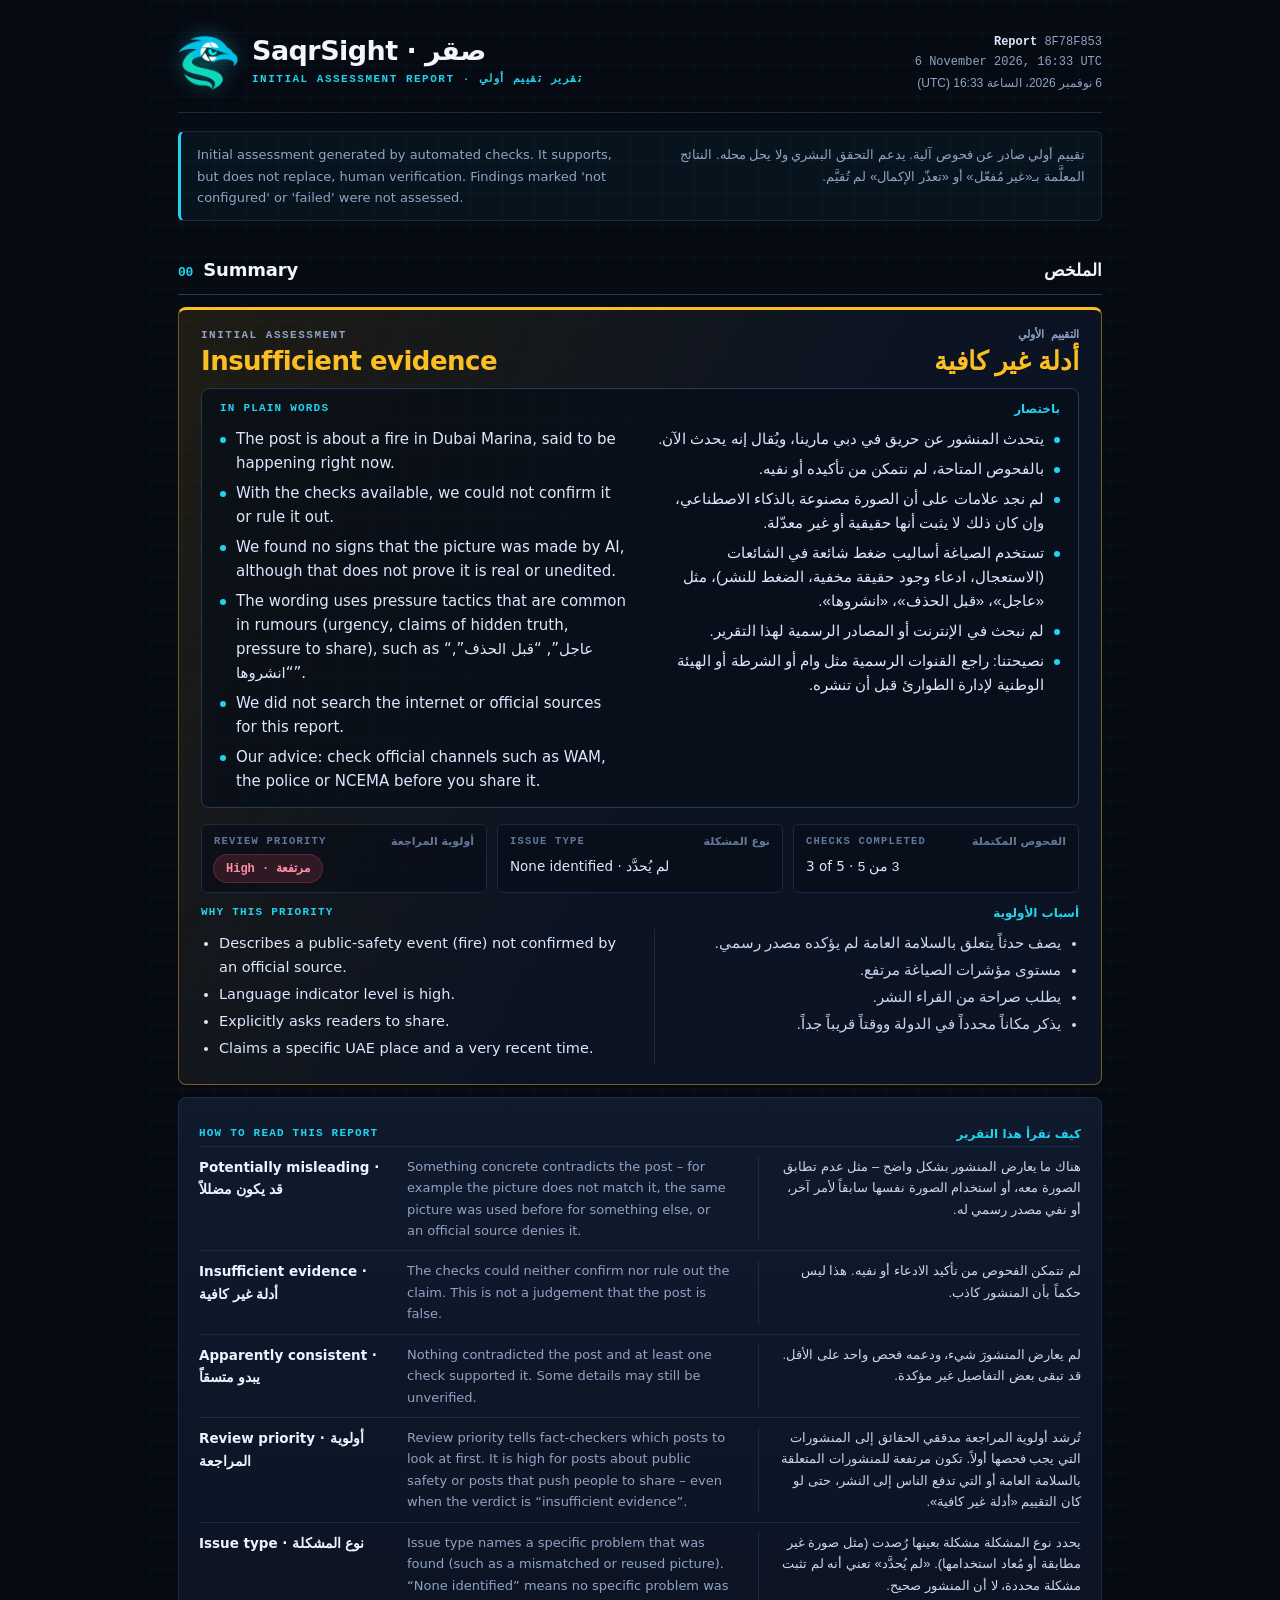
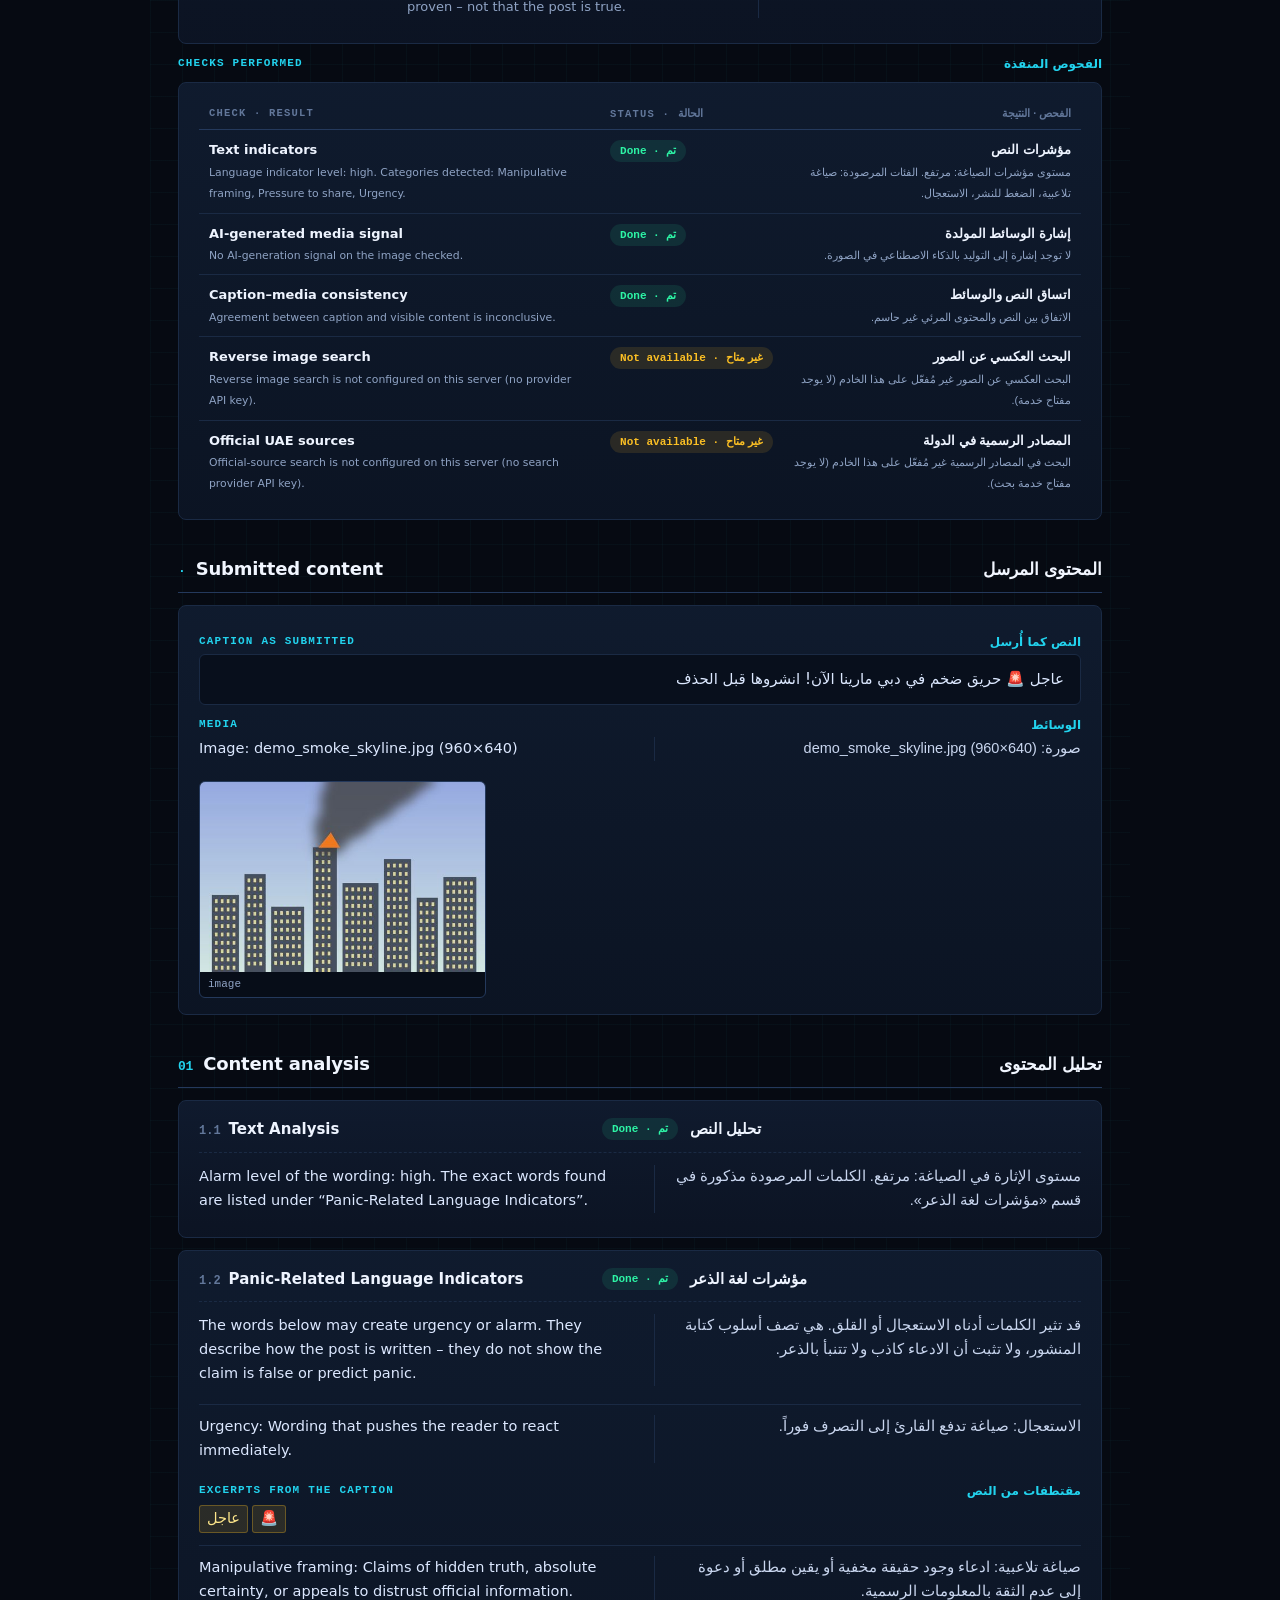
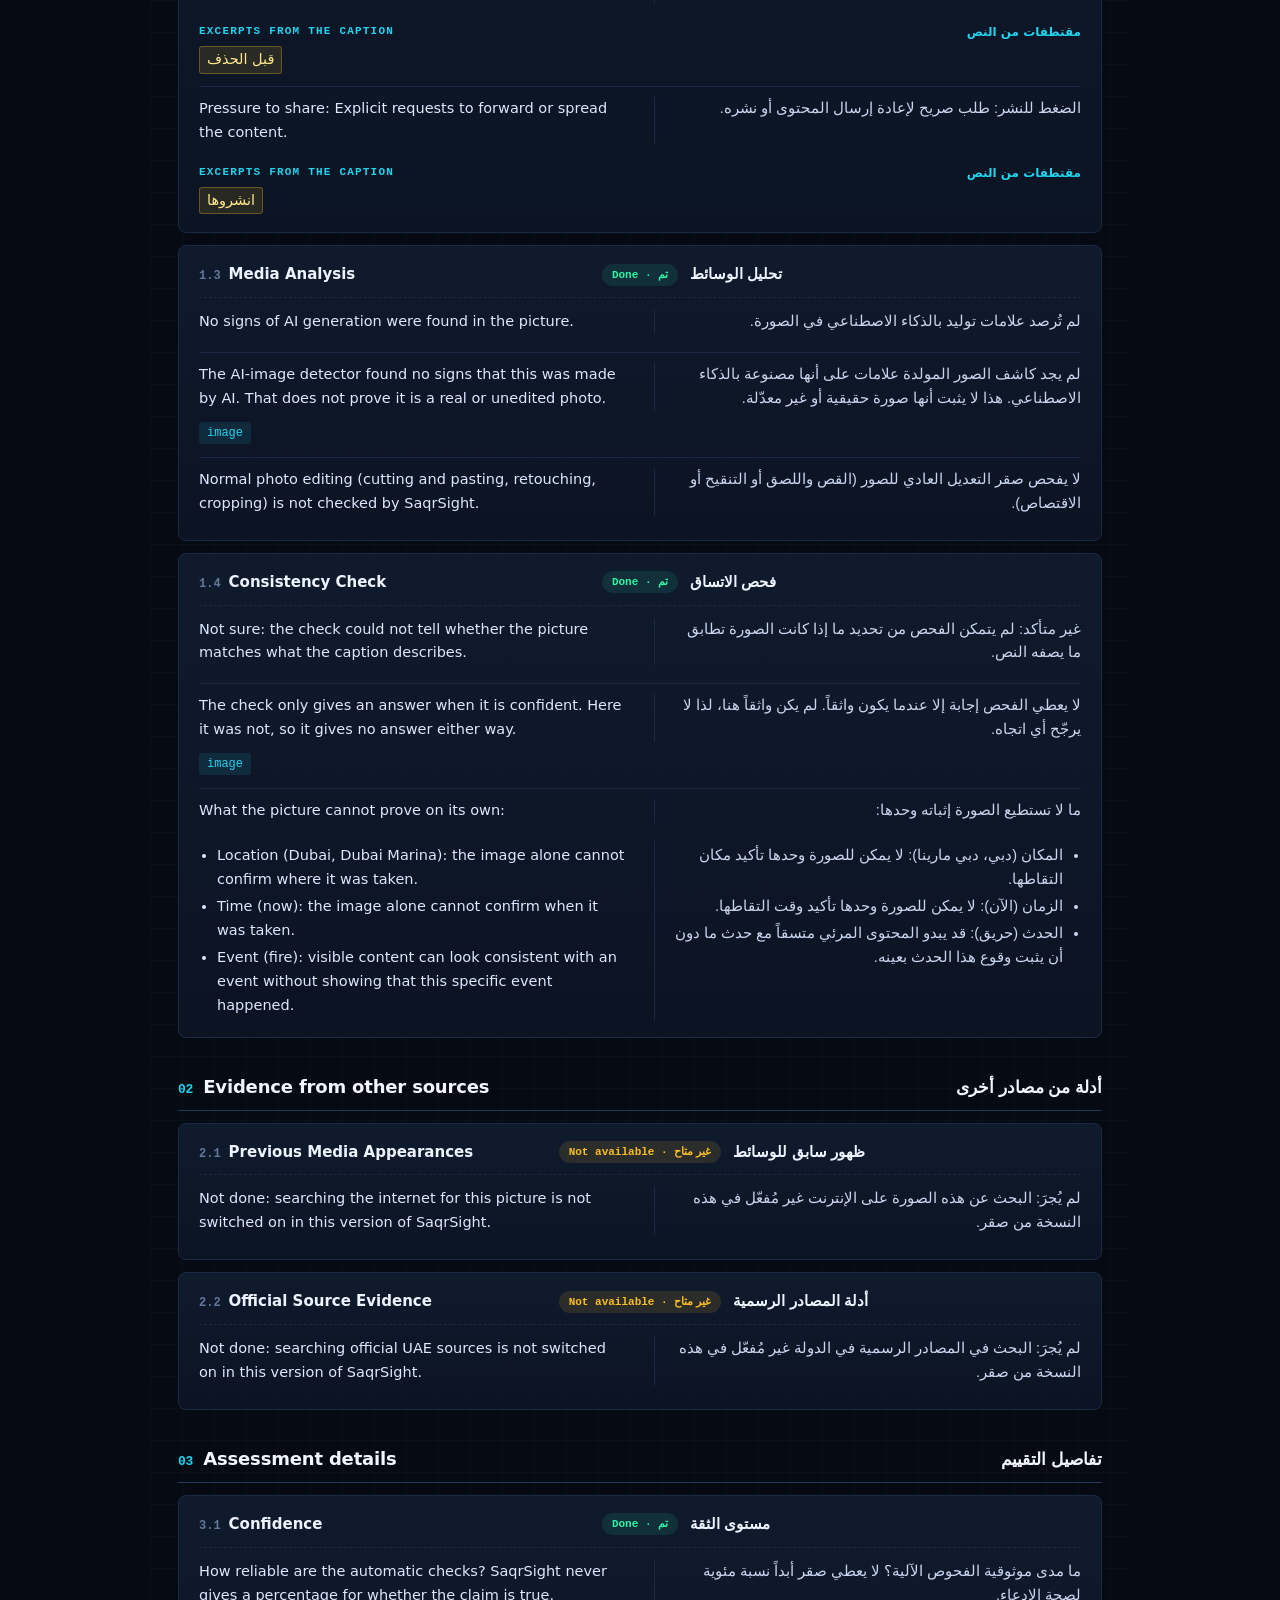
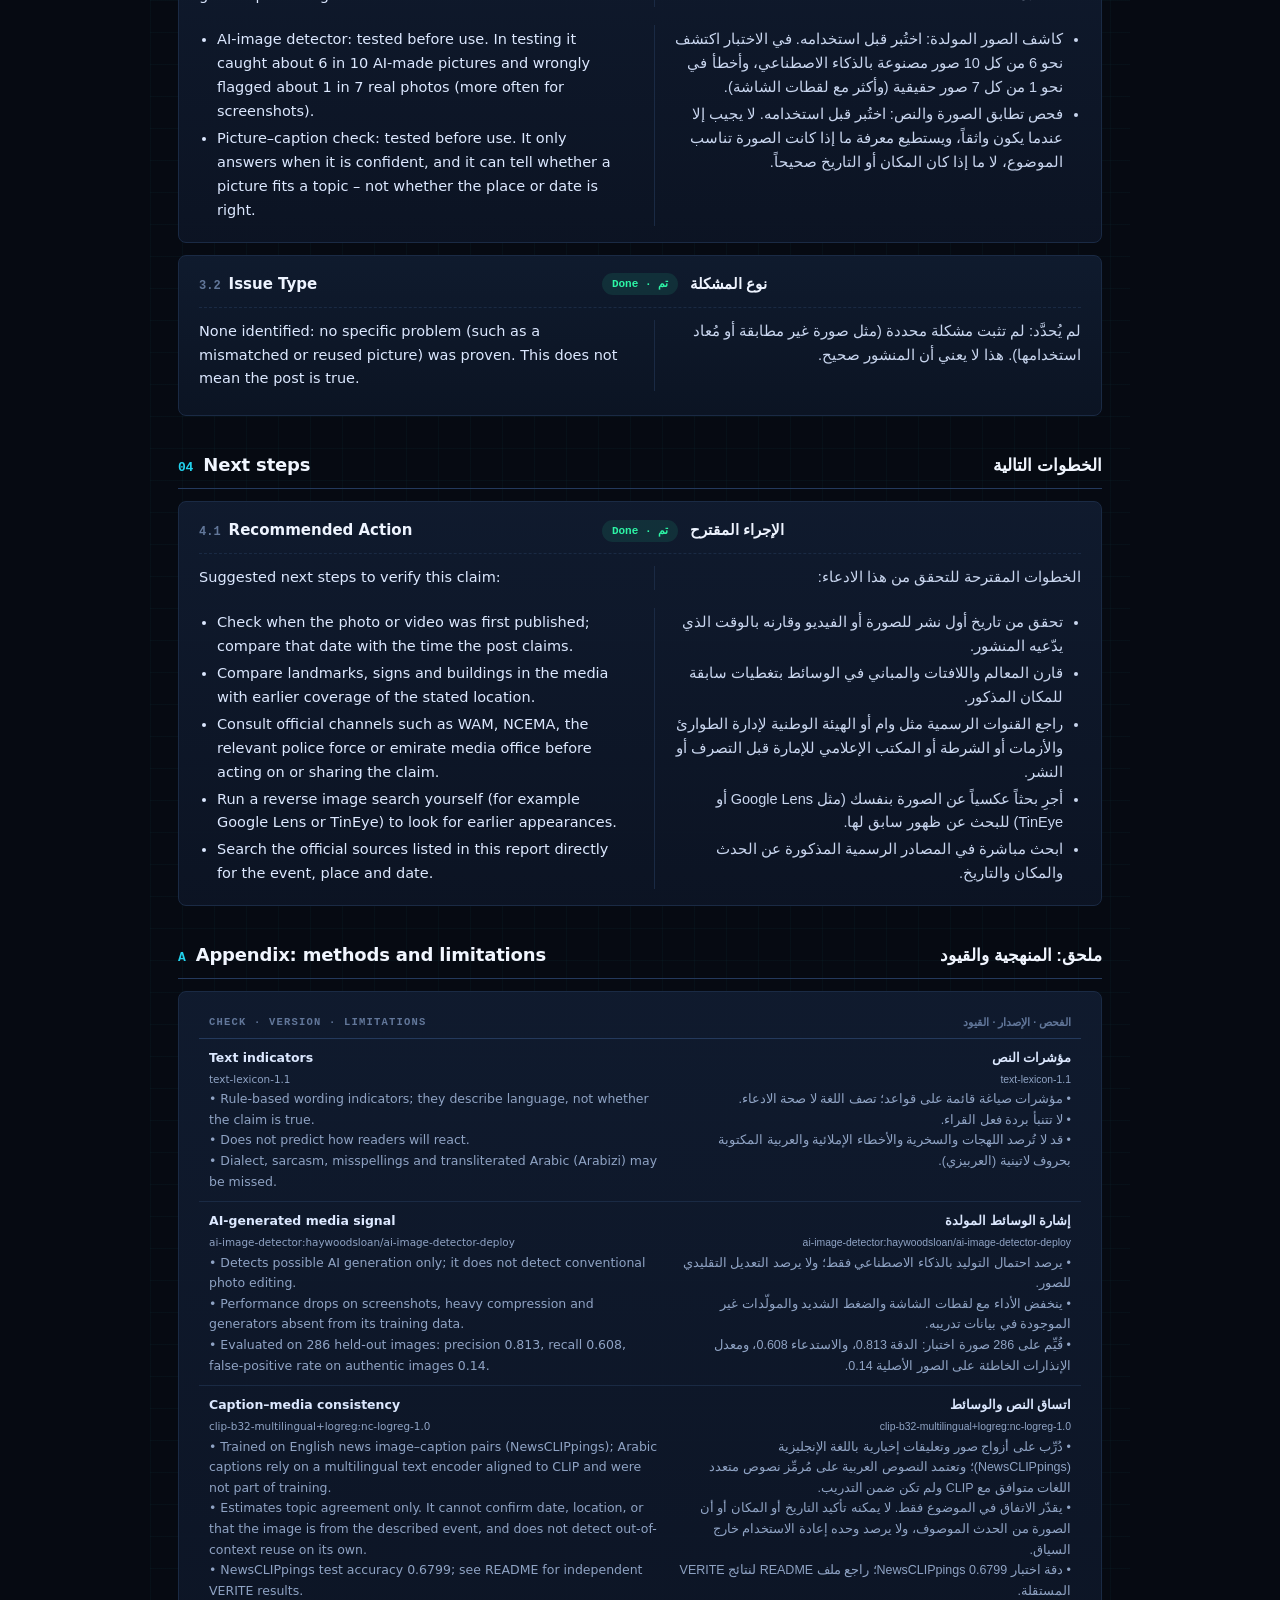
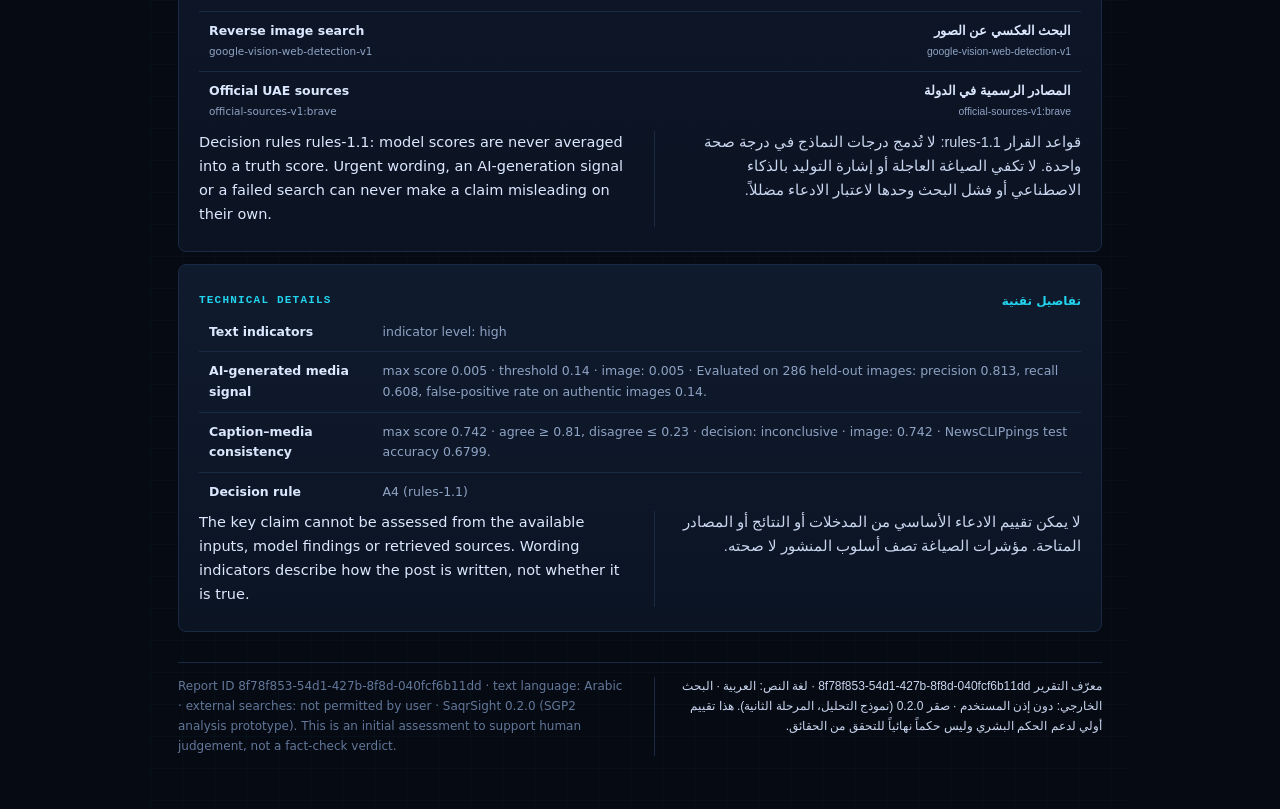
<file: samples/example_reports/ar-urgent-fire.html>
<!doctype html><html lang="en"><meta charset="utf-8"><meta name="viewport" content="width=device-width,initial-scale=1">
<title>SaqrSight report · 8f78f853</title><style>:root{--bg:#060a12;--panel:#0c1424;--panel2:#101b2f;--line:#1a2a44;--line2:#24395c;--ink:#dce8ff;--muted:#8fa3c4;
--dim:#62779a;--cyan:#22d3ee;--green:#2df5a6;--amber:#fbbf24;--red:#ff4d6d;--violet:#7c5cff;
--mono:ui-monospace,'SF Mono',SFMono-Regular,Menlo,Consolas,monospace;
--sans:system-ui,-apple-system,'Segoe UI','Geeza Pro','Noto Naskh Arabic',Tahoma,sans-serif}
*{box-sizing:border-box}
html{background:var(--bg);color-scheme:dark}
body{font:14.5px/1.65 var(--sans);max-width:980px;margin:0 auto;padding:32px 28px 56px;color:var(--ink);background:
linear-gradient(rgba(34,211,238,.03) 1px,transparent 1px) 0 0/32px 32px,
linear-gradient(90deg,rgba(34,211,238,.03) 1px,transparent 1px) 0 0/32px 32px,
radial-gradient(900px 500px at 90% -10%,rgba(34,211,238,.09),transparent 60%),var(--bg)}
p{margin:0 0 8px}ul{margin:4px 0 0;padding-inline-start:18px}li{margin:3px 0}
a{color:var(--cyan);font-weight:600;word-break:break-word}
small,.muted{color:var(--muted)}
.ar,[dir=rtl]{font-family:'Geeza Pro','Noto Naskh Arabic','Segoe UI',Tahoma,sans-serif}
/* masthead */
.mast{display:flex;justify-content:space-between;align-items:center;gap:20px;padding-bottom:18px;border-bottom:1px solid var(--line)}
.brand{display:flex;gap:14px;align-items:center}
.brand img{width:60px;height:60px;filter:drop-shadow(0 0 10px rgba(34,211,238,.35))}
.brand h1{font-size:27px;margin:0;letter-spacing:-.02em;color:#f1f6ff;line-height:1.1}
.brand small{font:600 11px/1.4 var(--mono);color:var(--cyan);letter-spacing:1.5px}
.mast-meta{font:12px/1.7 var(--mono);color:var(--muted);text-align:end}
.mast-meta b{color:var(--ink)}
.notice{display:grid;grid-template-columns:1fr 1fr;gap:20px;margin:18px 0 22px;padding:12px 16px;border:1px solid var(--line);
border-inline-start:3px solid var(--cyan);border-radius:6px;background:rgba(34,211,238,.05);color:var(--muted);font-size:13px}
/* parts */
.part{display:flex;align-items:baseline;justify-content:space-between;gap:12px;margin:34px 0 12px;padding-bottom:8px;
border-bottom:1px solid var(--line2)}
.part h2{font-size:18px;margin:0;color:#f1f6ff;letter-spacing:-.01em}
.part h2 span{font:700 13px var(--mono);color:var(--cyan);margin-inline-end:10px}
.part .ar{font-size:17px;font-weight:700;color:#f1f6ff}
/* cards */
.card{break-inside:avoid;background:linear-gradient(180deg,rgba(16,27,47,.95),rgba(12,20,36,.95));border:1px solid var(--line);
border-radius:8px;padding:16px 20px;margin:12px 0}
.card-head{display:grid;grid-template-columns:1fr auto 1fr;align-items:center;gap:12px;margin-bottom:12px;padding-bottom:10px;
border-bottom:1px dashed var(--line)}
.card-head h3{margin:0;font-size:15px;color:#eef4ff}
.card-head h3 .num{font:600 12px var(--mono);color:var(--dim);margin-inline-end:8px}
.card-head .ar{text-align:end;font-size:15px;font-weight:700;color:#eef4ff}
.bi{display:grid;grid-template-columns:1fr 1fr;gap:6px 28px}
.bi>.en{direction:ltr}
.bi>.ar{direction:rtl;text-align:right;color:#c9d6ef;border-left:1px solid var(--line);padding-left:18px}
.bi>ul.ar{padding-right:18px}
.bi+.bi{margin-top:6px}
.sub{font:600 11px/1 var(--mono);letter-spacing:1.4px;color:var(--cyan);text-transform:uppercase;margin:14px 0 6px}
.sub-bi{display:flex;justify-content:space-between;margin:14px 0 6px;font:600 11px/1 var(--mono);letter-spacing:1.2px;color:var(--cyan)}
.sub-bi .ar{font:700 12px/1 var(--sans);letter-spacing:0}
.finding{border-top:1px solid var(--line);padding-top:10px;margin-top:10px}
.finding:first-of-type{border-top:0;margin-top:0;padding-top:0}
/* chips */
.status{font:600 11px/1 var(--mono);padding:5px 10px;border-radius:99px;white-space:nowrap;background:rgba(45,245,166,.1);color:var(--green)}
.status.failed{background:rgba(255,77,109,.14);color:#ff8fa3}.status.not_configured{background:rgba(251,191,36,.12);color:var(--amber)}
.status.not_applicable{background:rgba(128,149,182,.12);color:var(--dim)}.status.pending{background:rgba(124,92,255,.16);color:#b6a5ff}
.chip{display:inline-block;font:12px/1 var(--mono);color:var(--cyan);background:rgba(34,211,238,.1);border-radius:3px;padding:5px 8px;margin:3px 4px 3px 0}
q{display:inline-block;background:rgba(251,191,36,.12);color:#fde68a;border:1px solid rgba(251,191,36,.3);border-radius:3px;
padding:1px 7px;margin:2px 4px 2px 0;quotes:none}
.prio{display:inline-block;font:700 12px/1 var(--mono);padding:7px 12px;border-radius:99px}
.prio.high{background:rgba(255,77,109,.15);color:#ff8fa3;box-shadow:0 0 0 1px rgba(255,77,109,.35)}
.prio.medium{background:rgba(251,191,36,.13);color:var(--amber);box-shadow:0 0 0 1px rgba(251,191,36,.3)}
.prio.low{background:rgba(45,245,166,.1);color:var(--green);box-shadow:0 0 0 1px rgba(45,245,166,.3)}
/* summary */
.summary{border-width:1px;border-top:3px solid var(--cyan);padding:20px 22px}
.summary.v-potentially_misleading{border-color:rgba(255,77,109,.5);border-top-color:var(--red);background:linear-gradient(120deg,rgba(255,77,109,.13),rgba(12,20,36,.96) 55%)}
.summary.v-apparently_consistent{border-color:rgba(45,245,166,.45);border-top-color:var(--green);background:linear-gradient(120deg,rgba(45,245,166,.10),rgba(12,20,36,.96) 55%)}
.summary.v-insufficient_evidence{border-color:rgba(251,191,36,.42);border-top-color:var(--amber);background:linear-gradient(120deg,rgba(251,191,36,.10),rgba(12,20,36,.96) 55%)}
.verdict{display:grid;grid-template-columns:1fr 1fr;gap:28px;align-items:end;margin-bottom:12px}
.verdict .lbl{font:600 11px/1 var(--mono);letter-spacing:1.5px;color:var(--muted);margin-bottom:6px}
.verdict .val{font-size:26px;font-weight:800;letter-spacing:-.02em;line-height:1.15}
.verdict .ar{text-align:right}
.v-potentially_misleading .val{color:#ff8fa3}.v-apparently_consistent .val{color:var(--green)}.v-insufficient_evidence .val{color:var(--amber)}
.facts{display:grid;grid-template-columns:repeat(3,1fr);gap:10px;margin-top:16px}
.fact{background:rgba(7,13,24,.65);border:1px solid var(--line);border-radius:6px;padding:10px 12px}
.fact .k{font:600 10.5px/1.3 var(--mono);letter-spacing:1.2px;color:var(--dim);display:flex;justify-content:space-between;gap:6px}
.fact .k .ar{font:700 11px var(--sans);letter-spacing:0}
.fact .v{margin-top:6px;font-size:13.5px}
/* tables */
table{width:100%;border-collapse:collapse;font-size:13px}
th{font:600 10.5px/1.3 var(--mono);letter-spacing:1.2px;color:var(--dim);text-align:start;padding:8px 10px;border-bottom:1px solid var(--line2)}
th.ar,td.ar{text-align:right;direction:rtl}
td{padding:9px 10px;border-bottom:1px solid var(--line);vertical-align:top}
tr:last-child td{border-bottom:0}
td .name{font-weight:600;color:#eef4ff}
/* submitted content */
.caption{background:rgba(7,13,24,.8);border:1px solid var(--line);border-radius:6px;padding:12px 16px;white-space:pre-wrap;font-size:15px}
.media{display:flex;flex-wrap:wrap;gap:10px;margin-top:12px}
.media figure{margin:0;border:1px solid var(--line2);border-radius:6px;overflow:hidden;background:#070d18}
.media img{display:block;max-height:190px;max-width:100%}
.media figcaption{font:11px/1.4 var(--mono);color:var(--muted);padding:5px 8px}
/* sources */
.src{border-inline-start:3px solid var(--cyan);padding:6px 12px;margin:8px 0;background:rgba(7,13,24,.45);border-radius:0 6px 6px 0}
.src .meta{font:12px/1.6 var(--mono);color:var(--muted)}
/* appendix */
.appx td{font-size:12.5px;color:var(--muted)}
.appx td .name{color:var(--ink)}
footer{margin-top:30px;padding-top:14px;border-top:1px solid var(--line);font-size:12px;color:var(--dim)}
footer .bi{gap:6px 28px}
.notice.one,.verdict.one{grid-template-columns:1fr}
.plainbox{background:rgba(7,13,24,.7);border:1px solid var(--line2);border-radius:8px;padding:12px 18px 8px;margin:6px 0 4px}
.plainbox .sub-bi{margin-top:2px}
ul.plain{list-style:none;padding:0;margin:0}
ul.plain li{position:relative;padding-inline-start:16px;margin:6px 0;font-size:15px;line-height:1.6}
ul.plain li::before{content:"";position:absolute;inset-inline-start:0;top:.62em;width:6px;height:6px;border-radius:50%;background:var(--cyan)}
.bi>ul.plain.ar{padding-right:0}
.guide .g-row{display:grid;grid-template-columns:190px 1fr;gap:6px 18px;padding:9px 0;border-top:1px solid var(--line)}
.guide .g-row:first-of-type{border-top:0}
.guide .g-term{font-weight:700;color:#eef4ff;font-size:13.5px}
.guide .bi{font-size:13px;color:var(--muted)}
.guide p{margin:0}
@media(max-width:700px){.guide .g-row{grid-template-columns:1fr}}
.ar,.ar *,[dir=rtl],[dir=rtl] *{letter-spacing:0!important}
.mode-ar .lbl,.mode-ar .fact .k,.mode-ar .sub-bi,.mode-ar th,.mode-ar .status,.mode-ar .brand small,.mode-ar .mast-meta,
.mode-ar .chip,.mode-ar .part h2 span,.mode-ar .card-head .num{font-family:var(--sans);font-size:12.5px;font-weight:700}
.mode-ar .verdict .lbl,.mode-ar .fact .k,.mode-ar .sub-bi{font-size:13px}
.mode-en .card-head,.mode-ar .card-head{grid-template-columns:1fr auto}
.mode-ar{font-family:'Geeza Pro','Noto Naskh Arabic','Segoe UI',Tahoma,sans-serif}
.mode-ar .mast-meta{text-align:start}.mode-ar th{text-align:right}
.mode-ar .src{border-radius:6px 0 0 6px}
@media(max-width:700px){.bi,.verdict,.notice{grid-template-columns:1fr}.bi>.ar{border:0;padding-left:0}.facts{grid-template-columns:1fr}
.card-head{grid-template-columns:1fr}.card-head .ar{text-align:right}.mast{flex-direction:column;align-items:flex-start}.mast-meta{text-align:start}}
@media print{
@page{size:A4;margin:14mm}
html,body{background:#fff!important;color:#111}
body{padding:0;max-width:none;font-size:11.5pt}
.card,.notice,.caption,.fact,.src,.media figure{background:#fff!important;border-color:#c9d1dc!important;color:#111}
.summary{border-top-width:4px}
h1,h2,h3,.ar,.part .ar,.card-head .ar,small,.muted,.mast-meta,.mast-meta b,footer,.brand small,.verdict .lbl,.fact .k,th,
.bi>.ar,.appx td,td .name,.src .meta,.sub,.sub-bi,.part h2 span{color:#111!important}
.status,.prio,.chip,q{background:#f1f3f7!important;color:#111!important;border:1px solid #c9d1dc!important;box-shadow:none!important}
.verdict .val{color:#111!important}a{color:#0a58a0}.brand img{filter:none}
.part{break-after:avoid}
}</style>
<body class="mode-both">
<header class="mast"><div class="brand"><img src="[data-uri]" alt="SaqrSight logo"><div><h1>SaqrSight · صقر</h1>
<small>INITIAL ASSESSMENT REPORT · تقرير تقييم أولي</small></div></div>
<div class="mast-meta"><b>Report</b> 8F78F853<br>6 November 2026, 16:33 UTC<br><span dir="rtl">6 نوفمبر 2026، الساعة 16:33 (UTC)</span></div></header>
<div class="notice"><div>Initial assessment generated by automated checks. It supports, but does not replace, human verification. Findings marked &#x27;not configured&#x27; or &#x27;failed&#x27; were not assessed.</div><div class="ar" dir="rtl">تقييم أولي صادر عن فحوص آلية. يدعم التحقق البشري ولا يحل محله. النتائج المعلَّمة بـ«غير مُفعّل» أو «تعذّر الإكمال» لم تُقيَّم.</div></div>
<div class="part"><h2><span>00</span>Summary</h2><div class="ar" dir="rtl">الملخص</div></div>
<section class="card summary v-insufficient_evidence"><div class="verdict"><div><div class="lbl">INITIAL ASSESSMENT</div><div class="val">Insufficient evidence</div></div><div class="ar" dir="rtl"><div class="lbl">التقييم الأولي</div><div class="val">أدلة غير كافية</div></div></div><div class="plainbox"><div class="sub-bi"><span>IN PLAIN WORDS</span><span class="ar" dir="rtl">باختصار</span></div><div class="bi"><ul class="plain" class="en"><li>The post is about a fire in Dubai Marina, said to be happening right now.</li><li>With the checks available, we could not confirm it or rule it out.</li><li>We found no signs that the picture was made by AI, although that does not prove it is real or unedited.</li><li>The wording uses pressure tactics that are common in rumours (urgency, claims of hidden truth, pressure to share), such as “عاجل”, “قبل الحذف”, “انشروها”.</li><li>We did not search the internet or official sources for this report.</li><li>Our advice: check official channels such as WAM, the police or NCEMA before you share it.</li></ul><ul class="plain" class="ar" dir="rtl"><li>يتحدث المنشور عن حريق في دبي مارينا، ويُقال إنه يحدث الآن.</li><li>بالفحوص المتاحة، لم نتمكن من تأكيده أو نفيه.</li><li>لم نجد علامات على أن الصورة مصنوعة بالذكاء الاصطناعي، وإن كان ذلك لا يثبت أنها حقيقية أو غير معدّلة.</li><li>تستخدم الصياغة أساليب ضغط شائعة في الشائعات (الاستعجال، ادعاء وجود حقيقة مخفية، الضغط للنشر)، مثل «⁨عاجل⁩»، «⁨قبل الحذف⁩»، «⁨انشروها⁩».</li><li>لم نبحث في الإنترنت أو المصادر الرسمية لهذا التقرير.</li><li>نصيحتنا: راجع القنوات الرسمية مثل وام أو الشرطة أو الهيئة الوطنية لإدارة الطوارئ قبل أن تنشره.</li></ul></div></div><div class="facts"><div class="fact"><div class="k"><span>REVIEW PRIORITY</span><span class="ar" dir="rtl">أولوية المراجعة</span></div><div class="v"><span class="prio high">High · <span dir="rtl">مرتفعة</span></span></div></div><div class="fact"><div class="k"><span>ISSUE TYPE</span><span class="ar" dir="rtl">نوع المشكلة</span></div><div class="v">None identified · <span dir="rtl">لم يُحدَّد</span></div></div><div class="fact"><div class="k"><span>CHECKS COMPLETED</span><span class="ar" dir="rtl">الفحوص المكتملة</span></div><div class="v">3 of 5 · <span dir="rtl">3 من 5</span></div></div></div><div class="sub-bi"><span>WHY THIS PRIORITY</span><span class="ar" dir="rtl">أسباب الأولوية</span></div><div class="bi"><ul class="en"><li>Describes a public-safety event (fire) not confirmed by an official source.</li><li>Language indicator level is high.</li><li>Explicitly asks readers to share.</li><li>Claims a specific UAE place and a very recent time.</li></ul><ul class="ar" dir="rtl"><li>يصف حدثاً يتعلق بالسلامة العامة لم يؤكده مصدر رسمي.</li><li>مستوى مؤشرات الصياغة مرتفع.</li><li>يطلب صراحة من القراء النشر.</li><li>يذكر مكاناً محدداً في الدولة ووقتاً قريباً جداً.</li></ul></div></section>
<section class="card guide"><div class="sub-bi"><span>HOW TO READ THIS REPORT</span><span class="ar" dir="rtl">كيف تقرأ هذا التقرير</span></div><div class="g-row"><div class="g-term">Potentially misleading · <span dir="rtl">قد يكون مضللاً</span></div><div class="bi"><p class="en">Something concrete contradicts the post – for example the picture does not match it, the same picture was used before for something else, or an official source denies it.</p><p class="ar" dir="rtl">هناك ما يعارض المنشور بشكل واضح – مثل عدم تطابق الصورة معه، أو استخدام الصورة نفسها سابقاً لأمر آخر، أو نفي مصدر رسمي له.</p></div></div><div class="g-row"><div class="g-term">Insufficient evidence · <span dir="rtl">أدلة غير كافية</span></div><div class="bi"><p class="en">The checks could neither confirm nor rule out the claim. This is not a judgement that the post is false.</p><p class="ar" dir="rtl">لم تتمكن الفحوص من تأكيد الادعاء أو نفيه. هذا ليس حكماً بأن المنشور كاذب.</p></div></div><div class="g-row"><div class="g-term">Apparently consistent · <span dir="rtl">يبدو متسقاً</span></div><div class="bi"><p class="en">Nothing contradicted the post and at least one check supported it. Some details may still be unverified.</p><p class="ar" dir="rtl">لم يعارض المنشورَ شيء، ودعمه فحص واحد على الأقل. قد تبقى بعض التفاصيل غير مؤكدة.</p></div></div><div class="g-row"><div class="g-term">Review priority · <span dir="rtl">أولوية المراجعة</span></div><div class="bi"><p class="en">Review priority tells fact-checkers which posts to look at first. It is high for posts about public safety or posts that push people to share – even when the verdict is “insufficient evidence”.</p><p class="ar" dir="rtl">تُرشد أولوية المراجعة مدققي الحقائق إلى المنشورات التي يجب فحصها أولاً. تكون مرتفعة للمنشورات المتعلقة بالسلامة العامة أو التي تدفع الناس إلى النشر، حتى لو كان التقييم «أدلة غير كافية».</p></div></div><div class="g-row"><div class="g-term">Issue type · <span dir="rtl">نوع المشكلة</span></div><div class="bi"><p class="en">Issue type names a specific problem that was found (such as a mismatched or reused picture). “None identified” means no specific problem was proven – not that the post is true.</p><p class="ar" dir="rtl">يحدد نوع المشكلة مشكلة بعينها رُصدت (مثل صورة غير مطابقة أو مُعاد استخدامها). «لم يُحدَّد» تعني أنه لم تثبت مشكلة محددة، لا أن المنشور صحيح.</p></div></div></section>
<div class="sub-bi"><span>CHECKS PERFORMED</span><span class="ar" dir="rtl">الفحوص المنفذة</span></div>
<section class="card"><table><thead><tr><th>CHECK · RESULT</th><th>STATUS · <span dir="rtl">الحالة</span></th><th class="ar">الفحص · النتيجة</th></tr></thead><tbody><tr><td><span class="name">Text indicators</span><br><small>Language indicator level: high. Categories detected: Manipulative framing, Pressure to share, Urgency.</small></td><td><span class="status completed">Done · <span dir="rtl">تم</span></span></td><td class="ar" dir="rtl"><span class="name">مؤشرات النص</span><br><small>مستوى مؤشرات الصياغة: مرتفع. الفئات المرصودة: صياغة تلاعبية، الضغط للنشر، الاستعجال.</small></td></tr><tr><td><span class="name">AI-generated media signal</span><br><small>No AI-generation signal on the image checked.</small></td><td><span class="status completed">Done · <span dir="rtl">تم</span></span></td><td class="ar" dir="rtl"><span class="name">إشارة الوسائط المولدة</span><br><small>لا توجد إشارة إلى التوليد بالذكاء الاصطناعي في الصورة.</small></td></tr><tr><td><span class="name">Caption–media consistency</span><br><small>Agreement between caption and visible content is inconclusive.</small></td><td><span class="status completed">Done · <span dir="rtl">تم</span></span></td><td class="ar" dir="rtl"><span class="name">اتساق النص والوسائط</span><br><small>الاتفاق بين النص والمحتوى المرئي غير حاسم.</small></td></tr><tr><td><span class="name">Reverse image search</span><br><small>Reverse image search is not configured on this server (no provider API key).</small></td><td><span class="status not_configured">Not available · <span dir="rtl">غير متاح</span></span></td><td class="ar" dir="rtl"><span class="name">البحث العكسي عن الصور</span><br><small>البحث العكسي عن الصور غير مُفعّل على هذا الخادم (لا يوجد مفتاح خدمة).</small></td></tr><tr><td><span class="name">Official UAE sources</span><br><small>Official-source search is not configured on this server (no search provider API key).</small></td><td><span class="status not_configured">Not available · <span dir="rtl">غير متاح</span></span></td><td class="ar" dir="rtl"><span class="name">المصادر الرسمية في الدولة</span><br><small>البحث في المصادر الرسمية غير مُفعّل على هذا الخادم (لا يوجد مفتاح خدمة بحث).</small></td></tr></tbody></table></section>
<div class="part"><h2><span>·</span>Submitted content</h2><div class="ar" dir="rtl">المحتوى المرسل</div></div>
<section class="card"><div class="sub-bi"><span>CAPTION AS SUBMITTED</span><span class="ar" dir="rtl">النص كما أُرسل</span></div><div class="caption" dir="auto">عاجل 🚨 حريق ضخم في دبي مارينا الآن! انشروها قبل الحذف</div><div class="sub-bi"><span>MEDIA</span><span class="ar" dir="rtl">الوسائط</span></div><div class="bi"><p class="en">Image: demo_smoke_skyline.jpg (960×640)</p><p class="ar" dir="rtl">صورة: ⁦demo_smoke_skyline.jpg (960×640)⁩</p></div><div class="media"><figure><img src="[data-uri]" alt="image"><figcaption>image</figcaption></figure></div></section>
<div class="part"><h2><span>01</span>Content analysis</h2><div class="ar" dir="rtl">تحليل المحتوى</div></div><section class="card"><div class="card-head"><h3><span class="num">1.1</span>Text Analysis</h3><span class="status completed">Done · <span dir="rtl">تم</span></span><div class="ar" dir="rtl">تحليل النص</div></div><div class="bi"><p class="en">Alarm level of the wording: high. The exact words found are listed under “Panic-Related Language Indicators”.</p><p class="ar" dir="rtl">مستوى الإثارة في الصياغة: مرتفع. الكلمات المرصودة مذكورة في قسم «مؤشرات لغة الذعر».</p></div></section><section class="card"><div class="card-head"><h3><span class="num">1.2</span>Panic-Related Language Indicators</h3><span class="status completed">Done · <span dir="rtl">تم</span></span><div class="ar" dir="rtl">مؤشرات لغة الذعر</div></div><div class="bi"><p class="en">The words below may create urgency or alarm. They describe how the post is written – they do not show the claim is false or predict panic.</p><p class="ar" dir="rtl">قد تثير الكلمات أدناه الاستعجال أو القلق. هي تصف أسلوب كتابة المنشور، ولا تثبت أن الادعاء كاذب ولا تتنبأ بالذعر.</p></div><div class="finding"><div class="bi"><p class="en">Urgency: Wording that pushes the reader to react immediately.</p><p class="ar" dir="rtl">الاستعجال: صياغة تدفع القارئ إلى التصرف فوراً.</p></div><div class="sub-bi"><span>EXCERPTS FROM THE CAPTION</span><span class="ar" dir="rtl">مقتطفات من النص</span></div><div><q dir="auto">عاجل</q><q dir="auto">🚨</q></div></div><div class="finding"><div class="bi"><p class="en">Manipulative framing: Claims of hidden truth, absolute certainty, or appeals to distrust official information.</p><p class="ar" dir="rtl">صياغة تلاعبية: ادعاء وجود حقيقة مخفية أو يقين مطلق أو دعوة إلى عدم الثقة بالمعلومات الرسمية.</p></div><div class="sub-bi"><span>EXCERPTS FROM THE CAPTION</span><span class="ar" dir="rtl">مقتطفات من النص</span></div><div><q dir="auto">قبل الحذف</q></div></div><div class="finding"><div class="bi"><p class="en">Pressure to share: Explicit requests to forward or spread the content.</p><p class="ar" dir="rtl">الضغط للنشر: طلب صريح لإعادة إرسال المحتوى أو نشره.</p></div><div class="sub-bi"><span>EXCERPTS FROM THE CAPTION</span><span class="ar" dir="rtl">مقتطفات من النص</span></div><div><q dir="auto">انشروها</q></div></div></section><section class="card"><div class="card-head"><h3><span class="num">1.3</span>Media Analysis</h3><span class="status completed">Done · <span dir="rtl">تم</span></span><div class="ar" dir="rtl">تحليل الوسائط</div></div><div class="bi"><p class="en">No signs of AI generation were found in the picture.</p><p class="ar" dir="rtl">لم تُرصد علامات توليد بالذكاء الاصطناعي في الصورة.</p></div><div class="finding"><div class="bi"><p class="en">The AI-image detector found no signs that this was made by AI. That does not prove it is a real or unedited photo.</p><p class="ar" dir="rtl">لم يجد كاشف الصور المولدة علامات على أنها مصنوعة بالذكاء الاصطناعي. هذا لا يثبت أنها صورة حقيقية أو غير معدّلة.</p></div><div><span class="chip">image</span></div></div><div class="finding"><div class="bi"><p class="en">Normal photo editing (cutting and pasting, retouching, cropping) is not checked by SaqrSight.</p><p class="ar" dir="rtl">لا يفحص صقر التعديل العادي للصور (القص واللصق أو التنقيح أو الاقتصاص).</p></div></div></section><section class="card"><div class="card-head"><h3><span class="num">1.4</span>Consistency Check</h3><span class="status completed">Done · <span dir="rtl">تم</span></span><div class="ar" dir="rtl">فحص الاتساق</div></div><div class="bi"><p class="en">Not sure: the check could not tell whether the picture matches what the caption describes.</p><p class="ar" dir="rtl">غير متأكد: لم يتمكن الفحص من تحديد ما إذا كانت الصورة تطابق ما يصفه النص.</p></div><div class="finding"><div class="bi"><p class="en">The check only gives an answer when it is confident. Here it was not, so it gives no answer either way.</p><p class="ar" dir="rtl">لا يعطي الفحص إجابة إلا عندما يكون واثقاً. لم يكن واثقاً هنا، لذا لا يرجّح أي اتجاه.</p></div><div><span class="chip">image</span></div></div><div class="finding"><div class="bi"><p class="en">What the picture cannot prove on its own:</p><p class="ar" dir="rtl">ما لا تستطيع الصورة إثباته وحدها:</p></div><div class="bi"><ul class="en"><li>Location (Dubai, Dubai Marina): the image alone cannot confirm where it was taken.</li><li>Time (now): the image alone cannot confirm when it was taken.</li><li>Event (fire): visible content can look consistent with an event without showing that this specific event happened.</li></ul><ul class="ar" dir="rtl"><li>المكان (دبي، دبي مارينا): لا يمكن للصورة وحدها تأكيد مكان التقاطها.</li><li>الزمان (الآن): لا يمكن للصورة وحدها تأكيد وقت التقاطها.</li><li>الحدث (حريق): قد يبدو المحتوى المرئي متسقاً مع حدث ما دون أن يثبت وقوع هذا الحدث بعينه.</li></ul></div></div></section><div class="part"><h2><span>02</span>Evidence from other sources</h2><div class="ar" dir="rtl">أدلة من مصادر أخرى</div></div><section class="card"><div class="card-head"><h3><span class="num">2.1</span>Previous Media Appearances</h3><span class="status not_configured">Not available · <span dir="rtl">غير متاح</span></span><div class="ar" dir="rtl">ظهور سابق للوسائط</div></div><div class="bi"><p class="en">Not done: searching the internet for this picture is not switched on in this version of SaqrSight.</p><p class="ar" dir="rtl">لم يُجرَ: البحث عن هذه الصورة على الإنترنت غير مُفعّل في هذه النسخة من صقر.</p></div></section><section class="card"><div class="card-head"><h3><span class="num">2.2</span>Official Source Evidence</h3><span class="status not_configured">Not available · <span dir="rtl">غير متاح</span></span><div class="ar" dir="rtl">أدلة المصادر الرسمية</div></div><div class="bi"><p class="en">Not done: searching official UAE sources is not switched on in this version of SaqrSight.</p><p class="ar" dir="rtl">لم يُجرَ: البحث في المصادر الرسمية في الدولة غير مُفعّل في هذه النسخة من صقر.</p></div></section><div class="part"><h2><span>03</span>Assessment details</h2><div class="ar" dir="rtl">تفاصيل التقييم</div></div><section class="card"><div class="card-head"><h3><span class="num">3.1</span>Confidence</h3><span class="status completed">Done · <span dir="rtl">تم</span></span><div class="ar" dir="rtl">مستوى الثقة</div></div><div class="bi"><p class="en">How reliable are the automatic checks? SaqrSight never gives a percentage for whether the claim is true.</p><p class="ar" dir="rtl">ما مدى موثوقية الفحوص الآلية؟ لا يعطي صقر أبداً نسبة مئوية لصحة الادعاء.</p></div><div class="bi"><ul class="en"><li>AI-image detector: tested before use. In testing it caught about 6 in 10 AI-made pictures and wrongly flagged about 1 in 7 real photos (more often for screenshots).</li><li>Picture–caption check: tested before use. It only answers when it is confident, and it can tell whether a picture fits a topic – not whether the place or date is right.</li></ul><ul class="ar" dir="rtl"><li>كاشف الصور المولدة: اختُبر قبل استخدامه. في الاختبار اكتشف نحو 6 من كل 10 صور مصنوعة بالذكاء الاصطناعي، وأخطأ في نحو 1 من كل 7 صور حقيقية (وأكثر مع لقطات الشاشة).</li><li>فحص تطابق الصورة والنص: اختُبر قبل استخدامه. لا يجيب إلا عندما يكون واثقاً، ويستطيع معرفة ما إذا كانت الصورة تناسب الموضوع، لا ما إذا كان المكان أو التاريخ صحيحاً.</li></ul></div></section><section class="card"><div class="card-head"><h3><span class="num">3.2</span>Issue Type</h3><span class="status completed">Done · <span dir="rtl">تم</span></span><div class="ar" dir="rtl">نوع المشكلة</div></div><div class="bi"><p class="en">None identified: no specific problem (such as a mismatched or reused picture) was proven. This does not mean the post is true.</p><p class="ar" dir="rtl">لم يُحدَّد: لم تثبت مشكلة محددة (مثل صورة غير مطابقة أو مُعاد استخدامها). هذا لا يعني أن المنشور صحيح.</p></div></section><div class="part"><h2><span>04</span>Next steps</h2><div class="ar" dir="rtl">الخطوات التالية</div></div><section class="card"><div class="card-head"><h3><span class="num">4.1</span>Recommended Action</h3><span class="status completed">Done · <span dir="rtl">تم</span></span><div class="ar" dir="rtl">الإجراء المقترح</div></div><div class="bi"><p class="en">Suggested next steps to verify this claim:</p><p class="ar" dir="rtl">الخطوات المقترحة للتحقق من هذا الادعاء:</p></div><div class="bi"><ul class="en"><li>Check when the photo or video was first published; compare that date with the time the post claims.</li><li>Compare landmarks, signs and buildings in the media with earlier coverage of the stated location.</li><li>Consult official channels such as WAM, NCEMA, the relevant police force or emirate media office before acting on or sharing the claim.</li><li>Run a reverse image search yourself (for example Google Lens or TinEye) to look for earlier appearances.</li><li>Search the official sources listed in this report directly for the event, place and date.</li></ul><ul class="ar" dir="rtl"><li>تحقق من تاريخ أول نشر للصورة أو الفيديو وقارنه بالوقت الذي يدّعيه المنشور.</li><li>قارن المعالم واللافتات والمباني في الوسائط بتغطيات سابقة للمكان المذكور.</li><li>راجع القنوات الرسمية مثل وام أو الهيئة الوطنية لإدارة الطوارئ والأزمات أو الشرطة أو المكتب الإعلامي للإمارة قبل التصرف أو النشر.</li><li>أجرِ بحثاً عكسياً عن الصورة بنفسك (مثل Google Lens أو TinEye) للبحث عن ظهور سابق لها.</li><li>ابحث مباشرة في المصادر الرسمية المذكورة عن الحدث والمكان والتاريخ.</li></ul></div></section>
<div class="part"><h2><span>A</span>Appendix: methods and limitations</h2><div class="ar" dir="rtl">ملحق: المنهجية والقيود</div></div><section class="card appx"><table><thead><tr><th>CHECK · VERSION · LIMITATIONS</th><th class="ar">الفحص · الإصدار · القيود</th></tr></thead><tbody><tr><td><span class="name">Text indicators</span><br><small>text-lexicon-1.1</small><div>• Rule-based wording indicators; they describe language, not whether the claim is true.</div><div>• Does not predict how readers will react.</div><div>• Dialect, sarcasm, misspellings and transliterated Arabic (Arabizi) may be missed.</div></td><td class="ar" dir="rtl"><span class="name">مؤشرات النص</span><br><small>text-lexicon-1.1</small><div>• مؤشرات صياغة قائمة على قواعد؛ تصف اللغة لا صحة الادعاء.</div><div>• لا تتنبأ بردة فعل القراء.</div><div>• قد لا تُرصد اللهجات والسخرية والأخطاء الإملائية والعربية المكتوبة بحروف لاتينية (العربيزي).</div></td></tr><tr><td><span class="name">AI-generated media signal</span><br><small>ai-image-detector:haywoodsloan/ai-image-detector-deploy</small><div>• Detects possible AI generation only; it does not detect conventional photo editing.</div><div>• Performance drops on screenshots, heavy compression and generators absent from its training data.</div><div>• Evaluated on 286 held-out images: precision 0.813, recall 0.608, false-positive rate on authentic images 0.14.</div></td><td class="ar" dir="rtl"><span class="name">إشارة الوسائط المولدة</span><br><small>ai-image-detector:haywoodsloan/ai-image-detector-deploy</small><div>• يرصد احتمال التوليد بالذكاء الاصطناعي فقط؛ ولا يرصد التعديل التقليدي للصور.</div><div>• ينخفض الأداء مع لقطات الشاشة والضغط الشديد والمولّدات غير الموجودة في بيانات تدريبه.</div><div>• قُيِّم على 286 صورة اختبار: الدقة 0.813، والاستدعاء 0.608، ومعدل الإنذارات الخاطئة على الصور الأصلية 0.14.</div></td></tr><tr><td><span class="name">Caption–media consistency</span><br><small>clip-b32-multilingual+logreg:nc-logreg-1.0</small><div>• Trained on English news image–caption pairs (NewsCLIPpings); Arabic captions rely on a multilingual text encoder aligned to CLIP and were not part of training.</div><div>• Estimates topic agreement only. It cannot confirm date, location, or that the image is from the described event, and does not detect out-of-context reuse on its own.</div><div>• NewsCLIPpings test accuracy 0.6799; see README for independent VERITE results.</div></td><td class="ar" dir="rtl"><span class="name">اتساق النص والوسائط</span><br><small>clip-b32-multilingual+logreg:nc-logreg-1.0</small><div>• دُرِّب على أزواج صور وتعليقات إخبارية باللغة الإنجليزية (NewsCLIPpings)؛ وتعتمد النصوص العربية على مُرمِّز نصوص متعدد اللغات متوافق مع CLIP ولم تكن ضمن التدريب.</div><div>• يقدّر الاتفاق في الموضوع فقط. لا يمكنه تأكيد التاريخ أو المكان أو أن الصورة من الحدث الموصوف، ولا يرصد وحده إعادة الاستخدام خارج السياق.</div><div>• دقة اختبار NewsCLIPpings 0.6799؛ راجع ملف README لنتائج VERITE المستقلة.</div></td></tr><tr><td><span class="name">Reverse image search</span><br><small>google-vision-web-detection-v1</small></td><td class="ar" dir="rtl"><span class="name">البحث العكسي عن الصور</span><br><small>google-vision-web-detection-v1</small></td></tr><tr><td><span class="name">Official UAE sources</span><br><small>official-sources-v1:brave</small></td><td class="ar" dir="rtl"><span class="name">المصادر الرسمية في الدولة</span><br><small>official-sources-v1:brave</small></td></tr></tbody></table><div class="bi"><p class="en">Decision rules rules-1.1: model scores are never averaged into a truth score. Urgent wording, an AI-generation signal or a failed search can never make a claim misleading on their own.</p><p class="ar" dir="rtl">قواعد القرار rules-1.1: لا تُدمج درجات النماذج في درجة صحة واحدة. لا تكفي الصياغة العاجلة أو إشارة التوليد بالذكاء الاصطناعي أو فشل البحث وحدها لاعتبار الادعاء مضللاً.</p></div></section><section class="card appx"><div class="sub-bi"><span>TECHNICAL DETAILS</span><span class="ar" dir="rtl">تفاصيل تقنية</span></div><table><tbody><tr><td><span class="name">Text indicators</span></td><td dir="ltr">indicator level: high</td></tr><tr><td><span class="name">AI-generated media signal</span></td><td dir="ltr">max score 0.005 · threshold 0.14 · image: 0.005 · Evaluated on 286 held-out images: precision 0.813, recall 0.608, false-positive rate on authentic images 0.14.</td></tr><tr><td><span class="name">Caption–media consistency</span></td><td dir="ltr">max score 0.742 · agree ≥ 0.81, disagree ≤ 0.23 · decision: inconclusive · image: 0.742 · NewsCLIPpings test accuracy 0.6799.</td></tr><tr><td><span class="name">Decision rule</span></td><td dir="ltr">A4 (rules-1.1)</td></tr></tbody></table><div class="bi"><p class="en">The key claim cannot be assessed from the available inputs, model findings or retrieved sources. Wording indicators describe how the post is written, not whether it is true.</p><p class="ar" dir="rtl">لا يمكن تقييم الادعاء الأساسي من المدخلات أو النتائج أو المصادر المتاحة. مؤشرات الصياغة تصف أسلوب المنشور لا صحته.</p></div></section>
<footer><div class="bi"><div class="en">Report ID 8f78f853-54d1-427b-8f8d-040fcf6b11dd · text language: Arabic · external searches: not permitted by user · SaqrSight 0.2.0 (SGP2 analysis prototype). This is an initial assessment to support human judgement, not a fact-check verdict.</div><div class="ar" dir="rtl">معرّف التقرير 8f78f853-54d1-427b-8f8d-040fcf6b11dd · لغة النص: العربية · البحث الخارجي: دون إذن المستخدم · صقر 0.2.0 (نموذج التحليل، المرحلة الثانية). هذا تقييم أولي لدعم الحكم البشري وليس حكماً نهائياً للتحقق من الحقائق.</div></div></footer></body></html>
</file>
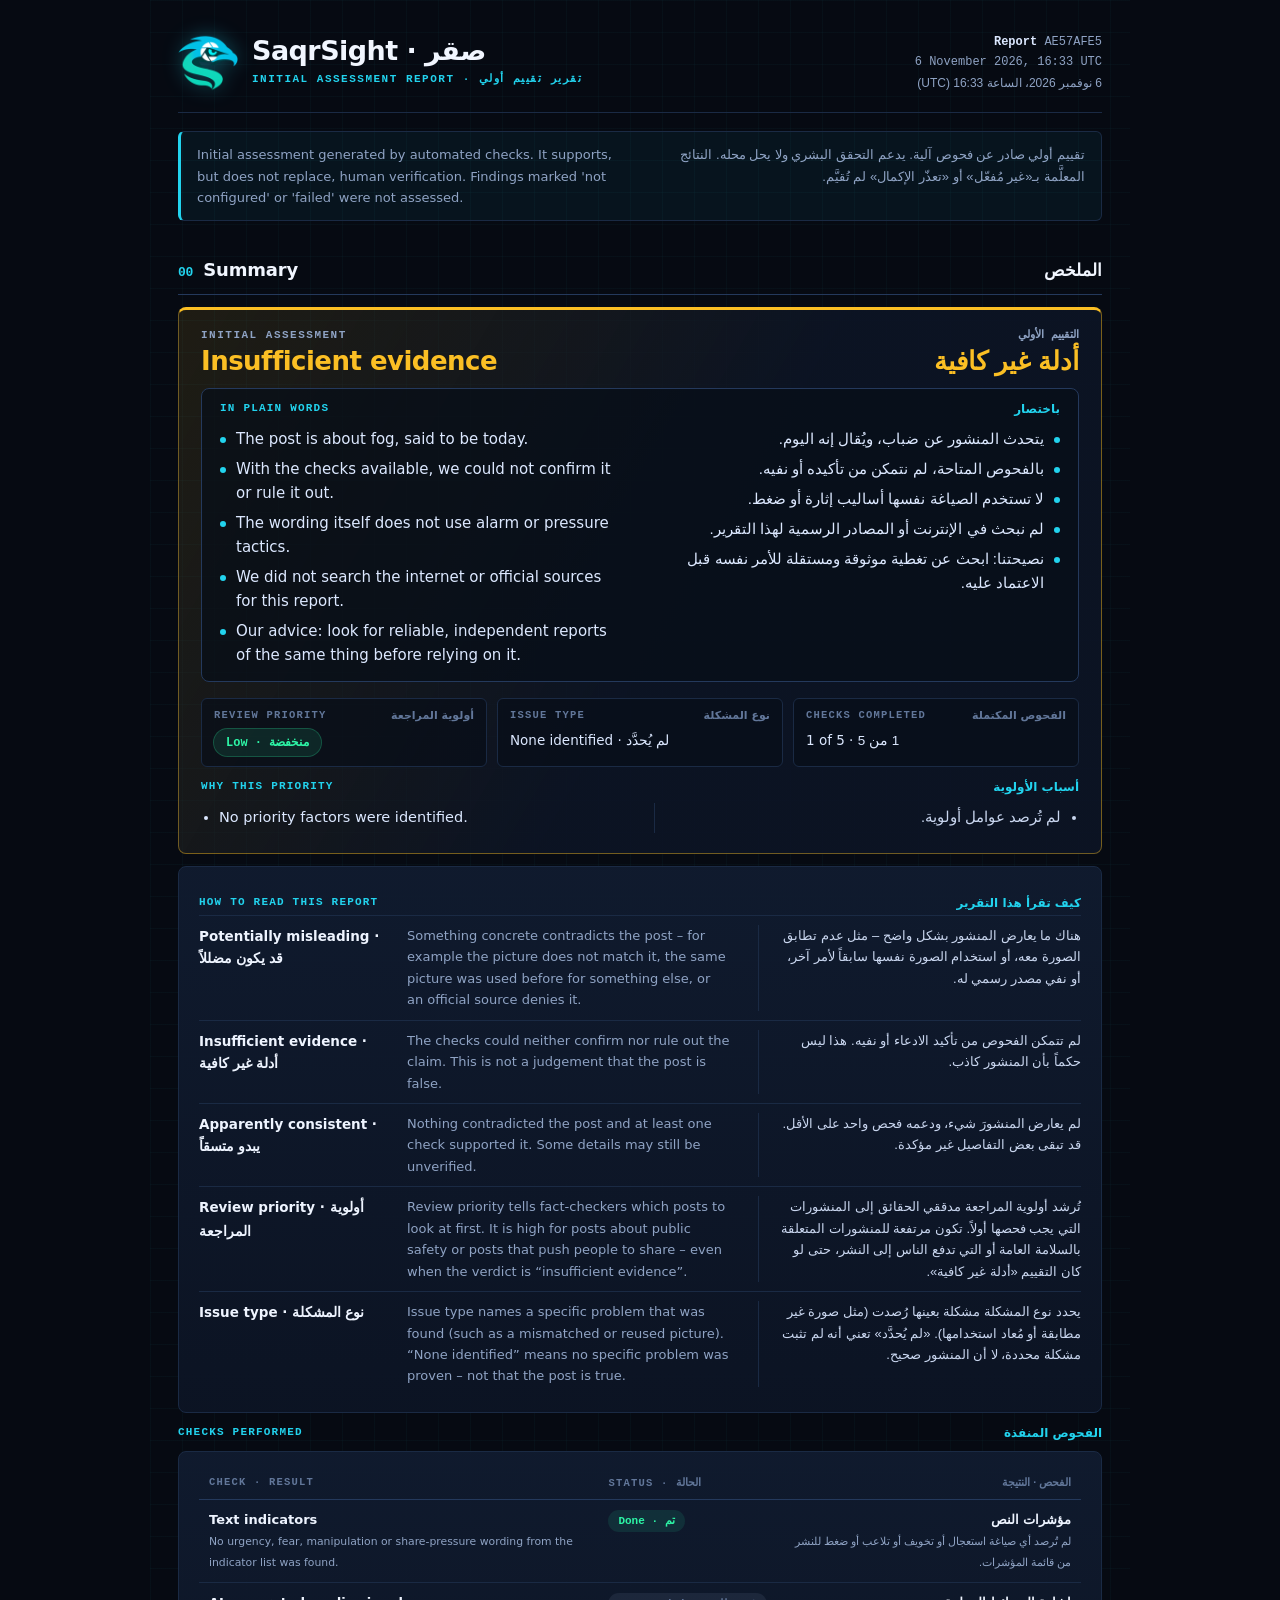
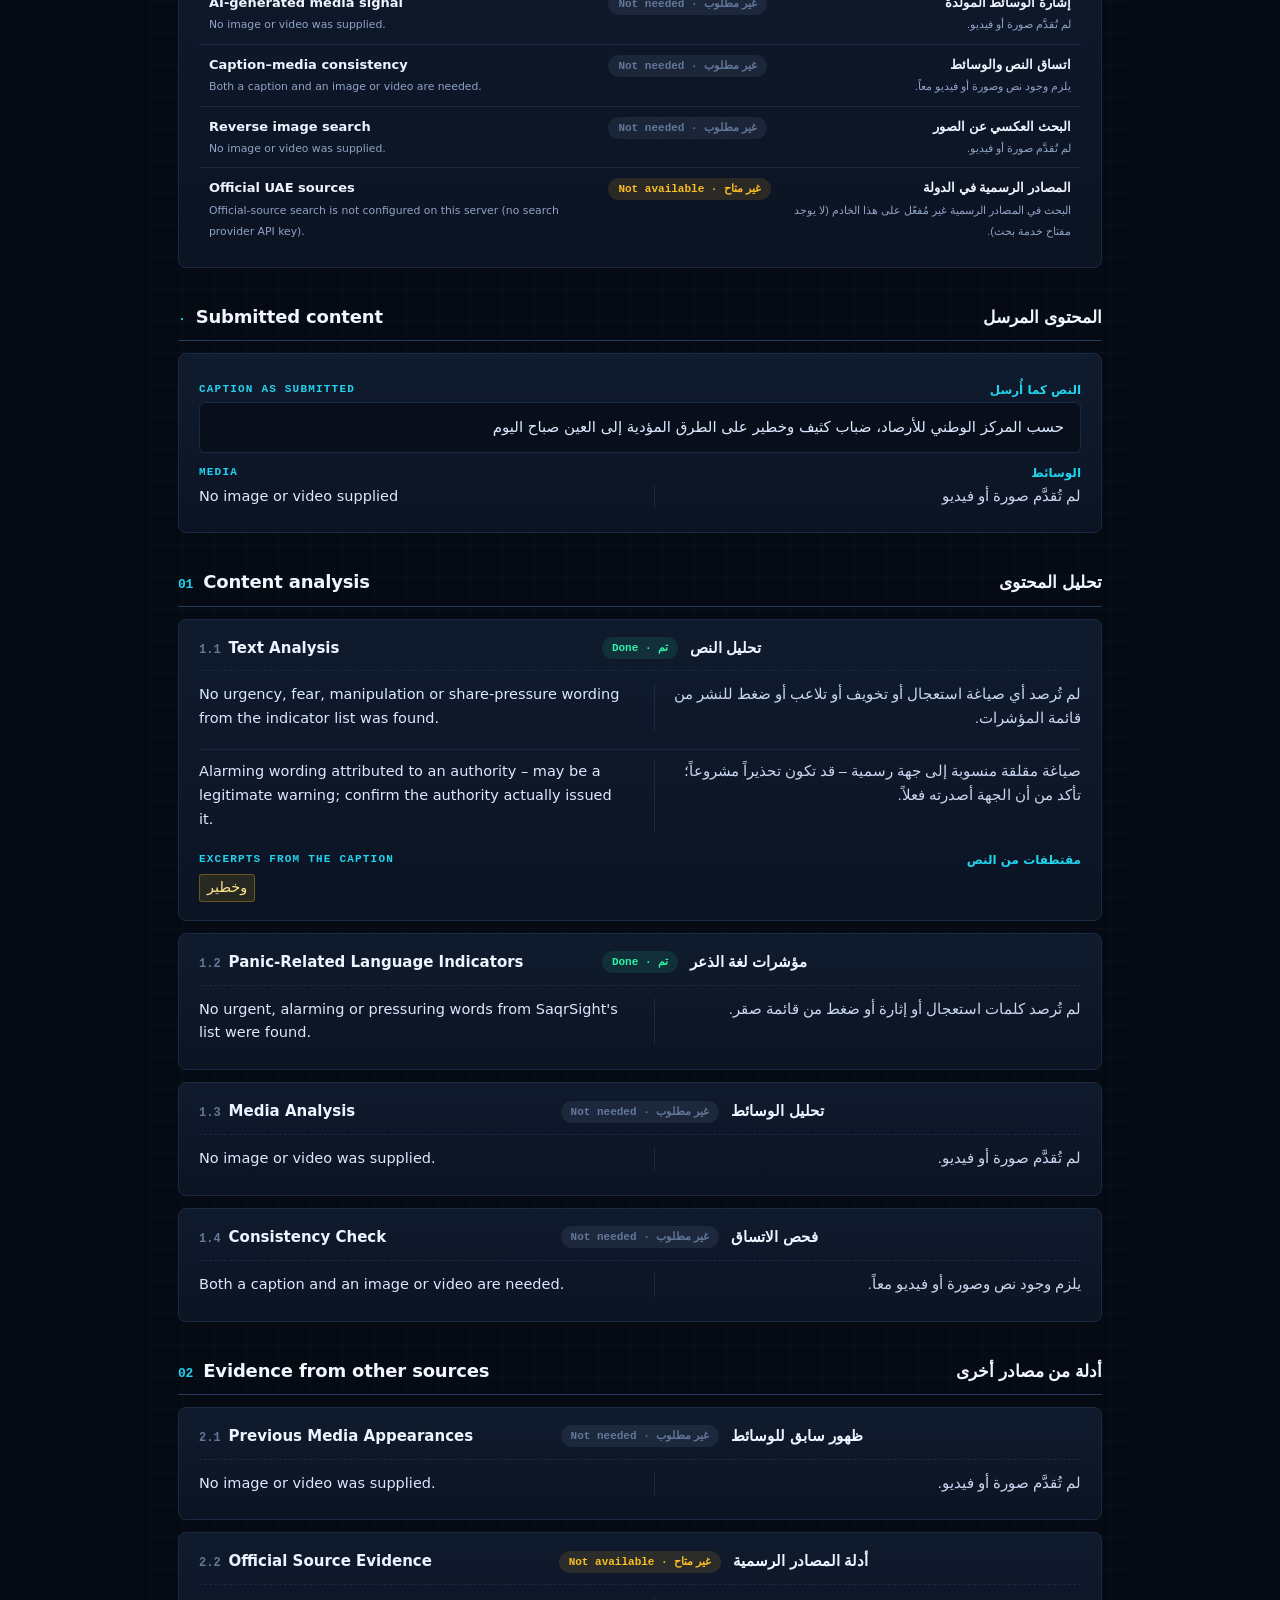
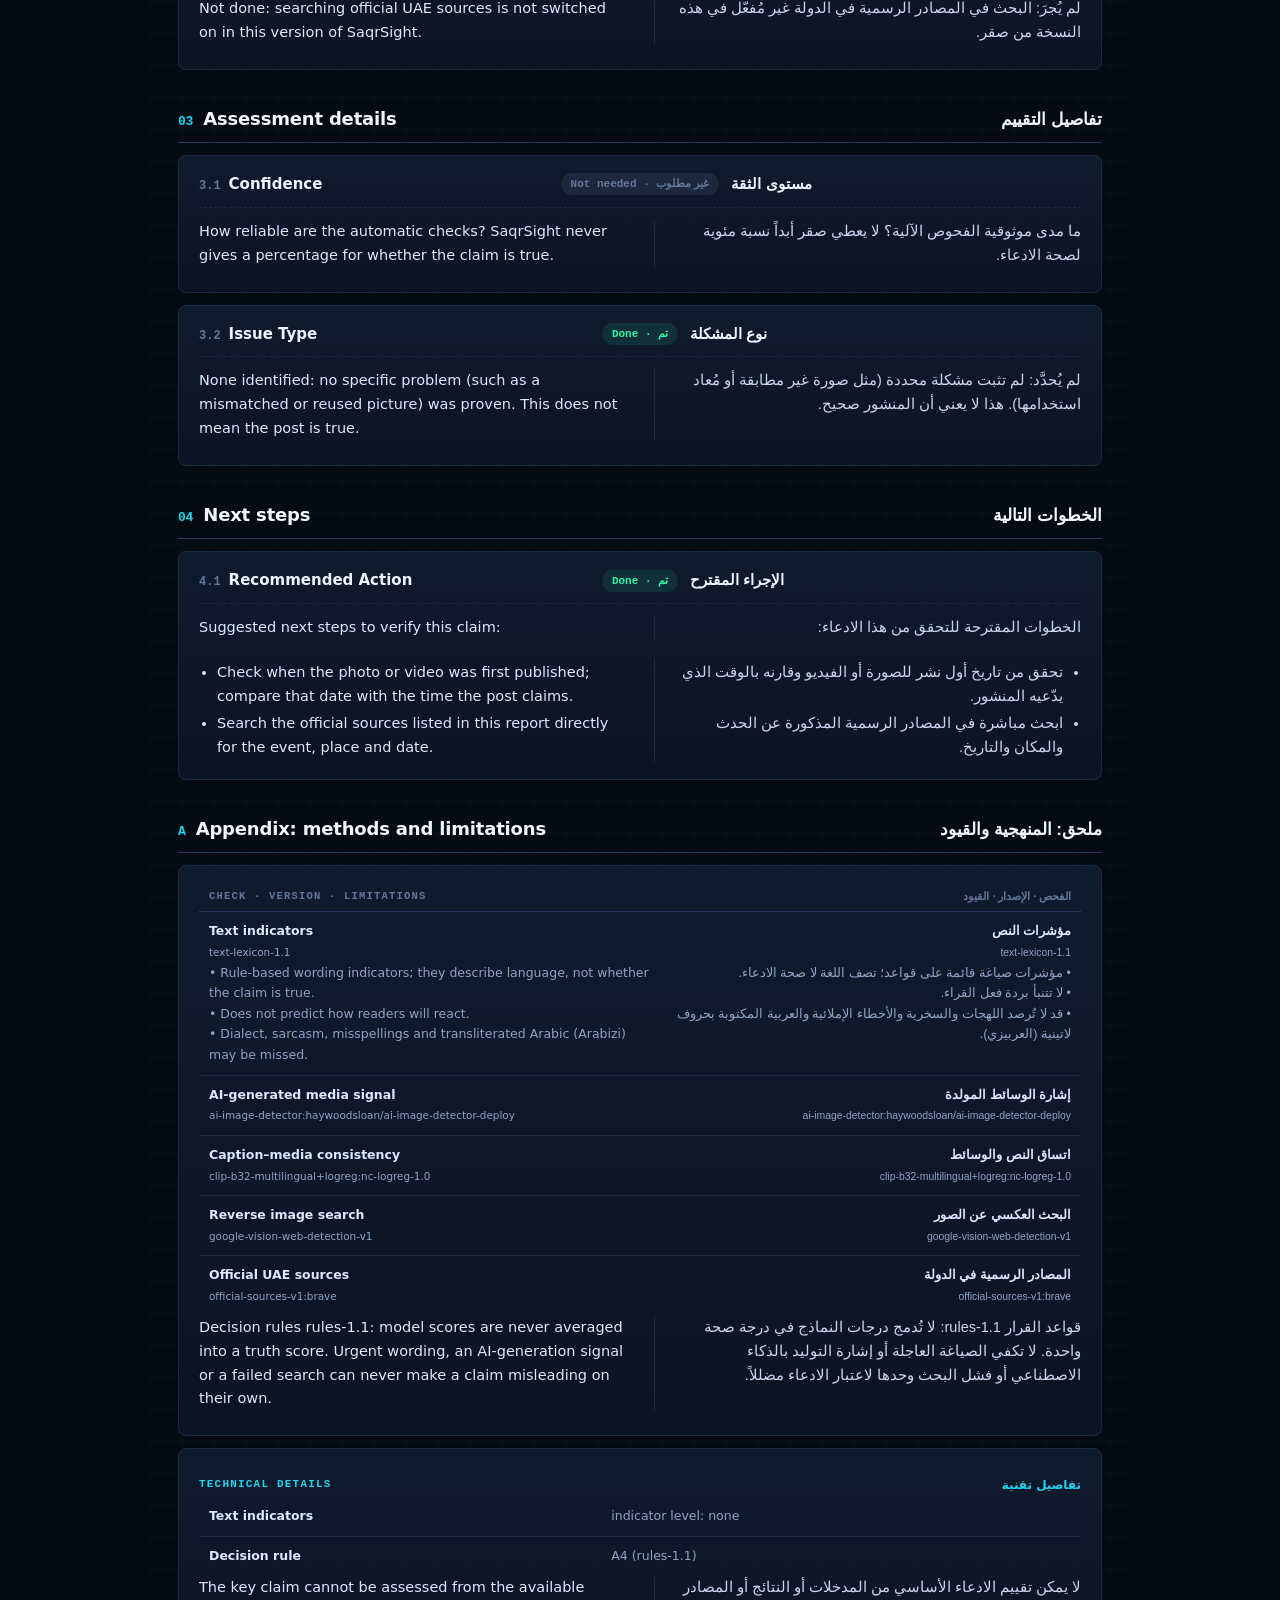
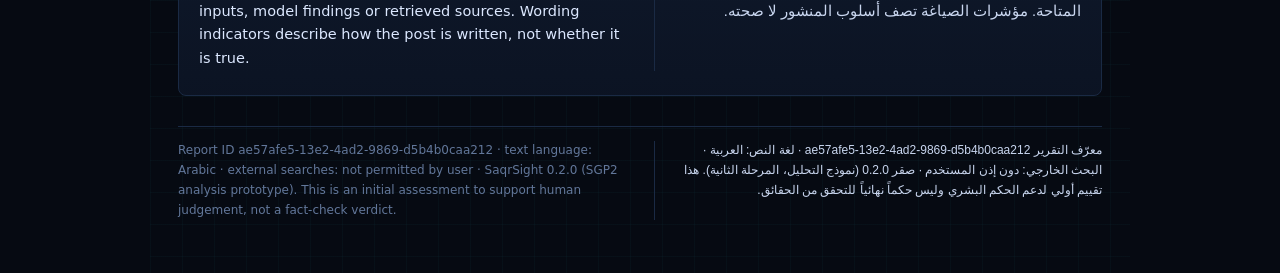
<file: samples/example_reports/ar-warning.html>
<!doctype html><html lang="en"><meta charset="utf-8"><meta name="viewport" content="width=device-width,initial-scale=1">
<title>SaqrSight report · ae57afe5</title><style>:root{--bg:#060a12;--panel:#0c1424;--panel2:#101b2f;--line:#1a2a44;--line2:#24395c;--ink:#dce8ff;--muted:#8fa3c4;
--dim:#62779a;--cyan:#22d3ee;--green:#2df5a6;--amber:#fbbf24;--red:#ff4d6d;--violet:#7c5cff;
--mono:ui-monospace,'SF Mono',SFMono-Regular,Menlo,Consolas,monospace;
--sans:system-ui,-apple-system,'Segoe UI','Geeza Pro','Noto Naskh Arabic',Tahoma,sans-serif}
*{box-sizing:border-box}
html{background:var(--bg);color-scheme:dark}
body{font:14.5px/1.65 var(--sans);max-width:980px;margin:0 auto;padding:32px 28px 56px;color:var(--ink);background:
linear-gradient(rgba(34,211,238,.03) 1px,transparent 1px) 0 0/32px 32px,
linear-gradient(90deg,rgba(34,211,238,.03) 1px,transparent 1px) 0 0/32px 32px,
radial-gradient(900px 500px at 90% -10%,rgba(34,211,238,.09),transparent 60%),var(--bg)}
p{margin:0 0 8px}ul{margin:4px 0 0;padding-inline-start:18px}li{margin:3px 0}
a{color:var(--cyan);font-weight:600;word-break:break-word}
small,.muted{color:var(--muted)}
.ar,[dir=rtl]{font-family:'Geeza Pro','Noto Naskh Arabic','Segoe UI',Tahoma,sans-serif}
/* masthead */
.mast{display:flex;justify-content:space-between;align-items:center;gap:20px;padding-bottom:18px;border-bottom:1px solid var(--line)}
.brand{display:flex;gap:14px;align-items:center}
.brand img{width:60px;height:60px;filter:drop-shadow(0 0 10px rgba(34,211,238,.35))}
.brand h1{font-size:27px;margin:0;letter-spacing:-.02em;color:#f1f6ff;line-height:1.1}
.brand small{font:600 11px/1.4 var(--mono);color:var(--cyan);letter-spacing:1.5px}
.mast-meta{font:12px/1.7 var(--mono);color:var(--muted);text-align:end}
.mast-meta b{color:var(--ink)}
.notice{display:grid;grid-template-columns:1fr 1fr;gap:20px;margin:18px 0 22px;padding:12px 16px;border:1px solid var(--line);
border-inline-start:3px solid var(--cyan);border-radius:6px;background:rgba(34,211,238,.05);color:var(--muted);font-size:13px}
/* parts */
.part{display:flex;align-items:baseline;justify-content:space-between;gap:12px;margin:34px 0 12px;padding-bottom:8px;
border-bottom:1px solid var(--line2)}
.part h2{font-size:18px;margin:0;color:#f1f6ff;letter-spacing:-.01em}
.part h2 span{font:700 13px var(--mono);color:var(--cyan);margin-inline-end:10px}
.part .ar{font-size:17px;font-weight:700;color:#f1f6ff}
/* cards */
.card{break-inside:avoid;background:linear-gradient(180deg,rgba(16,27,47,.95),rgba(12,20,36,.95));border:1px solid var(--line);
border-radius:8px;padding:16px 20px;margin:12px 0}
.card-head{display:grid;grid-template-columns:1fr auto 1fr;align-items:center;gap:12px;margin-bottom:12px;padding-bottom:10px;
border-bottom:1px dashed var(--line)}
.card-head h3{margin:0;font-size:15px;color:#eef4ff}
.card-head h3 .num{font:600 12px var(--mono);color:var(--dim);margin-inline-end:8px}
.card-head .ar{text-align:end;font-size:15px;font-weight:700;color:#eef4ff}
.bi{display:grid;grid-template-columns:1fr 1fr;gap:6px 28px}
.bi>.en{direction:ltr}
.bi>.ar{direction:rtl;text-align:right;color:#c9d6ef;border-left:1px solid var(--line);padding-left:18px}
.bi>ul.ar{padding-right:18px}
.bi+.bi{margin-top:6px}
.sub{font:600 11px/1 var(--mono);letter-spacing:1.4px;color:var(--cyan);text-transform:uppercase;margin:14px 0 6px}
.sub-bi{display:flex;justify-content:space-between;margin:14px 0 6px;font:600 11px/1 var(--mono);letter-spacing:1.2px;color:var(--cyan)}
.sub-bi .ar{font:700 12px/1 var(--sans);letter-spacing:0}
.finding{border-top:1px solid var(--line);padding-top:10px;margin-top:10px}
.finding:first-of-type{border-top:0;margin-top:0;padding-top:0}
/* chips */
.status{font:600 11px/1 var(--mono);padding:5px 10px;border-radius:99px;white-space:nowrap;background:rgba(45,245,166,.1);color:var(--green)}
.status.failed{background:rgba(255,77,109,.14);color:#ff8fa3}.status.not_configured{background:rgba(251,191,36,.12);color:var(--amber)}
.status.not_applicable{background:rgba(128,149,182,.12);color:var(--dim)}.status.pending{background:rgba(124,92,255,.16);color:#b6a5ff}
.chip{display:inline-block;font:12px/1 var(--mono);color:var(--cyan);background:rgba(34,211,238,.1);border-radius:3px;padding:5px 8px;margin:3px 4px 3px 0}
q{display:inline-block;background:rgba(251,191,36,.12);color:#fde68a;border:1px solid rgba(251,191,36,.3);border-radius:3px;
padding:1px 7px;margin:2px 4px 2px 0;quotes:none}
.prio{display:inline-block;font:700 12px/1 var(--mono);padding:7px 12px;border-radius:99px}
.prio.high{background:rgba(255,77,109,.15);color:#ff8fa3;box-shadow:0 0 0 1px rgba(255,77,109,.35)}
.prio.medium{background:rgba(251,191,36,.13);color:var(--amber);box-shadow:0 0 0 1px rgba(251,191,36,.3)}
.prio.low{background:rgba(45,245,166,.1);color:var(--green);box-shadow:0 0 0 1px rgba(45,245,166,.3)}
/* summary */
.summary{border-width:1px;border-top:3px solid var(--cyan);padding:20px 22px}
.summary.v-potentially_misleading{border-color:rgba(255,77,109,.5);border-top-color:var(--red);background:linear-gradient(120deg,rgba(255,77,109,.13),rgba(12,20,36,.96) 55%)}
.summary.v-apparently_consistent{border-color:rgba(45,245,166,.45);border-top-color:var(--green);background:linear-gradient(120deg,rgba(45,245,166,.10),rgba(12,20,36,.96) 55%)}
.summary.v-insufficient_evidence{border-color:rgba(251,191,36,.42);border-top-color:var(--amber);background:linear-gradient(120deg,rgba(251,191,36,.10),rgba(12,20,36,.96) 55%)}
.verdict{display:grid;grid-template-columns:1fr 1fr;gap:28px;align-items:end;margin-bottom:12px}
.verdict .lbl{font:600 11px/1 var(--mono);letter-spacing:1.5px;color:var(--muted);margin-bottom:6px}
.verdict .val{font-size:26px;font-weight:800;letter-spacing:-.02em;line-height:1.15}
.verdict .ar{text-align:right}
.v-potentially_misleading .val{color:#ff8fa3}.v-apparently_consistent .val{color:var(--green)}.v-insufficient_evidence .val{color:var(--amber)}
.facts{display:grid;grid-template-columns:repeat(3,1fr);gap:10px;margin-top:16px}
.fact{background:rgba(7,13,24,.65);border:1px solid var(--line);border-radius:6px;padding:10px 12px}
.fact .k{font:600 10.5px/1.3 var(--mono);letter-spacing:1.2px;color:var(--dim);display:flex;justify-content:space-between;gap:6px}
.fact .k .ar{font:700 11px var(--sans);letter-spacing:0}
.fact .v{margin-top:6px;font-size:13.5px}
/* tables */
table{width:100%;border-collapse:collapse;font-size:13px}
th{font:600 10.5px/1.3 var(--mono);letter-spacing:1.2px;color:var(--dim);text-align:start;padding:8px 10px;border-bottom:1px solid var(--line2)}
th.ar,td.ar{text-align:right;direction:rtl}
td{padding:9px 10px;border-bottom:1px solid var(--line);vertical-align:top}
tr:last-child td{border-bottom:0}
td .name{font-weight:600;color:#eef4ff}
/* submitted content */
.caption{background:rgba(7,13,24,.8);border:1px solid var(--line);border-radius:6px;padding:12px 16px;white-space:pre-wrap;font-size:15px}
.media{display:flex;flex-wrap:wrap;gap:10px;margin-top:12px}
.media figure{margin:0;border:1px solid var(--line2);border-radius:6px;overflow:hidden;background:#070d18}
.media img{display:block;max-height:190px;max-width:100%}
.media figcaption{font:11px/1.4 var(--mono);color:var(--muted);padding:5px 8px}
/* sources */
.src{border-inline-start:3px solid var(--cyan);padding:6px 12px;margin:8px 0;background:rgba(7,13,24,.45);border-radius:0 6px 6px 0}
.src .meta{font:12px/1.6 var(--mono);color:var(--muted)}
/* appendix */
.appx td{font-size:12.5px;color:var(--muted)}
.appx td .name{color:var(--ink)}
footer{margin-top:30px;padding-top:14px;border-top:1px solid var(--line);font-size:12px;color:var(--dim)}
footer .bi{gap:6px 28px}
.notice.one,.verdict.one{grid-template-columns:1fr}
.plainbox{background:rgba(7,13,24,.7);border:1px solid var(--line2);border-radius:8px;padding:12px 18px 8px;margin:6px 0 4px}
.plainbox .sub-bi{margin-top:2px}
ul.plain{list-style:none;padding:0;margin:0}
ul.plain li{position:relative;padding-inline-start:16px;margin:6px 0;font-size:15px;line-height:1.6}
ul.plain li::before{content:"";position:absolute;inset-inline-start:0;top:.62em;width:6px;height:6px;border-radius:50%;background:var(--cyan)}
.bi>ul.plain.ar{padding-right:0}
.guide .g-row{display:grid;grid-template-columns:190px 1fr;gap:6px 18px;padding:9px 0;border-top:1px solid var(--line)}
.guide .g-row:first-of-type{border-top:0}
.guide .g-term{font-weight:700;color:#eef4ff;font-size:13.5px}
.guide .bi{font-size:13px;color:var(--muted)}
.guide p{margin:0}
@media(max-width:700px){.guide .g-row{grid-template-columns:1fr}}
.ar,.ar *,[dir=rtl],[dir=rtl] *{letter-spacing:0!important}
.mode-ar .lbl,.mode-ar .fact .k,.mode-ar .sub-bi,.mode-ar th,.mode-ar .status,.mode-ar .brand small,.mode-ar .mast-meta,
.mode-ar .chip,.mode-ar .part h2 span,.mode-ar .card-head .num{font-family:var(--sans);font-size:12.5px;font-weight:700}
.mode-ar .verdict .lbl,.mode-ar .fact .k,.mode-ar .sub-bi{font-size:13px}
.mode-en .card-head,.mode-ar .card-head{grid-template-columns:1fr auto}
.mode-ar{font-family:'Geeza Pro','Noto Naskh Arabic','Segoe UI',Tahoma,sans-serif}
.mode-ar .mast-meta{text-align:start}.mode-ar th{text-align:right}
.mode-ar .src{border-radius:6px 0 0 6px}
@media(max-width:700px){.bi,.verdict,.notice{grid-template-columns:1fr}.bi>.ar{border:0;padding-left:0}.facts{grid-template-columns:1fr}
.card-head{grid-template-columns:1fr}.card-head .ar{text-align:right}.mast{flex-direction:column;align-items:flex-start}.mast-meta{text-align:start}}
@media print{
@page{size:A4;margin:14mm}
html,body{background:#fff!important;color:#111}
body{padding:0;max-width:none;font-size:11.5pt}
.card,.notice,.caption,.fact,.src,.media figure{background:#fff!important;border-color:#c9d1dc!important;color:#111}
.summary{border-top-width:4px}
h1,h2,h3,.ar,.part .ar,.card-head .ar,small,.muted,.mast-meta,.mast-meta b,footer,.brand small,.verdict .lbl,.fact .k,th,
.bi>.ar,.appx td,td .name,.src .meta,.sub,.sub-bi,.part h2 span{color:#111!important}
.status,.prio,.chip,q{background:#f1f3f7!important;color:#111!important;border:1px solid #c9d1dc!important;box-shadow:none!important}
.verdict .val{color:#111!important}a{color:#0a58a0}.brand img{filter:none}
.part{break-after:avoid}
}</style>
<body class="mode-both">
<header class="mast"><div class="brand"><img src="[data-uri]" alt="SaqrSight logo"><div><h1>SaqrSight · صقر</h1>
<small>INITIAL ASSESSMENT REPORT · تقرير تقييم أولي</small></div></div>
<div class="mast-meta"><b>Report</b> AE57AFE5<br>6 November 2026, 16:33 UTC<br><span dir="rtl">6 نوفمبر 2026، الساعة 16:33 (UTC)</span></div></header>
<div class="notice"><div>Initial assessment generated by automated checks. It supports, but does not replace, human verification. Findings marked &#x27;not configured&#x27; or &#x27;failed&#x27; were not assessed.</div><div class="ar" dir="rtl">تقييم أولي صادر عن فحوص آلية. يدعم التحقق البشري ولا يحل محله. النتائج المعلَّمة بـ«غير مُفعّل» أو «تعذّر الإكمال» لم تُقيَّم.</div></div>
<div class="part"><h2><span>00</span>Summary</h2><div class="ar" dir="rtl">الملخص</div></div>
<section class="card summary v-insufficient_evidence"><div class="verdict"><div><div class="lbl">INITIAL ASSESSMENT</div><div class="val">Insufficient evidence</div></div><div class="ar" dir="rtl"><div class="lbl">التقييم الأولي</div><div class="val">أدلة غير كافية</div></div></div><div class="plainbox"><div class="sub-bi"><span>IN PLAIN WORDS</span><span class="ar" dir="rtl">باختصار</span></div><div class="bi"><ul class="plain" class="en"><li>The post is about fog, said to be today.</li><li>With the checks available, we could not confirm it or rule it out.</li><li>The wording itself does not use alarm or pressure tactics.</li><li>We did not search the internet or official sources for this report.</li><li>Our advice: look for reliable, independent reports of the same thing before relying on it.</li></ul><ul class="plain" class="ar" dir="rtl"><li>يتحدث المنشور عن ضباب، ويُقال إنه اليوم.</li><li>بالفحوص المتاحة، لم نتمكن من تأكيده أو نفيه.</li><li>لا تستخدم الصياغة نفسها أساليب إثارة أو ضغط.</li><li>لم نبحث في الإنترنت أو المصادر الرسمية لهذا التقرير.</li><li>نصيحتنا: ابحث عن تغطية موثوقة ومستقلة للأمر نفسه قبل الاعتماد عليه.</li></ul></div></div><div class="facts"><div class="fact"><div class="k"><span>REVIEW PRIORITY</span><span class="ar" dir="rtl">أولوية المراجعة</span></div><div class="v"><span class="prio low">Low · <span dir="rtl">منخفضة</span></span></div></div><div class="fact"><div class="k"><span>ISSUE TYPE</span><span class="ar" dir="rtl">نوع المشكلة</span></div><div class="v">None identified · <span dir="rtl">لم يُحدَّد</span></div></div><div class="fact"><div class="k"><span>CHECKS COMPLETED</span><span class="ar" dir="rtl">الفحوص المكتملة</span></div><div class="v">1 of 5 · <span dir="rtl">1 من 5</span></div></div></div><div class="sub-bi"><span>WHY THIS PRIORITY</span><span class="ar" dir="rtl">أسباب الأولوية</span></div><div class="bi"><ul class="en"><li>No priority factors were identified.</li></ul><ul class="ar" dir="rtl"><li>لم تُرصد عوامل أولوية.</li></ul></div></section>
<section class="card guide"><div class="sub-bi"><span>HOW TO READ THIS REPORT</span><span class="ar" dir="rtl">كيف تقرأ هذا التقرير</span></div><div class="g-row"><div class="g-term">Potentially misleading · <span dir="rtl">قد يكون مضللاً</span></div><div class="bi"><p class="en">Something concrete contradicts the post – for example the picture does not match it, the same picture was used before for something else, or an official source denies it.</p><p class="ar" dir="rtl">هناك ما يعارض المنشور بشكل واضح – مثل عدم تطابق الصورة معه، أو استخدام الصورة نفسها سابقاً لأمر آخر، أو نفي مصدر رسمي له.</p></div></div><div class="g-row"><div class="g-term">Insufficient evidence · <span dir="rtl">أدلة غير كافية</span></div><div class="bi"><p class="en">The checks could neither confirm nor rule out the claim. This is not a judgement that the post is false.</p><p class="ar" dir="rtl">لم تتمكن الفحوص من تأكيد الادعاء أو نفيه. هذا ليس حكماً بأن المنشور كاذب.</p></div></div><div class="g-row"><div class="g-term">Apparently consistent · <span dir="rtl">يبدو متسقاً</span></div><div class="bi"><p class="en">Nothing contradicted the post and at least one check supported it. Some details may still be unverified.</p><p class="ar" dir="rtl">لم يعارض المنشورَ شيء، ودعمه فحص واحد على الأقل. قد تبقى بعض التفاصيل غير مؤكدة.</p></div></div><div class="g-row"><div class="g-term">Review priority · <span dir="rtl">أولوية المراجعة</span></div><div class="bi"><p class="en">Review priority tells fact-checkers which posts to look at first. It is high for posts about public safety or posts that push people to share – even when the verdict is “insufficient evidence”.</p><p class="ar" dir="rtl">تُرشد أولوية المراجعة مدققي الحقائق إلى المنشورات التي يجب فحصها أولاً. تكون مرتفعة للمنشورات المتعلقة بالسلامة العامة أو التي تدفع الناس إلى النشر، حتى لو كان التقييم «أدلة غير كافية».</p></div></div><div class="g-row"><div class="g-term">Issue type · <span dir="rtl">نوع المشكلة</span></div><div class="bi"><p class="en">Issue type names a specific problem that was found (such as a mismatched or reused picture). “None identified” means no specific problem was proven – not that the post is true.</p><p class="ar" dir="rtl">يحدد نوع المشكلة مشكلة بعينها رُصدت (مثل صورة غير مطابقة أو مُعاد استخدامها). «لم يُحدَّد» تعني أنه لم تثبت مشكلة محددة، لا أن المنشور صحيح.</p></div></div></section>
<div class="sub-bi"><span>CHECKS PERFORMED</span><span class="ar" dir="rtl">الفحوص المنفذة</span></div>
<section class="card"><table><thead><tr><th>CHECK · RESULT</th><th>STATUS · <span dir="rtl">الحالة</span></th><th class="ar">الفحص · النتيجة</th></tr></thead><tbody><tr><td><span class="name">Text indicators</span><br><small>No urgency, fear, manipulation or share-pressure wording from the indicator list was found.</small></td><td><span class="status completed">Done · <span dir="rtl">تم</span></span></td><td class="ar" dir="rtl"><span class="name">مؤشرات النص</span><br><small>لم تُرصد أي صياغة استعجال أو تخويف أو تلاعب أو ضغط للنشر من قائمة المؤشرات.</small></td></tr><tr><td><span class="name">AI-generated media signal</span><br><small>No image or video was supplied.</small></td><td><span class="status not_applicable">Not needed · <span dir="rtl">غير مطلوب</span></span></td><td class="ar" dir="rtl"><span class="name">إشارة الوسائط المولدة</span><br><small>لم تُقدَّم صورة أو فيديو.</small></td></tr><tr><td><span class="name">Caption–media consistency</span><br><small>Both a caption and an image or video are needed.</small></td><td><span class="status not_applicable">Not needed · <span dir="rtl">غير مطلوب</span></span></td><td class="ar" dir="rtl"><span class="name">اتساق النص والوسائط</span><br><small>يلزم وجود نص وصورة أو فيديو معاً.</small></td></tr><tr><td><span class="name">Reverse image search</span><br><small>No image or video was supplied.</small></td><td><span class="status not_applicable">Not needed · <span dir="rtl">غير مطلوب</span></span></td><td class="ar" dir="rtl"><span class="name">البحث العكسي عن الصور</span><br><small>لم تُقدَّم صورة أو فيديو.</small></td></tr><tr><td><span class="name">Official UAE sources</span><br><small>Official-source search is not configured on this server (no search provider API key).</small></td><td><span class="status not_configured">Not available · <span dir="rtl">غير متاح</span></span></td><td class="ar" dir="rtl"><span class="name">المصادر الرسمية في الدولة</span><br><small>البحث في المصادر الرسمية غير مُفعّل على هذا الخادم (لا يوجد مفتاح خدمة بحث).</small></td></tr></tbody></table></section>
<div class="part"><h2><span>·</span>Submitted content</h2><div class="ar" dir="rtl">المحتوى المرسل</div></div>
<section class="card"><div class="sub-bi"><span>CAPTION AS SUBMITTED</span><span class="ar" dir="rtl">النص كما أُرسل</span></div><div class="caption" dir="auto">حسب المركز الوطني للأرصاد، ضباب كثيف وخطير على الطرق المؤدية إلى العين صباح اليوم</div><div class="sub-bi"><span>MEDIA</span><span class="ar" dir="rtl">الوسائط</span></div><div class="bi"><p class="en">No image or video supplied</p><p class="ar" dir="rtl">لم تُقدَّم صورة أو فيديو</p></div></section>
<div class="part"><h2><span>01</span>Content analysis</h2><div class="ar" dir="rtl">تحليل المحتوى</div></div><section class="card"><div class="card-head"><h3><span class="num">1.1</span>Text Analysis</h3><span class="status completed">Done · <span dir="rtl">تم</span></span><div class="ar" dir="rtl">تحليل النص</div></div><div class="bi"><p class="en">No urgency, fear, manipulation or share-pressure wording from the indicator list was found.</p><p class="ar" dir="rtl">لم تُرصد أي صياغة استعجال أو تخويف أو تلاعب أو ضغط للنشر من قائمة المؤشرات.</p></div><div class="finding"><div class="bi"><p class="en">Alarming wording attributed to an authority – may be a legitimate warning; confirm the authority actually issued it.</p><p class="ar" dir="rtl">صياغة مقلقة منسوبة إلى جهة رسمية – قد تكون تحذيراً مشروعاً؛ تأكد من أن الجهة أصدرته فعلاً.</p></div><div class="sub-bi"><span>EXCERPTS FROM THE CAPTION</span><span class="ar" dir="rtl">مقتطفات من النص</span></div><div><q dir="auto">وخطير</q></div></div></section><section class="card"><div class="card-head"><h3><span class="num">1.2</span>Panic-Related Language Indicators</h3><span class="status completed">Done · <span dir="rtl">تم</span></span><div class="ar" dir="rtl">مؤشرات لغة الذعر</div></div><div class="bi"><p class="en">No urgent, alarming or pressuring words from SaqrSight&#x27;s list were found.</p><p class="ar" dir="rtl">لم تُرصد كلمات استعجال أو إثارة أو ضغط من قائمة صقر.</p></div></section><section class="card"><div class="card-head"><h3><span class="num">1.3</span>Media Analysis</h3><span class="status not_applicable">Not needed · <span dir="rtl">غير مطلوب</span></span><div class="ar" dir="rtl">تحليل الوسائط</div></div><div class="bi"><p class="en">No image or video was supplied.</p><p class="ar" dir="rtl">لم تُقدَّم صورة أو فيديو.</p></div></section><section class="card"><div class="card-head"><h3><span class="num">1.4</span>Consistency Check</h3><span class="status not_applicable">Not needed · <span dir="rtl">غير مطلوب</span></span><div class="ar" dir="rtl">فحص الاتساق</div></div><div class="bi"><p class="en">Both a caption and an image or video are needed.</p><p class="ar" dir="rtl">يلزم وجود نص وصورة أو فيديو معاً.</p></div></section><div class="part"><h2><span>02</span>Evidence from other sources</h2><div class="ar" dir="rtl">أدلة من مصادر أخرى</div></div><section class="card"><div class="card-head"><h3><span class="num">2.1</span>Previous Media Appearances</h3><span class="status not_applicable">Not needed · <span dir="rtl">غير مطلوب</span></span><div class="ar" dir="rtl">ظهور سابق للوسائط</div></div><div class="bi"><p class="en">No image or video was supplied.</p><p class="ar" dir="rtl">لم تُقدَّم صورة أو فيديو.</p></div></section><section class="card"><div class="card-head"><h3><span class="num">2.2</span>Official Source Evidence</h3><span class="status not_configured">Not available · <span dir="rtl">غير متاح</span></span><div class="ar" dir="rtl">أدلة المصادر الرسمية</div></div><div class="bi"><p class="en">Not done: searching official UAE sources is not switched on in this version of SaqrSight.</p><p class="ar" dir="rtl">لم يُجرَ: البحث في المصادر الرسمية في الدولة غير مُفعّل في هذه النسخة من صقر.</p></div></section><div class="part"><h2><span>03</span>Assessment details</h2><div class="ar" dir="rtl">تفاصيل التقييم</div></div><section class="card"><div class="card-head"><h3><span class="num">3.1</span>Confidence</h3><span class="status not_applicable">Not needed · <span dir="rtl">غير مطلوب</span></span><div class="ar" dir="rtl">مستوى الثقة</div></div><div class="bi"><p class="en">How reliable are the automatic checks? SaqrSight never gives a percentage for whether the claim is true.</p><p class="ar" dir="rtl">ما مدى موثوقية الفحوص الآلية؟ لا يعطي صقر أبداً نسبة مئوية لصحة الادعاء.</p></div></section><section class="card"><div class="card-head"><h3><span class="num">3.2</span>Issue Type</h3><span class="status completed">Done · <span dir="rtl">تم</span></span><div class="ar" dir="rtl">نوع المشكلة</div></div><div class="bi"><p class="en">None identified: no specific problem (such as a mismatched or reused picture) was proven. This does not mean the post is true.</p><p class="ar" dir="rtl">لم يُحدَّد: لم تثبت مشكلة محددة (مثل صورة غير مطابقة أو مُعاد استخدامها). هذا لا يعني أن المنشور صحيح.</p></div></section><div class="part"><h2><span>04</span>Next steps</h2><div class="ar" dir="rtl">الخطوات التالية</div></div><section class="card"><div class="card-head"><h3><span class="num">4.1</span>Recommended Action</h3><span class="status completed">Done · <span dir="rtl">تم</span></span><div class="ar" dir="rtl">الإجراء المقترح</div></div><div class="bi"><p class="en">Suggested next steps to verify this claim:</p><p class="ar" dir="rtl">الخطوات المقترحة للتحقق من هذا الادعاء:</p></div><div class="bi"><ul class="en"><li>Check when the photo or video was first published; compare that date with the time the post claims.</li><li>Search the official sources listed in this report directly for the event, place and date.</li></ul><ul class="ar" dir="rtl"><li>تحقق من تاريخ أول نشر للصورة أو الفيديو وقارنه بالوقت الذي يدّعيه المنشور.</li><li>ابحث مباشرة في المصادر الرسمية المذكورة عن الحدث والمكان والتاريخ.</li></ul></div></section>
<div class="part"><h2><span>A</span>Appendix: methods and limitations</h2><div class="ar" dir="rtl">ملحق: المنهجية والقيود</div></div><section class="card appx"><table><thead><tr><th>CHECK · VERSION · LIMITATIONS</th><th class="ar">الفحص · الإصدار · القيود</th></tr></thead><tbody><tr><td><span class="name">Text indicators</span><br><small>text-lexicon-1.1</small><div>• Rule-based wording indicators; they describe language, not whether the claim is true.</div><div>• Does not predict how readers will react.</div><div>• Dialect, sarcasm, misspellings and transliterated Arabic (Arabizi) may be missed.</div></td><td class="ar" dir="rtl"><span class="name">مؤشرات النص</span><br><small>text-lexicon-1.1</small><div>• مؤشرات صياغة قائمة على قواعد؛ تصف اللغة لا صحة الادعاء.</div><div>• لا تتنبأ بردة فعل القراء.</div><div>• قد لا تُرصد اللهجات والسخرية والأخطاء الإملائية والعربية المكتوبة بحروف لاتينية (العربيزي).</div></td></tr><tr><td><span class="name">AI-generated media signal</span><br><small>ai-image-detector:haywoodsloan/ai-image-detector-deploy</small></td><td class="ar" dir="rtl"><span class="name">إشارة الوسائط المولدة</span><br><small>ai-image-detector:haywoodsloan/ai-image-detector-deploy</small></td></tr><tr><td><span class="name">Caption–media consistency</span><br><small>clip-b32-multilingual+logreg:nc-logreg-1.0</small></td><td class="ar" dir="rtl"><span class="name">اتساق النص والوسائط</span><br><small>clip-b32-multilingual+logreg:nc-logreg-1.0</small></td></tr><tr><td><span class="name">Reverse image search</span><br><small>google-vision-web-detection-v1</small></td><td class="ar" dir="rtl"><span class="name">البحث العكسي عن الصور</span><br><small>google-vision-web-detection-v1</small></td></tr><tr><td><span class="name">Official UAE sources</span><br><small>official-sources-v1:brave</small></td><td class="ar" dir="rtl"><span class="name">المصادر الرسمية في الدولة</span><br><small>official-sources-v1:brave</small></td></tr></tbody></table><div class="bi"><p class="en">Decision rules rules-1.1: model scores are never averaged into a truth score. Urgent wording, an AI-generation signal or a failed search can never make a claim misleading on their own.</p><p class="ar" dir="rtl">قواعد القرار rules-1.1: لا تُدمج درجات النماذج في درجة صحة واحدة. لا تكفي الصياغة العاجلة أو إشارة التوليد بالذكاء الاصطناعي أو فشل البحث وحدها لاعتبار الادعاء مضللاً.</p></div></section><section class="card appx"><div class="sub-bi"><span>TECHNICAL DETAILS</span><span class="ar" dir="rtl">تفاصيل تقنية</span></div><table><tbody><tr><td><span class="name">Text indicators</span></td><td dir="ltr">indicator level: none</td></tr><tr><td><span class="name">Decision rule</span></td><td dir="ltr">A4 (rules-1.1)</td></tr></tbody></table><div class="bi"><p class="en">The key claim cannot be assessed from the available inputs, model findings or retrieved sources. Wording indicators describe how the post is written, not whether it is true.</p><p class="ar" dir="rtl">لا يمكن تقييم الادعاء الأساسي من المدخلات أو النتائج أو المصادر المتاحة. مؤشرات الصياغة تصف أسلوب المنشور لا صحته.</p></div></section>
<footer><div class="bi"><div class="en">Report ID ae57afe5-13e2-4ad2-9869-d5b4b0caa212 · text language: Arabic · external searches: not permitted by user · SaqrSight 0.2.0 (SGP2 analysis prototype). This is an initial assessment to support human judgement, not a fact-check verdict.</div><div class="ar" dir="rtl">معرّف التقرير ae57afe5-13e2-4ad2-9869-d5b4b0caa212 · لغة النص: العربية · البحث الخارجي: دون إذن المستخدم · صقر 0.2.0 (نموذج التحليل، المرحلة الثانية). هذا تقييم أولي لدعم الحكم البشري وليس حكماً نهائياً للتحقق من الحقائق.</div></div></footer></body></html>
</file>
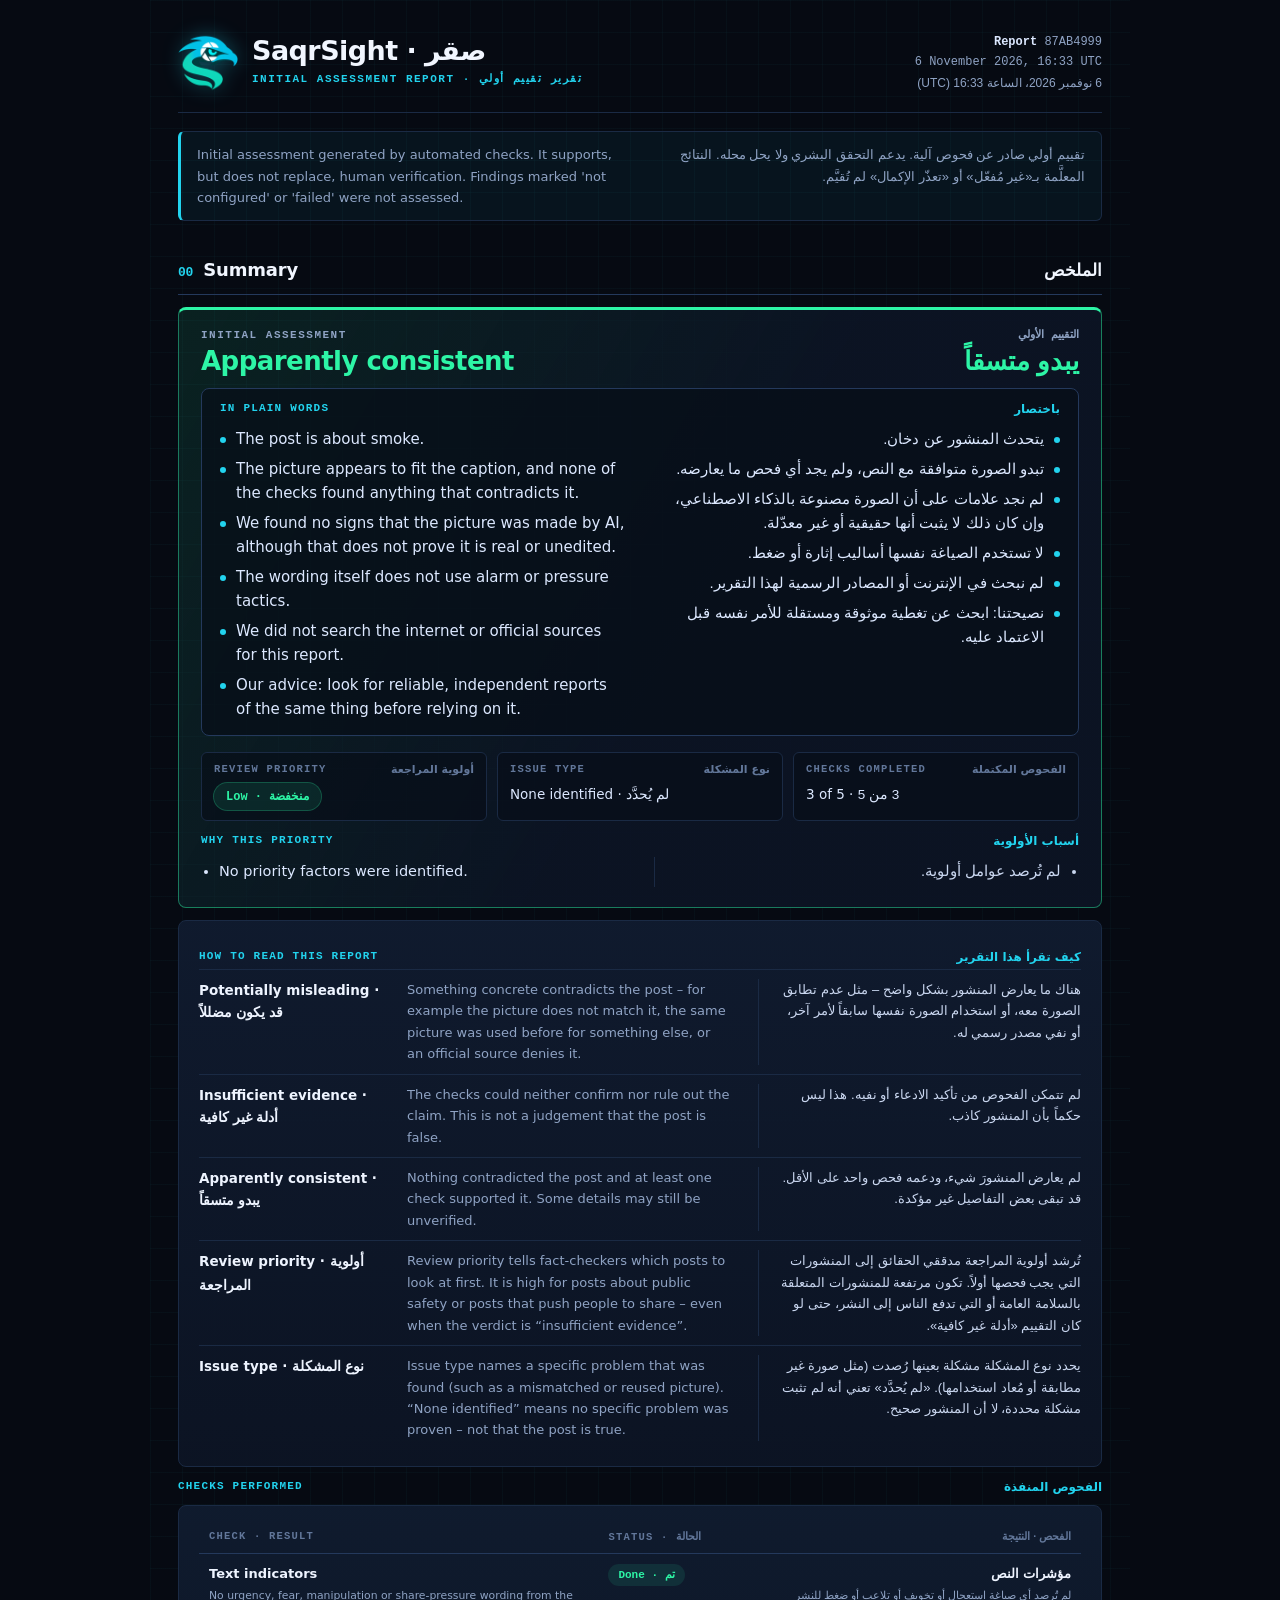
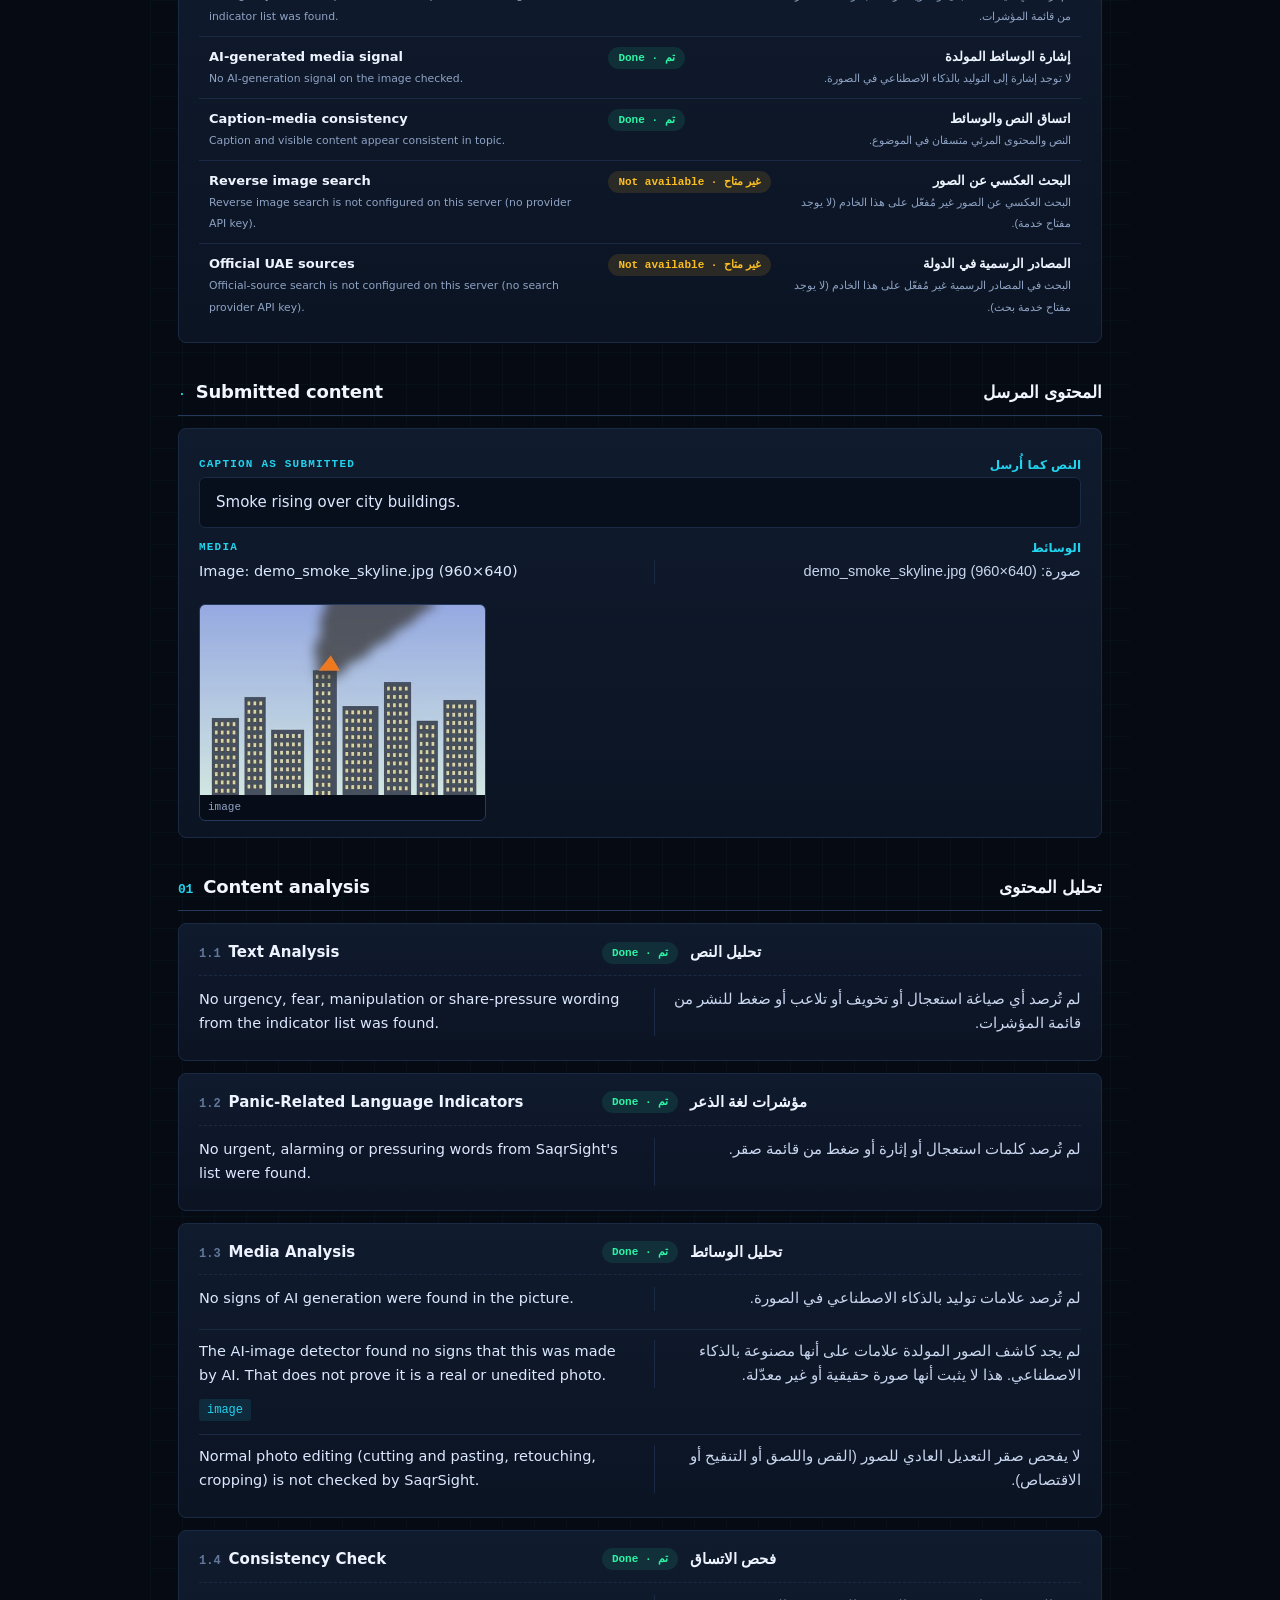
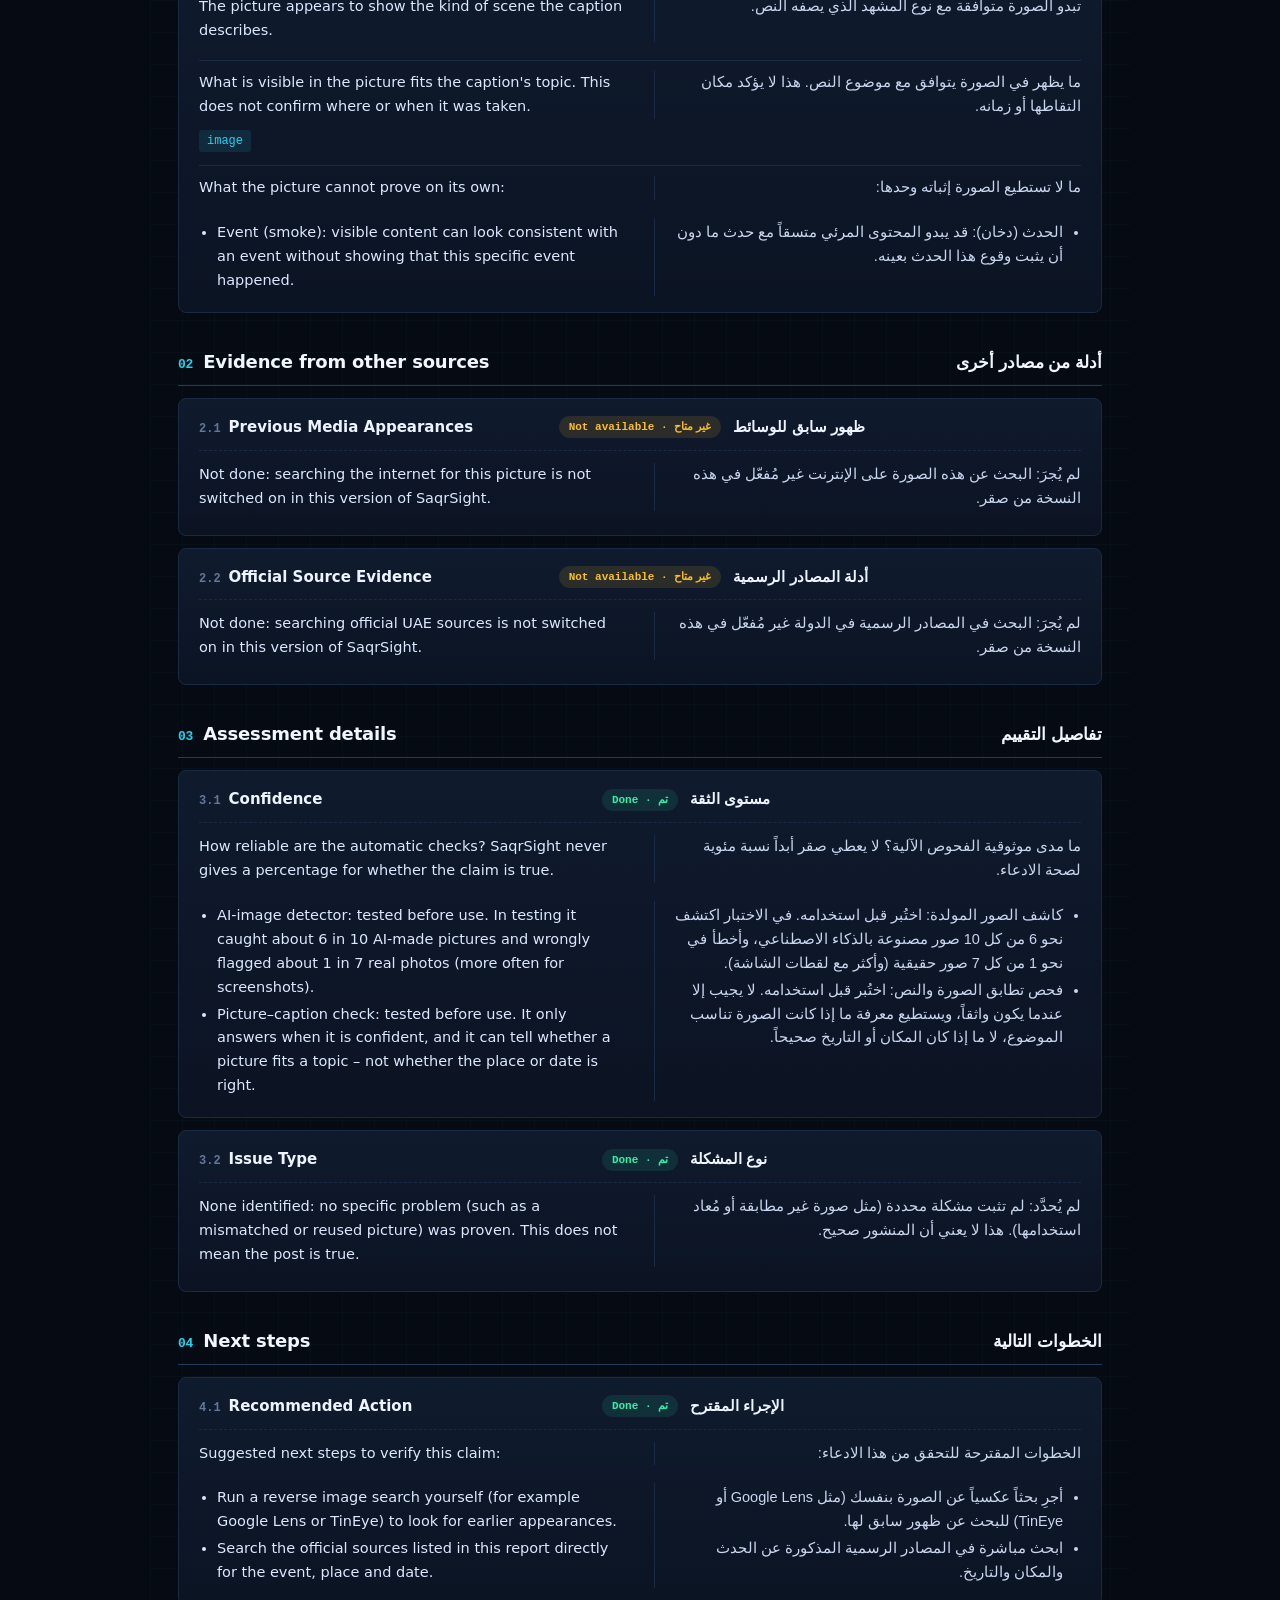
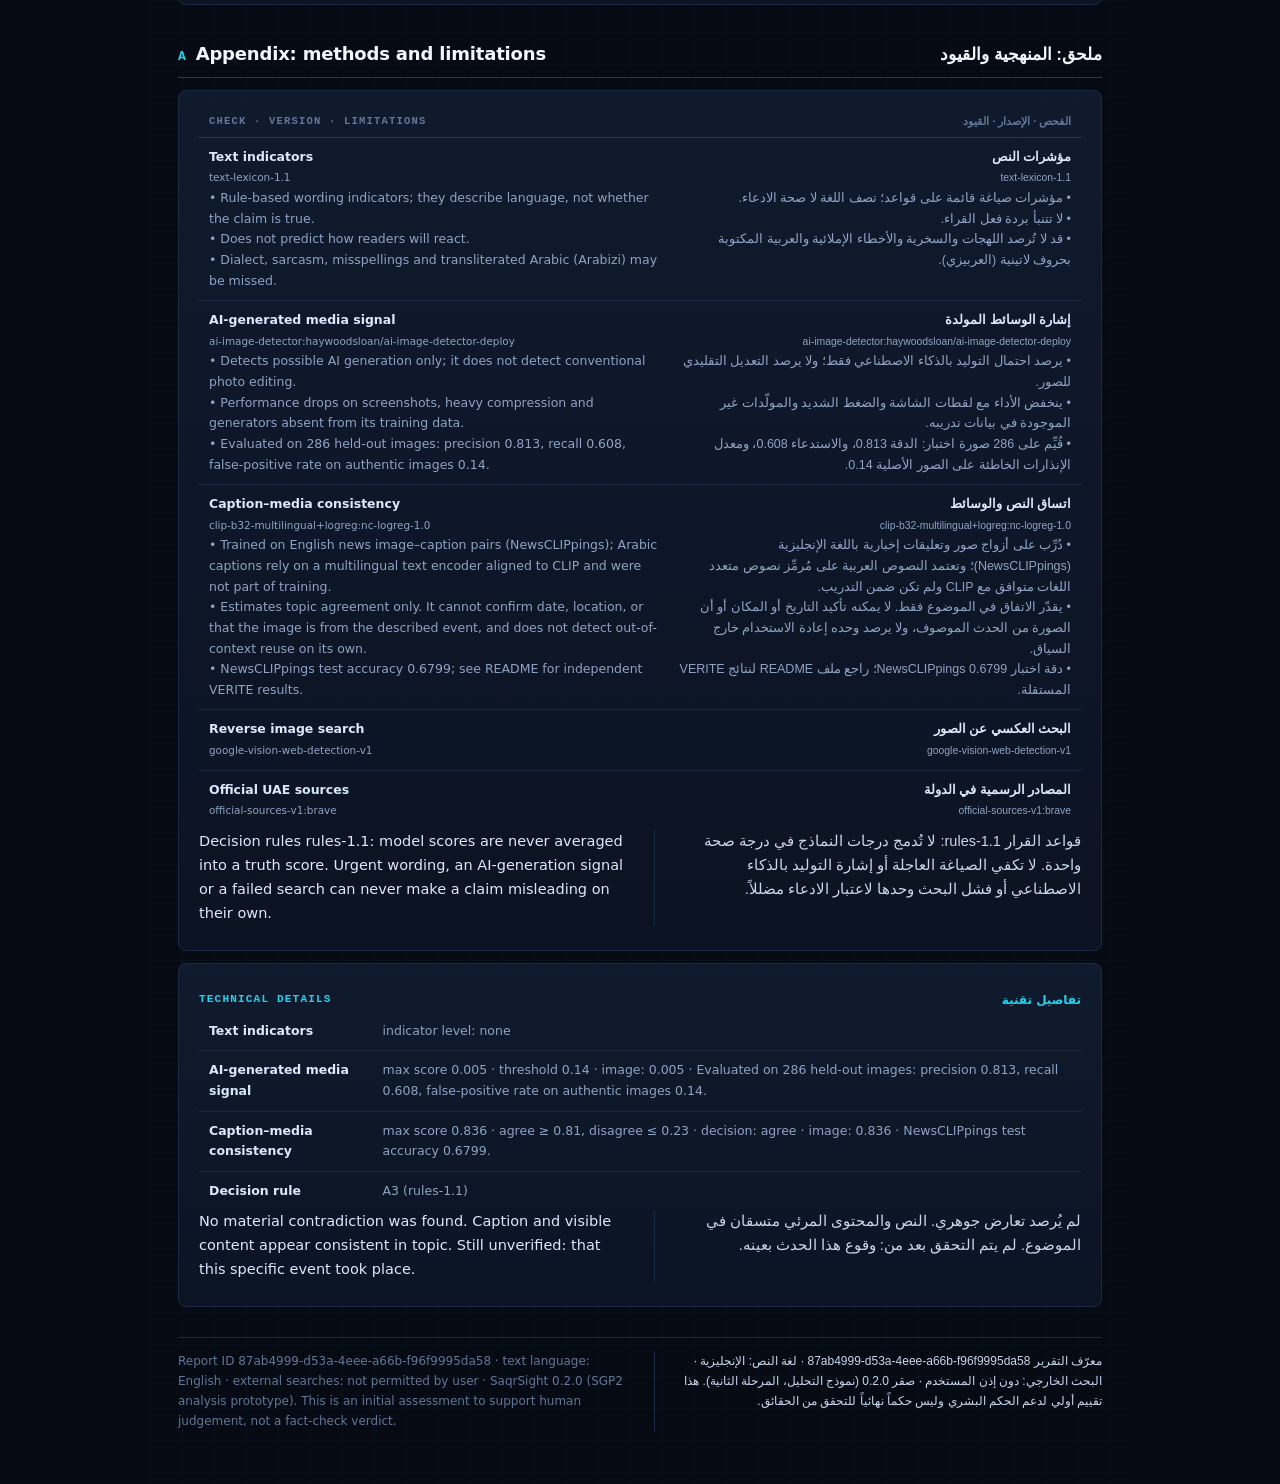
<file: samples/example_reports/en-calm-smoke.html>
<!doctype html><html lang="en"><meta charset="utf-8"><meta name="viewport" content="width=device-width,initial-scale=1">
<title>SaqrSight report · 87ab4999</title><style>:root{--bg:#060a12;--panel:#0c1424;--panel2:#101b2f;--line:#1a2a44;--line2:#24395c;--ink:#dce8ff;--muted:#8fa3c4;
--dim:#62779a;--cyan:#22d3ee;--green:#2df5a6;--amber:#fbbf24;--red:#ff4d6d;--violet:#7c5cff;
--mono:ui-monospace,'SF Mono',SFMono-Regular,Menlo,Consolas,monospace;
--sans:system-ui,-apple-system,'Segoe UI','Geeza Pro','Noto Naskh Arabic',Tahoma,sans-serif}
*{box-sizing:border-box}
html{background:var(--bg);color-scheme:dark}
body{font:14.5px/1.65 var(--sans);max-width:980px;margin:0 auto;padding:32px 28px 56px;color:var(--ink);background:
linear-gradient(rgba(34,211,238,.03) 1px,transparent 1px) 0 0/32px 32px,
linear-gradient(90deg,rgba(34,211,238,.03) 1px,transparent 1px) 0 0/32px 32px,
radial-gradient(900px 500px at 90% -10%,rgba(34,211,238,.09),transparent 60%),var(--bg)}
p{margin:0 0 8px}ul{margin:4px 0 0;padding-inline-start:18px}li{margin:3px 0}
a{color:var(--cyan);font-weight:600;word-break:break-word}
small,.muted{color:var(--muted)}
.ar,[dir=rtl]{font-family:'Geeza Pro','Noto Naskh Arabic','Segoe UI',Tahoma,sans-serif}
/* masthead */
.mast{display:flex;justify-content:space-between;align-items:center;gap:20px;padding-bottom:18px;border-bottom:1px solid var(--line)}
.brand{display:flex;gap:14px;align-items:center}
.brand img{width:60px;height:60px;filter:drop-shadow(0 0 10px rgba(34,211,238,.35))}
.brand h1{font-size:27px;margin:0;letter-spacing:-.02em;color:#f1f6ff;line-height:1.1}
.brand small{font:600 11px/1.4 var(--mono);color:var(--cyan);letter-spacing:1.5px}
.mast-meta{font:12px/1.7 var(--mono);color:var(--muted);text-align:end}
.mast-meta b{color:var(--ink)}
.notice{display:grid;grid-template-columns:1fr 1fr;gap:20px;margin:18px 0 22px;padding:12px 16px;border:1px solid var(--line);
border-inline-start:3px solid var(--cyan);border-radius:6px;background:rgba(34,211,238,.05);color:var(--muted);font-size:13px}
/* parts */
.part{display:flex;align-items:baseline;justify-content:space-between;gap:12px;margin:34px 0 12px;padding-bottom:8px;
border-bottom:1px solid var(--line2)}
.part h2{font-size:18px;margin:0;color:#f1f6ff;letter-spacing:-.01em}
.part h2 span{font:700 13px var(--mono);color:var(--cyan);margin-inline-end:10px}
.part .ar{font-size:17px;font-weight:700;color:#f1f6ff}
/* cards */
.card{break-inside:avoid;background:linear-gradient(180deg,rgba(16,27,47,.95),rgba(12,20,36,.95));border:1px solid var(--line);
border-radius:8px;padding:16px 20px;margin:12px 0}
.card-head{display:grid;grid-template-columns:1fr auto 1fr;align-items:center;gap:12px;margin-bottom:12px;padding-bottom:10px;
border-bottom:1px dashed var(--line)}
.card-head h3{margin:0;font-size:15px;color:#eef4ff}
.card-head h3 .num{font:600 12px var(--mono);color:var(--dim);margin-inline-end:8px}
.card-head .ar{text-align:end;font-size:15px;font-weight:700;color:#eef4ff}
.bi{display:grid;grid-template-columns:1fr 1fr;gap:6px 28px}
.bi>.en{direction:ltr}
.bi>.ar{direction:rtl;text-align:right;color:#c9d6ef;border-left:1px solid var(--line);padding-left:18px}
.bi>ul.ar{padding-right:18px}
.bi+.bi{margin-top:6px}
.sub{font:600 11px/1 var(--mono);letter-spacing:1.4px;color:var(--cyan);text-transform:uppercase;margin:14px 0 6px}
.sub-bi{display:flex;justify-content:space-between;margin:14px 0 6px;font:600 11px/1 var(--mono);letter-spacing:1.2px;color:var(--cyan)}
.sub-bi .ar{font:700 12px/1 var(--sans);letter-spacing:0}
.finding{border-top:1px solid var(--line);padding-top:10px;margin-top:10px}
.finding:first-of-type{border-top:0;margin-top:0;padding-top:0}
/* chips */
.status{font:600 11px/1 var(--mono);padding:5px 10px;border-radius:99px;white-space:nowrap;background:rgba(45,245,166,.1);color:var(--green)}
.status.failed{background:rgba(255,77,109,.14);color:#ff8fa3}.status.not_configured{background:rgba(251,191,36,.12);color:var(--amber)}
.status.not_applicable{background:rgba(128,149,182,.12);color:var(--dim)}.status.pending{background:rgba(124,92,255,.16);color:#b6a5ff}
.chip{display:inline-block;font:12px/1 var(--mono);color:var(--cyan);background:rgba(34,211,238,.1);border-radius:3px;padding:5px 8px;margin:3px 4px 3px 0}
q{display:inline-block;background:rgba(251,191,36,.12);color:#fde68a;border:1px solid rgba(251,191,36,.3);border-radius:3px;
padding:1px 7px;margin:2px 4px 2px 0;quotes:none}
.prio{display:inline-block;font:700 12px/1 var(--mono);padding:7px 12px;border-radius:99px}
.prio.high{background:rgba(255,77,109,.15);color:#ff8fa3;box-shadow:0 0 0 1px rgba(255,77,109,.35)}
.prio.medium{background:rgba(251,191,36,.13);color:var(--amber);box-shadow:0 0 0 1px rgba(251,191,36,.3)}
.prio.low{background:rgba(45,245,166,.1);color:var(--green);box-shadow:0 0 0 1px rgba(45,245,166,.3)}
/* summary */
.summary{border-width:1px;border-top:3px solid var(--cyan);padding:20px 22px}
.summary.v-potentially_misleading{border-color:rgba(255,77,109,.5);border-top-color:var(--red);background:linear-gradient(120deg,rgba(255,77,109,.13),rgba(12,20,36,.96) 55%)}
.summary.v-apparently_consistent{border-color:rgba(45,245,166,.45);border-top-color:var(--green);background:linear-gradient(120deg,rgba(45,245,166,.10),rgba(12,20,36,.96) 55%)}
.summary.v-insufficient_evidence{border-color:rgba(251,191,36,.42);border-top-color:var(--amber);background:linear-gradient(120deg,rgba(251,191,36,.10),rgba(12,20,36,.96) 55%)}
.verdict{display:grid;grid-template-columns:1fr 1fr;gap:28px;align-items:end;margin-bottom:12px}
.verdict .lbl{font:600 11px/1 var(--mono);letter-spacing:1.5px;color:var(--muted);margin-bottom:6px}
.verdict .val{font-size:26px;font-weight:800;letter-spacing:-.02em;line-height:1.15}
.verdict .ar{text-align:right}
.v-potentially_misleading .val{color:#ff8fa3}.v-apparently_consistent .val{color:var(--green)}.v-insufficient_evidence .val{color:var(--amber)}
.facts{display:grid;grid-template-columns:repeat(3,1fr);gap:10px;margin-top:16px}
.fact{background:rgba(7,13,24,.65);border:1px solid var(--line);border-radius:6px;padding:10px 12px}
.fact .k{font:600 10.5px/1.3 var(--mono);letter-spacing:1.2px;color:var(--dim);display:flex;justify-content:space-between;gap:6px}
.fact .k .ar{font:700 11px var(--sans);letter-spacing:0}
.fact .v{margin-top:6px;font-size:13.5px}
/* tables */
table{width:100%;border-collapse:collapse;font-size:13px}
th{font:600 10.5px/1.3 var(--mono);letter-spacing:1.2px;color:var(--dim);text-align:start;padding:8px 10px;border-bottom:1px solid var(--line2)}
th.ar,td.ar{text-align:right;direction:rtl}
td{padding:9px 10px;border-bottom:1px solid var(--line);vertical-align:top}
tr:last-child td{border-bottom:0}
td .name{font-weight:600;color:#eef4ff}
/* submitted content */
.caption{background:rgba(7,13,24,.8);border:1px solid var(--line);border-radius:6px;padding:12px 16px;white-space:pre-wrap;font-size:15px}
.media{display:flex;flex-wrap:wrap;gap:10px;margin-top:12px}
.media figure{margin:0;border:1px solid var(--line2);border-radius:6px;overflow:hidden;background:#070d18}
.media img{display:block;max-height:190px;max-width:100%}
.media figcaption{font:11px/1.4 var(--mono);color:var(--muted);padding:5px 8px}
/* sources */
.src{border-inline-start:3px solid var(--cyan);padding:6px 12px;margin:8px 0;background:rgba(7,13,24,.45);border-radius:0 6px 6px 0}
.src .meta{font:12px/1.6 var(--mono);color:var(--muted)}
/* appendix */
.appx td{font-size:12.5px;color:var(--muted)}
.appx td .name{color:var(--ink)}
footer{margin-top:30px;padding-top:14px;border-top:1px solid var(--line);font-size:12px;color:var(--dim)}
footer .bi{gap:6px 28px}
.notice.one,.verdict.one{grid-template-columns:1fr}
.plainbox{background:rgba(7,13,24,.7);border:1px solid var(--line2);border-radius:8px;padding:12px 18px 8px;margin:6px 0 4px}
.plainbox .sub-bi{margin-top:2px}
ul.plain{list-style:none;padding:0;margin:0}
ul.plain li{position:relative;padding-inline-start:16px;margin:6px 0;font-size:15px;line-height:1.6}
ul.plain li::before{content:"";position:absolute;inset-inline-start:0;top:.62em;width:6px;height:6px;border-radius:50%;background:var(--cyan)}
.bi>ul.plain.ar{padding-right:0}
.guide .g-row{display:grid;grid-template-columns:190px 1fr;gap:6px 18px;padding:9px 0;border-top:1px solid var(--line)}
.guide .g-row:first-of-type{border-top:0}
.guide .g-term{font-weight:700;color:#eef4ff;font-size:13.5px}
.guide .bi{font-size:13px;color:var(--muted)}
.guide p{margin:0}
@media(max-width:700px){.guide .g-row{grid-template-columns:1fr}}
.ar,.ar *,[dir=rtl],[dir=rtl] *{letter-spacing:0!important}
.mode-ar .lbl,.mode-ar .fact .k,.mode-ar .sub-bi,.mode-ar th,.mode-ar .status,.mode-ar .brand small,.mode-ar .mast-meta,
.mode-ar .chip,.mode-ar .part h2 span,.mode-ar .card-head .num{font-family:var(--sans);font-size:12.5px;font-weight:700}
.mode-ar .verdict .lbl,.mode-ar .fact .k,.mode-ar .sub-bi{font-size:13px}
.mode-en .card-head,.mode-ar .card-head{grid-template-columns:1fr auto}
.mode-ar{font-family:'Geeza Pro','Noto Naskh Arabic','Segoe UI',Tahoma,sans-serif}
.mode-ar .mast-meta{text-align:start}.mode-ar th{text-align:right}
.mode-ar .src{border-radius:6px 0 0 6px}
@media(max-width:700px){.bi,.verdict,.notice{grid-template-columns:1fr}.bi>.ar{border:0;padding-left:0}.facts{grid-template-columns:1fr}
.card-head{grid-template-columns:1fr}.card-head .ar{text-align:right}.mast{flex-direction:column;align-items:flex-start}.mast-meta{text-align:start}}
@media print{
@page{size:A4;margin:14mm}
html,body{background:#fff!important;color:#111}
body{padding:0;max-width:none;font-size:11.5pt}
.card,.notice,.caption,.fact,.src,.media figure{background:#fff!important;border-color:#c9d1dc!important;color:#111}
.summary{border-top-width:4px}
h1,h2,h3,.ar,.part .ar,.card-head .ar,small,.muted,.mast-meta,.mast-meta b,footer,.brand small,.verdict .lbl,.fact .k,th,
.bi>.ar,.appx td,td .name,.src .meta,.sub,.sub-bi,.part h2 span{color:#111!important}
.status,.prio,.chip,q{background:#f1f3f7!important;color:#111!important;border:1px solid #c9d1dc!important;box-shadow:none!important}
.verdict .val{color:#111!important}a{color:#0a58a0}.brand img{filter:none}
.part{break-after:avoid}
}</style>
<body class="mode-both">
<header class="mast"><div class="brand"><img src="[data-uri]" alt="SaqrSight logo"><div><h1>SaqrSight · صقر</h1>
<small>INITIAL ASSESSMENT REPORT · تقرير تقييم أولي</small></div></div>
<div class="mast-meta"><b>Report</b> 87AB4999<br>6 November 2026, 16:33 UTC<br><span dir="rtl">6 نوفمبر 2026، الساعة 16:33 (UTC)</span></div></header>
<div class="notice"><div>Initial assessment generated by automated checks. It supports, but does not replace, human verification. Findings marked &#x27;not configured&#x27; or &#x27;failed&#x27; were not assessed.</div><div class="ar" dir="rtl">تقييم أولي صادر عن فحوص آلية. يدعم التحقق البشري ولا يحل محله. النتائج المعلَّمة بـ«غير مُفعّل» أو «تعذّر الإكمال» لم تُقيَّم.</div></div>
<div class="part"><h2><span>00</span>Summary</h2><div class="ar" dir="rtl">الملخص</div></div>
<section class="card summary v-apparently_consistent"><div class="verdict"><div><div class="lbl">INITIAL ASSESSMENT</div><div class="val">Apparently consistent</div></div><div class="ar" dir="rtl"><div class="lbl">التقييم الأولي</div><div class="val">يبدو متسقاً</div></div></div><div class="plainbox"><div class="sub-bi"><span>IN PLAIN WORDS</span><span class="ar" dir="rtl">باختصار</span></div><div class="bi"><ul class="plain" class="en"><li>The post is about smoke.</li><li>The picture appears to fit the caption, and none of the checks found anything that contradicts it.</li><li>We found no signs that the picture was made by AI, although that does not prove it is real or unedited.</li><li>The wording itself does not use alarm or pressure tactics.</li><li>We did not search the internet or official sources for this report.</li><li>Our advice: look for reliable, independent reports of the same thing before relying on it.</li></ul><ul class="plain" class="ar" dir="rtl"><li>يتحدث المنشور عن دخان.</li><li>تبدو الصورة متوافقة مع النص، ولم يجد أي فحص ما يعارضه.</li><li>لم نجد علامات على أن الصورة مصنوعة بالذكاء الاصطناعي، وإن كان ذلك لا يثبت أنها حقيقية أو غير معدّلة.</li><li>لا تستخدم الصياغة نفسها أساليب إثارة أو ضغط.</li><li>لم نبحث في الإنترنت أو المصادر الرسمية لهذا التقرير.</li><li>نصيحتنا: ابحث عن تغطية موثوقة ومستقلة للأمر نفسه قبل الاعتماد عليه.</li></ul></div></div><div class="facts"><div class="fact"><div class="k"><span>REVIEW PRIORITY</span><span class="ar" dir="rtl">أولوية المراجعة</span></div><div class="v"><span class="prio low">Low · <span dir="rtl">منخفضة</span></span></div></div><div class="fact"><div class="k"><span>ISSUE TYPE</span><span class="ar" dir="rtl">نوع المشكلة</span></div><div class="v">None identified · <span dir="rtl">لم يُحدَّد</span></div></div><div class="fact"><div class="k"><span>CHECKS COMPLETED</span><span class="ar" dir="rtl">الفحوص المكتملة</span></div><div class="v">3 of 5 · <span dir="rtl">3 من 5</span></div></div></div><div class="sub-bi"><span>WHY THIS PRIORITY</span><span class="ar" dir="rtl">أسباب الأولوية</span></div><div class="bi"><ul class="en"><li>No priority factors were identified.</li></ul><ul class="ar" dir="rtl"><li>لم تُرصد عوامل أولوية.</li></ul></div></section>
<section class="card guide"><div class="sub-bi"><span>HOW TO READ THIS REPORT</span><span class="ar" dir="rtl">كيف تقرأ هذا التقرير</span></div><div class="g-row"><div class="g-term">Potentially misleading · <span dir="rtl">قد يكون مضللاً</span></div><div class="bi"><p class="en">Something concrete contradicts the post – for example the picture does not match it, the same picture was used before for something else, or an official source denies it.</p><p class="ar" dir="rtl">هناك ما يعارض المنشور بشكل واضح – مثل عدم تطابق الصورة معه، أو استخدام الصورة نفسها سابقاً لأمر آخر، أو نفي مصدر رسمي له.</p></div></div><div class="g-row"><div class="g-term">Insufficient evidence · <span dir="rtl">أدلة غير كافية</span></div><div class="bi"><p class="en">The checks could neither confirm nor rule out the claim. This is not a judgement that the post is false.</p><p class="ar" dir="rtl">لم تتمكن الفحوص من تأكيد الادعاء أو نفيه. هذا ليس حكماً بأن المنشور كاذب.</p></div></div><div class="g-row"><div class="g-term">Apparently consistent · <span dir="rtl">يبدو متسقاً</span></div><div class="bi"><p class="en">Nothing contradicted the post and at least one check supported it. Some details may still be unverified.</p><p class="ar" dir="rtl">لم يعارض المنشورَ شيء، ودعمه فحص واحد على الأقل. قد تبقى بعض التفاصيل غير مؤكدة.</p></div></div><div class="g-row"><div class="g-term">Review priority · <span dir="rtl">أولوية المراجعة</span></div><div class="bi"><p class="en">Review priority tells fact-checkers which posts to look at first. It is high for posts about public safety or posts that push people to share – even when the verdict is “insufficient evidence”.</p><p class="ar" dir="rtl">تُرشد أولوية المراجعة مدققي الحقائق إلى المنشورات التي يجب فحصها أولاً. تكون مرتفعة للمنشورات المتعلقة بالسلامة العامة أو التي تدفع الناس إلى النشر، حتى لو كان التقييم «أدلة غير كافية».</p></div></div><div class="g-row"><div class="g-term">Issue type · <span dir="rtl">نوع المشكلة</span></div><div class="bi"><p class="en">Issue type names a specific problem that was found (such as a mismatched or reused picture). “None identified” means no specific problem was proven – not that the post is true.</p><p class="ar" dir="rtl">يحدد نوع المشكلة مشكلة بعينها رُصدت (مثل صورة غير مطابقة أو مُعاد استخدامها). «لم يُحدَّد» تعني أنه لم تثبت مشكلة محددة، لا أن المنشور صحيح.</p></div></div></section>
<div class="sub-bi"><span>CHECKS PERFORMED</span><span class="ar" dir="rtl">الفحوص المنفذة</span></div>
<section class="card"><table><thead><tr><th>CHECK · RESULT</th><th>STATUS · <span dir="rtl">الحالة</span></th><th class="ar">الفحص · النتيجة</th></tr></thead><tbody><tr><td><span class="name">Text indicators</span><br><small>No urgency, fear, manipulation or share-pressure wording from the indicator list was found.</small></td><td><span class="status completed">Done · <span dir="rtl">تم</span></span></td><td class="ar" dir="rtl"><span class="name">مؤشرات النص</span><br><small>لم تُرصد أي صياغة استعجال أو تخويف أو تلاعب أو ضغط للنشر من قائمة المؤشرات.</small></td></tr><tr><td><span class="name">AI-generated media signal</span><br><small>No AI-generation signal on the image checked.</small></td><td><span class="status completed">Done · <span dir="rtl">تم</span></span></td><td class="ar" dir="rtl"><span class="name">إشارة الوسائط المولدة</span><br><small>لا توجد إشارة إلى التوليد بالذكاء الاصطناعي في الصورة.</small></td></tr><tr><td><span class="name">Caption–media consistency</span><br><small>Caption and visible content appear consistent in topic.</small></td><td><span class="status completed">Done · <span dir="rtl">تم</span></span></td><td class="ar" dir="rtl"><span class="name">اتساق النص والوسائط</span><br><small>النص والمحتوى المرئي متسقان في الموضوع.</small></td></tr><tr><td><span class="name">Reverse image search</span><br><small>Reverse image search is not configured on this server (no provider API key).</small></td><td><span class="status not_configured">Not available · <span dir="rtl">غير متاح</span></span></td><td class="ar" dir="rtl"><span class="name">البحث العكسي عن الصور</span><br><small>البحث العكسي عن الصور غير مُفعّل على هذا الخادم (لا يوجد مفتاح خدمة).</small></td></tr><tr><td><span class="name">Official UAE sources</span><br><small>Official-source search is not configured on this server (no search provider API key).</small></td><td><span class="status not_configured">Not available · <span dir="rtl">غير متاح</span></span></td><td class="ar" dir="rtl"><span class="name">المصادر الرسمية في الدولة</span><br><small>البحث في المصادر الرسمية غير مُفعّل على هذا الخادم (لا يوجد مفتاح خدمة بحث).</small></td></tr></tbody></table></section>
<div class="part"><h2><span>·</span>Submitted content</h2><div class="ar" dir="rtl">المحتوى المرسل</div></div>
<section class="card"><div class="sub-bi"><span>CAPTION AS SUBMITTED</span><span class="ar" dir="rtl">النص كما أُرسل</span></div><div class="caption" dir="auto">Smoke rising over city buildings.</div><div class="sub-bi"><span>MEDIA</span><span class="ar" dir="rtl">الوسائط</span></div><div class="bi"><p class="en">Image: demo_smoke_skyline.jpg (960×640)</p><p class="ar" dir="rtl">صورة: ⁦demo_smoke_skyline.jpg (960×640)⁩</p></div><div class="media"><figure><img src="[data-uri]" alt="image"><figcaption>image</figcaption></figure></div></section>
<div class="part"><h2><span>01</span>Content analysis</h2><div class="ar" dir="rtl">تحليل المحتوى</div></div><section class="card"><div class="card-head"><h3><span class="num">1.1</span>Text Analysis</h3><span class="status completed">Done · <span dir="rtl">تم</span></span><div class="ar" dir="rtl">تحليل النص</div></div><div class="bi"><p class="en">No urgency, fear, manipulation or share-pressure wording from the indicator list was found.</p><p class="ar" dir="rtl">لم تُرصد أي صياغة استعجال أو تخويف أو تلاعب أو ضغط للنشر من قائمة المؤشرات.</p></div></section><section class="card"><div class="card-head"><h3><span class="num">1.2</span>Panic-Related Language Indicators</h3><span class="status completed">Done · <span dir="rtl">تم</span></span><div class="ar" dir="rtl">مؤشرات لغة الذعر</div></div><div class="bi"><p class="en">No urgent, alarming or pressuring words from SaqrSight&#x27;s list were found.</p><p class="ar" dir="rtl">لم تُرصد كلمات استعجال أو إثارة أو ضغط من قائمة صقر.</p></div></section><section class="card"><div class="card-head"><h3><span class="num">1.3</span>Media Analysis</h3><span class="status completed">Done · <span dir="rtl">تم</span></span><div class="ar" dir="rtl">تحليل الوسائط</div></div><div class="bi"><p class="en">No signs of AI generation were found in the picture.</p><p class="ar" dir="rtl">لم تُرصد علامات توليد بالذكاء الاصطناعي في الصورة.</p></div><div class="finding"><div class="bi"><p class="en">The AI-image detector found no signs that this was made by AI. That does not prove it is a real or unedited photo.</p><p class="ar" dir="rtl">لم يجد كاشف الصور المولدة علامات على أنها مصنوعة بالذكاء الاصطناعي. هذا لا يثبت أنها صورة حقيقية أو غير معدّلة.</p></div><div><span class="chip">image</span></div></div><div class="finding"><div class="bi"><p class="en">Normal photo editing (cutting and pasting, retouching, cropping) is not checked by SaqrSight.</p><p class="ar" dir="rtl">لا يفحص صقر التعديل العادي للصور (القص واللصق أو التنقيح أو الاقتصاص).</p></div></div></section><section class="card"><div class="card-head"><h3><span class="num">1.4</span>Consistency Check</h3><span class="status completed">Done · <span dir="rtl">تم</span></span><div class="ar" dir="rtl">فحص الاتساق</div></div><div class="bi"><p class="en">The picture appears to show the kind of scene the caption describes.</p><p class="ar" dir="rtl">تبدو الصورة متوافقة مع نوع المشهد الذي يصفه النص.</p></div><div class="finding"><div class="bi"><p class="en">What is visible in the picture fits the caption&#x27;s topic. This does not confirm where or when it was taken.</p><p class="ar" dir="rtl">ما يظهر في الصورة يتوافق مع موضوع النص. هذا لا يؤكد مكان التقاطها أو زمانه.</p></div><div><span class="chip">image</span></div></div><div class="finding"><div class="bi"><p class="en">What the picture cannot prove on its own:</p><p class="ar" dir="rtl">ما لا تستطيع الصورة إثباته وحدها:</p></div><div class="bi"><ul class="en"><li>Event (smoke): visible content can look consistent with an event without showing that this specific event happened.</li></ul><ul class="ar" dir="rtl"><li>الحدث (دخان): قد يبدو المحتوى المرئي متسقاً مع حدث ما دون أن يثبت وقوع هذا الحدث بعينه.</li></ul></div></div></section><div class="part"><h2><span>02</span>Evidence from other sources</h2><div class="ar" dir="rtl">أدلة من مصادر أخرى</div></div><section class="card"><div class="card-head"><h3><span class="num">2.1</span>Previous Media Appearances</h3><span class="status not_configured">Not available · <span dir="rtl">غير متاح</span></span><div class="ar" dir="rtl">ظهور سابق للوسائط</div></div><div class="bi"><p class="en">Not done: searching the internet for this picture is not switched on in this version of SaqrSight.</p><p class="ar" dir="rtl">لم يُجرَ: البحث عن هذه الصورة على الإنترنت غير مُفعّل في هذه النسخة من صقر.</p></div></section><section class="card"><div class="card-head"><h3><span class="num">2.2</span>Official Source Evidence</h3><span class="status not_configured">Not available · <span dir="rtl">غير متاح</span></span><div class="ar" dir="rtl">أدلة المصادر الرسمية</div></div><div class="bi"><p class="en">Not done: searching official UAE sources is not switched on in this version of SaqrSight.</p><p class="ar" dir="rtl">لم يُجرَ: البحث في المصادر الرسمية في الدولة غير مُفعّل في هذه النسخة من صقر.</p></div></section><div class="part"><h2><span>03</span>Assessment details</h2><div class="ar" dir="rtl">تفاصيل التقييم</div></div><section class="card"><div class="card-head"><h3><span class="num">3.1</span>Confidence</h3><span class="status completed">Done · <span dir="rtl">تم</span></span><div class="ar" dir="rtl">مستوى الثقة</div></div><div class="bi"><p class="en">How reliable are the automatic checks? SaqrSight never gives a percentage for whether the claim is true.</p><p class="ar" dir="rtl">ما مدى موثوقية الفحوص الآلية؟ لا يعطي صقر أبداً نسبة مئوية لصحة الادعاء.</p></div><div class="bi"><ul class="en"><li>AI-image detector: tested before use. In testing it caught about 6 in 10 AI-made pictures and wrongly flagged about 1 in 7 real photos (more often for screenshots).</li><li>Picture–caption check: tested before use. It only answers when it is confident, and it can tell whether a picture fits a topic – not whether the place or date is right.</li></ul><ul class="ar" dir="rtl"><li>كاشف الصور المولدة: اختُبر قبل استخدامه. في الاختبار اكتشف نحو 6 من كل 10 صور مصنوعة بالذكاء الاصطناعي، وأخطأ في نحو 1 من كل 7 صور حقيقية (وأكثر مع لقطات الشاشة).</li><li>فحص تطابق الصورة والنص: اختُبر قبل استخدامه. لا يجيب إلا عندما يكون واثقاً، ويستطيع معرفة ما إذا كانت الصورة تناسب الموضوع، لا ما إذا كان المكان أو التاريخ صحيحاً.</li></ul></div></section><section class="card"><div class="card-head"><h3><span class="num">3.2</span>Issue Type</h3><span class="status completed">Done · <span dir="rtl">تم</span></span><div class="ar" dir="rtl">نوع المشكلة</div></div><div class="bi"><p class="en">None identified: no specific problem (such as a mismatched or reused picture) was proven. This does not mean the post is true.</p><p class="ar" dir="rtl">لم يُحدَّد: لم تثبت مشكلة محددة (مثل صورة غير مطابقة أو مُعاد استخدامها). هذا لا يعني أن المنشور صحيح.</p></div></section><div class="part"><h2><span>04</span>Next steps</h2><div class="ar" dir="rtl">الخطوات التالية</div></div><section class="card"><div class="card-head"><h3><span class="num">4.1</span>Recommended Action</h3><span class="status completed">Done · <span dir="rtl">تم</span></span><div class="ar" dir="rtl">الإجراء المقترح</div></div><div class="bi"><p class="en">Suggested next steps to verify this claim:</p><p class="ar" dir="rtl">الخطوات المقترحة للتحقق من هذا الادعاء:</p></div><div class="bi"><ul class="en"><li>Run a reverse image search yourself (for example Google Lens or TinEye) to look for earlier appearances.</li><li>Search the official sources listed in this report directly for the event, place and date.</li></ul><ul class="ar" dir="rtl"><li>أجرِ بحثاً عكسياً عن الصورة بنفسك (مثل Google Lens أو TinEye) للبحث عن ظهور سابق لها.</li><li>ابحث مباشرة في المصادر الرسمية المذكورة عن الحدث والمكان والتاريخ.</li></ul></div></section>
<div class="part"><h2><span>A</span>Appendix: methods and limitations</h2><div class="ar" dir="rtl">ملحق: المنهجية والقيود</div></div><section class="card appx"><table><thead><tr><th>CHECK · VERSION · LIMITATIONS</th><th class="ar">الفحص · الإصدار · القيود</th></tr></thead><tbody><tr><td><span class="name">Text indicators</span><br><small>text-lexicon-1.1</small><div>• Rule-based wording indicators; they describe language, not whether the claim is true.</div><div>• Does not predict how readers will react.</div><div>• Dialect, sarcasm, misspellings and transliterated Arabic (Arabizi) may be missed.</div></td><td class="ar" dir="rtl"><span class="name">مؤشرات النص</span><br><small>text-lexicon-1.1</small><div>• مؤشرات صياغة قائمة على قواعد؛ تصف اللغة لا صحة الادعاء.</div><div>• لا تتنبأ بردة فعل القراء.</div><div>• قد لا تُرصد اللهجات والسخرية والأخطاء الإملائية والعربية المكتوبة بحروف لاتينية (العربيزي).</div></td></tr><tr><td><span class="name">AI-generated media signal</span><br><small>ai-image-detector:haywoodsloan/ai-image-detector-deploy</small><div>• Detects possible AI generation only; it does not detect conventional photo editing.</div><div>• Performance drops on screenshots, heavy compression and generators absent from its training data.</div><div>• Evaluated on 286 held-out images: precision 0.813, recall 0.608, false-positive rate on authentic images 0.14.</div></td><td class="ar" dir="rtl"><span class="name">إشارة الوسائط المولدة</span><br><small>ai-image-detector:haywoodsloan/ai-image-detector-deploy</small><div>• يرصد احتمال التوليد بالذكاء الاصطناعي فقط؛ ولا يرصد التعديل التقليدي للصور.</div><div>• ينخفض الأداء مع لقطات الشاشة والضغط الشديد والمولّدات غير الموجودة في بيانات تدريبه.</div><div>• قُيِّم على 286 صورة اختبار: الدقة 0.813، والاستدعاء 0.608، ومعدل الإنذارات الخاطئة على الصور الأصلية 0.14.</div></td></tr><tr><td><span class="name">Caption–media consistency</span><br><small>clip-b32-multilingual+logreg:nc-logreg-1.0</small><div>• Trained on English news image–caption pairs (NewsCLIPpings); Arabic captions rely on a multilingual text encoder aligned to CLIP and were not part of training.</div><div>• Estimates topic agreement only. It cannot confirm date, location, or that the image is from the described event, and does not detect out-of-context reuse on its own.</div><div>• NewsCLIPpings test accuracy 0.6799; see README for independent VERITE results.</div></td><td class="ar" dir="rtl"><span class="name">اتساق النص والوسائط</span><br><small>clip-b32-multilingual+logreg:nc-logreg-1.0</small><div>• دُرِّب على أزواج صور وتعليقات إخبارية باللغة الإنجليزية (NewsCLIPpings)؛ وتعتمد النصوص العربية على مُرمِّز نصوص متعدد اللغات متوافق مع CLIP ولم تكن ضمن التدريب.</div><div>• يقدّر الاتفاق في الموضوع فقط. لا يمكنه تأكيد التاريخ أو المكان أو أن الصورة من الحدث الموصوف، ولا يرصد وحده إعادة الاستخدام خارج السياق.</div><div>• دقة اختبار NewsCLIPpings 0.6799؛ راجع ملف README لنتائج VERITE المستقلة.</div></td></tr><tr><td><span class="name">Reverse image search</span><br><small>google-vision-web-detection-v1</small></td><td class="ar" dir="rtl"><span class="name">البحث العكسي عن الصور</span><br><small>google-vision-web-detection-v1</small></td></tr><tr><td><span class="name">Official UAE sources</span><br><small>official-sources-v1:brave</small></td><td class="ar" dir="rtl"><span class="name">المصادر الرسمية في الدولة</span><br><small>official-sources-v1:brave</small></td></tr></tbody></table><div class="bi"><p class="en">Decision rules rules-1.1: model scores are never averaged into a truth score. Urgent wording, an AI-generation signal or a failed search can never make a claim misleading on their own.</p><p class="ar" dir="rtl">قواعد القرار rules-1.1: لا تُدمج درجات النماذج في درجة صحة واحدة. لا تكفي الصياغة العاجلة أو إشارة التوليد بالذكاء الاصطناعي أو فشل البحث وحدها لاعتبار الادعاء مضللاً.</p></div></section><section class="card appx"><div class="sub-bi"><span>TECHNICAL DETAILS</span><span class="ar" dir="rtl">تفاصيل تقنية</span></div><table><tbody><tr><td><span class="name">Text indicators</span></td><td dir="ltr">indicator level: none</td></tr><tr><td><span class="name">AI-generated media signal</span></td><td dir="ltr">max score 0.005 · threshold 0.14 · image: 0.005 · Evaluated on 286 held-out images: precision 0.813, recall 0.608, false-positive rate on authentic images 0.14.</td></tr><tr><td><span class="name">Caption–media consistency</span></td><td dir="ltr">max score 0.836 · agree ≥ 0.81, disagree ≤ 0.23 · decision: agree · image: 0.836 · NewsCLIPpings test accuracy 0.6799.</td></tr><tr><td><span class="name">Decision rule</span></td><td dir="ltr">A3 (rules-1.1)</td></tr></tbody></table><div class="bi"><p class="en">No material contradiction was found. Caption and visible content appear consistent in topic. Still unverified: that this specific event took place.</p><p class="ar" dir="rtl">لم يُرصد تعارض جوهري. النص والمحتوى المرئي متسقان في الموضوع. لم يتم التحقق بعد من: وقوع هذا الحدث بعينه.</p></div></section>
<footer><div class="bi"><div class="en">Report ID 87ab4999-d53a-4eee-a66b-f96f9995da58 · text language: English · external searches: not permitted by user · SaqrSight 0.2.0 (SGP2 analysis prototype). This is an initial assessment to support human judgement, not a fact-check verdict.</div><div class="ar" dir="rtl">معرّف التقرير 87ab4999-d53a-4eee-a66b-f96f9995da58 · لغة النص: الإنجليزية · البحث الخارجي: دون إذن المستخدم · صقر 0.2.0 (نموذج التحليل، المرحلة الثانية). هذا تقييم أولي لدعم الحكم البشري وليس حكماً نهائياً للتحقق من الحقائق.</div></div></footer></body></html>
</file>
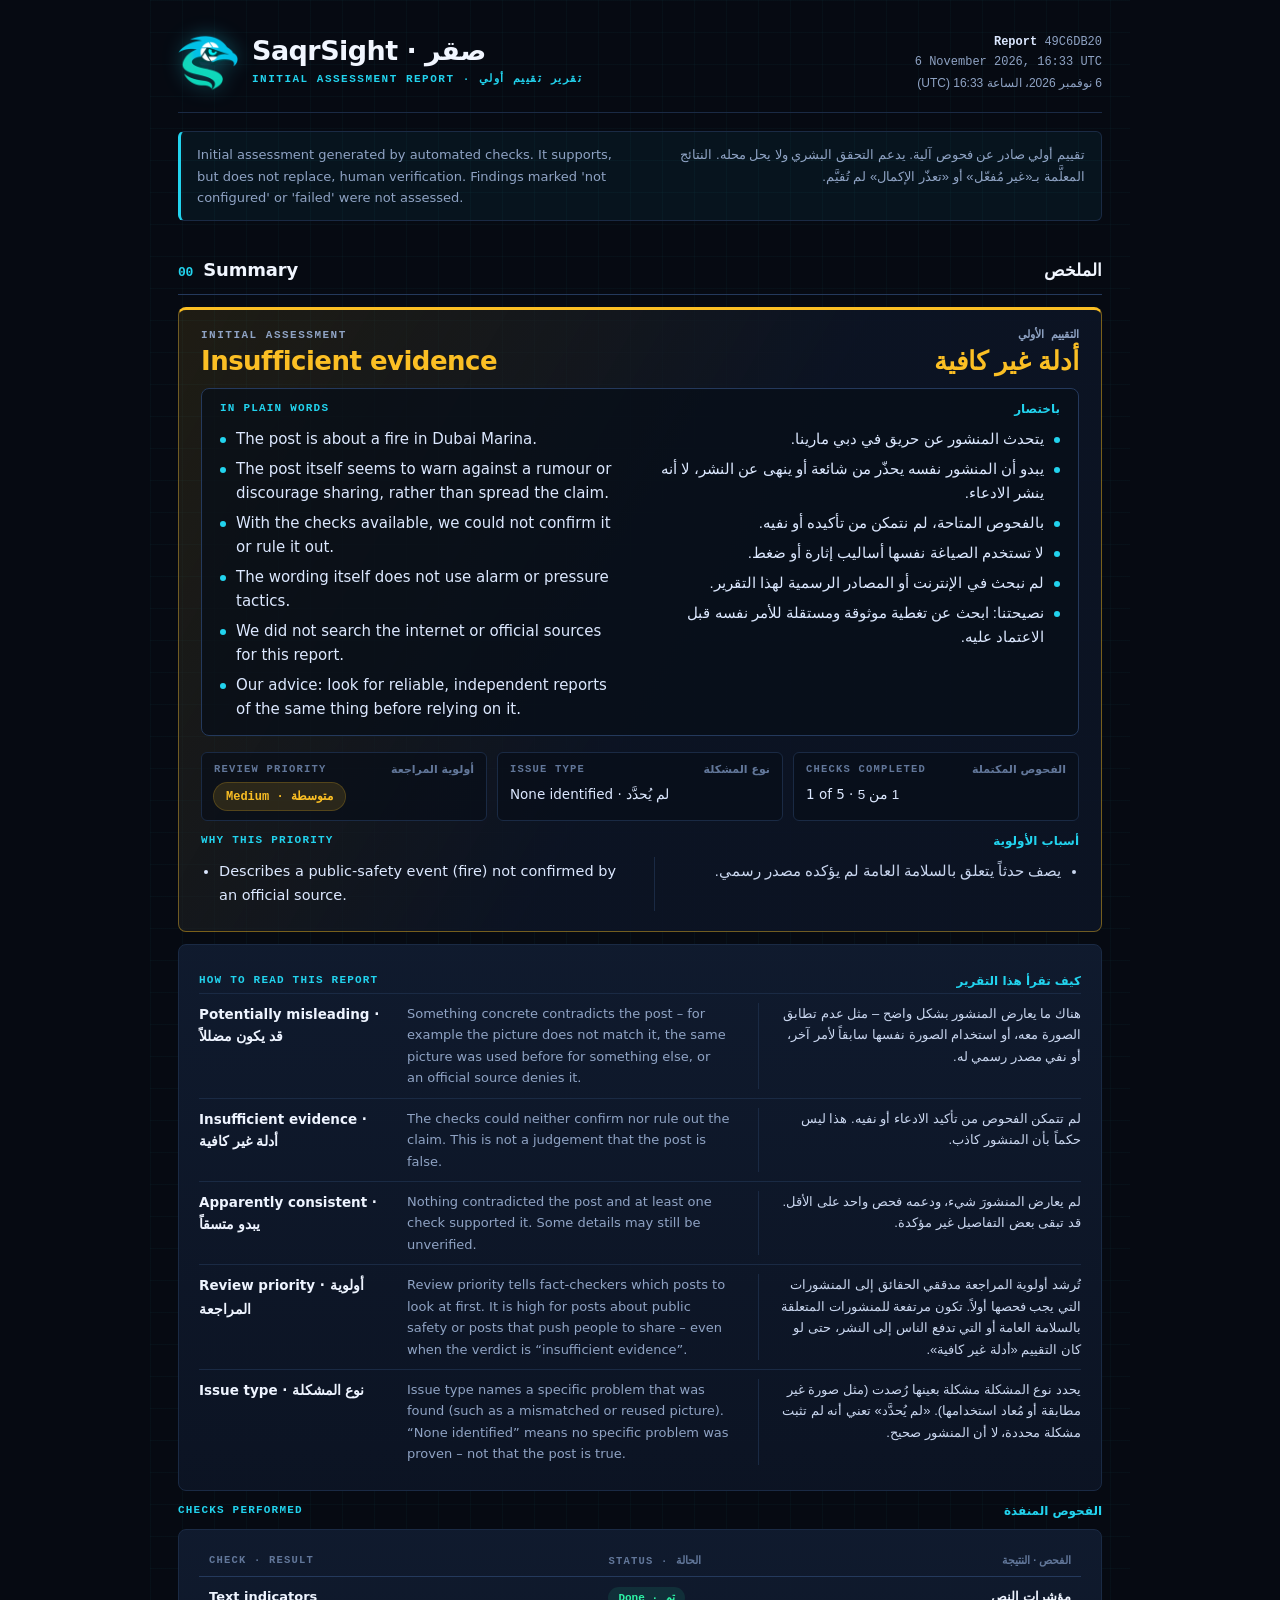
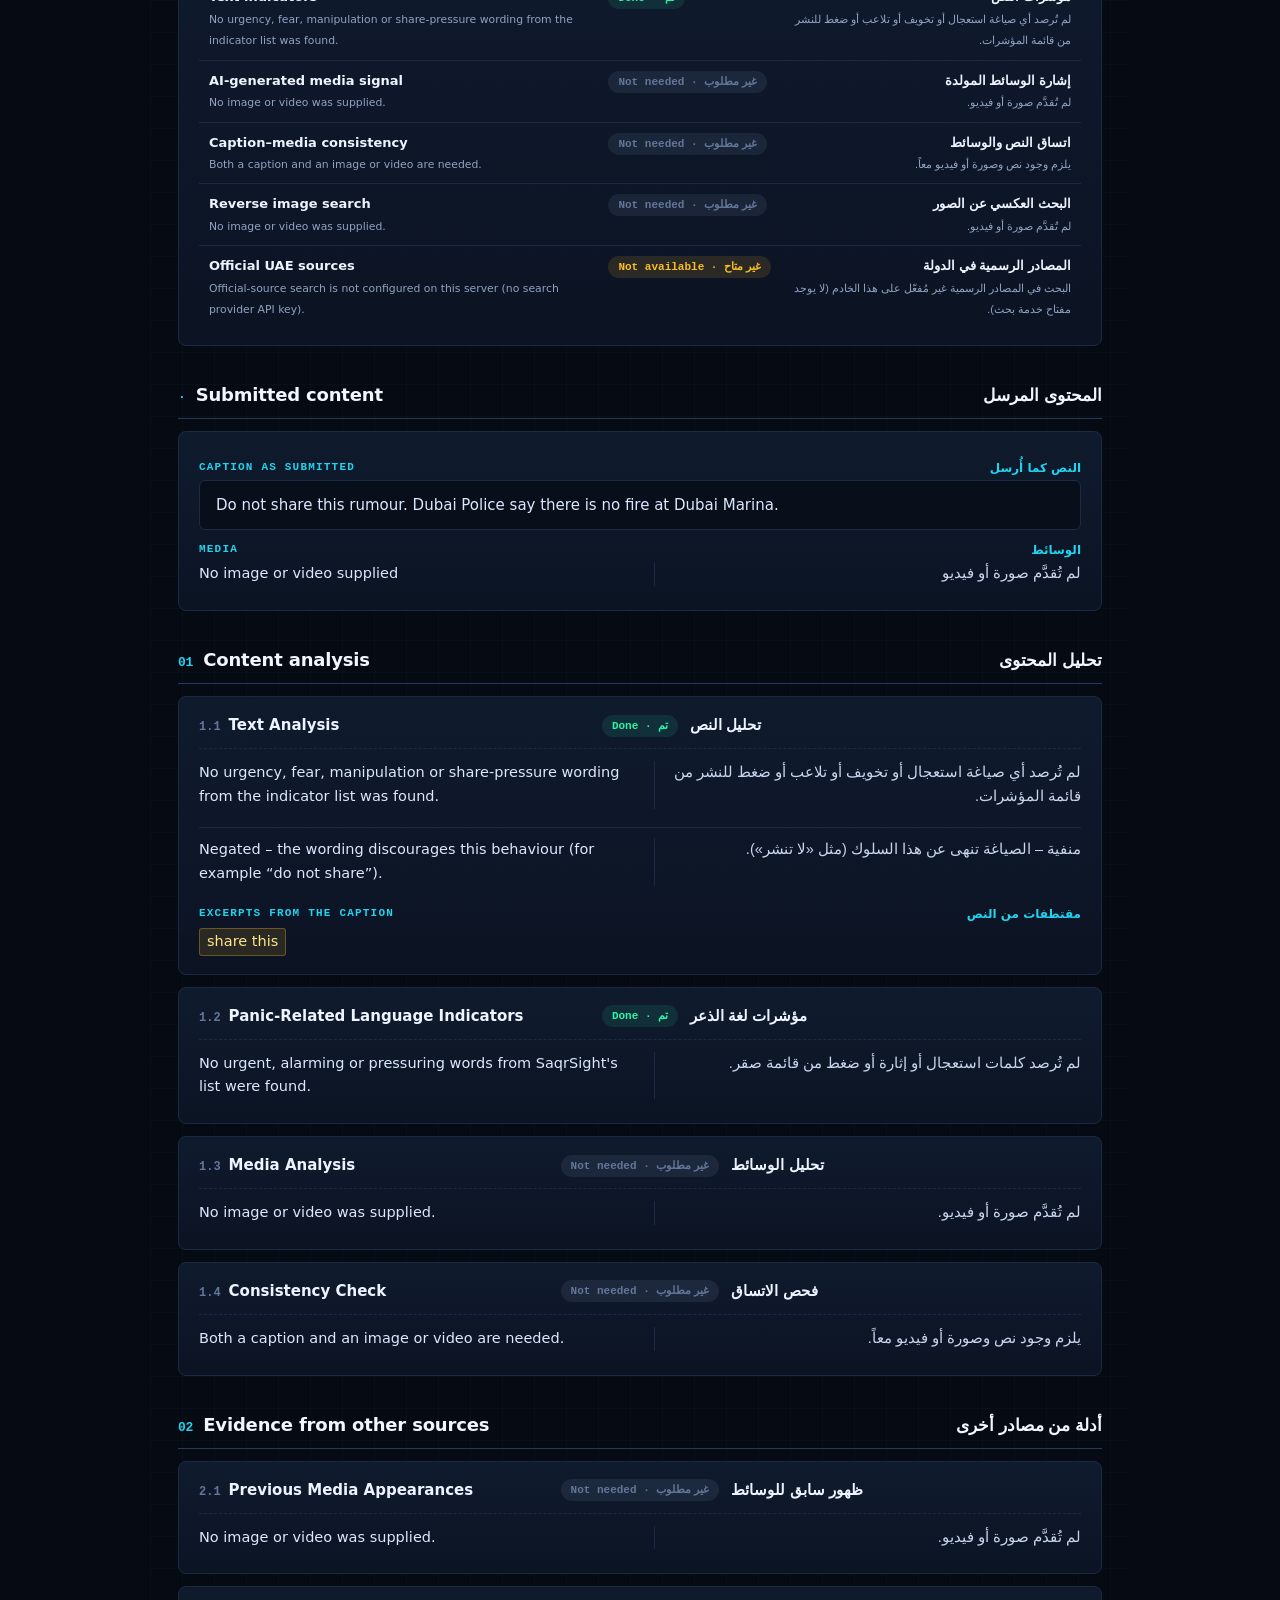
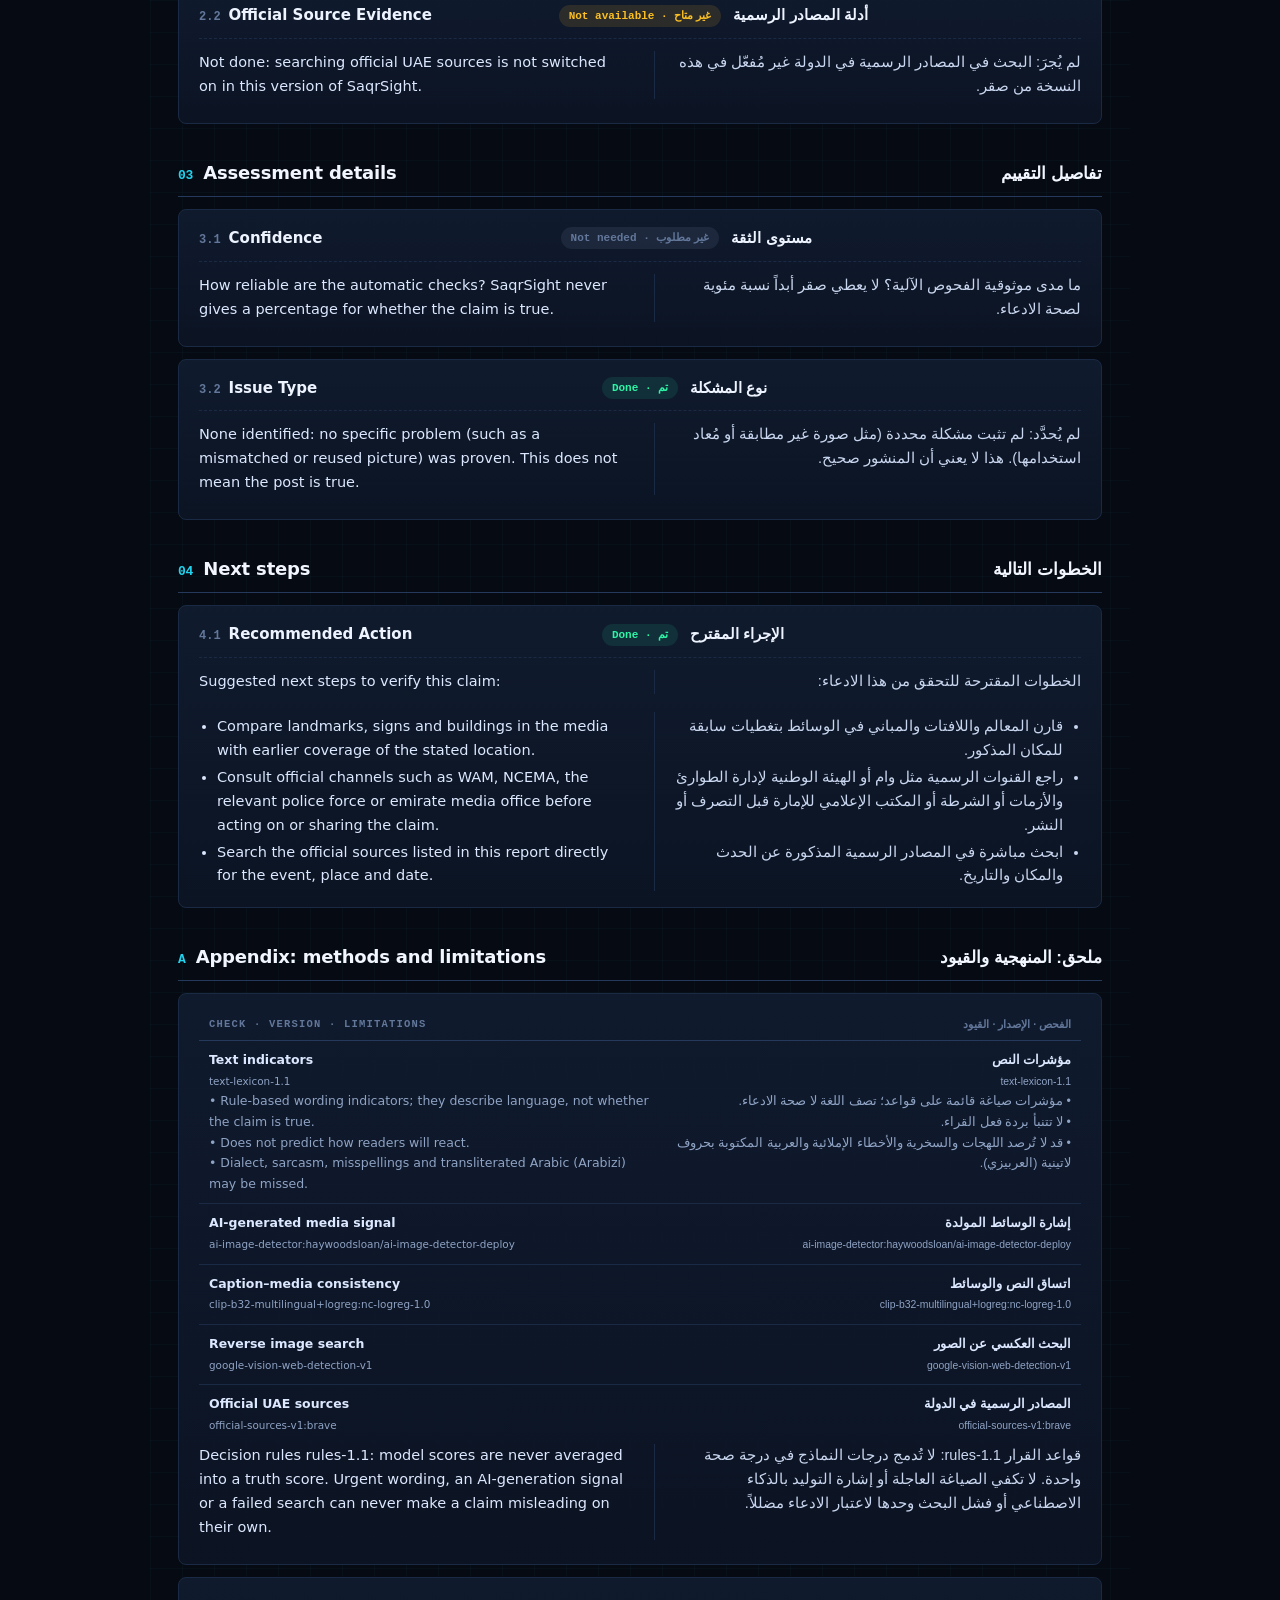
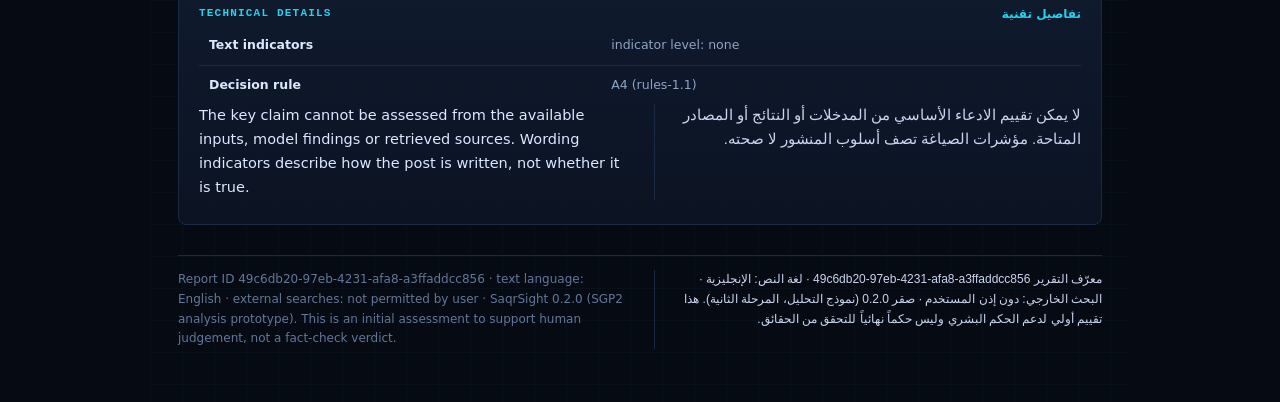
<file: samples/example_reports/en-debunk.html>
<!doctype html><html lang="en"><meta charset="utf-8"><meta name="viewport" content="width=device-width,initial-scale=1">
<title>SaqrSight report · 49c6db20</title><style>:root{--bg:#060a12;--panel:#0c1424;--panel2:#101b2f;--line:#1a2a44;--line2:#24395c;--ink:#dce8ff;--muted:#8fa3c4;
--dim:#62779a;--cyan:#22d3ee;--green:#2df5a6;--amber:#fbbf24;--red:#ff4d6d;--violet:#7c5cff;
--mono:ui-monospace,'SF Mono',SFMono-Regular,Menlo,Consolas,monospace;
--sans:system-ui,-apple-system,'Segoe UI','Geeza Pro','Noto Naskh Arabic',Tahoma,sans-serif}
*{box-sizing:border-box}
html{background:var(--bg);color-scheme:dark}
body{font:14.5px/1.65 var(--sans);max-width:980px;margin:0 auto;padding:32px 28px 56px;color:var(--ink);background:
linear-gradient(rgba(34,211,238,.03) 1px,transparent 1px) 0 0/32px 32px,
linear-gradient(90deg,rgba(34,211,238,.03) 1px,transparent 1px) 0 0/32px 32px,
radial-gradient(900px 500px at 90% -10%,rgba(34,211,238,.09),transparent 60%),var(--bg)}
p{margin:0 0 8px}ul{margin:4px 0 0;padding-inline-start:18px}li{margin:3px 0}
a{color:var(--cyan);font-weight:600;word-break:break-word}
small,.muted{color:var(--muted)}
.ar,[dir=rtl]{font-family:'Geeza Pro','Noto Naskh Arabic','Segoe UI',Tahoma,sans-serif}
/* masthead */
.mast{display:flex;justify-content:space-between;align-items:center;gap:20px;padding-bottom:18px;border-bottom:1px solid var(--line)}
.brand{display:flex;gap:14px;align-items:center}
.brand img{width:60px;height:60px;filter:drop-shadow(0 0 10px rgba(34,211,238,.35))}
.brand h1{font-size:27px;margin:0;letter-spacing:-.02em;color:#f1f6ff;line-height:1.1}
.brand small{font:600 11px/1.4 var(--mono);color:var(--cyan);letter-spacing:1.5px}
.mast-meta{font:12px/1.7 var(--mono);color:var(--muted);text-align:end}
.mast-meta b{color:var(--ink)}
.notice{display:grid;grid-template-columns:1fr 1fr;gap:20px;margin:18px 0 22px;padding:12px 16px;border:1px solid var(--line);
border-inline-start:3px solid var(--cyan);border-radius:6px;background:rgba(34,211,238,.05);color:var(--muted);font-size:13px}
/* parts */
.part{display:flex;align-items:baseline;justify-content:space-between;gap:12px;margin:34px 0 12px;padding-bottom:8px;
border-bottom:1px solid var(--line2)}
.part h2{font-size:18px;margin:0;color:#f1f6ff;letter-spacing:-.01em}
.part h2 span{font:700 13px var(--mono);color:var(--cyan);margin-inline-end:10px}
.part .ar{font-size:17px;font-weight:700;color:#f1f6ff}
/* cards */
.card{break-inside:avoid;background:linear-gradient(180deg,rgba(16,27,47,.95),rgba(12,20,36,.95));border:1px solid var(--line);
border-radius:8px;padding:16px 20px;margin:12px 0}
.card-head{display:grid;grid-template-columns:1fr auto 1fr;align-items:center;gap:12px;margin-bottom:12px;padding-bottom:10px;
border-bottom:1px dashed var(--line)}
.card-head h3{margin:0;font-size:15px;color:#eef4ff}
.card-head h3 .num{font:600 12px var(--mono);color:var(--dim);margin-inline-end:8px}
.card-head .ar{text-align:end;font-size:15px;font-weight:700;color:#eef4ff}
.bi{display:grid;grid-template-columns:1fr 1fr;gap:6px 28px}
.bi>.en{direction:ltr}
.bi>.ar{direction:rtl;text-align:right;color:#c9d6ef;border-left:1px solid var(--line);padding-left:18px}
.bi>ul.ar{padding-right:18px}
.bi+.bi{margin-top:6px}
.sub{font:600 11px/1 var(--mono);letter-spacing:1.4px;color:var(--cyan);text-transform:uppercase;margin:14px 0 6px}
.sub-bi{display:flex;justify-content:space-between;margin:14px 0 6px;font:600 11px/1 var(--mono);letter-spacing:1.2px;color:var(--cyan)}
.sub-bi .ar{font:700 12px/1 var(--sans);letter-spacing:0}
.finding{border-top:1px solid var(--line);padding-top:10px;margin-top:10px}
.finding:first-of-type{border-top:0;margin-top:0;padding-top:0}
/* chips */
.status{font:600 11px/1 var(--mono);padding:5px 10px;border-radius:99px;white-space:nowrap;background:rgba(45,245,166,.1);color:var(--green)}
.status.failed{background:rgba(255,77,109,.14);color:#ff8fa3}.status.not_configured{background:rgba(251,191,36,.12);color:var(--amber)}
.status.not_applicable{background:rgba(128,149,182,.12);color:var(--dim)}.status.pending{background:rgba(124,92,255,.16);color:#b6a5ff}
.chip{display:inline-block;font:12px/1 var(--mono);color:var(--cyan);background:rgba(34,211,238,.1);border-radius:3px;padding:5px 8px;margin:3px 4px 3px 0}
q{display:inline-block;background:rgba(251,191,36,.12);color:#fde68a;border:1px solid rgba(251,191,36,.3);border-radius:3px;
padding:1px 7px;margin:2px 4px 2px 0;quotes:none}
.prio{display:inline-block;font:700 12px/1 var(--mono);padding:7px 12px;border-radius:99px}
.prio.high{background:rgba(255,77,109,.15);color:#ff8fa3;box-shadow:0 0 0 1px rgba(255,77,109,.35)}
.prio.medium{background:rgba(251,191,36,.13);color:var(--amber);box-shadow:0 0 0 1px rgba(251,191,36,.3)}
.prio.low{background:rgba(45,245,166,.1);color:var(--green);box-shadow:0 0 0 1px rgba(45,245,166,.3)}
/* summary */
.summary{border-width:1px;border-top:3px solid var(--cyan);padding:20px 22px}
.summary.v-potentially_misleading{border-color:rgba(255,77,109,.5);border-top-color:var(--red);background:linear-gradient(120deg,rgba(255,77,109,.13),rgba(12,20,36,.96) 55%)}
.summary.v-apparently_consistent{border-color:rgba(45,245,166,.45);border-top-color:var(--green);background:linear-gradient(120deg,rgba(45,245,166,.10),rgba(12,20,36,.96) 55%)}
.summary.v-insufficient_evidence{border-color:rgba(251,191,36,.42);border-top-color:var(--amber);background:linear-gradient(120deg,rgba(251,191,36,.10),rgba(12,20,36,.96) 55%)}
.verdict{display:grid;grid-template-columns:1fr 1fr;gap:28px;align-items:end;margin-bottom:12px}
.verdict .lbl{font:600 11px/1 var(--mono);letter-spacing:1.5px;color:var(--muted);margin-bottom:6px}
.verdict .val{font-size:26px;font-weight:800;letter-spacing:-.02em;line-height:1.15}
.verdict .ar{text-align:right}
.v-potentially_misleading .val{color:#ff8fa3}.v-apparently_consistent .val{color:var(--green)}.v-insufficient_evidence .val{color:var(--amber)}
.facts{display:grid;grid-template-columns:repeat(3,1fr);gap:10px;margin-top:16px}
.fact{background:rgba(7,13,24,.65);border:1px solid var(--line);border-radius:6px;padding:10px 12px}
.fact .k{font:600 10.5px/1.3 var(--mono);letter-spacing:1.2px;color:var(--dim);display:flex;justify-content:space-between;gap:6px}
.fact .k .ar{font:700 11px var(--sans);letter-spacing:0}
.fact .v{margin-top:6px;font-size:13.5px}
/* tables */
table{width:100%;border-collapse:collapse;font-size:13px}
th{font:600 10.5px/1.3 var(--mono);letter-spacing:1.2px;color:var(--dim);text-align:start;padding:8px 10px;border-bottom:1px solid var(--line2)}
th.ar,td.ar{text-align:right;direction:rtl}
td{padding:9px 10px;border-bottom:1px solid var(--line);vertical-align:top}
tr:last-child td{border-bottom:0}
td .name{font-weight:600;color:#eef4ff}
/* submitted content */
.caption{background:rgba(7,13,24,.8);border:1px solid var(--line);border-radius:6px;padding:12px 16px;white-space:pre-wrap;font-size:15px}
.media{display:flex;flex-wrap:wrap;gap:10px;margin-top:12px}
.media figure{margin:0;border:1px solid var(--line2);border-radius:6px;overflow:hidden;background:#070d18}
.media img{display:block;max-height:190px;max-width:100%}
.media figcaption{font:11px/1.4 var(--mono);color:var(--muted);padding:5px 8px}
/* sources */
.src{border-inline-start:3px solid var(--cyan);padding:6px 12px;margin:8px 0;background:rgba(7,13,24,.45);border-radius:0 6px 6px 0}
.src .meta{font:12px/1.6 var(--mono);color:var(--muted)}
/* appendix */
.appx td{font-size:12.5px;color:var(--muted)}
.appx td .name{color:var(--ink)}
footer{margin-top:30px;padding-top:14px;border-top:1px solid var(--line);font-size:12px;color:var(--dim)}
footer .bi{gap:6px 28px}
.notice.one,.verdict.one{grid-template-columns:1fr}
.plainbox{background:rgba(7,13,24,.7);border:1px solid var(--line2);border-radius:8px;padding:12px 18px 8px;margin:6px 0 4px}
.plainbox .sub-bi{margin-top:2px}
ul.plain{list-style:none;padding:0;margin:0}
ul.plain li{position:relative;padding-inline-start:16px;margin:6px 0;font-size:15px;line-height:1.6}
ul.plain li::before{content:"";position:absolute;inset-inline-start:0;top:.62em;width:6px;height:6px;border-radius:50%;background:var(--cyan)}
.bi>ul.plain.ar{padding-right:0}
.guide .g-row{display:grid;grid-template-columns:190px 1fr;gap:6px 18px;padding:9px 0;border-top:1px solid var(--line)}
.guide .g-row:first-of-type{border-top:0}
.guide .g-term{font-weight:700;color:#eef4ff;font-size:13.5px}
.guide .bi{font-size:13px;color:var(--muted)}
.guide p{margin:0}
@media(max-width:700px){.guide .g-row{grid-template-columns:1fr}}
.ar,.ar *,[dir=rtl],[dir=rtl] *{letter-spacing:0!important}
.mode-ar .lbl,.mode-ar .fact .k,.mode-ar .sub-bi,.mode-ar th,.mode-ar .status,.mode-ar .brand small,.mode-ar .mast-meta,
.mode-ar .chip,.mode-ar .part h2 span,.mode-ar .card-head .num{font-family:var(--sans);font-size:12.5px;font-weight:700}
.mode-ar .verdict .lbl,.mode-ar .fact .k,.mode-ar .sub-bi{font-size:13px}
.mode-en .card-head,.mode-ar .card-head{grid-template-columns:1fr auto}
.mode-ar{font-family:'Geeza Pro','Noto Naskh Arabic','Segoe UI',Tahoma,sans-serif}
.mode-ar .mast-meta{text-align:start}.mode-ar th{text-align:right}
.mode-ar .src{border-radius:6px 0 0 6px}
@media(max-width:700px){.bi,.verdict,.notice{grid-template-columns:1fr}.bi>.ar{border:0;padding-left:0}.facts{grid-template-columns:1fr}
.card-head{grid-template-columns:1fr}.card-head .ar{text-align:right}.mast{flex-direction:column;align-items:flex-start}.mast-meta{text-align:start}}
@media print{
@page{size:A4;margin:14mm}
html,body{background:#fff!important;color:#111}
body{padding:0;max-width:none;font-size:11.5pt}
.card,.notice,.caption,.fact,.src,.media figure{background:#fff!important;border-color:#c9d1dc!important;color:#111}
.summary{border-top-width:4px}
h1,h2,h3,.ar,.part .ar,.card-head .ar,small,.muted,.mast-meta,.mast-meta b,footer,.brand small,.verdict .lbl,.fact .k,th,
.bi>.ar,.appx td,td .name,.src .meta,.sub,.sub-bi,.part h2 span{color:#111!important}
.status,.prio,.chip,q{background:#f1f3f7!important;color:#111!important;border:1px solid #c9d1dc!important;box-shadow:none!important}
.verdict .val{color:#111!important}a{color:#0a58a0}.brand img{filter:none}
.part{break-after:avoid}
}</style>
<body class="mode-both">
<header class="mast"><div class="brand"><img src="[data-uri]" alt="SaqrSight logo"><div><h1>SaqrSight · صقر</h1>
<small>INITIAL ASSESSMENT REPORT · تقرير تقييم أولي</small></div></div>
<div class="mast-meta"><b>Report</b> 49C6DB20<br>6 November 2026, 16:33 UTC<br><span dir="rtl">6 نوفمبر 2026، الساعة 16:33 (UTC)</span></div></header>
<div class="notice"><div>Initial assessment generated by automated checks. It supports, but does not replace, human verification. Findings marked &#x27;not configured&#x27; or &#x27;failed&#x27; were not assessed.</div><div class="ar" dir="rtl">تقييم أولي صادر عن فحوص آلية. يدعم التحقق البشري ولا يحل محله. النتائج المعلَّمة بـ«غير مُفعّل» أو «تعذّر الإكمال» لم تُقيَّم.</div></div>
<div class="part"><h2><span>00</span>Summary</h2><div class="ar" dir="rtl">الملخص</div></div>
<section class="card summary v-insufficient_evidence"><div class="verdict"><div><div class="lbl">INITIAL ASSESSMENT</div><div class="val">Insufficient evidence</div></div><div class="ar" dir="rtl"><div class="lbl">التقييم الأولي</div><div class="val">أدلة غير كافية</div></div></div><div class="plainbox"><div class="sub-bi"><span>IN PLAIN WORDS</span><span class="ar" dir="rtl">باختصار</span></div><div class="bi"><ul class="plain" class="en"><li>The post is about a fire in Dubai Marina.</li><li>The post itself seems to warn against a rumour or discourage sharing, rather than spread the claim.</li><li>With the checks available, we could not confirm it or rule it out.</li><li>The wording itself does not use alarm or pressure tactics.</li><li>We did not search the internet or official sources for this report.</li><li>Our advice: look for reliable, independent reports of the same thing before relying on it.</li></ul><ul class="plain" class="ar" dir="rtl"><li>يتحدث المنشور عن حريق في دبي مارينا.</li><li>يبدو أن المنشور نفسه يحذّر من شائعة أو ينهى عن النشر، لا أنه ينشر الادعاء.</li><li>بالفحوص المتاحة، لم نتمكن من تأكيده أو نفيه.</li><li>لا تستخدم الصياغة نفسها أساليب إثارة أو ضغط.</li><li>لم نبحث في الإنترنت أو المصادر الرسمية لهذا التقرير.</li><li>نصيحتنا: ابحث عن تغطية موثوقة ومستقلة للأمر نفسه قبل الاعتماد عليه.</li></ul></div></div><div class="facts"><div class="fact"><div class="k"><span>REVIEW PRIORITY</span><span class="ar" dir="rtl">أولوية المراجعة</span></div><div class="v"><span class="prio medium">Medium · <span dir="rtl">متوسطة</span></span></div></div><div class="fact"><div class="k"><span>ISSUE TYPE</span><span class="ar" dir="rtl">نوع المشكلة</span></div><div class="v">None identified · <span dir="rtl">لم يُحدَّد</span></div></div><div class="fact"><div class="k"><span>CHECKS COMPLETED</span><span class="ar" dir="rtl">الفحوص المكتملة</span></div><div class="v">1 of 5 · <span dir="rtl">1 من 5</span></div></div></div><div class="sub-bi"><span>WHY THIS PRIORITY</span><span class="ar" dir="rtl">أسباب الأولوية</span></div><div class="bi"><ul class="en"><li>Describes a public-safety event (fire) not confirmed by an official source.</li></ul><ul class="ar" dir="rtl"><li>يصف حدثاً يتعلق بالسلامة العامة لم يؤكده مصدر رسمي.</li></ul></div></section>
<section class="card guide"><div class="sub-bi"><span>HOW TO READ THIS REPORT</span><span class="ar" dir="rtl">كيف تقرأ هذا التقرير</span></div><div class="g-row"><div class="g-term">Potentially misleading · <span dir="rtl">قد يكون مضللاً</span></div><div class="bi"><p class="en">Something concrete contradicts the post – for example the picture does not match it, the same picture was used before for something else, or an official source denies it.</p><p class="ar" dir="rtl">هناك ما يعارض المنشور بشكل واضح – مثل عدم تطابق الصورة معه، أو استخدام الصورة نفسها سابقاً لأمر آخر، أو نفي مصدر رسمي له.</p></div></div><div class="g-row"><div class="g-term">Insufficient evidence · <span dir="rtl">أدلة غير كافية</span></div><div class="bi"><p class="en">The checks could neither confirm nor rule out the claim. This is not a judgement that the post is false.</p><p class="ar" dir="rtl">لم تتمكن الفحوص من تأكيد الادعاء أو نفيه. هذا ليس حكماً بأن المنشور كاذب.</p></div></div><div class="g-row"><div class="g-term">Apparently consistent · <span dir="rtl">يبدو متسقاً</span></div><div class="bi"><p class="en">Nothing contradicted the post and at least one check supported it. Some details may still be unverified.</p><p class="ar" dir="rtl">لم يعارض المنشورَ شيء، ودعمه فحص واحد على الأقل. قد تبقى بعض التفاصيل غير مؤكدة.</p></div></div><div class="g-row"><div class="g-term">Review priority · <span dir="rtl">أولوية المراجعة</span></div><div class="bi"><p class="en">Review priority tells fact-checkers which posts to look at first. It is high for posts about public safety or posts that push people to share – even when the verdict is “insufficient evidence”.</p><p class="ar" dir="rtl">تُرشد أولوية المراجعة مدققي الحقائق إلى المنشورات التي يجب فحصها أولاً. تكون مرتفعة للمنشورات المتعلقة بالسلامة العامة أو التي تدفع الناس إلى النشر، حتى لو كان التقييم «أدلة غير كافية».</p></div></div><div class="g-row"><div class="g-term">Issue type · <span dir="rtl">نوع المشكلة</span></div><div class="bi"><p class="en">Issue type names a specific problem that was found (such as a mismatched or reused picture). “None identified” means no specific problem was proven – not that the post is true.</p><p class="ar" dir="rtl">يحدد نوع المشكلة مشكلة بعينها رُصدت (مثل صورة غير مطابقة أو مُعاد استخدامها). «لم يُحدَّد» تعني أنه لم تثبت مشكلة محددة، لا أن المنشور صحيح.</p></div></div></section>
<div class="sub-bi"><span>CHECKS PERFORMED</span><span class="ar" dir="rtl">الفحوص المنفذة</span></div>
<section class="card"><table><thead><tr><th>CHECK · RESULT</th><th>STATUS · <span dir="rtl">الحالة</span></th><th class="ar">الفحص · النتيجة</th></tr></thead><tbody><tr><td><span class="name">Text indicators</span><br><small>No urgency, fear, manipulation or share-pressure wording from the indicator list was found.</small></td><td><span class="status completed">Done · <span dir="rtl">تم</span></span></td><td class="ar" dir="rtl"><span class="name">مؤشرات النص</span><br><small>لم تُرصد أي صياغة استعجال أو تخويف أو تلاعب أو ضغط للنشر من قائمة المؤشرات.</small></td></tr><tr><td><span class="name">AI-generated media signal</span><br><small>No image or video was supplied.</small></td><td><span class="status not_applicable">Not needed · <span dir="rtl">غير مطلوب</span></span></td><td class="ar" dir="rtl"><span class="name">إشارة الوسائط المولدة</span><br><small>لم تُقدَّم صورة أو فيديو.</small></td></tr><tr><td><span class="name">Caption–media consistency</span><br><small>Both a caption and an image or video are needed.</small></td><td><span class="status not_applicable">Not needed · <span dir="rtl">غير مطلوب</span></span></td><td class="ar" dir="rtl"><span class="name">اتساق النص والوسائط</span><br><small>يلزم وجود نص وصورة أو فيديو معاً.</small></td></tr><tr><td><span class="name">Reverse image search</span><br><small>No image or video was supplied.</small></td><td><span class="status not_applicable">Not needed · <span dir="rtl">غير مطلوب</span></span></td><td class="ar" dir="rtl"><span class="name">البحث العكسي عن الصور</span><br><small>لم تُقدَّم صورة أو فيديو.</small></td></tr><tr><td><span class="name">Official UAE sources</span><br><small>Official-source search is not configured on this server (no search provider API key).</small></td><td><span class="status not_configured">Not available · <span dir="rtl">غير متاح</span></span></td><td class="ar" dir="rtl"><span class="name">المصادر الرسمية في الدولة</span><br><small>البحث في المصادر الرسمية غير مُفعّل على هذا الخادم (لا يوجد مفتاح خدمة بحث).</small></td></tr></tbody></table></section>
<div class="part"><h2><span>·</span>Submitted content</h2><div class="ar" dir="rtl">المحتوى المرسل</div></div>
<section class="card"><div class="sub-bi"><span>CAPTION AS SUBMITTED</span><span class="ar" dir="rtl">النص كما أُرسل</span></div><div class="caption" dir="auto">Do not share this rumour. Dubai Police say there is no fire at Dubai Marina.</div><div class="sub-bi"><span>MEDIA</span><span class="ar" dir="rtl">الوسائط</span></div><div class="bi"><p class="en">No image or video supplied</p><p class="ar" dir="rtl">لم تُقدَّم صورة أو فيديو</p></div></section>
<div class="part"><h2><span>01</span>Content analysis</h2><div class="ar" dir="rtl">تحليل المحتوى</div></div><section class="card"><div class="card-head"><h3><span class="num">1.1</span>Text Analysis</h3><span class="status completed">Done · <span dir="rtl">تم</span></span><div class="ar" dir="rtl">تحليل النص</div></div><div class="bi"><p class="en">No urgency, fear, manipulation or share-pressure wording from the indicator list was found.</p><p class="ar" dir="rtl">لم تُرصد أي صياغة استعجال أو تخويف أو تلاعب أو ضغط للنشر من قائمة المؤشرات.</p></div><div class="finding"><div class="bi"><p class="en">Negated – the wording discourages this behaviour (for example “do not share”).</p><p class="ar" dir="rtl">منفية – الصياغة تنهى عن هذا السلوك (مثل «لا تنشر»).</p></div><div class="sub-bi"><span>EXCERPTS FROM THE CAPTION</span><span class="ar" dir="rtl">مقتطفات من النص</span></div><div><q dir="auto">share this</q></div></div></section><section class="card"><div class="card-head"><h3><span class="num">1.2</span>Panic-Related Language Indicators</h3><span class="status completed">Done · <span dir="rtl">تم</span></span><div class="ar" dir="rtl">مؤشرات لغة الذعر</div></div><div class="bi"><p class="en">No urgent, alarming or pressuring words from SaqrSight&#x27;s list were found.</p><p class="ar" dir="rtl">لم تُرصد كلمات استعجال أو إثارة أو ضغط من قائمة صقر.</p></div></section><section class="card"><div class="card-head"><h3><span class="num">1.3</span>Media Analysis</h3><span class="status not_applicable">Not needed · <span dir="rtl">غير مطلوب</span></span><div class="ar" dir="rtl">تحليل الوسائط</div></div><div class="bi"><p class="en">No image or video was supplied.</p><p class="ar" dir="rtl">لم تُقدَّم صورة أو فيديو.</p></div></section><section class="card"><div class="card-head"><h3><span class="num">1.4</span>Consistency Check</h3><span class="status not_applicable">Not needed · <span dir="rtl">غير مطلوب</span></span><div class="ar" dir="rtl">فحص الاتساق</div></div><div class="bi"><p class="en">Both a caption and an image or video are needed.</p><p class="ar" dir="rtl">يلزم وجود نص وصورة أو فيديو معاً.</p></div></section><div class="part"><h2><span>02</span>Evidence from other sources</h2><div class="ar" dir="rtl">أدلة من مصادر أخرى</div></div><section class="card"><div class="card-head"><h3><span class="num">2.1</span>Previous Media Appearances</h3><span class="status not_applicable">Not needed · <span dir="rtl">غير مطلوب</span></span><div class="ar" dir="rtl">ظهور سابق للوسائط</div></div><div class="bi"><p class="en">No image or video was supplied.</p><p class="ar" dir="rtl">لم تُقدَّم صورة أو فيديو.</p></div></section><section class="card"><div class="card-head"><h3><span class="num">2.2</span>Official Source Evidence</h3><span class="status not_configured">Not available · <span dir="rtl">غير متاح</span></span><div class="ar" dir="rtl">أدلة المصادر الرسمية</div></div><div class="bi"><p class="en">Not done: searching official UAE sources is not switched on in this version of SaqrSight.</p><p class="ar" dir="rtl">لم يُجرَ: البحث في المصادر الرسمية في الدولة غير مُفعّل في هذه النسخة من صقر.</p></div></section><div class="part"><h2><span>03</span>Assessment details</h2><div class="ar" dir="rtl">تفاصيل التقييم</div></div><section class="card"><div class="card-head"><h3><span class="num">3.1</span>Confidence</h3><span class="status not_applicable">Not needed · <span dir="rtl">غير مطلوب</span></span><div class="ar" dir="rtl">مستوى الثقة</div></div><div class="bi"><p class="en">How reliable are the automatic checks? SaqrSight never gives a percentage for whether the claim is true.</p><p class="ar" dir="rtl">ما مدى موثوقية الفحوص الآلية؟ لا يعطي صقر أبداً نسبة مئوية لصحة الادعاء.</p></div></section><section class="card"><div class="card-head"><h3><span class="num">3.2</span>Issue Type</h3><span class="status completed">Done · <span dir="rtl">تم</span></span><div class="ar" dir="rtl">نوع المشكلة</div></div><div class="bi"><p class="en">None identified: no specific problem (such as a mismatched or reused picture) was proven. This does not mean the post is true.</p><p class="ar" dir="rtl">لم يُحدَّد: لم تثبت مشكلة محددة (مثل صورة غير مطابقة أو مُعاد استخدامها). هذا لا يعني أن المنشور صحيح.</p></div></section><div class="part"><h2><span>04</span>Next steps</h2><div class="ar" dir="rtl">الخطوات التالية</div></div><section class="card"><div class="card-head"><h3><span class="num">4.1</span>Recommended Action</h3><span class="status completed">Done · <span dir="rtl">تم</span></span><div class="ar" dir="rtl">الإجراء المقترح</div></div><div class="bi"><p class="en">Suggested next steps to verify this claim:</p><p class="ar" dir="rtl">الخطوات المقترحة للتحقق من هذا الادعاء:</p></div><div class="bi"><ul class="en"><li>Compare landmarks, signs and buildings in the media with earlier coverage of the stated location.</li><li>Consult official channels such as WAM, NCEMA, the relevant police force or emirate media office before acting on or sharing the claim.</li><li>Search the official sources listed in this report directly for the event, place and date.</li></ul><ul class="ar" dir="rtl"><li>قارن المعالم واللافتات والمباني في الوسائط بتغطيات سابقة للمكان المذكور.</li><li>راجع القنوات الرسمية مثل وام أو الهيئة الوطنية لإدارة الطوارئ والأزمات أو الشرطة أو المكتب الإعلامي للإمارة قبل التصرف أو النشر.</li><li>ابحث مباشرة في المصادر الرسمية المذكورة عن الحدث والمكان والتاريخ.</li></ul></div></section>
<div class="part"><h2><span>A</span>Appendix: methods and limitations</h2><div class="ar" dir="rtl">ملحق: المنهجية والقيود</div></div><section class="card appx"><table><thead><tr><th>CHECK · VERSION · LIMITATIONS</th><th class="ar">الفحص · الإصدار · القيود</th></tr></thead><tbody><tr><td><span class="name">Text indicators</span><br><small>text-lexicon-1.1</small><div>• Rule-based wording indicators; they describe language, not whether the claim is true.</div><div>• Does not predict how readers will react.</div><div>• Dialect, sarcasm, misspellings and transliterated Arabic (Arabizi) may be missed.</div></td><td class="ar" dir="rtl"><span class="name">مؤشرات النص</span><br><small>text-lexicon-1.1</small><div>• مؤشرات صياغة قائمة على قواعد؛ تصف اللغة لا صحة الادعاء.</div><div>• لا تتنبأ بردة فعل القراء.</div><div>• قد لا تُرصد اللهجات والسخرية والأخطاء الإملائية والعربية المكتوبة بحروف لاتينية (العربيزي).</div></td></tr><tr><td><span class="name">AI-generated media signal</span><br><small>ai-image-detector:haywoodsloan/ai-image-detector-deploy</small></td><td class="ar" dir="rtl"><span class="name">إشارة الوسائط المولدة</span><br><small>ai-image-detector:haywoodsloan/ai-image-detector-deploy</small></td></tr><tr><td><span class="name">Caption–media consistency</span><br><small>clip-b32-multilingual+logreg:nc-logreg-1.0</small></td><td class="ar" dir="rtl"><span class="name">اتساق النص والوسائط</span><br><small>clip-b32-multilingual+logreg:nc-logreg-1.0</small></td></tr><tr><td><span class="name">Reverse image search</span><br><small>google-vision-web-detection-v1</small></td><td class="ar" dir="rtl"><span class="name">البحث العكسي عن الصور</span><br><small>google-vision-web-detection-v1</small></td></tr><tr><td><span class="name">Official UAE sources</span><br><small>official-sources-v1:brave</small></td><td class="ar" dir="rtl"><span class="name">المصادر الرسمية في الدولة</span><br><small>official-sources-v1:brave</small></td></tr></tbody></table><div class="bi"><p class="en">Decision rules rules-1.1: model scores are never averaged into a truth score. Urgent wording, an AI-generation signal or a failed search can never make a claim misleading on their own.</p><p class="ar" dir="rtl">قواعد القرار rules-1.1: لا تُدمج درجات النماذج في درجة صحة واحدة. لا تكفي الصياغة العاجلة أو إشارة التوليد بالذكاء الاصطناعي أو فشل البحث وحدها لاعتبار الادعاء مضللاً.</p></div></section><section class="card appx"><div class="sub-bi"><span>TECHNICAL DETAILS</span><span class="ar" dir="rtl">تفاصيل تقنية</span></div><table><tbody><tr><td><span class="name">Text indicators</span></td><td dir="ltr">indicator level: none</td></tr><tr><td><span class="name">Decision rule</span></td><td dir="ltr">A4 (rules-1.1)</td></tr></tbody></table><div class="bi"><p class="en">The key claim cannot be assessed from the available inputs, model findings or retrieved sources. Wording indicators describe how the post is written, not whether it is true.</p><p class="ar" dir="rtl">لا يمكن تقييم الادعاء الأساسي من المدخلات أو النتائج أو المصادر المتاحة. مؤشرات الصياغة تصف أسلوب المنشور لا صحته.</p></div></section>
<footer><div class="bi"><div class="en">Report ID 49c6db20-97eb-4231-afa8-a3ffaddcc856 · text language: English · external searches: not permitted by user · SaqrSight 0.2.0 (SGP2 analysis prototype). This is an initial assessment to support human judgement, not a fact-check verdict.</div><div class="ar" dir="rtl">معرّف التقرير 49c6db20-97eb-4231-afa8-a3ffaddcc856 · لغة النص: الإنجليزية · البحث الخارجي: دون إذن المستخدم · صقر 0.2.0 (نموذج التحليل، المرحلة الثانية). هذا تقييم أولي لدعم الحكم البشري وليس حكماً نهائياً للتحقق من الحقائق.</div></div></footer></body></html>
</file>
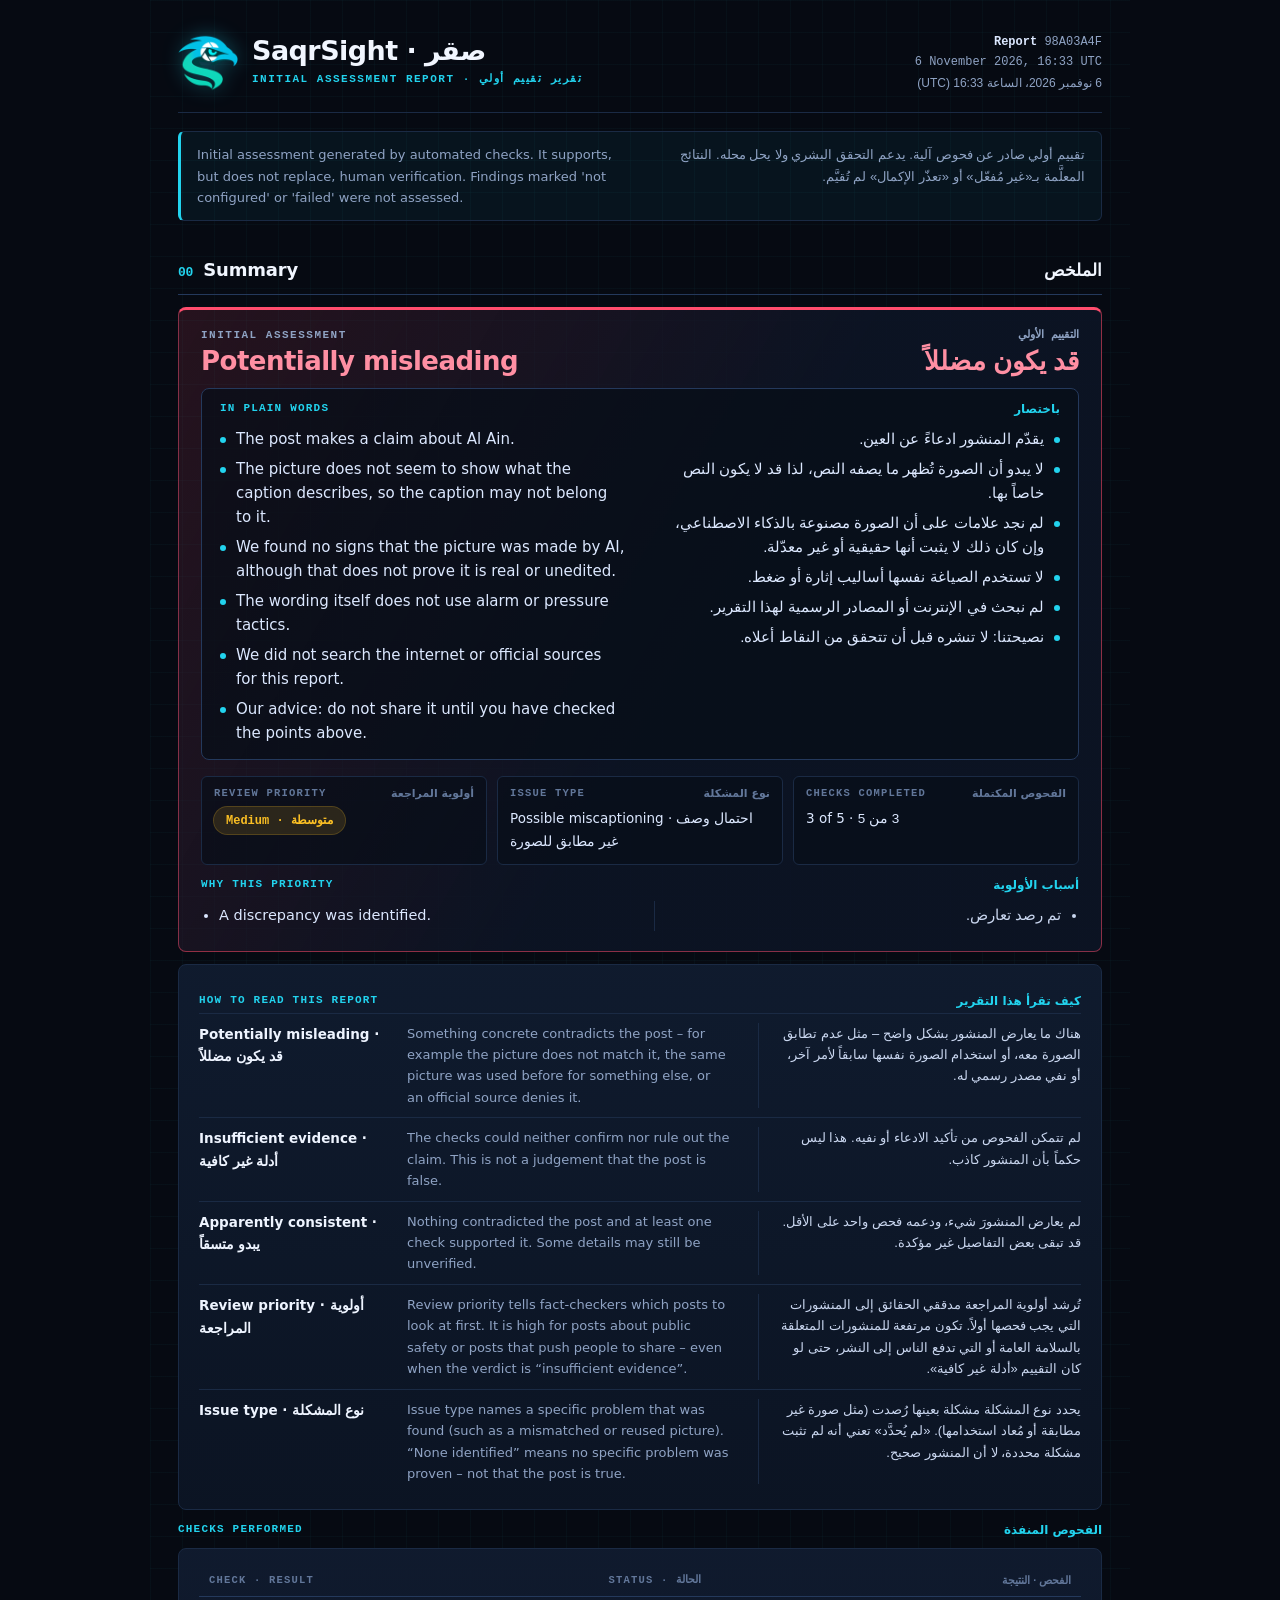
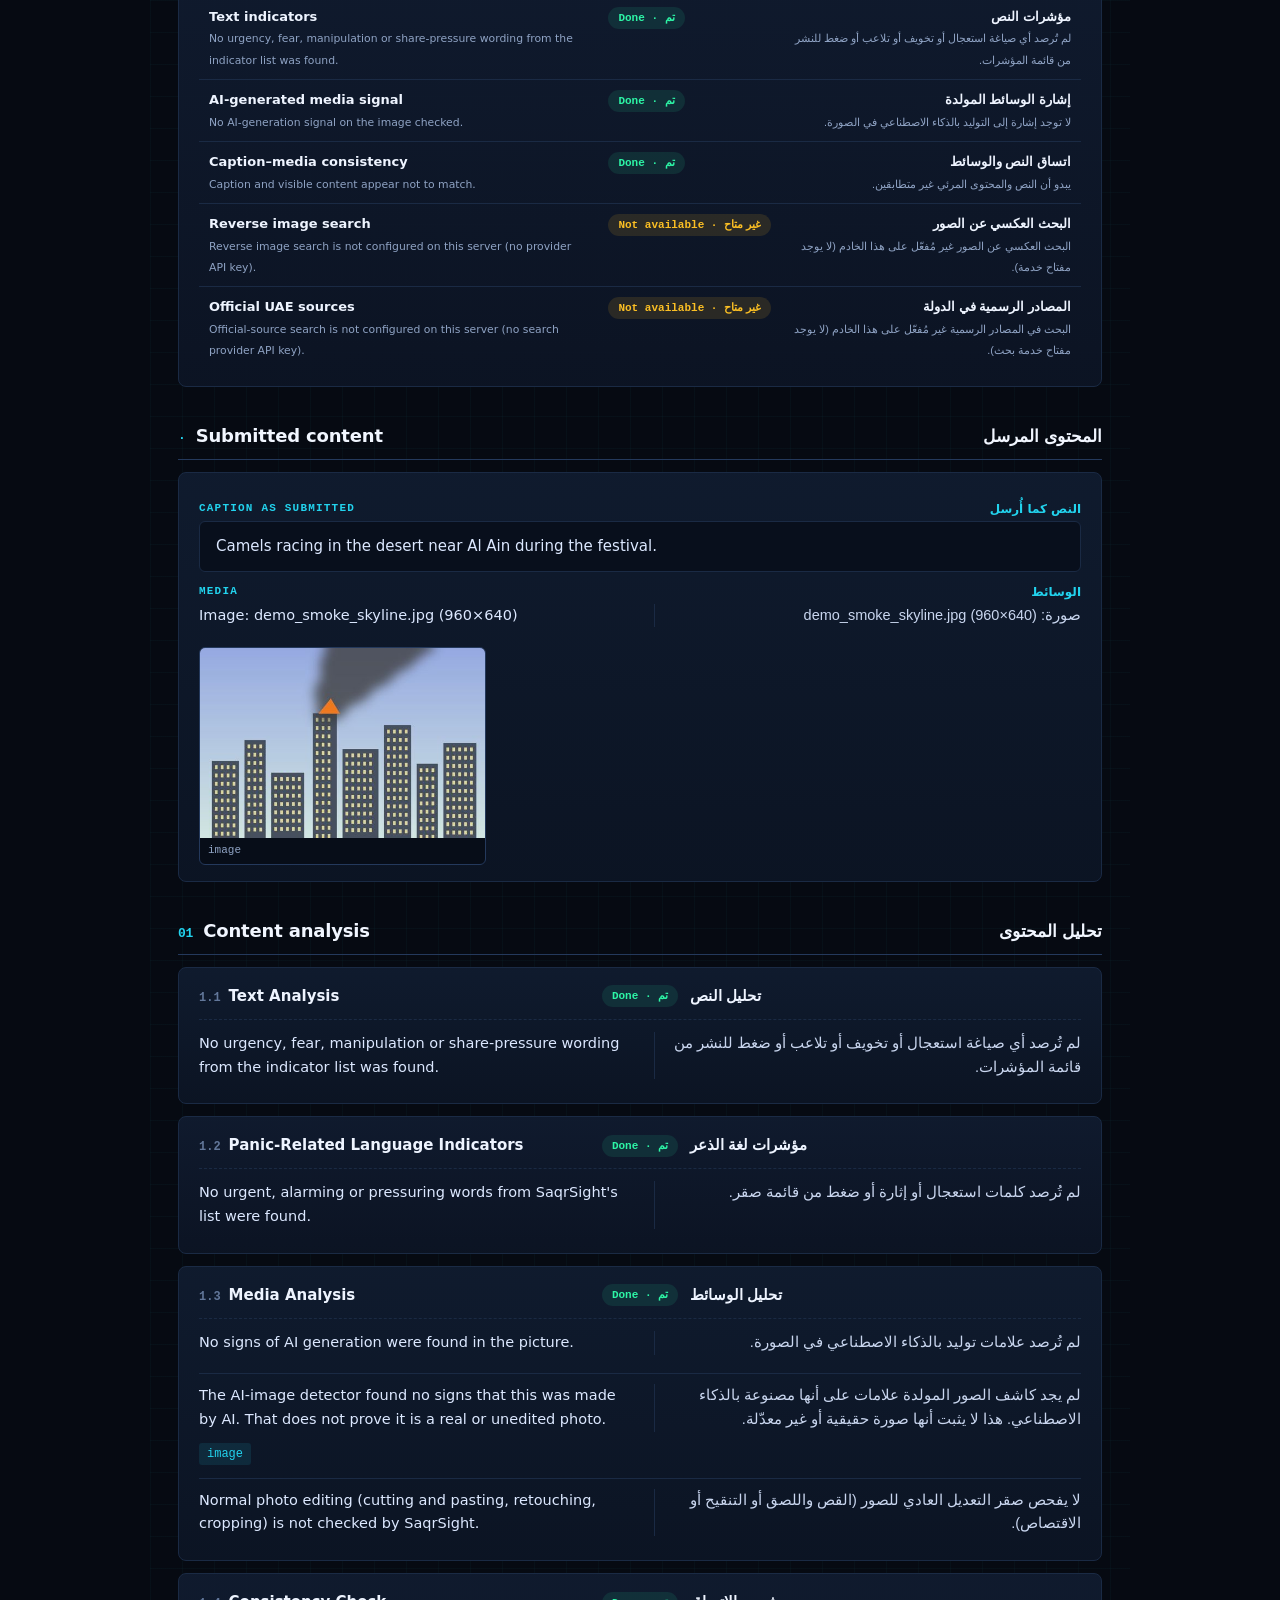
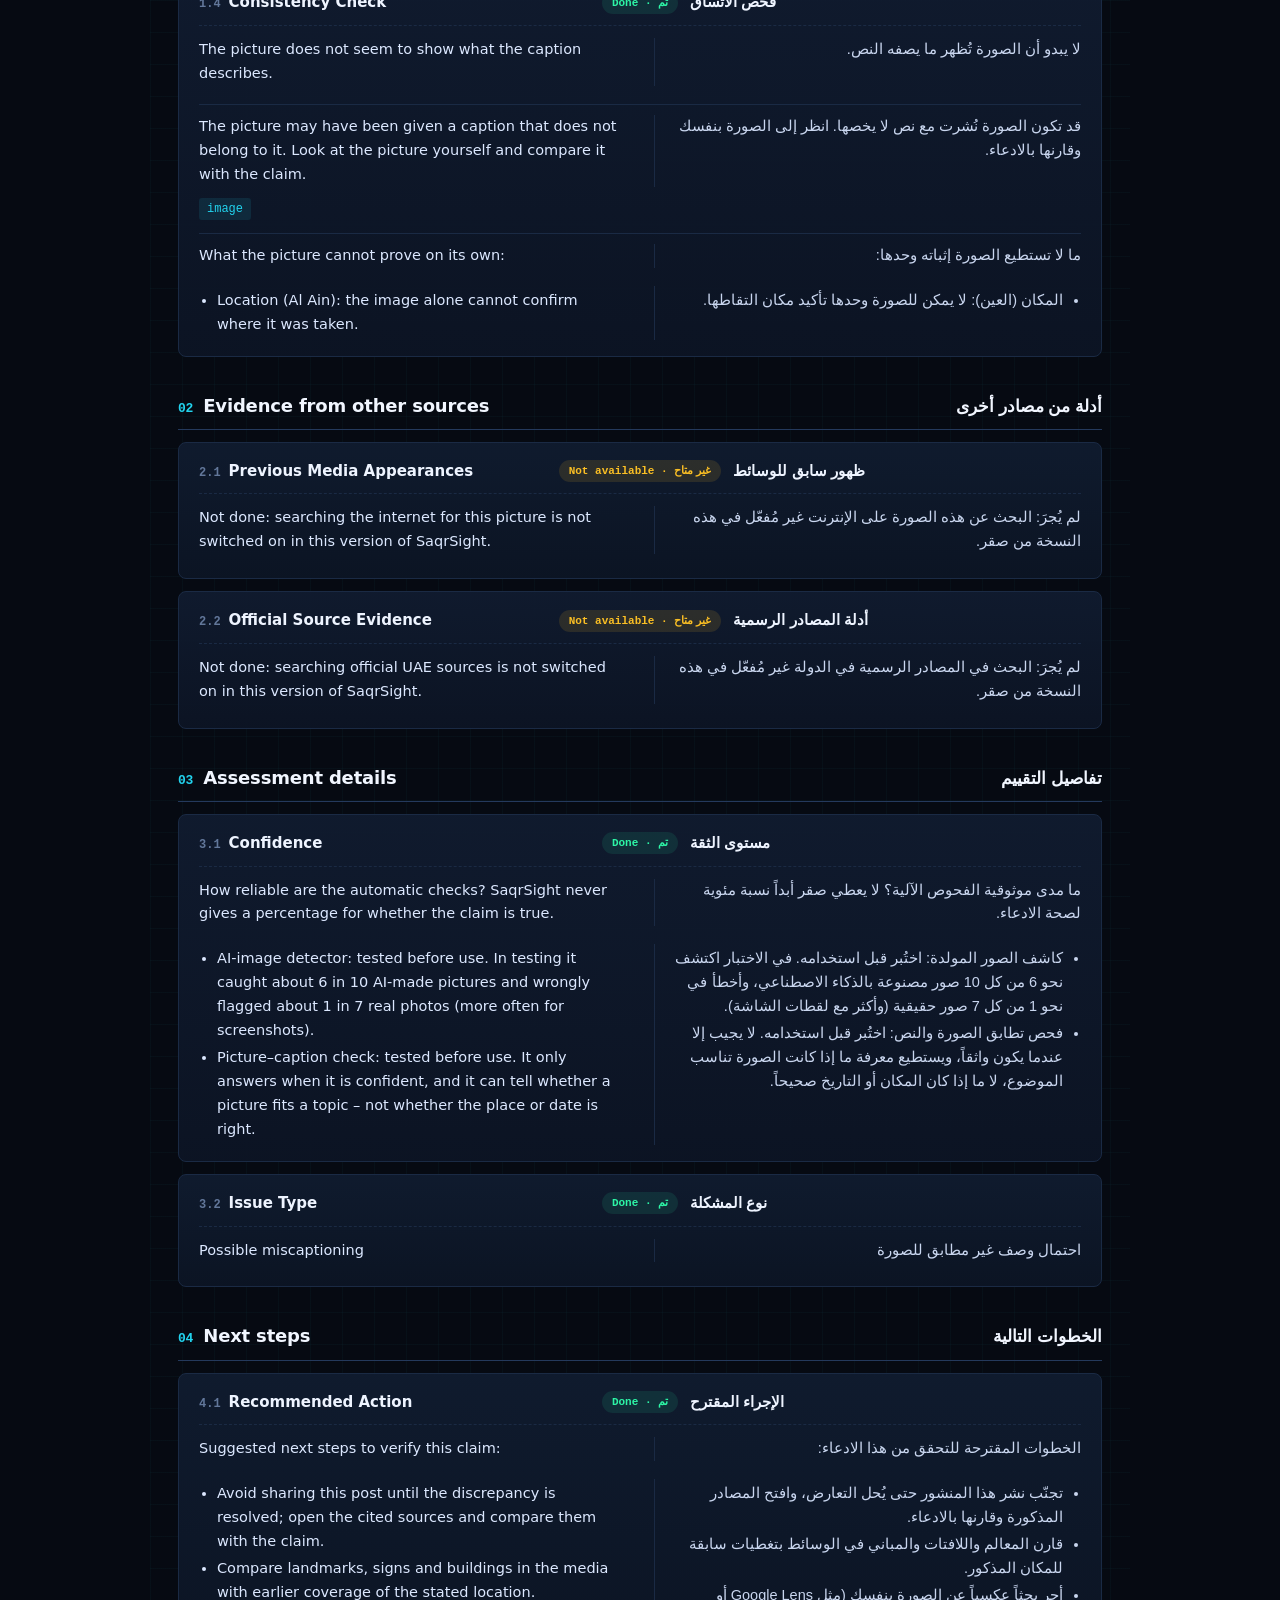
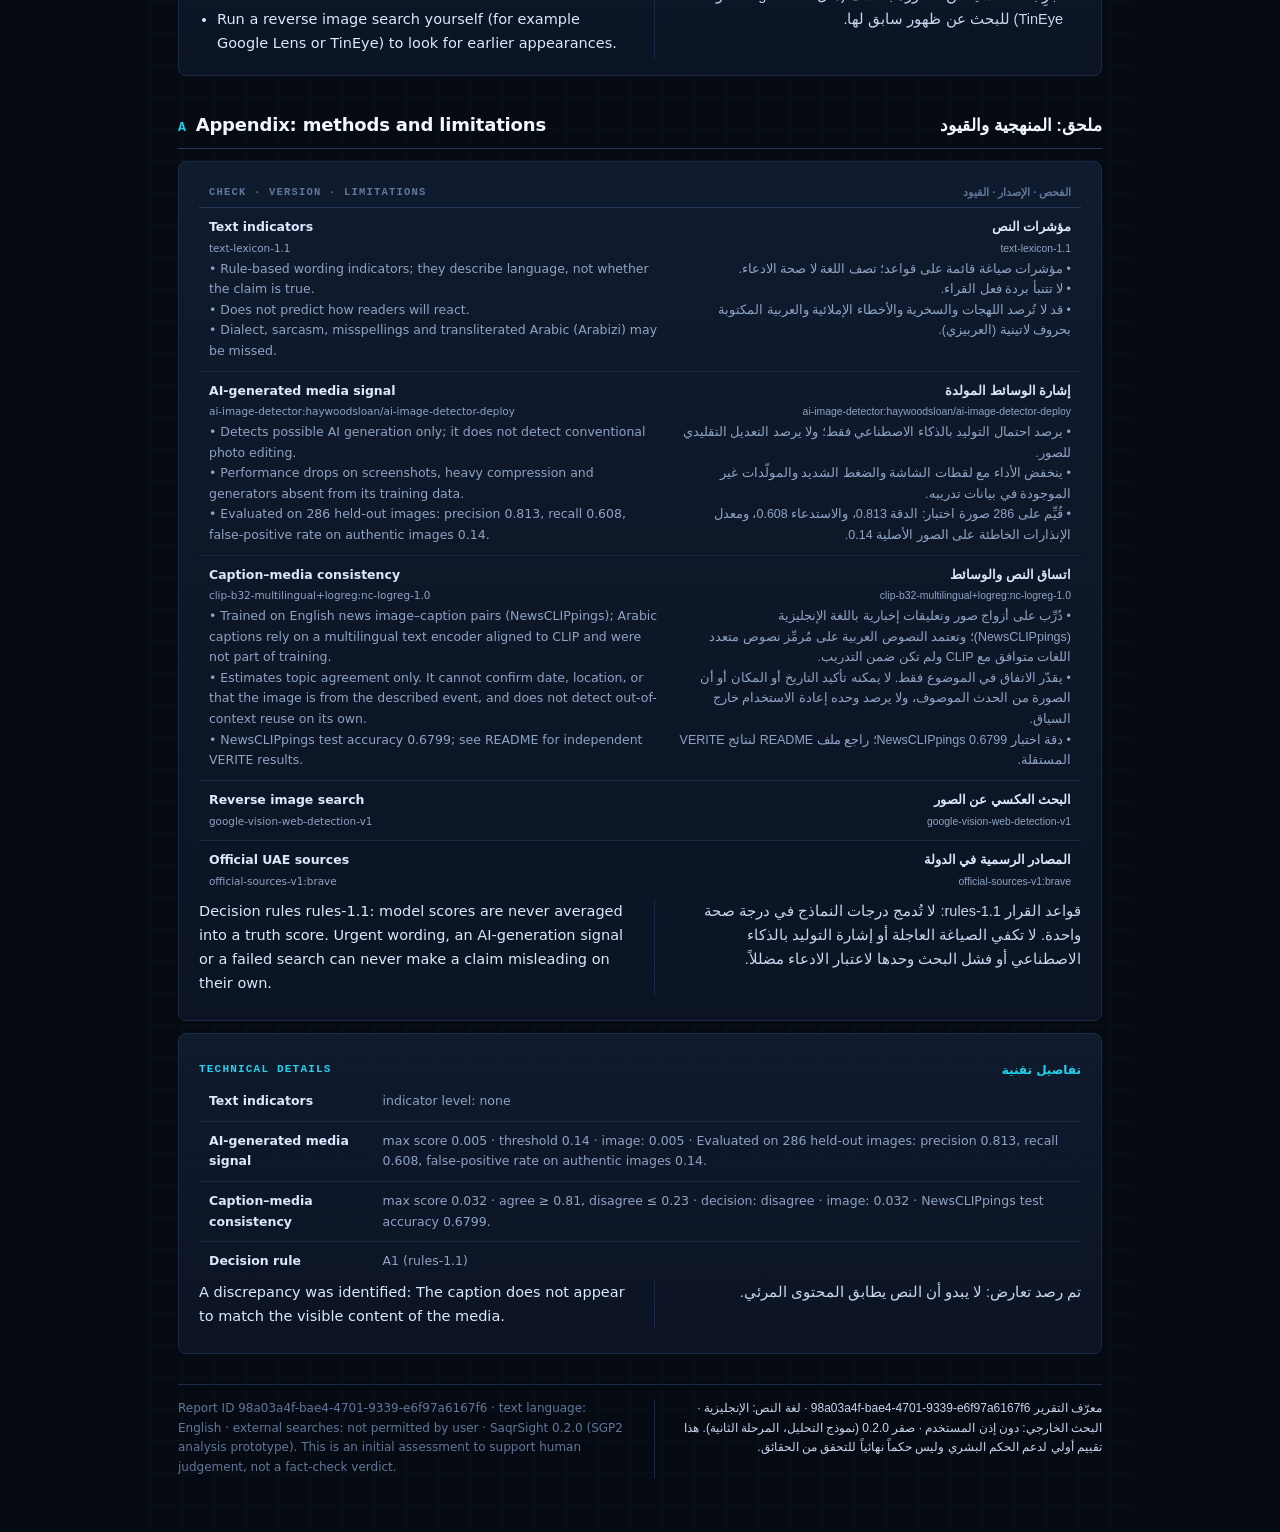
<file: samples/example_reports/en-mismatch.html>
<!doctype html><html lang="en"><meta charset="utf-8"><meta name="viewport" content="width=device-width,initial-scale=1">
<title>SaqrSight report · 98a03a4f</title><style>:root{--bg:#060a12;--panel:#0c1424;--panel2:#101b2f;--line:#1a2a44;--line2:#24395c;--ink:#dce8ff;--muted:#8fa3c4;
--dim:#62779a;--cyan:#22d3ee;--green:#2df5a6;--amber:#fbbf24;--red:#ff4d6d;--violet:#7c5cff;
--mono:ui-monospace,'SF Mono',SFMono-Regular,Menlo,Consolas,monospace;
--sans:system-ui,-apple-system,'Segoe UI','Geeza Pro','Noto Naskh Arabic',Tahoma,sans-serif}
*{box-sizing:border-box}
html{background:var(--bg);color-scheme:dark}
body{font:14.5px/1.65 var(--sans);max-width:980px;margin:0 auto;padding:32px 28px 56px;color:var(--ink);background:
linear-gradient(rgba(34,211,238,.03) 1px,transparent 1px) 0 0/32px 32px,
linear-gradient(90deg,rgba(34,211,238,.03) 1px,transparent 1px) 0 0/32px 32px,
radial-gradient(900px 500px at 90% -10%,rgba(34,211,238,.09),transparent 60%),var(--bg)}
p{margin:0 0 8px}ul{margin:4px 0 0;padding-inline-start:18px}li{margin:3px 0}
a{color:var(--cyan);font-weight:600;word-break:break-word}
small,.muted{color:var(--muted)}
.ar,[dir=rtl]{font-family:'Geeza Pro','Noto Naskh Arabic','Segoe UI',Tahoma,sans-serif}
/* masthead */
.mast{display:flex;justify-content:space-between;align-items:center;gap:20px;padding-bottom:18px;border-bottom:1px solid var(--line)}
.brand{display:flex;gap:14px;align-items:center}
.brand img{width:60px;height:60px;filter:drop-shadow(0 0 10px rgba(34,211,238,.35))}
.brand h1{font-size:27px;margin:0;letter-spacing:-.02em;color:#f1f6ff;line-height:1.1}
.brand small{font:600 11px/1.4 var(--mono);color:var(--cyan);letter-spacing:1.5px}
.mast-meta{font:12px/1.7 var(--mono);color:var(--muted);text-align:end}
.mast-meta b{color:var(--ink)}
.notice{display:grid;grid-template-columns:1fr 1fr;gap:20px;margin:18px 0 22px;padding:12px 16px;border:1px solid var(--line);
border-inline-start:3px solid var(--cyan);border-radius:6px;background:rgba(34,211,238,.05);color:var(--muted);font-size:13px}
/* parts */
.part{display:flex;align-items:baseline;justify-content:space-between;gap:12px;margin:34px 0 12px;padding-bottom:8px;
border-bottom:1px solid var(--line2)}
.part h2{font-size:18px;margin:0;color:#f1f6ff;letter-spacing:-.01em}
.part h2 span{font:700 13px var(--mono);color:var(--cyan);margin-inline-end:10px}
.part .ar{font-size:17px;font-weight:700;color:#f1f6ff}
/* cards */
.card{break-inside:avoid;background:linear-gradient(180deg,rgba(16,27,47,.95),rgba(12,20,36,.95));border:1px solid var(--line);
border-radius:8px;padding:16px 20px;margin:12px 0}
.card-head{display:grid;grid-template-columns:1fr auto 1fr;align-items:center;gap:12px;margin-bottom:12px;padding-bottom:10px;
border-bottom:1px dashed var(--line)}
.card-head h3{margin:0;font-size:15px;color:#eef4ff}
.card-head h3 .num{font:600 12px var(--mono);color:var(--dim);margin-inline-end:8px}
.card-head .ar{text-align:end;font-size:15px;font-weight:700;color:#eef4ff}
.bi{display:grid;grid-template-columns:1fr 1fr;gap:6px 28px}
.bi>.en{direction:ltr}
.bi>.ar{direction:rtl;text-align:right;color:#c9d6ef;border-left:1px solid var(--line);padding-left:18px}
.bi>ul.ar{padding-right:18px}
.bi+.bi{margin-top:6px}
.sub{font:600 11px/1 var(--mono);letter-spacing:1.4px;color:var(--cyan);text-transform:uppercase;margin:14px 0 6px}
.sub-bi{display:flex;justify-content:space-between;margin:14px 0 6px;font:600 11px/1 var(--mono);letter-spacing:1.2px;color:var(--cyan)}
.sub-bi .ar{font:700 12px/1 var(--sans);letter-spacing:0}
.finding{border-top:1px solid var(--line);padding-top:10px;margin-top:10px}
.finding:first-of-type{border-top:0;margin-top:0;padding-top:0}
/* chips */
.status{font:600 11px/1 var(--mono);padding:5px 10px;border-radius:99px;white-space:nowrap;background:rgba(45,245,166,.1);color:var(--green)}
.status.failed{background:rgba(255,77,109,.14);color:#ff8fa3}.status.not_configured{background:rgba(251,191,36,.12);color:var(--amber)}
.status.not_applicable{background:rgba(128,149,182,.12);color:var(--dim)}.status.pending{background:rgba(124,92,255,.16);color:#b6a5ff}
.chip{display:inline-block;font:12px/1 var(--mono);color:var(--cyan);background:rgba(34,211,238,.1);border-radius:3px;padding:5px 8px;margin:3px 4px 3px 0}
q{display:inline-block;background:rgba(251,191,36,.12);color:#fde68a;border:1px solid rgba(251,191,36,.3);border-radius:3px;
padding:1px 7px;margin:2px 4px 2px 0;quotes:none}
.prio{display:inline-block;font:700 12px/1 var(--mono);padding:7px 12px;border-radius:99px}
.prio.high{background:rgba(255,77,109,.15);color:#ff8fa3;box-shadow:0 0 0 1px rgba(255,77,109,.35)}
.prio.medium{background:rgba(251,191,36,.13);color:var(--amber);box-shadow:0 0 0 1px rgba(251,191,36,.3)}
.prio.low{background:rgba(45,245,166,.1);color:var(--green);box-shadow:0 0 0 1px rgba(45,245,166,.3)}
/* summary */
.summary{border-width:1px;border-top:3px solid var(--cyan);padding:20px 22px}
.summary.v-potentially_misleading{border-color:rgba(255,77,109,.5);border-top-color:var(--red);background:linear-gradient(120deg,rgba(255,77,109,.13),rgba(12,20,36,.96) 55%)}
.summary.v-apparently_consistent{border-color:rgba(45,245,166,.45);border-top-color:var(--green);background:linear-gradient(120deg,rgba(45,245,166,.10),rgba(12,20,36,.96) 55%)}
.summary.v-insufficient_evidence{border-color:rgba(251,191,36,.42);border-top-color:var(--amber);background:linear-gradient(120deg,rgba(251,191,36,.10),rgba(12,20,36,.96) 55%)}
.verdict{display:grid;grid-template-columns:1fr 1fr;gap:28px;align-items:end;margin-bottom:12px}
.verdict .lbl{font:600 11px/1 var(--mono);letter-spacing:1.5px;color:var(--muted);margin-bottom:6px}
.verdict .val{font-size:26px;font-weight:800;letter-spacing:-.02em;line-height:1.15}
.verdict .ar{text-align:right}
.v-potentially_misleading .val{color:#ff8fa3}.v-apparently_consistent .val{color:var(--green)}.v-insufficient_evidence .val{color:var(--amber)}
.facts{display:grid;grid-template-columns:repeat(3,1fr);gap:10px;margin-top:16px}
.fact{background:rgba(7,13,24,.65);border:1px solid var(--line);border-radius:6px;padding:10px 12px}
.fact .k{font:600 10.5px/1.3 var(--mono);letter-spacing:1.2px;color:var(--dim);display:flex;justify-content:space-between;gap:6px}
.fact .k .ar{font:700 11px var(--sans);letter-spacing:0}
.fact .v{margin-top:6px;font-size:13.5px}
/* tables */
table{width:100%;border-collapse:collapse;font-size:13px}
th{font:600 10.5px/1.3 var(--mono);letter-spacing:1.2px;color:var(--dim);text-align:start;padding:8px 10px;border-bottom:1px solid var(--line2)}
th.ar,td.ar{text-align:right;direction:rtl}
td{padding:9px 10px;border-bottom:1px solid var(--line);vertical-align:top}
tr:last-child td{border-bottom:0}
td .name{font-weight:600;color:#eef4ff}
/* submitted content */
.caption{background:rgba(7,13,24,.8);border:1px solid var(--line);border-radius:6px;padding:12px 16px;white-space:pre-wrap;font-size:15px}
.media{display:flex;flex-wrap:wrap;gap:10px;margin-top:12px}
.media figure{margin:0;border:1px solid var(--line2);border-radius:6px;overflow:hidden;background:#070d18}
.media img{display:block;max-height:190px;max-width:100%}
.media figcaption{font:11px/1.4 var(--mono);color:var(--muted);padding:5px 8px}
/* sources */
.src{border-inline-start:3px solid var(--cyan);padding:6px 12px;margin:8px 0;background:rgba(7,13,24,.45);border-radius:0 6px 6px 0}
.src .meta{font:12px/1.6 var(--mono);color:var(--muted)}
/* appendix */
.appx td{font-size:12.5px;color:var(--muted)}
.appx td .name{color:var(--ink)}
footer{margin-top:30px;padding-top:14px;border-top:1px solid var(--line);font-size:12px;color:var(--dim)}
footer .bi{gap:6px 28px}
.notice.one,.verdict.one{grid-template-columns:1fr}
.plainbox{background:rgba(7,13,24,.7);border:1px solid var(--line2);border-radius:8px;padding:12px 18px 8px;margin:6px 0 4px}
.plainbox .sub-bi{margin-top:2px}
ul.plain{list-style:none;padding:0;margin:0}
ul.plain li{position:relative;padding-inline-start:16px;margin:6px 0;font-size:15px;line-height:1.6}
ul.plain li::before{content:"";position:absolute;inset-inline-start:0;top:.62em;width:6px;height:6px;border-radius:50%;background:var(--cyan)}
.bi>ul.plain.ar{padding-right:0}
.guide .g-row{display:grid;grid-template-columns:190px 1fr;gap:6px 18px;padding:9px 0;border-top:1px solid var(--line)}
.guide .g-row:first-of-type{border-top:0}
.guide .g-term{font-weight:700;color:#eef4ff;font-size:13.5px}
.guide .bi{font-size:13px;color:var(--muted)}
.guide p{margin:0}
@media(max-width:700px){.guide .g-row{grid-template-columns:1fr}}
.ar,.ar *,[dir=rtl],[dir=rtl] *{letter-spacing:0!important}
.mode-ar .lbl,.mode-ar .fact .k,.mode-ar .sub-bi,.mode-ar th,.mode-ar .status,.mode-ar .brand small,.mode-ar .mast-meta,
.mode-ar .chip,.mode-ar .part h2 span,.mode-ar .card-head .num{font-family:var(--sans);font-size:12.5px;font-weight:700}
.mode-ar .verdict .lbl,.mode-ar .fact .k,.mode-ar .sub-bi{font-size:13px}
.mode-en .card-head,.mode-ar .card-head{grid-template-columns:1fr auto}
.mode-ar{font-family:'Geeza Pro','Noto Naskh Arabic','Segoe UI',Tahoma,sans-serif}
.mode-ar .mast-meta{text-align:start}.mode-ar th{text-align:right}
.mode-ar .src{border-radius:6px 0 0 6px}
@media(max-width:700px){.bi,.verdict,.notice{grid-template-columns:1fr}.bi>.ar{border:0;padding-left:0}.facts{grid-template-columns:1fr}
.card-head{grid-template-columns:1fr}.card-head .ar{text-align:right}.mast{flex-direction:column;align-items:flex-start}.mast-meta{text-align:start}}
@media print{
@page{size:A4;margin:14mm}
html,body{background:#fff!important;color:#111}
body{padding:0;max-width:none;font-size:11.5pt}
.card,.notice,.caption,.fact,.src,.media figure{background:#fff!important;border-color:#c9d1dc!important;color:#111}
.summary{border-top-width:4px}
h1,h2,h3,.ar,.part .ar,.card-head .ar,small,.muted,.mast-meta,.mast-meta b,footer,.brand small,.verdict .lbl,.fact .k,th,
.bi>.ar,.appx td,td .name,.src .meta,.sub,.sub-bi,.part h2 span{color:#111!important}
.status,.prio,.chip,q{background:#f1f3f7!important;color:#111!important;border:1px solid #c9d1dc!important;box-shadow:none!important}
.verdict .val{color:#111!important}a{color:#0a58a0}.brand img{filter:none}
.part{break-after:avoid}
}</style>
<body class="mode-both">
<header class="mast"><div class="brand"><img src="[data-uri]" alt="SaqrSight logo"><div><h1>SaqrSight · صقر</h1>
<small>INITIAL ASSESSMENT REPORT · تقرير تقييم أولي</small></div></div>
<div class="mast-meta"><b>Report</b> 98A03A4F<br>6 November 2026, 16:33 UTC<br><span dir="rtl">6 نوفمبر 2026، الساعة 16:33 (UTC)</span></div></header>
<div class="notice"><div>Initial assessment generated by automated checks. It supports, but does not replace, human verification. Findings marked &#x27;not configured&#x27; or &#x27;failed&#x27; were not assessed.</div><div class="ar" dir="rtl">تقييم أولي صادر عن فحوص آلية. يدعم التحقق البشري ولا يحل محله. النتائج المعلَّمة بـ«غير مُفعّل» أو «تعذّر الإكمال» لم تُقيَّم.</div></div>
<div class="part"><h2><span>00</span>Summary</h2><div class="ar" dir="rtl">الملخص</div></div>
<section class="card summary v-potentially_misleading"><div class="verdict"><div><div class="lbl">INITIAL ASSESSMENT</div><div class="val">Potentially misleading</div></div><div class="ar" dir="rtl"><div class="lbl">التقييم الأولي</div><div class="val">قد يكون مضللاً</div></div></div><div class="plainbox"><div class="sub-bi"><span>IN PLAIN WORDS</span><span class="ar" dir="rtl">باختصار</span></div><div class="bi"><ul class="plain" class="en"><li>The post makes a claim about Al Ain.</li><li>The picture does not seem to show what the caption describes, so the caption may not belong to it.</li><li>We found no signs that the picture was made by AI, although that does not prove it is real or unedited.</li><li>The wording itself does not use alarm or pressure tactics.</li><li>We did not search the internet or official sources for this report.</li><li>Our advice: do not share it until you have checked the points above.</li></ul><ul class="plain" class="ar" dir="rtl"><li>يقدّم المنشور ادعاءً عن العين.</li><li>لا يبدو أن الصورة تُظهر ما يصفه النص، لذا قد لا يكون النص خاصاً بها.</li><li>لم نجد علامات على أن الصورة مصنوعة بالذكاء الاصطناعي، وإن كان ذلك لا يثبت أنها حقيقية أو غير معدّلة.</li><li>لا تستخدم الصياغة نفسها أساليب إثارة أو ضغط.</li><li>لم نبحث في الإنترنت أو المصادر الرسمية لهذا التقرير.</li><li>نصيحتنا: لا تنشره قبل أن تتحقق من النقاط أعلاه.</li></ul></div></div><div class="facts"><div class="fact"><div class="k"><span>REVIEW PRIORITY</span><span class="ar" dir="rtl">أولوية المراجعة</span></div><div class="v"><span class="prio medium">Medium · <span dir="rtl">متوسطة</span></span></div></div><div class="fact"><div class="k"><span>ISSUE TYPE</span><span class="ar" dir="rtl">نوع المشكلة</span></div><div class="v"><div>Possible miscaptioning · <span dir="rtl">احتمال وصف غير مطابق للصورة</span></div></div></div><div class="fact"><div class="k"><span>CHECKS COMPLETED</span><span class="ar" dir="rtl">الفحوص المكتملة</span></div><div class="v">3 of 5 · <span dir="rtl">3 من 5</span></div></div></div><div class="sub-bi"><span>WHY THIS PRIORITY</span><span class="ar" dir="rtl">أسباب الأولوية</span></div><div class="bi"><ul class="en"><li>A discrepancy was identified.</li></ul><ul class="ar" dir="rtl"><li>تم رصد تعارض.</li></ul></div></section>
<section class="card guide"><div class="sub-bi"><span>HOW TO READ THIS REPORT</span><span class="ar" dir="rtl">كيف تقرأ هذا التقرير</span></div><div class="g-row"><div class="g-term">Potentially misleading · <span dir="rtl">قد يكون مضللاً</span></div><div class="bi"><p class="en">Something concrete contradicts the post – for example the picture does not match it, the same picture was used before for something else, or an official source denies it.</p><p class="ar" dir="rtl">هناك ما يعارض المنشور بشكل واضح – مثل عدم تطابق الصورة معه، أو استخدام الصورة نفسها سابقاً لأمر آخر، أو نفي مصدر رسمي له.</p></div></div><div class="g-row"><div class="g-term">Insufficient evidence · <span dir="rtl">أدلة غير كافية</span></div><div class="bi"><p class="en">The checks could neither confirm nor rule out the claim. This is not a judgement that the post is false.</p><p class="ar" dir="rtl">لم تتمكن الفحوص من تأكيد الادعاء أو نفيه. هذا ليس حكماً بأن المنشور كاذب.</p></div></div><div class="g-row"><div class="g-term">Apparently consistent · <span dir="rtl">يبدو متسقاً</span></div><div class="bi"><p class="en">Nothing contradicted the post and at least one check supported it. Some details may still be unverified.</p><p class="ar" dir="rtl">لم يعارض المنشورَ شيء، ودعمه فحص واحد على الأقل. قد تبقى بعض التفاصيل غير مؤكدة.</p></div></div><div class="g-row"><div class="g-term">Review priority · <span dir="rtl">أولوية المراجعة</span></div><div class="bi"><p class="en">Review priority tells fact-checkers which posts to look at first. It is high for posts about public safety or posts that push people to share – even when the verdict is “insufficient evidence”.</p><p class="ar" dir="rtl">تُرشد أولوية المراجعة مدققي الحقائق إلى المنشورات التي يجب فحصها أولاً. تكون مرتفعة للمنشورات المتعلقة بالسلامة العامة أو التي تدفع الناس إلى النشر، حتى لو كان التقييم «أدلة غير كافية».</p></div></div><div class="g-row"><div class="g-term">Issue type · <span dir="rtl">نوع المشكلة</span></div><div class="bi"><p class="en">Issue type names a specific problem that was found (such as a mismatched or reused picture). “None identified” means no specific problem was proven – not that the post is true.</p><p class="ar" dir="rtl">يحدد نوع المشكلة مشكلة بعينها رُصدت (مثل صورة غير مطابقة أو مُعاد استخدامها). «لم يُحدَّد» تعني أنه لم تثبت مشكلة محددة، لا أن المنشور صحيح.</p></div></div></section>
<div class="sub-bi"><span>CHECKS PERFORMED</span><span class="ar" dir="rtl">الفحوص المنفذة</span></div>
<section class="card"><table><thead><tr><th>CHECK · RESULT</th><th>STATUS · <span dir="rtl">الحالة</span></th><th class="ar">الفحص · النتيجة</th></tr></thead><tbody><tr><td><span class="name">Text indicators</span><br><small>No urgency, fear, manipulation or share-pressure wording from the indicator list was found.</small></td><td><span class="status completed">Done · <span dir="rtl">تم</span></span></td><td class="ar" dir="rtl"><span class="name">مؤشرات النص</span><br><small>لم تُرصد أي صياغة استعجال أو تخويف أو تلاعب أو ضغط للنشر من قائمة المؤشرات.</small></td></tr><tr><td><span class="name">AI-generated media signal</span><br><small>No AI-generation signal on the image checked.</small></td><td><span class="status completed">Done · <span dir="rtl">تم</span></span></td><td class="ar" dir="rtl"><span class="name">إشارة الوسائط المولدة</span><br><small>لا توجد إشارة إلى التوليد بالذكاء الاصطناعي في الصورة.</small></td></tr><tr><td><span class="name">Caption–media consistency</span><br><small>Caption and visible content appear not to match.</small></td><td><span class="status completed">Done · <span dir="rtl">تم</span></span></td><td class="ar" dir="rtl"><span class="name">اتساق النص والوسائط</span><br><small>يبدو أن النص والمحتوى المرئي غير متطابقين.</small></td></tr><tr><td><span class="name">Reverse image search</span><br><small>Reverse image search is not configured on this server (no provider API key).</small></td><td><span class="status not_configured">Not available · <span dir="rtl">غير متاح</span></span></td><td class="ar" dir="rtl"><span class="name">البحث العكسي عن الصور</span><br><small>البحث العكسي عن الصور غير مُفعّل على هذا الخادم (لا يوجد مفتاح خدمة).</small></td></tr><tr><td><span class="name">Official UAE sources</span><br><small>Official-source search is not configured on this server (no search provider API key).</small></td><td><span class="status not_configured">Not available · <span dir="rtl">غير متاح</span></span></td><td class="ar" dir="rtl"><span class="name">المصادر الرسمية في الدولة</span><br><small>البحث في المصادر الرسمية غير مُفعّل على هذا الخادم (لا يوجد مفتاح خدمة بحث).</small></td></tr></tbody></table></section>
<div class="part"><h2><span>·</span>Submitted content</h2><div class="ar" dir="rtl">المحتوى المرسل</div></div>
<section class="card"><div class="sub-bi"><span>CAPTION AS SUBMITTED</span><span class="ar" dir="rtl">النص كما أُرسل</span></div><div class="caption" dir="auto">Camels racing in the desert near Al Ain during the festival.</div><div class="sub-bi"><span>MEDIA</span><span class="ar" dir="rtl">الوسائط</span></div><div class="bi"><p class="en">Image: demo_smoke_skyline.jpg (960×640)</p><p class="ar" dir="rtl">صورة: ⁦demo_smoke_skyline.jpg (960×640)⁩</p></div><div class="media"><figure><img src="[data-uri]" alt="image"><figcaption>image</figcaption></figure></div></section>
<div class="part"><h2><span>01</span>Content analysis</h2><div class="ar" dir="rtl">تحليل المحتوى</div></div><section class="card"><div class="card-head"><h3><span class="num">1.1</span>Text Analysis</h3><span class="status completed">Done · <span dir="rtl">تم</span></span><div class="ar" dir="rtl">تحليل النص</div></div><div class="bi"><p class="en">No urgency, fear, manipulation or share-pressure wording from the indicator list was found.</p><p class="ar" dir="rtl">لم تُرصد أي صياغة استعجال أو تخويف أو تلاعب أو ضغط للنشر من قائمة المؤشرات.</p></div></section><section class="card"><div class="card-head"><h3><span class="num">1.2</span>Panic-Related Language Indicators</h3><span class="status completed">Done · <span dir="rtl">تم</span></span><div class="ar" dir="rtl">مؤشرات لغة الذعر</div></div><div class="bi"><p class="en">No urgent, alarming or pressuring words from SaqrSight&#x27;s list were found.</p><p class="ar" dir="rtl">لم تُرصد كلمات استعجال أو إثارة أو ضغط من قائمة صقر.</p></div></section><section class="card"><div class="card-head"><h3><span class="num">1.3</span>Media Analysis</h3><span class="status completed">Done · <span dir="rtl">تم</span></span><div class="ar" dir="rtl">تحليل الوسائط</div></div><div class="bi"><p class="en">No signs of AI generation were found in the picture.</p><p class="ar" dir="rtl">لم تُرصد علامات توليد بالذكاء الاصطناعي في الصورة.</p></div><div class="finding"><div class="bi"><p class="en">The AI-image detector found no signs that this was made by AI. That does not prove it is a real or unedited photo.</p><p class="ar" dir="rtl">لم يجد كاشف الصور المولدة علامات على أنها مصنوعة بالذكاء الاصطناعي. هذا لا يثبت أنها صورة حقيقية أو غير معدّلة.</p></div><div><span class="chip">image</span></div></div><div class="finding"><div class="bi"><p class="en">Normal photo editing (cutting and pasting, retouching, cropping) is not checked by SaqrSight.</p><p class="ar" dir="rtl">لا يفحص صقر التعديل العادي للصور (القص واللصق أو التنقيح أو الاقتصاص).</p></div></div></section><section class="card"><div class="card-head"><h3><span class="num">1.4</span>Consistency Check</h3><span class="status completed">Done · <span dir="rtl">تم</span></span><div class="ar" dir="rtl">فحص الاتساق</div></div><div class="bi"><p class="en">The picture does not seem to show what the caption describes.</p><p class="ar" dir="rtl">لا يبدو أن الصورة تُظهر ما يصفه النص.</p></div><div class="finding"><div class="bi"><p class="en">The picture may have been given a caption that does not belong to it. Look at the picture yourself and compare it with the claim.</p><p class="ar" dir="rtl">قد تكون الصورة نُشرت مع نص لا يخصها. انظر إلى الصورة بنفسك وقارنها بالادعاء.</p></div><div><span class="chip">image</span></div></div><div class="finding"><div class="bi"><p class="en">What the picture cannot prove on its own:</p><p class="ar" dir="rtl">ما لا تستطيع الصورة إثباته وحدها:</p></div><div class="bi"><ul class="en"><li>Location (Al Ain): the image alone cannot confirm where it was taken.</li></ul><ul class="ar" dir="rtl"><li>المكان (العين): لا يمكن للصورة وحدها تأكيد مكان التقاطها.</li></ul></div></div></section><div class="part"><h2><span>02</span>Evidence from other sources</h2><div class="ar" dir="rtl">أدلة من مصادر أخرى</div></div><section class="card"><div class="card-head"><h3><span class="num">2.1</span>Previous Media Appearances</h3><span class="status not_configured">Not available · <span dir="rtl">غير متاح</span></span><div class="ar" dir="rtl">ظهور سابق للوسائط</div></div><div class="bi"><p class="en">Not done: searching the internet for this picture is not switched on in this version of SaqrSight.</p><p class="ar" dir="rtl">لم يُجرَ: البحث عن هذه الصورة على الإنترنت غير مُفعّل في هذه النسخة من صقر.</p></div></section><section class="card"><div class="card-head"><h3><span class="num">2.2</span>Official Source Evidence</h3><span class="status not_configured">Not available · <span dir="rtl">غير متاح</span></span><div class="ar" dir="rtl">أدلة المصادر الرسمية</div></div><div class="bi"><p class="en">Not done: searching official UAE sources is not switched on in this version of SaqrSight.</p><p class="ar" dir="rtl">لم يُجرَ: البحث في المصادر الرسمية في الدولة غير مُفعّل في هذه النسخة من صقر.</p></div></section><div class="part"><h2><span>03</span>Assessment details</h2><div class="ar" dir="rtl">تفاصيل التقييم</div></div><section class="card"><div class="card-head"><h3><span class="num">3.1</span>Confidence</h3><span class="status completed">Done · <span dir="rtl">تم</span></span><div class="ar" dir="rtl">مستوى الثقة</div></div><div class="bi"><p class="en">How reliable are the automatic checks? SaqrSight never gives a percentage for whether the claim is true.</p><p class="ar" dir="rtl">ما مدى موثوقية الفحوص الآلية؟ لا يعطي صقر أبداً نسبة مئوية لصحة الادعاء.</p></div><div class="bi"><ul class="en"><li>AI-image detector: tested before use. In testing it caught about 6 in 10 AI-made pictures and wrongly flagged about 1 in 7 real photos (more often for screenshots).</li><li>Picture–caption check: tested before use. It only answers when it is confident, and it can tell whether a picture fits a topic – not whether the place or date is right.</li></ul><ul class="ar" dir="rtl"><li>كاشف الصور المولدة: اختُبر قبل استخدامه. في الاختبار اكتشف نحو 6 من كل 10 صور مصنوعة بالذكاء الاصطناعي، وأخطأ في نحو 1 من كل 7 صور حقيقية (وأكثر مع لقطات الشاشة).</li><li>فحص تطابق الصورة والنص: اختُبر قبل استخدامه. لا يجيب إلا عندما يكون واثقاً، ويستطيع معرفة ما إذا كانت الصورة تناسب الموضوع، لا ما إذا كان المكان أو التاريخ صحيحاً.</li></ul></div></section><section class="card"><div class="card-head"><h3><span class="num">3.2</span>Issue Type</h3><span class="status completed">Done · <span dir="rtl">تم</span></span><div class="ar" dir="rtl">نوع المشكلة</div></div><div class="bi"><p class="en">Possible miscaptioning</p><p class="ar" dir="rtl">احتمال وصف غير مطابق للصورة</p></div></section><div class="part"><h2><span>04</span>Next steps</h2><div class="ar" dir="rtl">الخطوات التالية</div></div><section class="card"><div class="card-head"><h3><span class="num">4.1</span>Recommended Action</h3><span class="status completed">Done · <span dir="rtl">تم</span></span><div class="ar" dir="rtl">الإجراء المقترح</div></div><div class="bi"><p class="en">Suggested next steps to verify this claim:</p><p class="ar" dir="rtl">الخطوات المقترحة للتحقق من هذا الادعاء:</p></div><div class="bi"><ul class="en"><li>Avoid sharing this post until the discrepancy is resolved; open the cited sources and compare them with the claim.</li><li>Compare landmarks, signs and buildings in the media with earlier coverage of the stated location.</li><li>Run a reverse image search yourself (for example Google Lens or TinEye) to look for earlier appearances.</li></ul><ul class="ar" dir="rtl"><li>تجنّب نشر هذا المنشور حتى يُحل التعارض، وافتح المصادر المذكورة وقارنها بالادعاء.</li><li>قارن المعالم واللافتات والمباني في الوسائط بتغطيات سابقة للمكان المذكور.</li><li>أجرِ بحثاً عكسياً عن الصورة بنفسك (مثل Google Lens أو TinEye) للبحث عن ظهور سابق لها.</li></ul></div></section>
<div class="part"><h2><span>A</span>Appendix: methods and limitations</h2><div class="ar" dir="rtl">ملحق: المنهجية والقيود</div></div><section class="card appx"><table><thead><tr><th>CHECK · VERSION · LIMITATIONS</th><th class="ar">الفحص · الإصدار · القيود</th></tr></thead><tbody><tr><td><span class="name">Text indicators</span><br><small>text-lexicon-1.1</small><div>• Rule-based wording indicators; they describe language, not whether the claim is true.</div><div>• Does not predict how readers will react.</div><div>• Dialect, sarcasm, misspellings and transliterated Arabic (Arabizi) may be missed.</div></td><td class="ar" dir="rtl"><span class="name">مؤشرات النص</span><br><small>text-lexicon-1.1</small><div>• مؤشرات صياغة قائمة على قواعد؛ تصف اللغة لا صحة الادعاء.</div><div>• لا تتنبأ بردة فعل القراء.</div><div>• قد لا تُرصد اللهجات والسخرية والأخطاء الإملائية والعربية المكتوبة بحروف لاتينية (العربيزي).</div></td></tr><tr><td><span class="name">AI-generated media signal</span><br><small>ai-image-detector:haywoodsloan/ai-image-detector-deploy</small><div>• Detects possible AI generation only; it does not detect conventional photo editing.</div><div>• Performance drops on screenshots, heavy compression and generators absent from its training data.</div><div>• Evaluated on 286 held-out images: precision 0.813, recall 0.608, false-positive rate on authentic images 0.14.</div></td><td class="ar" dir="rtl"><span class="name">إشارة الوسائط المولدة</span><br><small>ai-image-detector:haywoodsloan/ai-image-detector-deploy</small><div>• يرصد احتمال التوليد بالذكاء الاصطناعي فقط؛ ولا يرصد التعديل التقليدي للصور.</div><div>• ينخفض الأداء مع لقطات الشاشة والضغط الشديد والمولّدات غير الموجودة في بيانات تدريبه.</div><div>• قُيِّم على 286 صورة اختبار: الدقة 0.813، والاستدعاء 0.608، ومعدل الإنذارات الخاطئة على الصور الأصلية 0.14.</div></td></tr><tr><td><span class="name">Caption–media consistency</span><br><small>clip-b32-multilingual+logreg:nc-logreg-1.0</small><div>• Trained on English news image–caption pairs (NewsCLIPpings); Arabic captions rely on a multilingual text encoder aligned to CLIP and were not part of training.</div><div>• Estimates topic agreement only. It cannot confirm date, location, or that the image is from the described event, and does not detect out-of-context reuse on its own.</div><div>• NewsCLIPpings test accuracy 0.6799; see README for independent VERITE results.</div></td><td class="ar" dir="rtl"><span class="name">اتساق النص والوسائط</span><br><small>clip-b32-multilingual+logreg:nc-logreg-1.0</small><div>• دُرِّب على أزواج صور وتعليقات إخبارية باللغة الإنجليزية (NewsCLIPpings)؛ وتعتمد النصوص العربية على مُرمِّز نصوص متعدد اللغات متوافق مع CLIP ولم تكن ضمن التدريب.</div><div>• يقدّر الاتفاق في الموضوع فقط. لا يمكنه تأكيد التاريخ أو المكان أو أن الصورة من الحدث الموصوف، ولا يرصد وحده إعادة الاستخدام خارج السياق.</div><div>• دقة اختبار NewsCLIPpings 0.6799؛ راجع ملف README لنتائج VERITE المستقلة.</div></td></tr><tr><td><span class="name">Reverse image search</span><br><small>google-vision-web-detection-v1</small></td><td class="ar" dir="rtl"><span class="name">البحث العكسي عن الصور</span><br><small>google-vision-web-detection-v1</small></td></tr><tr><td><span class="name">Official UAE sources</span><br><small>official-sources-v1:brave</small></td><td class="ar" dir="rtl"><span class="name">المصادر الرسمية في الدولة</span><br><small>official-sources-v1:brave</small></td></tr></tbody></table><div class="bi"><p class="en">Decision rules rules-1.1: model scores are never averaged into a truth score. Urgent wording, an AI-generation signal or a failed search can never make a claim misleading on their own.</p><p class="ar" dir="rtl">قواعد القرار rules-1.1: لا تُدمج درجات النماذج في درجة صحة واحدة. لا تكفي الصياغة العاجلة أو إشارة التوليد بالذكاء الاصطناعي أو فشل البحث وحدها لاعتبار الادعاء مضللاً.</p></div></section><section class="card appx"><div class="sub-bi"><span>TECHNICAL DETAILS</span><span class="ar" dir="rtl">تفاصيل تقنية</span></div><table><tbody><tr><td><span class="name">Text indicators</span></td><td dir="ltr">indicator level: none</td></tr><tr><td><span class="name">AI-generated media signal</span></td><td dir="ltr">max score 0.005 · threshold 0.14 · image: 0.005 · Evaluated on 286 held-out images: precision 0.813, recall 0.608, false-positive rate on authentic images 0.14.</td></tr><tr><td><span class="name">Caption–media consistency</span></td><td dir="ltr">max score 0.032 · agree ≥ 0.81, disagree ≤ 0.23 · decision: disagree · image: 0.032 · NewsCLIPpings test accuracy 0.6799.</td></tr><tr><td><span class="name">Decision rule</span></td><td dir="ltr">A1 (rules-1.1)</td></tr></tbody></table><div class="bi"><p class="en">A discrepancy was identified: The caption does not appear to match the visible content of the media.</p><p class="ar" dir="rtl">تم رصد تعارض: لا يبدو أن النص يطابق المحتوى المرئي.</p></div></section>
<footer><div class="bi"><div class="en">Report ID 98a03a4f-bae4-4701-9339-e6f97a6167f6 · text language: English · external searches: not permitted by user · SaqrSight 0.2.0 (SGP2 analysis prototype). This is an initial assessment to support human judgement, not a fact-check verdict.</div><div class="ar" dir="rtl">معرّف التقرير 98a03a4f-bae4-4701-9339-e6f97a6167f6 · لغة النص: الإنجليزية · البحث الخارجي: دون إذن المستخدم · صقر 0.2.0 (نموذج التحليل، المرحلة الثانية). هذا تقييم أولي لدعم الحكم البشري وليس حكماً نهائياً للتحقق من الحقائق.</div></div></footer></body></html>
</file>
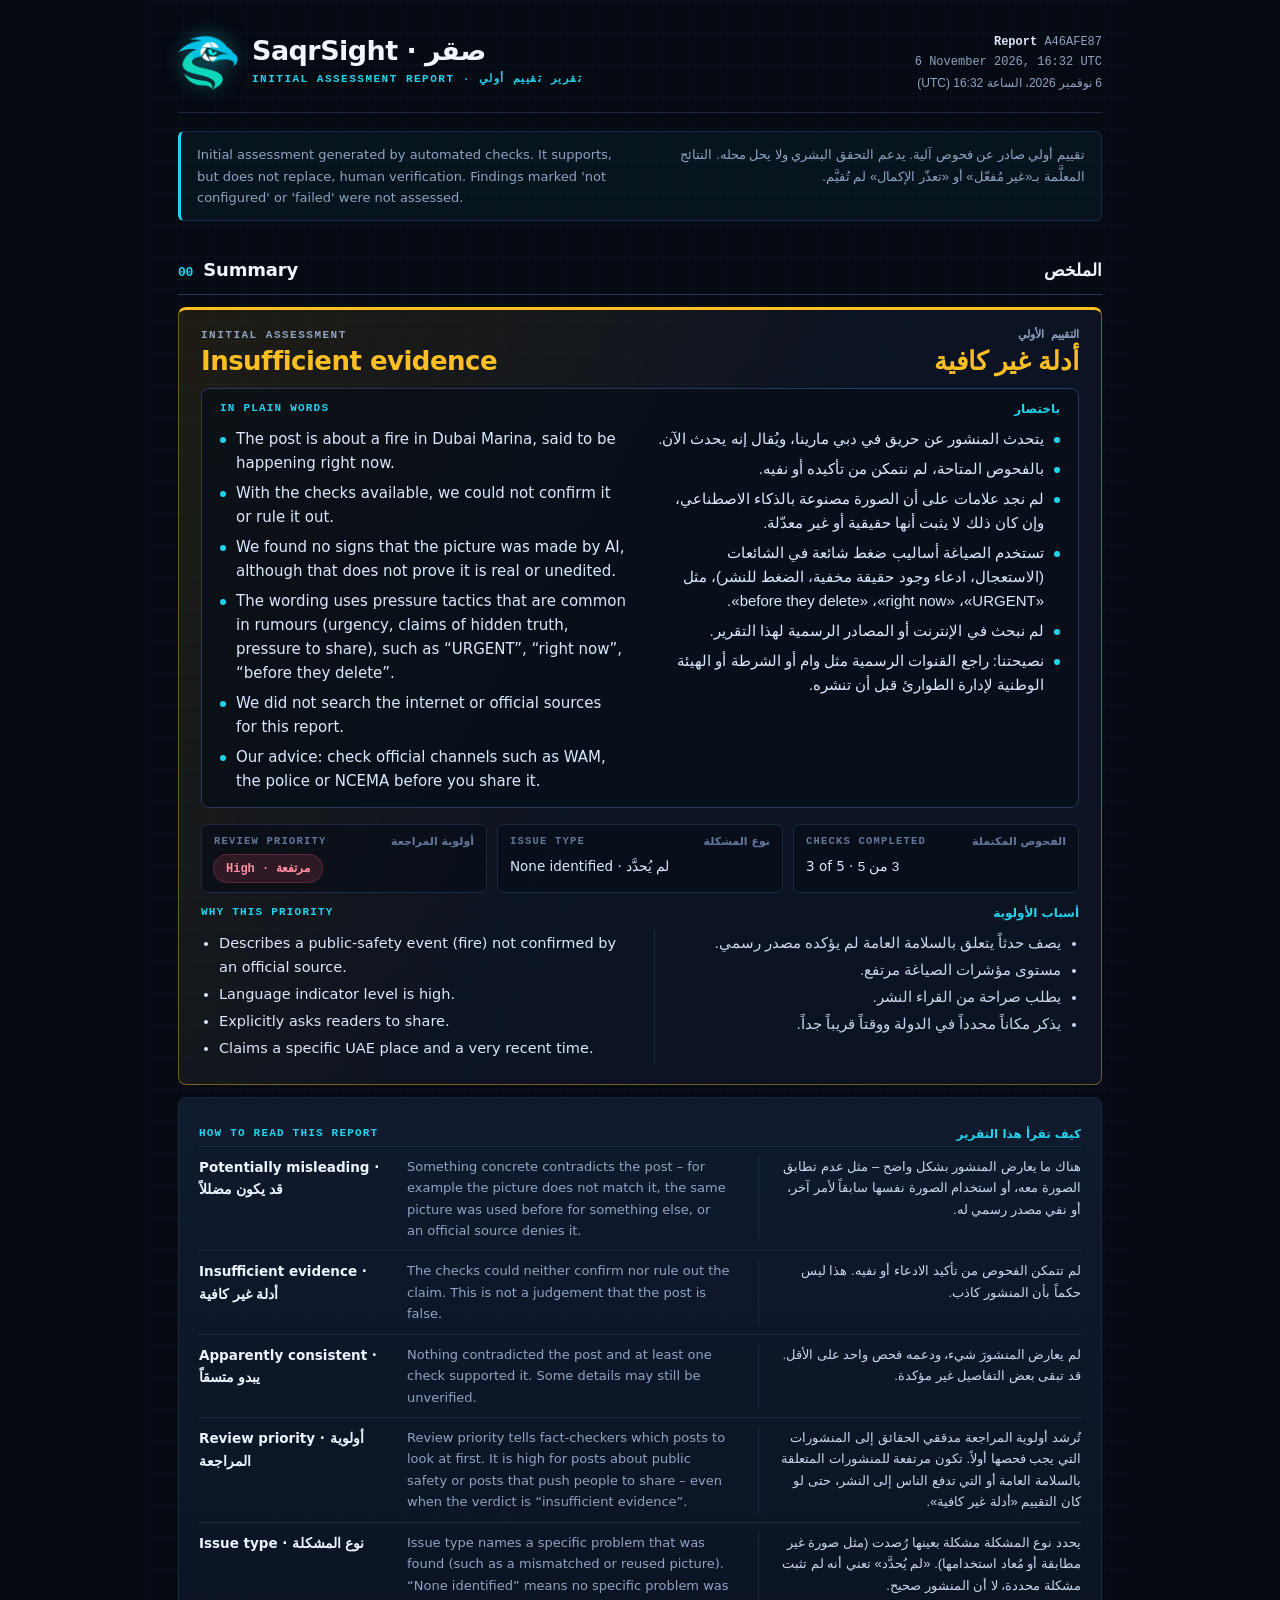
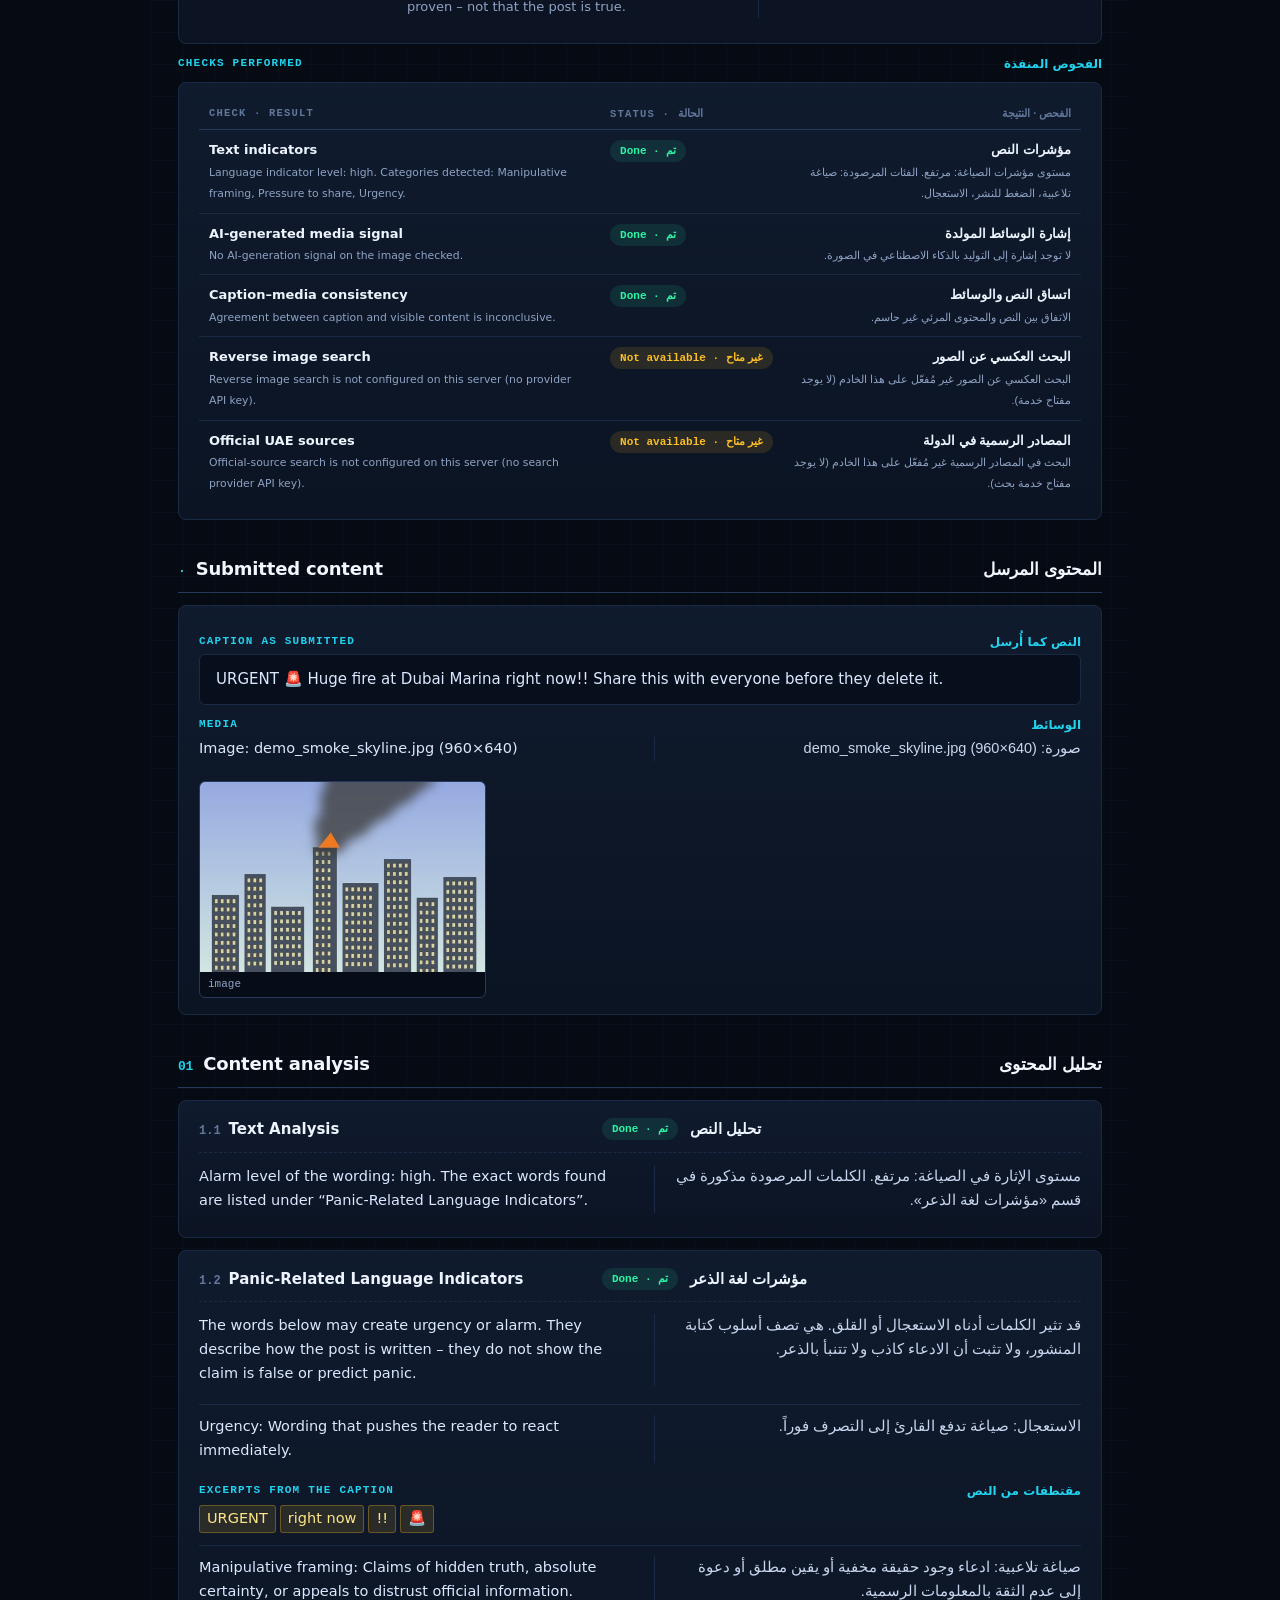
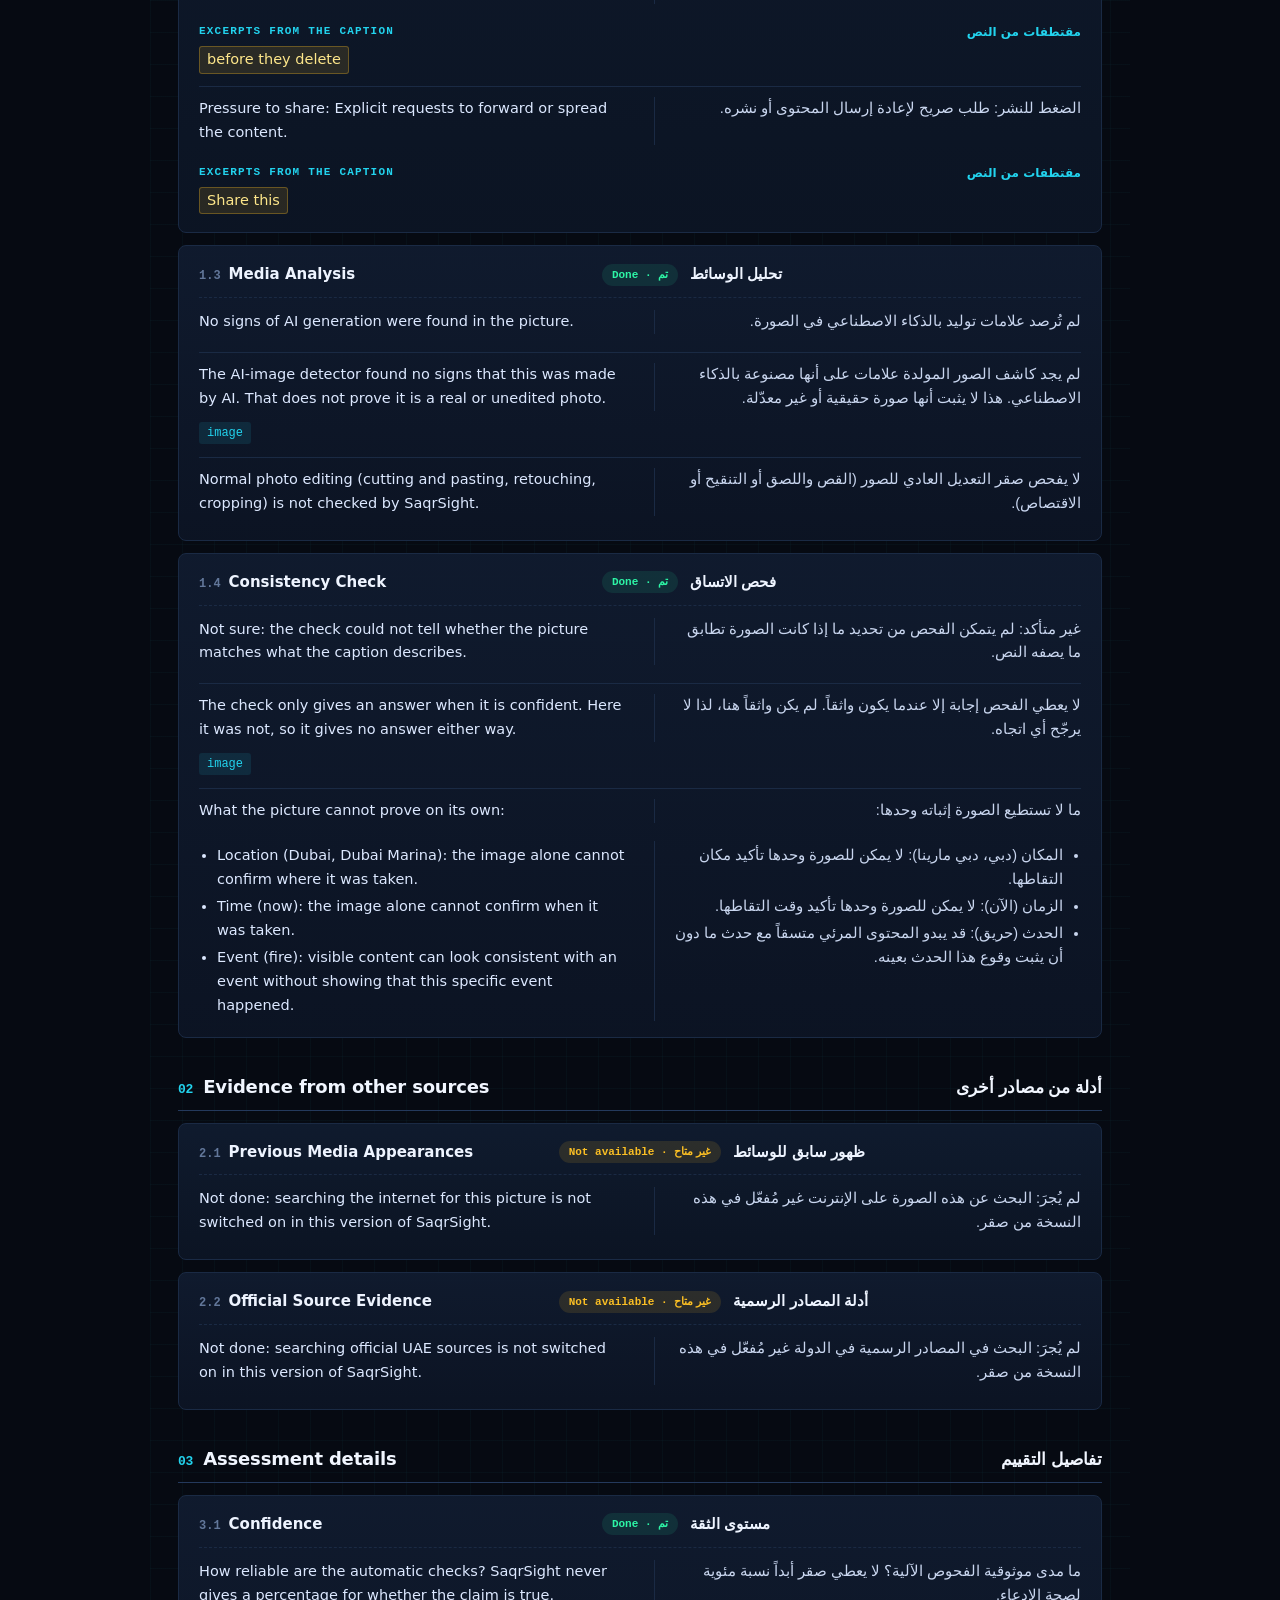
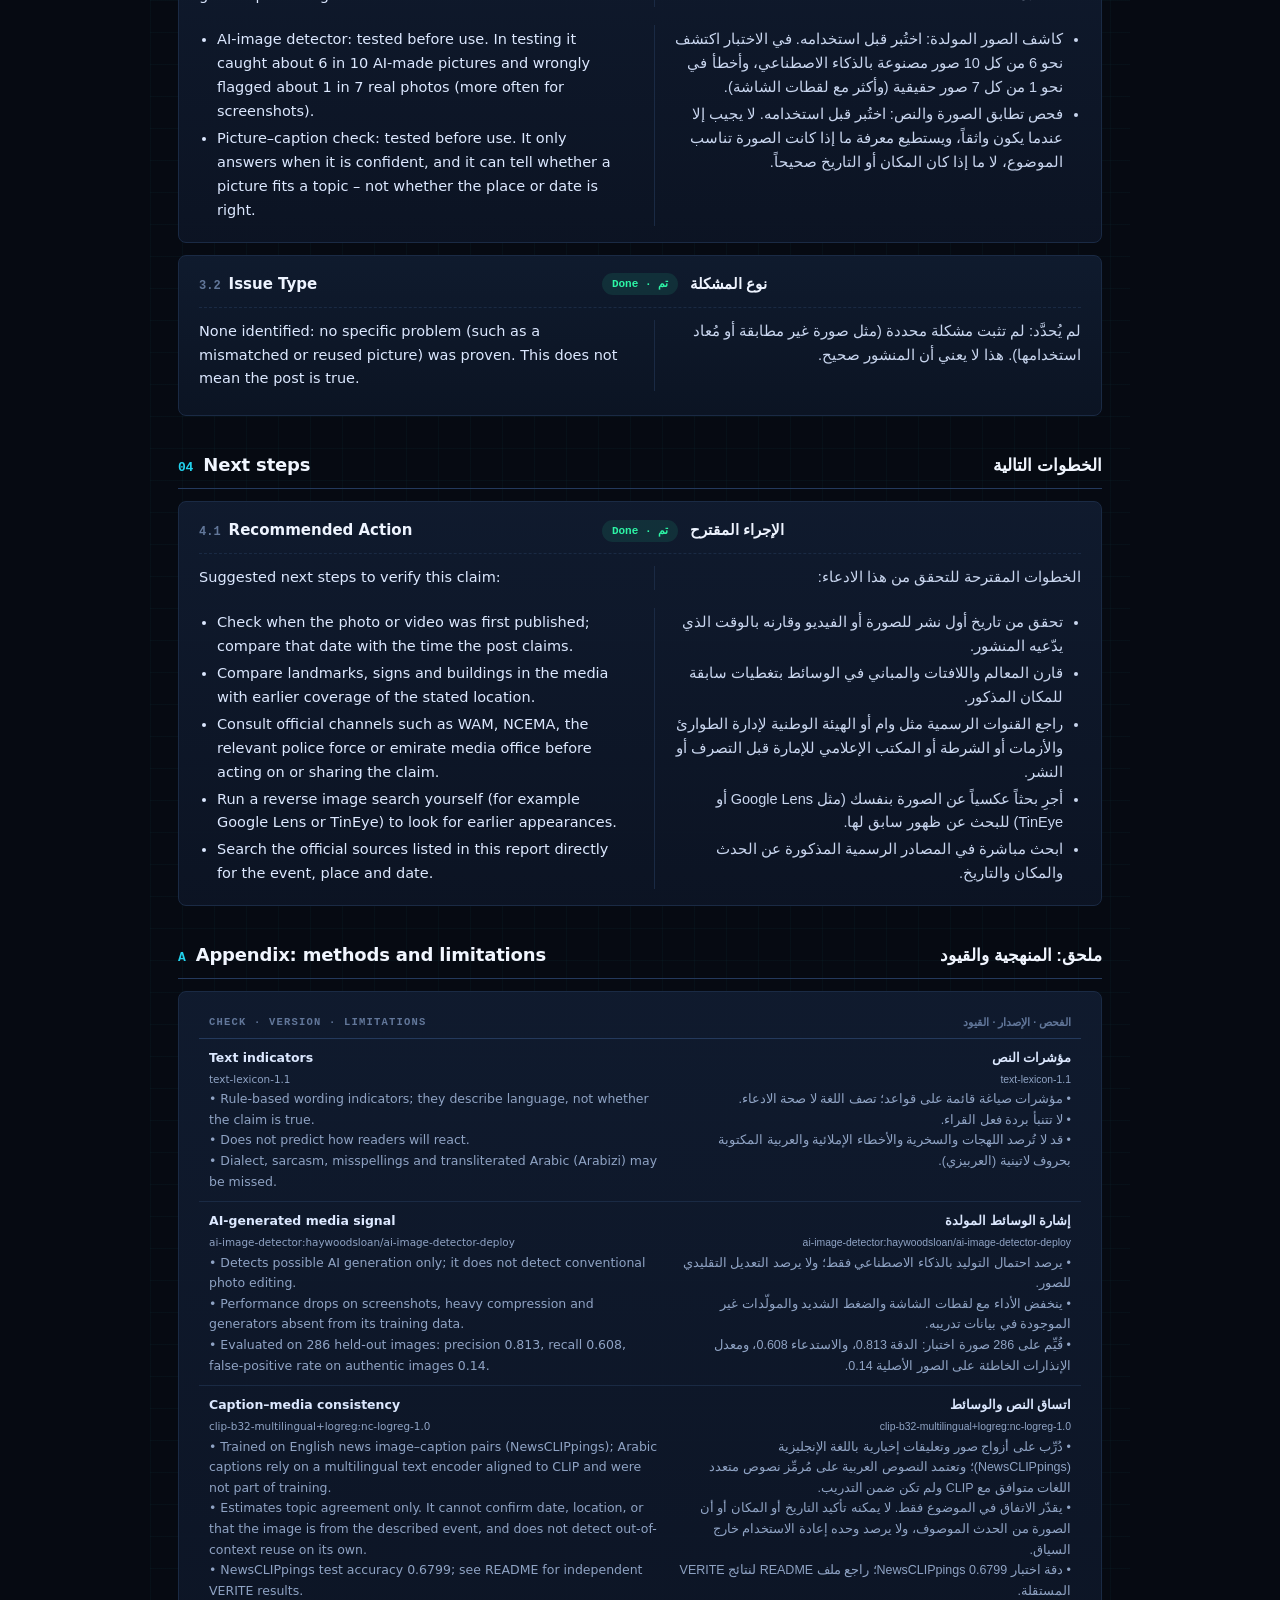
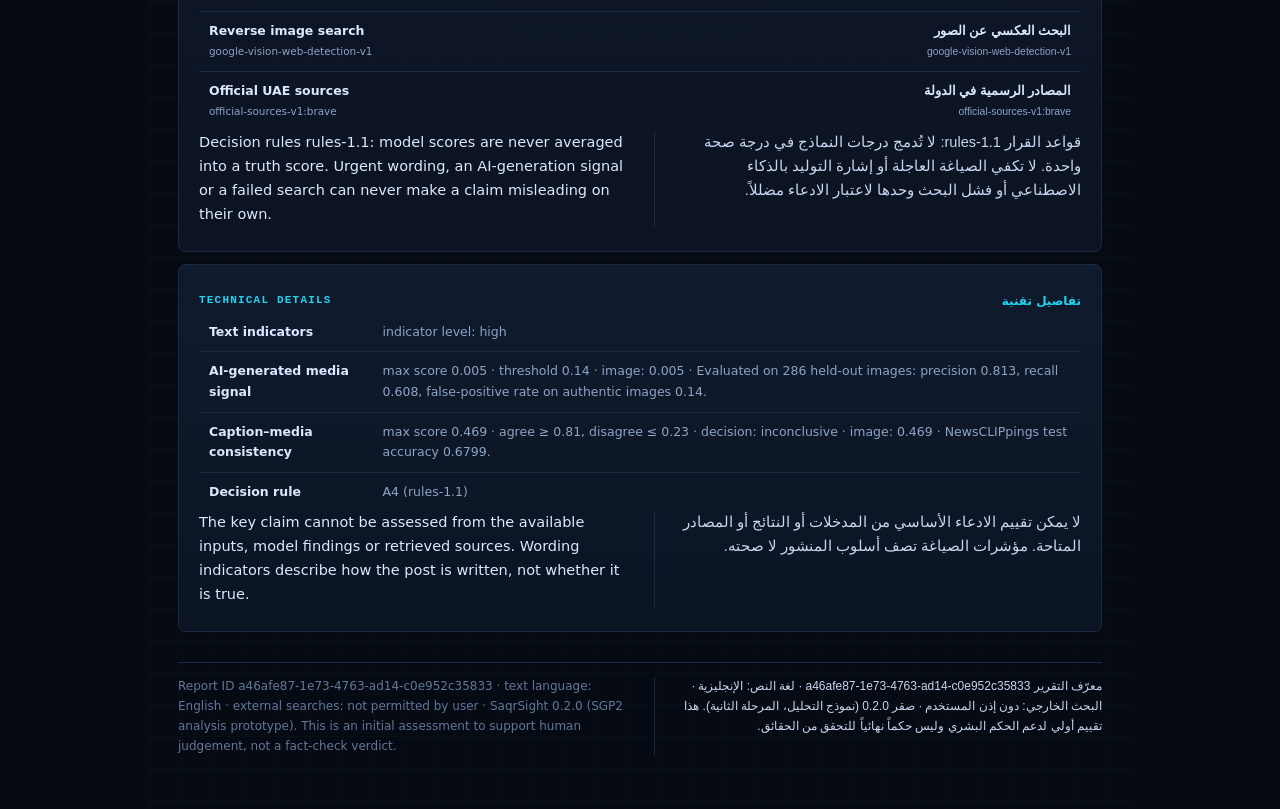
<file: samples/example_reports/en-urgent-fire.html>
<!doctype html><html lang="en"><meta charset="utf-8"><meta name="viewport" content="width=device-width,initial-scale=1">
<title>SaqrSight report · a46afe87</title><style>:root{--bg:#060a12;--panel:#0c1424;--panel2:#101b2f;--line:#1a2a44;--line2:#24395c;--ink:#dce8ff;--muted:#8fa3c4;
--dim:#62779a;--cyan:#22d3ee;--green:#2df5a6;--amber:#fbbf24;--red:#ff4d6d;--violet:#7c5cff;
--mono:ui-monospace,'SF Mono',SFMono-Regular,Menlo,Consolas,monospace;
--sans:system-ui,-apple-system,'Segoe UI','Geeza Pro','Noto Naskh Arabic',Tahoma,sans-serif}
*{box-sizing:border-box}
html{background:var(--bg);color-scheme:dark}
body{font:14.5px/1.65 var(--sans);max-width:980px;margin:0 auto;padding:32px 28px 56px;color:var(--ink);background:
linear-gradient(rgba(34,211,238,.03) 1px,transparent 1px) 0 0/32px 32px,
linear-gradient(90deg,rgba(34,211,238,.03) 1px,transparent 1px) 0 0/32px 32px,
radial-gradient(900px 500px at 90% -10%,rgba(34,211,238,.09),transparent 60%),var(--bg)}
p{margin:0 0 8px}ul{margin:4px 0 0;padding-inline-start:18px}li{margin:3px 0}
a{color:var(--cyan);font-weight:600;word-break:break-word}
small,.muted{color:var(--muted)}
.ar,[dir=rtl]{font-family:'Geeza Pro','Noto Naskh Arabic','Segoe UI',Tahoma,sans-serif}
/* masthead */
.mast{display:flex;justify-content:space-between;align-items:center;gap:20px;padding-bottom:18px;border-bottom:1px solid var(--line)}
.brand{display:flex;gap:14px;align-items:center}
.brand img{width:60px;height:60px;filter:drop-shadow(0 0 10px rgba(34,211,238,.35))}
.brand h1{font-size:27px;margin:0;letter-spacing:-.02em;color:#f1f6ff;line-height:1.1}
.brand small{font:600 11px/1.4 var(--mono);color:var(--cyan);letter-spacing:1.5px}
.mast-meta{font:12px/1.7 var(--mono);color:var(--muted);text-align:end}
.mast-meta b{color:var(--ink)}
.notice{display:grid;grid-template-columns:1fr 1fr;gap:20px;margin:18px 0 22px;padding:12px 16px;border:1px solid var(--line);
border-inline-start:3px solid var(--cyan);border-radius:6px;background:rgba(34,211,238,.05);color:var(--muted);font-size:13px}
/* parts */
.part{display:flex;align-items:baseline;justify-content:space-between;gap:12px;margin:34px 0 12px;padding-bottom:8px;
border-bottom:1px solid var(--line2)}
.part h2{font-size:18px;margin:0;color:#f1f6ff;letter-spacing:-.01em}
.part h2 span{font:700 13px var(--mono);color:var(--cyan);margin-inline-end:10px}
.part .ar{font-size:17px;font-weight:700;color:#f1f6ff}
/* cards */
.card{break-inside:avoid;background:linear-gradient(180deg,rgba(16,27,47,.95),rgba(12,20,36,.95));border:1px solid var(--line);
border-radius:8px;padding:16px 20px;margin:12px 0}
.card-head{display:grid;grid-template-columns:1fr auto 1fr;align-items:center;gap:12px;margin-bottom:12px;padding-bottom:10px;
border-bottom:1px dashed var(--line)}
.card-head h3{margin:0;font-size:15px;color:#eef4ff}
.card-head h3 .num{font:600 12px var(--mono);color:var(--dim);margin-inline-end:8px}
.card-head .ar{text-align:end;font-size:15px;font-weight:700;color:#eef4ff}
.bi{display:grid;grid-template-columns:1fr 1fr;gap:6px 28px}
.bi>.en{direction:ltr}
.bi>.ar{direction:rtl;text-align:right;color:#c9d6ef;border-left:1px solid var(--line);padding-left:18px}
.bi>ul.ar{padding-right:18px}
.bi+.bi{margin-top:6px}
.sub{font:600 11px/1 var(--mono);letter-spacing:1.4px;color:var(--cyan);text-transform:uppercase;margin:14px 0 6px}
.sub-bi{display:flex;justify-content:space-between;margin:14px 0 6px;font:600 11px/1 var(--mono);letter-spacing:1.2px;color:var(--cyan)}
.sub-bi .ar{font:700 12px/1 var(--sans);letter-spacing:0}
.finding{border-top:1px solid var(--line);padding-top:10px;margin-top:10px}
.finding:first-of-type{border-top:0;margin-top:0;padding-top:0}
/* chips */
.status{font:600 11px/1 var(--mono);padding:5px 10px;border-radius:99px;white-space:nowrap;background:rgba(45,245,166,.1);color:var(--green)}
.status.failed{background:rgba(255,77,109,.14);color:#ff8fa3}.status.not_configured{background:rgba(251,191,36,.12);color:var(--amber)}
.status.not_applicable{background:rgba(128,149,182,.12);color:var(--dim)}.status.pending{background:rgba(124,92,255,.16);color:#b6a5ff}
.chip{display:inline-block;font:12px/1 var(--mono);color:var(--cyan);background:rgba(34,211,238,.1);border-radius:3px;padding:5px 8px;margin:3px 4px 3px 0}
q{display:inline-block;background:rgba(251,191,36,.12);color:#fde68a;border:1px solid rgba(251,191,36,.3);border-radius:3px;
padding:1px 7px;margin:2px 4px 2px 0;quotes:none}
.prio{display:inline-block;font:700 12px/1 var(--mono);padding:7px 12px;border-radius:99px}
.prio.high{background:rgba(255,77,109,.15);color:#ff8fa3;box-shadow:0 0 0 1px rgba(255,77,109,.35)}
.prio.medium{background:rgba(251,191,36,.13);color:var(--amber);box-shadow:0 0 0 1px rgba(251,191,36,.3)}
.prio.low{background:rgba(45,245,166,.1);color:var(--green);box-shadow:0 0 0 1px rgba(45,245,166,.3)}
/* summary */
.summary{border-width:1px;border-top:3px solid var(--cyan);padding:20px 22px}
.summary.v-potentially_misleading{border-color:rgba(255,77,109,.5);border-top-color:var(--red);background:linear-gradient(120deg,rgba(255,77,109,.13),rgba(12,20,36,.96) 55%)}
.summary.v-apparently_consistent{border-color:rgba(45,245,166,.45);border-top-color:var(--green);background:linear-gradient(120deg,rgba(45,245,166,.10),rgba(12,20,36,.96) 55%)}
.summary.v-insufficient_evidence{border-color:rgba(251,191,36,.42);border-top-color:var(--amber);background:linear-gradient(120deg,rgba(251,191,36,.10),rgba(12,20,36,.96) 55%)}
.verdict{display:grid;grid-template-columns:1fr 1fr;gap:28px;align-items:end;margin-bottom:12px}
.verdict .lbl{font:600 11px/1 var(--mono);letter-spacing:1.5px;color:var(--muted);margin-bottom:6px}
.verdict .val{font-size:26px;font-weight:800;letter-spacing:-.02em;line-height:1.15}
.verdict .ar{text-align:right}
.v-potentially_misleading .val{color:#ff8fa3}.v-apparently_consistent .val{color:var(--green)}.v-insufficient_evidence .val{color:var(--amber)}
.facts{display:grid;grid-template-columns:repeat(3,1fr);gap:10px;margin-top:16px}
.fact{background:rgba(7,13,24,.65);border:1px solid var(--line);border-radius:6px;padding:10px 12px}
.fact .k{font:600 10.5px/1.3 var(--mono);letter-spacing:1.2px;color:var(--dim);display:flex;justify-content:space-between;gap:6px}
.fact .k .ar{font:700 11px var(--sans);letter-spacing:0}
.fact .v{margin-top:6px;font-size:13.5px}
/* tables */
table{width:100%;border-collapse:collapse;font-size:13px}
th{font:600 10.5px/1.3 var(--mono);letter-spacing:1.2px;color:var(--dim);text-align:start;padding:8px 10px;border-bottom:1px solid var(--line2)}
th.ar,td.ar{text-align:right;direction:rtl}
td{padding:9px 10px;border-bottom:1px solid var(--line);vertical-align:top}
tr:last-child td{border-bottom:0}
td .name{font-weight:600;color:#eef4ff}
/* submitted content */
.caption{background:rgba(7,13,24,.8);border:1px solid var(--line);border-radius:6px;padding:12px 16px;white-space:pre-wrap;font-size:15px}
.media{display:flex;flex-wrap:wrap;gap:10px;margin-top:12px}
.media figure{margin:0;border:1px solid var(--line2);border-radius:6px;overflow:hidden;background:#070d18}
.media img{display:block;max-height:190px;max-width:100%}
.media figcaption{font:11px/1.4 var(--mono);color:var(--muted);padding:5px 8px}
/* sources */
.src{border-inline-start:3px solid var(--cyan);padding:6px 12px;margin:8px 0;background:rgba(7,13,24,.45);border-radius:0 6px 6px 0}
.src .meta{font:12px/1.6 var(--mono);color:var(--muted)}
/* appendix */
.appx td{font-size:12.5px;color:var(--muted)}
.appx td .name{color:var(--ink)}
footer{margin-top:30px;padding-top:14px;border-top:1px solid var(--line);font-size:12px;color:var(--dim)}
footer .bi{gap:6px 28px}
.notice.one,.verdict.one{grid-template-columns:1fr}
.plainbox{background:rgba(7,13,24,.7);border:1px solid var(--line2);border-radius:8px;padding:12px 18px 8px;margin:6px 0 4px}
.plainbox .sub-bi{margin-top:2px}
ul.plain{list-style:none;padding:0;margin:0}
ul.plain li{position:relative;padding-inline-start:16px;margin:6px 0;font-size:15px;line-height:1.6}
ul.plain li::before{content:"";position:absolute;inset-inline-start:0;top:.62em;width:6px;height:6px;border-radius:50%;background:var(--cyan)}
.bi>ul.plain.ar{padding-right:0}
.guide .g-row{display:grid;grid-template-columns:190px 1fr;gap:6px 18px;padding:9px 0;border-top:1px solid var(--line)}
.guide .g-row:first-of-type{border-top:0}
.guide .g-term{font-weight:700;color:#eef4ff;font-size:13.5px}
.guide .bi{font-size:13px;color:var(--muted)}
.guide p{margin:0}
@media(max-width:700px){.guide .g-row{grid-template-columns:1fr}}
.ar,.ar *,[dir=rtl],[dir=rtl] *{letter-spacing:0!important}
.mode-ar .lbl,.mode-ar .fact .k,.mode-ar .sub-bi,.mode-ar th,.mode-ar .status,.mode-ar .brand small,.mode-ar .mast-meta,
.mode-ar .chip,.mode-ar .part h2 span,.mode-ar .card-head .num{font-family:var(--sans);font-size:12.5px;font-weight:700}
.mode-ar .verdict .lbl,.mode-ar .fact .k,.mode-ar .sub-bi{font-size:13px}
.mode-en .card-head,.mode-ar .card-head{grid-template-columns:1fr auto}
.mode-ar{font-family:'Geeza Pro','Noto Naskh Arabic','Segoe UI',Tahoma,sans-serif}
.mode-ar .mast-meta{text-align:start}.mode-ar th{text-align:right}
.mode-ar .src{border-radius:6px 0 0 6px}
@media(max-width:700px){.bi,.verdict,.notice{grid-template-columns:1fr}.bi>.ar{border:0;padding-left:0}.facts{grid-template-columns:1fr}
.card-head{grid-template-columns:1fr}.card-head .ar{text-align:right}.mast{flex-direction:column;align-items:flex-start}.mast-meta{text-align:start}}
@media print{
@page{size:A4;margin:14mm}
html,body{background:#fff!important;color:#111}
body{padding:0;max-width:none;font-size:11.5pt}
.card,.notice,.caption,.fact,.src,.media figure{background:#fff!important;border-color:#c9d1dc!important;color:#111}
.summary{border-top-width:4px}
h1,h2,h3,.ar,.part .ar,.card-head .ar,small,.muted,.mast-meta,.mast-meta b,footer,.brand small,.verdict .lbl,.fact .k,th,
.bi>.ar,.appx td,td .name,.src .meta,.sub,.sub-bi,.part h2 span{color:#111!important}
.status,.prio,.chip,q{background:#f1f3f7!important;color:#111!important;border:1px solid #c9d1dc!important;box-shadow:none!important}
.verdict .val{color:#111!important}a{color:#0a58a0}.brand img{filter:none}
.part{break-after:avoid}
}</style>
<body class="mode-both">
<header class="mast"><div class="brand"><img src="[data-uri]" alt="SaqrSight logo"><div><h1>SaqrSight · صقر</h1>
<small>INITIAL ASSESSMENT REPORT · تقرير تقييم أولي</small></div></div>
<div class="mast-meta"><b>Report</b> A46AFE87<br>6 November 2026, 16:32 UTC<br><span dir="rtl">6 نوفمبر 2026، الساعة 16:32 (UTC)</span></div></header>
<div class="notice"><div>Initial assessment generated by automated checks. It supports, but does not replace, human verification. Findings marked &#x27;not configured&#x27; or &#x27;failed&#x27; were not assessed.</div><div class="ar" dir="rtl">تقييم أولي صادر عن فحوص آلية. يدعم التحقق البشري ولا يحل محله. النتائج المعلَّمة بـ«غير مُفعّل» أو «تعذّر الإكمال» لم تُقيَّم.</div></div>
<div class="part"><h2><span>00</span>Summary</h2><div class="ar" dir="rtl">الملخص</div></div>
<section class="card summary v-insufficient_evidence"><div class="verdict"><div><div class="lbl">INITIAL ASSESSMENT</div><div class="val">Insufficient evidence</div></div><div class="ar" dir="rtl"><div class="lbl">التقييم الأولي</div><div class="val">أدلة غير كافية</div></div></div><div class="plainbox"><div class="sub-bi"><span>IN PLAIN WORDS</span><span class="ar" dir="rtl">باختصار</span></div><div class="bi"><ul class="plain" class="en"><li>The post is about a fire in Dubai Marina, said to be happening right now.</li><li>With the checks available, we could not confirm it or rule it out.</li><li>We found no signs that the picture was made by AI, although that does not prove it is real or unedited.</li><li>The wording uses pressure tactics that are common in rumours (urgency, claims of hidden truth, pressure to share), such as “URGENT”, “right now”, “before they delete”.</li><li>We did not search the internet or official sources for this report.</li><li>Our advice: check official channels such as WAM, the police or NCEMA before you share it.</li></ul><ul class="plain" class="ar" dir="rtl"><li>يتحدث المنشور عن حريق في دبي مارينا، ويُقال إنه يحدث الآن.</li><li>بالفحوص المتاحة، لم نتمكن من تأكيده أو نفيه.</li><li>لم نجد علامات على أن الصورة مصنوعة بالذكاء الاصطناعي، وإن كان ذلك لا يثبت أنها حقيقية أو غير معدّلة.</li><li>تستخدم الصياغة أساليب ضغط شائعة في الشائعات (الاستعجال، ادعاء وجود حقيقة مخفية، الضغط للنشر)، مثل «⁨URGENT⁩»، «⁨right now⁩»، «⁨before they delete⁩».</li><li>لم نبحث في الإنترنت أو المصادر الرسمية لهذا التقرير.</li><li>نصيحتنا: راجع القنوات الرسمية مثل وام أو الشرطة أو الهيئة الوطنية لإدارة الطوارئ قبل أن تنشره.</li></ul></div></div><div class="facts"><div class="fact"><div class="k"><span>REVIEW PRIORITY</span><span class="ar" dir="rtl">أولوية المراجعة</span></div><div class="v"><span class="prio high">High · <span dir="rtl">مرتفعة</span></span></div></div><div class="fact"><div class="k"><span>ISSUE TYPE</span><span class="ar" dir="rtl">نوع المشكلة</span></div><div class="v">None identified · <span dir="rtl">لم يُحدَّد</span></div></div><div class="fact"><div class="k"><span>CHECKS COMPLETED</span><span class="ar" dir="rtl">الفحوص المكتملة</span></div><div class="v">3 of 5 · <span dir="rtl">3 من 5</span></div></div></div><div class="sub-bi"><span>WHY THIS PRIORITY</span><span class="ar" dir="rtl">أسباب الأولوية</span></div><div class="bi"><ul class="en"><li>Describes a public-safety event (fire) not confirmed by an official source.</li><li>Language indicator level is high.</li><li>Explicitly asks readers to share.</li><li>Claims a specific UAE place and a very recent time.</li></ul><ul class="ar" dir="rtl"><li>يصف حدثاً يتعلق بالسلامة العامة لم يؤكده مصدر رسمي.</li><li>مستوى مؤشرات الصياغة مرتفع.</li><li>يطلب صراحة من القراء النشر.</li><li>يذكر مكاناً محدداً في الدولة ووقتاً قريباً جداً.</li></ul></div></section>
<section class="card guide"><div class="sub-bi"><span>HOW TO READ THIS REPORT</span><span class="ar" dir="rtl">كيف تقرأ هذا التقرير</span></div><div class="g-row"><div class="g-term">Potentially misleading · <span dir="rtl">قد يكون مضللاً</span></div><div class="bi"><p class="en">Something concrete contradicts the post – for example the picture does not match it, the same picture was used before for something else, or an official source denies it.</p><p class="ar" dir="rtl">هناك ما يعارض المنشور بشكل واضح – مثل عدم تطابق الصورة معه، أو استخدام الصورة نفسها سابقاً لأمر آخر، أو نفي مصدر رسمي له.</p></div></div><div class="g-row"><div class="g-term">Insufficient evidence · <span dir="rtl">أدلة غير كافية</span></div><div class="bi"><p class="en">The checks could neither confirm nor rule out the claim. This is not a judgement that the post is false.</p><p class="ar" dir="rtl">لم تتمكن الفحوص من تأكيد الادعاء أو نفيه. هذا ليس حكماً بأن المنشور كاذب.</p></div></div><div class="g-row"><div class="g-term">Apparently consistent · <span dir="rtl">يبدو متسقاً</span></div><div class="bi"><p class="en">Nothing contradicted the post and at least one check supported it. Some details may still be unverified.</p><p class="ar" dir="rtl">لم يعارض المنشورَ شيء، ودعمه فحص واحد على الأقل. قد تبقى بعض التفاصيل غير مؤكدة.</p></div></div><div class="g-row"><div class="g-term">Review priority · <span dir="rtl">أولوية المراجعة</span></div><div class="bi"><p class="en">Review priority tells fact-checkers which posts to look at first. It is high for posts about public safety or posts that push people to share – even when the verdict is “insufficient evidence”.</p><p class="ar" dir="rtl">تُرشد أولوية المراجعة مدققي الحقائق إلى المنشورات التي يجب فحصها أولاً. تكون مرتفعة للمنشورات المتعلقة بالسلامة العامة أو التي تدفع الناس إلى النشر، حتى لو كان التقييم «أدلة غير كافية».</p></div></div><div class="g-row"><div class="g-term">Issue type · <span dir="rtl">نوع المشكلة</span></div><div class="bi"><p class="en">Issue type names a specific problem that was found (such as a mismatched or reused picture). “None identified” means no specific problem was proven – not that the post is true.</p><p class="ar" dir="rtl">يحدد نوع المشكلة مشكلة بعينها رُصدت (مثل صورة غير مطابقة أو مُعاد استخدامها). «لم يُحدَّد» تعني أنه لم تثبت مشكلة محددة، لا أن المنشور صحيح.</p></div></div></section>
<div class="sub-bi"><span>CHECKS PERFORMED</span><span class="ar" dir="rtl">الفحوص المنفذة</span></div>
<section class="card"><table><thead><tr><th>CHECK · RESULT</th><th>STATUS · <span dir="rtl">الحالة</span></th><th class="ar">الفحص · النتيجة</th></tr></thead><tbody><tr><td><span class="name">Text indicators</span><br><small>Language indicator level: high. Categories detected: Manipulative framing, Pressure to share, Urgency.</small></td><td><span class="status completed">Done · <span dir="rtl">تم</span></span></td><td class="ar" dir="rtl"><span class="name">مؤشرات النص</span><br><small>مستوى مؤشرات الصياغة: مرتفع. الفئات المرصودة: صياغة تلاعبية، الضغط للنشر، الاستعجال.</small></td></tr><tr><td><span class="name">AI-generated media signal</span><br><small>No AI-generation signal on the image checked.</small></td><td><span class="status completed">Done · <span dir="rtl">تم</span></span></td><td class="ar" dir="rtl"><span class="name">إشارة الوسائط المولدة</span><br><small>لا توجد إشارة إلى التوليد بالذكاء الاصطناعي في الصورة.</small></td></tr><tr><td><span class="name">Caption–media consistency</span><br><small>Agreement between caption and visible content is inconclusive.</small></td><td><span class="status completed">Done · <span dir="rtl">تم</span></span></td><td class="ar" dir="rtl"><span class="name">اتساق النص والوسائط</span><br><small>الاتفاق بين النص والمحتوى المرئي غير حاسم.</small></td></tr><tr><td><span class="name">Reverse image search</span><br><small>Reverse image search is not configured on this server (no provider API key).</small></td><td><span class="status not_configured">Not available · <span dir="rtl">غير متاح</span></span></td><td class="ar" dir="rtl"><span class="name">البحث العكسي عن الصور</span><br><small>البحث العكسي عن الصور غير مُفعّل على هذا الخادم (لا يوجد مفتاح خدمة).</small></td></tr><tr><td><span class="name">Official UAE sources</span><br><small>Official-source search is not configured on this server (no search provider API key).</small></td><td><span class="status not_configured">Not available · <span dir="rtl">غير متاح</span></span></td><td class="ar" dir="rtl"><span class="name">المصادر الرسمية في الدولة</span><br><small>البحث في المصادر الرسمية غير مُفعّل على هذا الخادم (لا يوجد مفتاح خدمة بحث).</small></td></tr></tbody></table></section>
<div class="part"><h2><span>·</span>Submitted content</h2><div class="ar" dir="rtl">المحتوى المرسل</div></div>
<section class="card"><div class="sub-bi"><span>CAPTION AS SUBMITTED</span><span class="ar" dir="rtl">النص كما أُرسل</span></div><div class="caption" dir="auto">URGENT 🚨 Huge fire at Dubai Marina right now!! Share this with everyone before they delete it.</div><div class="sub-bi"><span>MEDIA</span><span class="ar" dir="rtl">الوسائط</span></div><div class="bi"><p class="en">Image: demo_smoke_skyline.jpg (960×640)</p><p class="ar" dir="rtl">صورة: ⁦demo_smoke_skyline.jpg (960×640)⁩</p></div><div class="media"><figure><img src="[data-uri]" alt="image"><figcaption>image</figcaption></figure></div></section>
<div class="part"><h2><span>01</span>Content analysis</h2><div class="ar" dir="rtl">تحليل المحتوى</div></div><section class="card"><div class="card-head"><h3><span class="num">1.1</span>Text Analysis</h3><span class="status completed">Done · <span dir="rtl">تم</span></span><div class="ar" dir="rtl">تحليل النص</div></div><div class="bi"><p class="en">Alarm level of the wording: high. The exact words found are listed under “Panic-Related Language Indicators”.</p><p class="ar" dir="rtl">مستوى الإثارة في الصياغة: مرتفع. الكلمات المرصودة مذكورة في قسم «مؤشرات لغة الذعر».</p></div></section><section class="card"><div class="card-head"><h3><span class="num">1.2</span>Panic-Related Language Indicators</h3><span class="status completed">Done · <span dir="rtl">تم</span></span><div class="ar" dir="rtl">مؤشرات لغة الذعر</div></div><div class="bi"><p class="en">The words below may create urgency or alarm. They describe how the post is written – they do not show the claim is false or predict panic.</p><p class="ar" dir="rtl">قد تثير الكلمات أدناه الاستعجال أو القلق. هي تصف أسلوب كتابة المنشور، ولا تثبت أن الادعاء كاذب ولا تتنبأ بالذعر.</p></div><div class="finding"><div class="bi"><p class="en">Urgency: Wording that pushes the reader to react immediately.</p><p class="ar" dir="rtl">الاستعجال: صياغة تدفع القارئ إلى التصرف فوراً.</p></div><div class="sub-bi"><span>EXCERPTS FROM THE CAPTION</span><span class="ar" dir="rtl">مقتطفات من النص</span></div><div><q dir="auto">URGENT</q><q dir="auto">right now</q><q dir="auto">!!</q><q dir="auto">🚨</q></div></div><div class="finding"><div class="bi"><p class="en">Manipulative framing: Claims of hidden truth, absolute certainty, or appeals to distrust official information.</p><p class="ar" dir="rtl">صياغة تلاعبية: ادعاء وجود حقيقة مخفية أو يقين مطلق أو دعوة إلى عدم الثقة بالمعلومات الرسمية.</p></div><div class="sub-bi"><span>EXCERPTS FROM THE CAPTION</span><span class="ar" dir="rtl">مقتطفات من النص</span></div><div><q dir="auto">before they delete</q></div></div><div class="finding"><div class="bi"><p class="en">Pressure to share: Explicit requests to forward or spread the content.</p><p class="ar" dir="rtl">الضغط للنشر: طلب صريح لإعادة إرسال المحتوى أو نشره.</p></div><div class="sub-bi"><span>EXCERPTS FROM THE CAPTION</span><span class="ar" dir="rtl">مقتطفات من النص</span></div><div><q dir="auto">Share this</q></div></div></section><section class="card"><div class="card-head"><h3><span class="num">1.3</span>Media Analysis</h3><span class="status completed">Done · <span dir="rtl">تم</span></span><div class="ar" dir="rtl">تحليل الوسائط</div></div><div class="bi"><p class="en">No signs of AI generation were found in the picture.</p><p class="ar" dir="rtl">لم تُرصد علامات توليد بالذكاء الاصطناعي في الصورة.</p></div><div class="finding"><div class="bi"><p class="en">The AI-image detector found no signs that this was made by AI. That does not prove it is a real or unedited photo.</p><p class="ar" dir="rtl">لم يجد كاشف الصور المولدة علامات على أنها مصنوعة بالذكاء الاصطناعي. هذا لا يثبت أنها صورة حقيقية أو غير معدّلة.</p></div><div><span class="chip">image</span></div></div><div class="finding"><div class="bi"><p class="en">Normal photo editing (cutting and pasting, retouching, cropping) is not checked by SaqrSight.</p><p class="ar" dir="rtl">لا يفحص صقر التعديل العادي للصور (القص واللصق أو التنقيح أو الاقتصاص).</p></div></div></section><section class="card"><div class="card-head"><h3><span class="num">1.4</span>Consistency Check</h3><span class="status completed">Done · <span dir="rtl">تم</span></span><div class="ar" dir="rtl">فحص الاتساق</div></div><div class="bi"><p class="en">Not sure: the check could not tell whether the picture matches what the caption describes.</p><p class="ar" dir="rtl">غير متأكد: لم يتمكن الفحص من تحديد ما إذا كانت الصورة تطابق ما يصفه النص.</p></div><div class="finding"><div class="bi"><p class="en">The check only gives an answer when it is confident. Here it was not, so it gives no answer either way.</p><p class="ar" dir="rtl">لا يعطي الفحص إجابة إلا عندما يكون واثقاً. لم يكن واثقاً هنا، لذا لا يرجّح أي اتجاه.</p></div><div><span class="chip">image</span></div></div><div class="finding"><div class="bi"><p class="en">What the picture cannot prove on its own:</p><p class="ar" dir="rtl">ما لا تستطيع الصورة إثباته وحدها:</p></div><div class="bi"><ul class="en"><li>Location (Dubai, Dubai Marina): the image alone cannot confirm where it was taken.</li><li>Time (now): the image alone cannot confirm when it was taken.</li><li>Event (fire): visible content can look consistent with an event without showing that this specific event happened.</li></ul><ul class="ar" dir="rtl"><li>المكان (دبي، دبي مارينا): لا يمكن للصورة وحدها تأكيد مكان التقاطها.</li><li>الزمان (الآن): لا يمكن للصورة وحدها تأكيد وقت التقاطها.</li><li>الحدث (حريق): قد يبدو المحتوى المرئي متسقاً مع حدث ما دون أن يثبت وقوع هذا الحدث بعينه.</li></ul></div></div></section><div class="part"><h2><span>02</span>Evidence from other sources</h2><div class="ar" dir="rtl">أدلة من مصادر أخرى</div></div><section class="card"><div class="card-head"><h3><span class="num">2.1</span>Previous Media Appearances</h3><span class="status not_configured">Not available · <span dir="rtl">غير متاح</span></span><div class="ar" dir="rtl">ظهور سابق للوسائط</div></div><div class="bi"><p class="en">Not done: searching the internet for this picture is not switched on in this version of SaqrSight.</p><p class="ar" dir="rtl">لم يُجرَ: البحث عن هذه الصورة على الإنترنت غير مُفعّل في هذه النسخة من صقر.</p></div></section><section class="card"><div class="card-head"><h3><span class="num">2.2</span>Official Source Evidence</h3><span class="status not_configured">Not available · <span dir="rtl">غير متاح</span></span><div class="ar" dir="rtl">أدلة المصادر الرسمية</div></div><div class="bi"><p class="en">Not done: searching official UAE sources is not switched on in this version of SaqrSight.</p><p class="ar" dir="rtl">لم يُجرَ: البحث في المصادر الرسمية في الدولة غير مُفعّل في هذه النسخة من صقر.</p></div></section><div class="part"><h2><span>03</span>Assessment details</h2><div class="ar" dir="rtl">تفاصيل التقييم</div></div><section class="card"><div class="card-head"><h3><span class="num">3.1</span>Confidence</h3><span class="status completed">Done · <span dir="rtl">تم</span></span><div class="ar" dir="rtl">مستوى الثقة</div></div><div class="bi"><p class="en">How reliable are the automatic checks? SaqrSight never gives a percentage for whether the claim is true.</p><p class="ar" dir="rtl">ما مدى موثوقية الفحوص الآلية؟ لا يعطي صقر أبداً نسبة مئوية لصحة الادعاء.</p></div><div class="bi"><ul class="en"><li>AI-image detector: tested before use. In testing it caught about 6 in 10 AI-made pictures and wrongly flagged about 1 in 7 real photos (more often for screenshots).</li><li>Picture–caption check: tested before use. It only answers when it is confident, and it can tell whether a picture fits a topic – not whether the place or date is right.</li></ul><ul class="ar" dir="rtl"><li>كاشف الصور المولدة: اختُبر قبل استخدامه. في الاختبار اكتشف نحو 6 من كل 10 صور مصنوعة بالذكاء الاصطناعي، وأخطأ في نحو 1 من كل 7 صور حقيقية (وأكثر مع لقطات الشاشة).</li><li>فحص تطابق الصورة والنص: اختُبر قبل استخدامه. لا يجيب إلا عندما يكون واثقاً، ويستطيع معرفة ما إذا كانت الصورة تناسب الموضوع، لا ما إذا كان المكان أو التاريخ صحيحاً.</li></ul></div></section><section class="card"><div class="card-head"><h3><span class="num">3.2</span>Issue Type</h3><span class="status completed">Done · <span dir="rtl">تم</span></span><div class="ar" dir="rtl">نوع المشكلة</div></div><div class="bi"><p class="en">None identified: no specific problem (such as a mismatched or reused picture) was proven. This does not mean the post is true.</p><p class="ar" dir="rtl">لم يُحدَّد: لم تثبت مشكلة محددة (مثل صورة غير مطابقة أو مُعاد استخدامها). هذا لا يعني أن المنشور صحيح.</p></div></section><div class="part"><h2><span>04</span>Next steps</h2><div class="ar" dir="rtl">الخطوات التالية</div></div><section class="card"><div class="card-head"><h3><span class="num">4.1</span>Recommended Action</h3><span class="status completed">Done · <span dir="rtl">تم</span></span><div class="ar" dir="rtl">الإجراء المقترح</div></div><div class="bi"><p class="en">Suggested next steps to verify this claim:</p><p class="ar" dir="rtl">الخطوات المقترحة للتحقق من هذا الادعاء:</p></div><div class="bi"><ul class="en"><li>Check when the photo or video was first published; compare that date with the time the post claims.</li><li>Compare landmarks, signs and buildings in the media with earlier coverage of the stated location.</li><li>Consult official channels such as WAM, NCEMA, the relevant police force or emirate media office before acting on or sharing the claim.</li><li>Run a reverse image search yourself (for example Google Lens or TinEye) to look for earlier appearances.</li><li>Search the official sources listed in this report directly for the event, place and date.</li></ul><ul class="ar" dir="rtl"><li>تحقق من تاريخ أول نشر للصورة أو الفيديو وقارنه بالوقت الذي يدّعيه المنشور.</li><li>قارن المعالم واللافتات والمباني في الوسائط بتغطيات سابقة للمكان المذكور.</li><li>راجع القنوات الرسمية مثل وام أو الهيئة الوطنية لإدارة الطوارئ والأزمات أو الشرطة أو المكتب الإعلامي للإمارة قبل التصرف أو النشر.</li><li>أجرِ بحثاً عكسياً عن الصورة بنفسك (مثل Google Lens أو TinEye) للبحث عن ظهور سابق لها.</li><li>ابحث مباشرة في المصادر الرسمية المذكورة عن الحدث والمكان والتاريخ.</li></ul></div></section>
<div class="part"><h2><span>A</span>Appendix: methods and limitations</h2><div class="ar" dir="rtl">ملحق: المنهجية والقيود</div></div><section class="card appx"><table><thead><tr><th>CHECK · VERSION · LIMITATIONS</th><th class="ar">الفحص · الإصدار · القيود</th></tr></thead><tbody><tr><td><span class="name">Text indicators</span><br><small>text-lexicon-1.1</small><div>• Rule-based wording indicators; they describe language, not whether the claim is true.</div><div>• Does not predict how readers will react.</div><div>• Dialect, sarcasm, misspellings and transliterated Arabic (Arabizi) may be missed.</div></td><td class="ar" dir="rtl"><span class="name">مؤشرات النص</span><br><small>text-lexicon-1.1</small><div>• مؤشرات صياغة قائمة على قواعد؛ تصف اللغة لا صحة الادعاء.</div><div>• لا تتنبأ بردة فعل القراء.</div><div>• قد لا تُرصد اللهجات والسخرية والأخطاء الإملائية والعربية المكتوبة بحروف لاتينية (العربيزي).</div></td></tr><tr><td><span class="name">AI-generated media signal</span><br><small>ai-image-detector:haywoodsloan/ai-image-detector-deploy</small><div>• Detects possible AI generation only; it does not detect conventional photo editing.</div><div>• Performance drops on screenshots, heavy compression and generators absent from its training data.</div><div>• Evaluated on 286 held-out images: precision 0.813, recall 0.608, false-positive rate on authentic images 0.14.</div></td><td class="ar" dir="rtl"><span class="name">إشارة الوسائط المولدة</span><br><small>ai-image-detector:haywoodsloan/ai-image-detector-deploy</small><div>• يرصد احتمال التوليد بالذكاء الاصطناعي فقط؛ ولا يرصد التعديل التقليدي للصور.</div><div>• ينخفض الأداء مع لقطات الشاشة والضغط الشديد والمولّدات غير الموجودة في بيانات تدريبه.</div><div>• قُيِّم على 286 صورة اختبار: الدقة 0.813، والاستدعاء 0.608، ومعدل الإنذارات الخاطئة على الصور الأصلية 0.14.</div></td></tr><tr><td><span class="name">Caption–media consistency</span><br><small>clip-b32-multilingual+logreg:nc-logreg-1.0</small><div>• Trained on English news image–caption pairs (NewsCLIPpings); Arabic captions rely on a multilingual text encoder aligned to CLIP and were not part of training.</div><div>• Estimates topic agreement only. It cannot confirm date, location, or that the image is from the described event, and does not detect out-of-context reuse on its own.</div><div>• NewsCLIPpings test accuracy 0.6799; see README for independent VERITE results.</div></td><td class="ar" dir="rtl"><span class="name">اتساق النص والوسائط</span><br><small>clip-b32-multilingual+logreg:nc-logreg-1.0</small><div>• دُرِّب على أزواج صور وتعليقات إخبارية باللغة الإنجليزية (NewsCLIPpings)؛ وتعتمد النصوص العربية على مُرمِّز نصوص متعدد اللغات متوافق مع CLIP ولم تكن ضمن التدريب.</div><div>• يقدّر الاتفاق في الموضوع فقط. لا يمكنه تأكيد التاريخ أو المكان أو أن الصورة من الحدث الموصوف، ولا يرصد وحده إعادة الاستخدام خارج السياق.</div><div>• دقة اختبار NewsCLIPpings 0.6799؛ راجع ملف README لنتائج VERITE المستقلة.</div></td></tr><tr><td><span class="name">Reverse image search</span><br><small>google-vision-web-detection-v1</small></td><td class="ar" dir="rtl"><span class="name">البحث العكسي عن الصور</span><br><small>google-vision-web-detection-v1</small></td></tr><tr><td><span class="name">Official UAE sources</span><br><small>official-sources-v1:brave</small></td><td class="ar" dir="rtl"><span class="name">المصادر الرسمية في الدولة</span><br><small>official-sources-v1:brave</small></td></tr></tbody></table><div class="bi"><p class="en">Decision rules rules-1.1: model scores are never averaged into a truth score. Urgent wording, an AI-generation signal or a failed search can never make a claim misleading on their own.</p><p class="ar" dir="rtl">قواعد القرار rules-1.1: لا تُدمج درجات النماذج في درجة صحة واحدة. لا تكفي الصياغة العاجلة أو إشارة التوليد بالذكاء الاصطناعي أو فشل البحث وحدها لاعتبار الادعاء مضللاً.</p></div></section><section class="card appx"><div class="sub-bi"><span>TECHNICAL DETAILS</span><span class="ar" dir="rtl">تفاصيل تقنية</span></div><table><tbody><tr><td><span class="name">Text indicators</span></td><td dir="ltr">indicator level: high</td></tr><tr><td><span class="name">AI-generated media signal</span></td><td dir="ltr">max score 0.005 · threshold 0.14 · image: 0.005 · Evaluated on 286 held-out images: precision 0.813, recall 0.608, false-positive rate on authentic images 0.14.</td></tr><tr><td><span class="name">Caption–media consistency</span></td><td dir="ltr">max score 0.469 · agree ≥ 0.81, disagree ≤ 0.23 · decision: inconclusive · image: 0.469 · NewsCLIPpings test accuracy 0.6799.</td></tr><tr><td><span class="name">Decision rule</span></td><td dir="ltr">A4 (rules-1.1)</td></tr></tbody></table><div class="bi"><p class="en">The key claim cannot be assessed from the available inputs, model findings or retrieved sources. Wording indicators describe how the post is written, not whether it is true.</p><p class="ar" dir="rtl">لا يمكن تقييم الادعاء الأساسي من المدخلات أو النتائج أو المصادر المتاحة. مؤشرات الصياغة تصف أسلوب المنشور لا صحته.</p></div></section>
<footer><div class="bi"><div class="en">Report ID a46afe87-1e73-4763-ad14-c0e952c35833 · text language: English · external searches: not permitted by user · SaqrSight 0.2.0 (SGP2 analysis prototype). This is an initial assessment to support human judgement, not a fact-check verdict.</div><div class="ar" dir="rtl">معرّف التقرير a46afe87-1e73-4763-ad14-c0e952c35833 · لغة النص: الإنجليزية · البحث الخارجي: دون إذن المستخدم · صقر 0.2.0 (نموذج التحليل، المرحلة الثانية). هذا تقييم أولي لدعم الحكم البشري وليس حكماً نهائياً للتحقق من الحقائق.</div></div></footer></body></html>
</file>
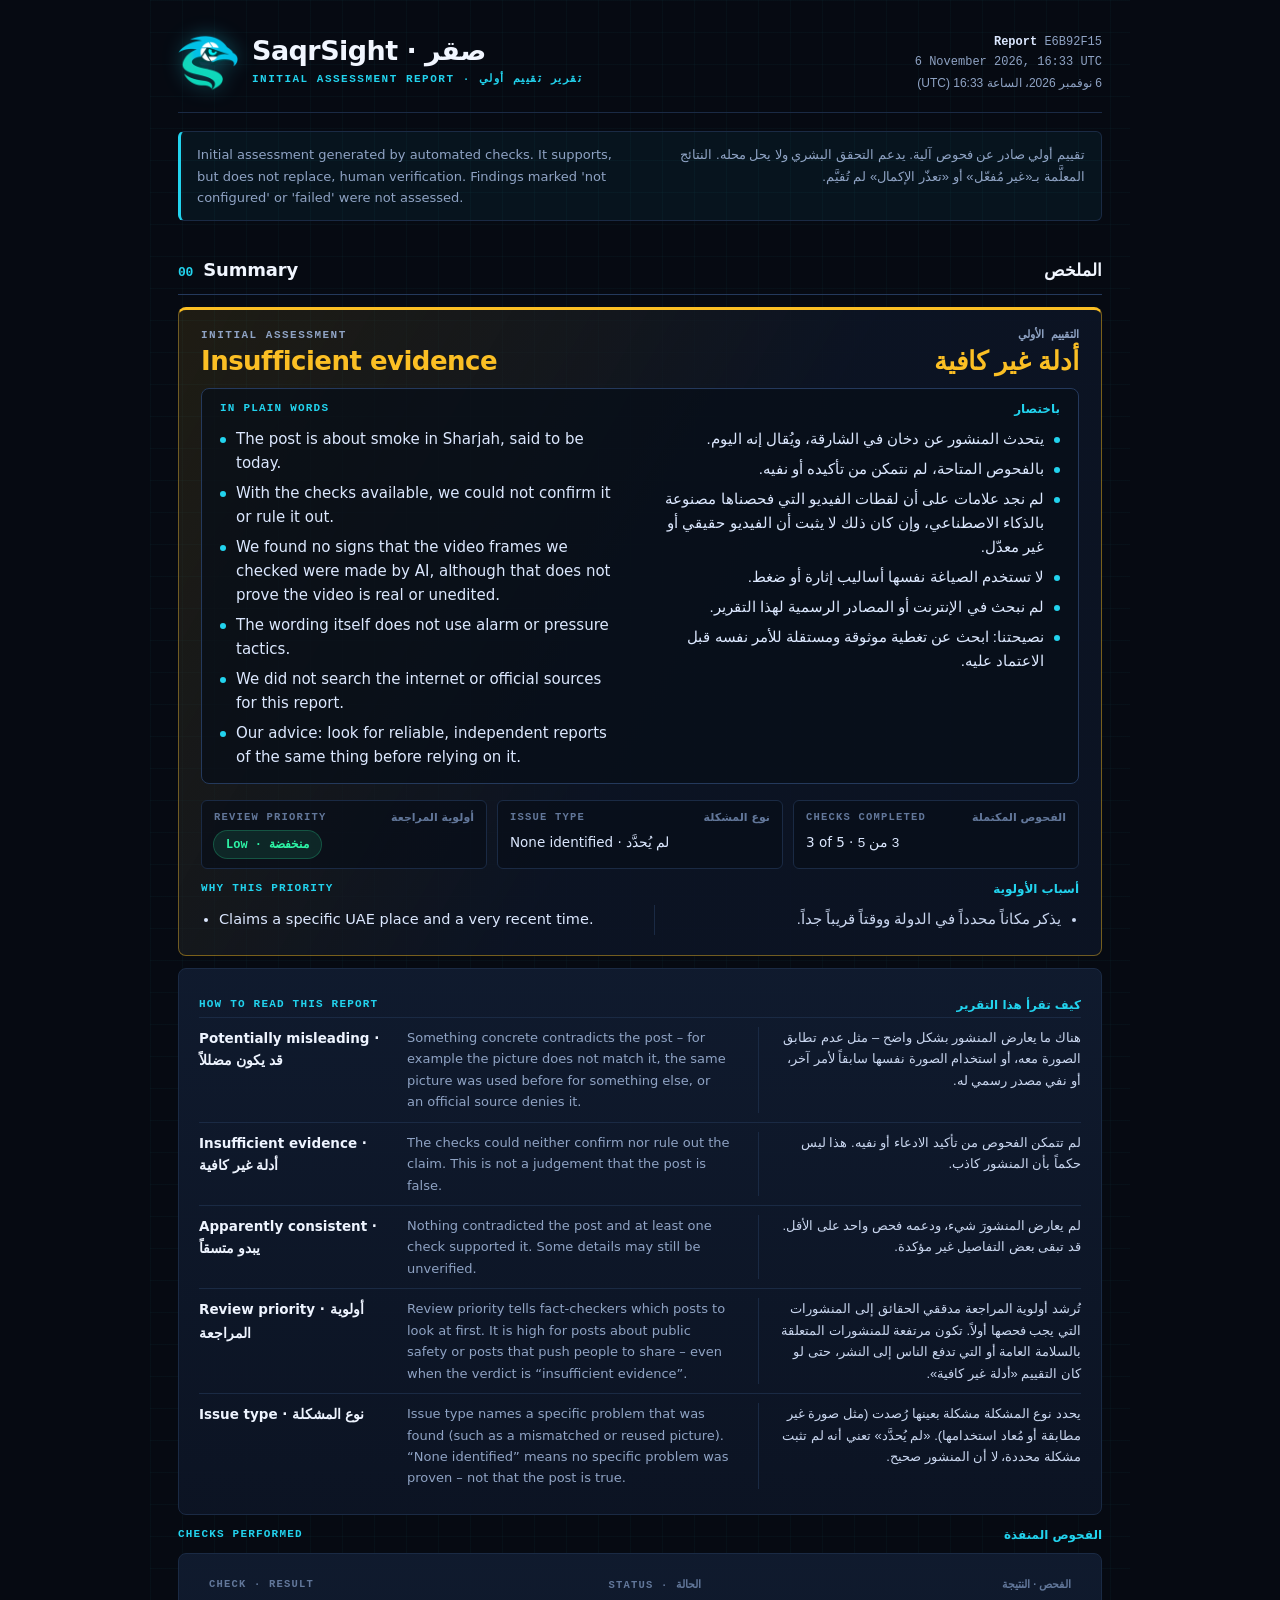
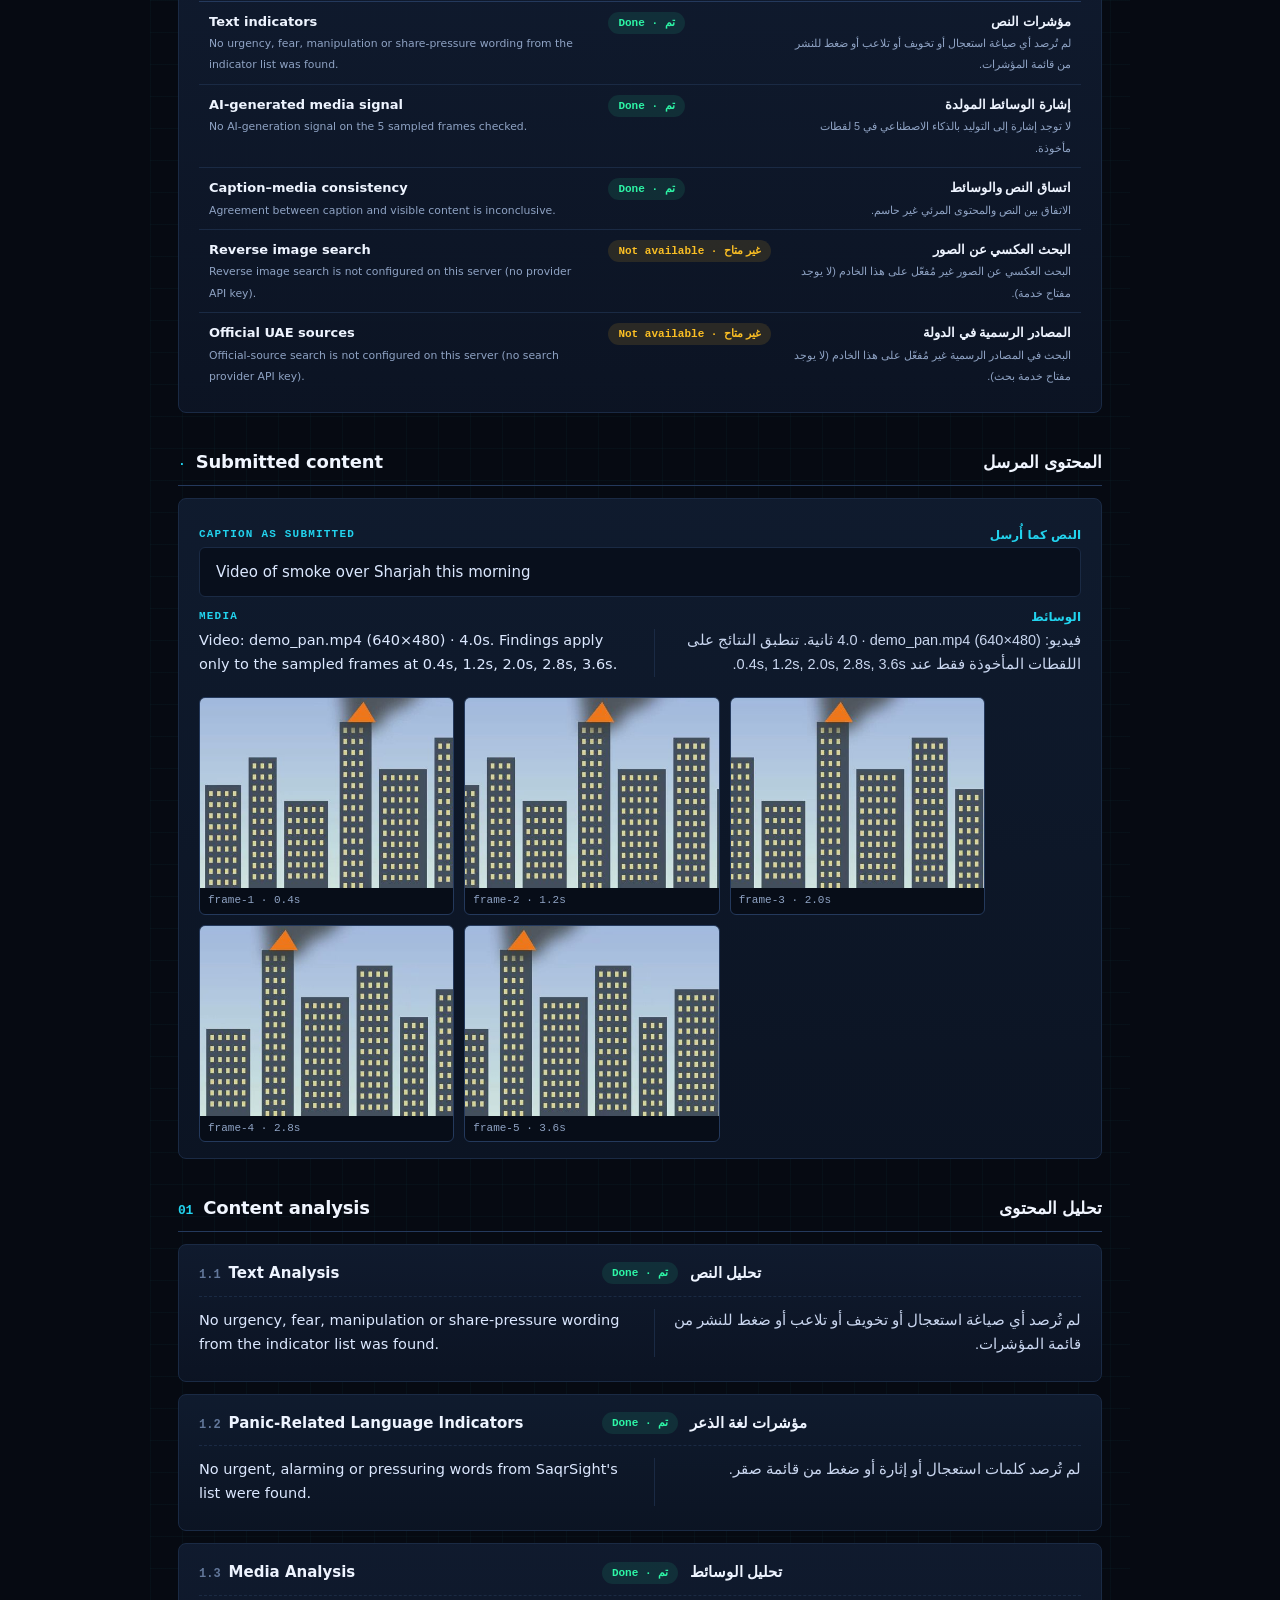
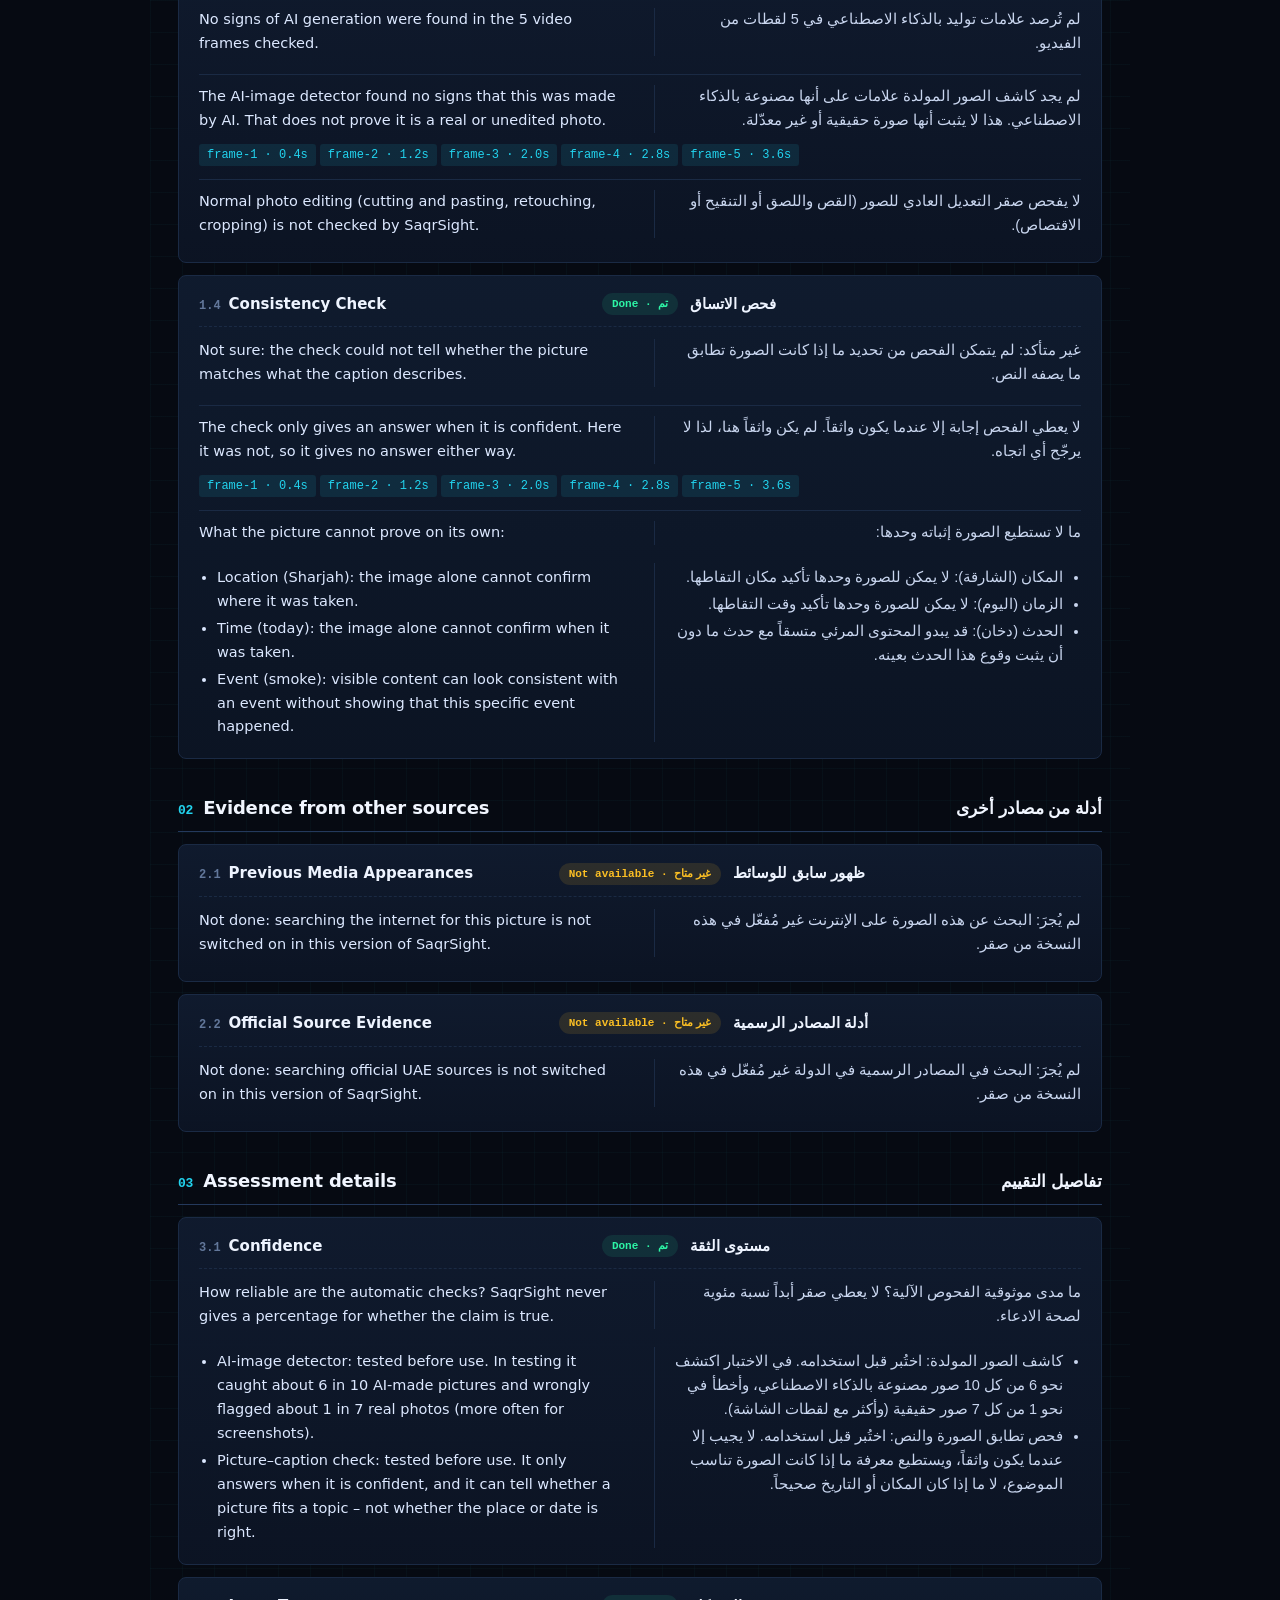
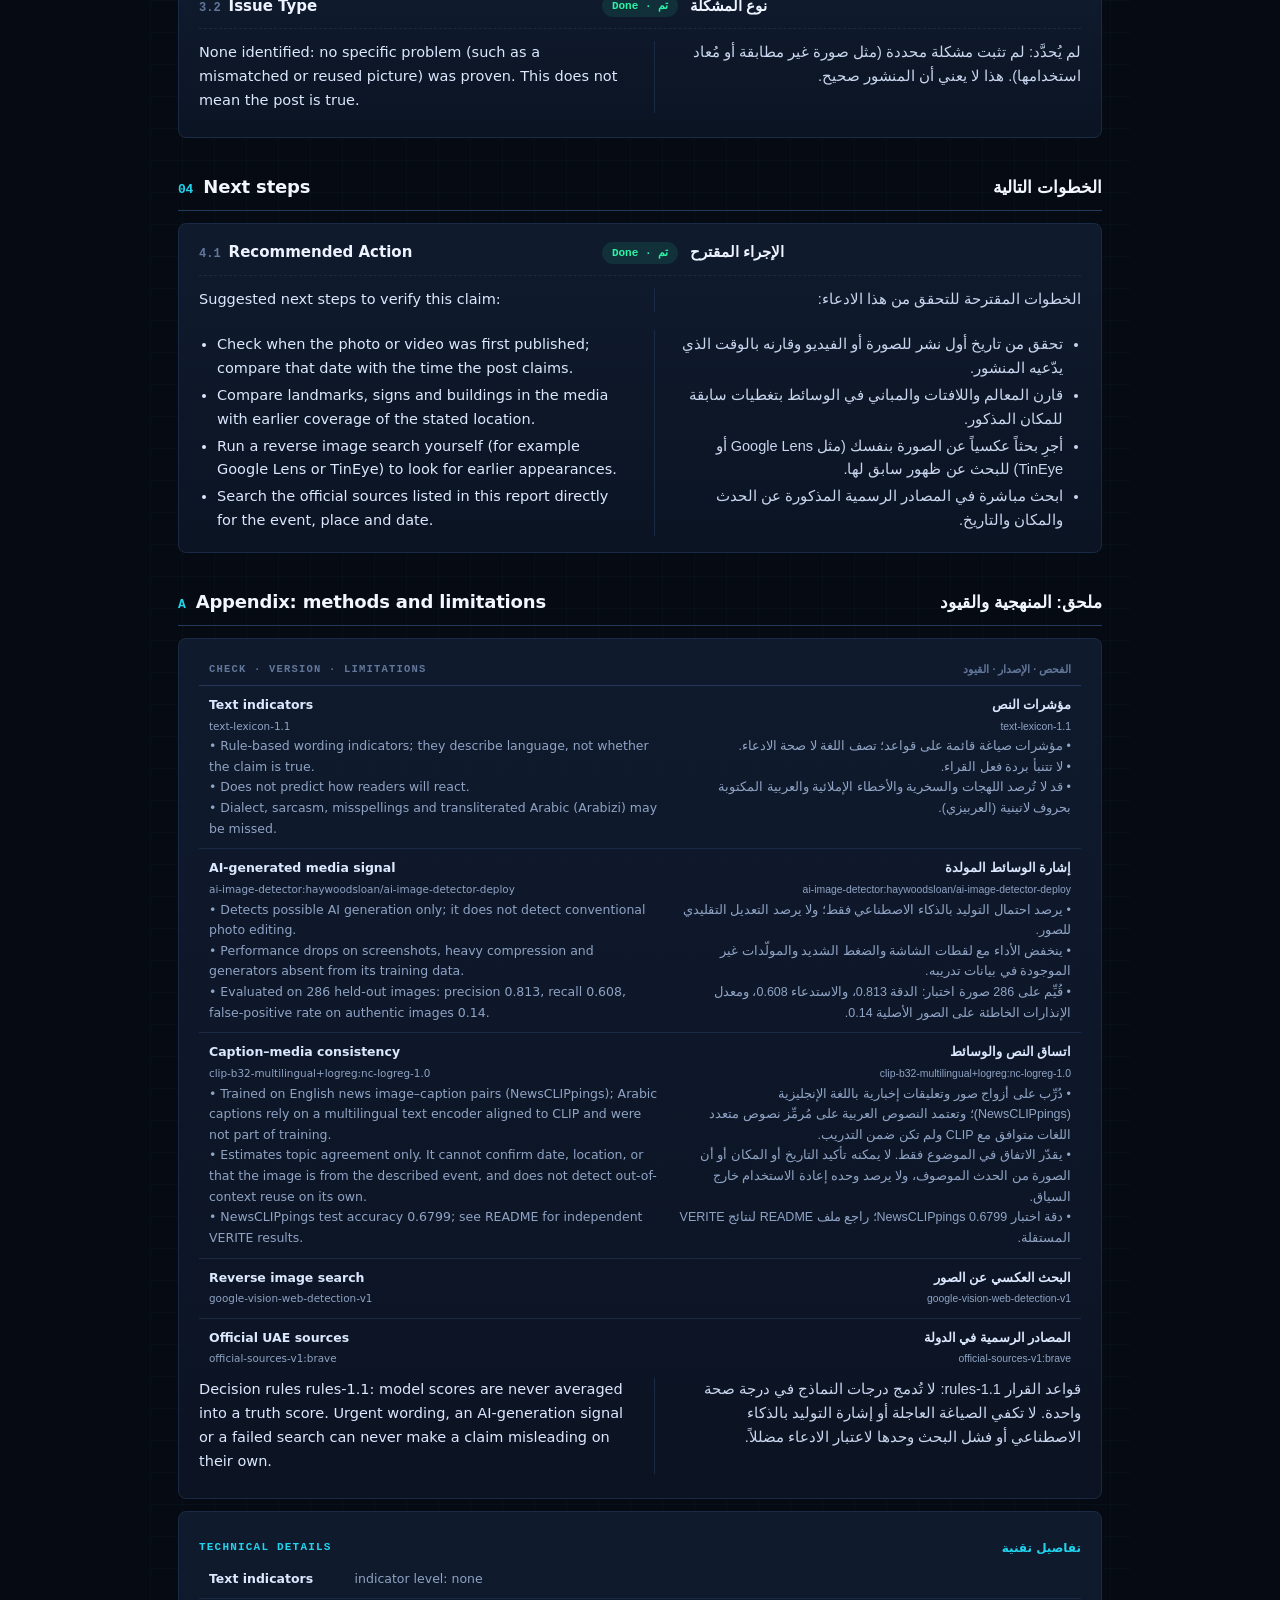
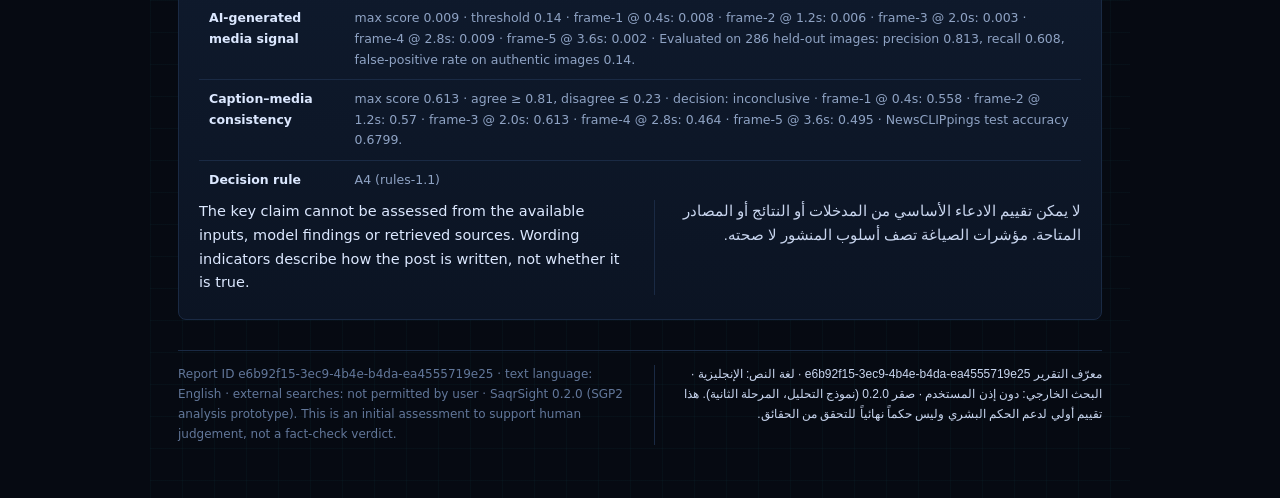
<file: samples/example_reports/video-caption.html>
<!doctype html><html lang="en"><meta charset="utf-8"><meta name="viewport" content="width=device-width,initial-scale=1">
<title>SaqrSight report · e6b92f15</title><style>:root{--bg:#060a12;--panel:#0c1424;--panel2:#101b2f;--line:#1a2a44;--line2:#24395c;--ink:#dce8ff;--muted:#8fa3c4;
--dim:#62779a;--cyan:#22d3ee;--green:#2df5a6;--amber:#fbbf24;--red:#ff4d6d;--violet:#7c5cff;
--mono:ui-monospace,'SF Mono',SFMono-Regular,Menlo,Consolas,monospace;
--sans:system-ui,-apple-system,'Segoe UI','Geeza Pro','Noto Naskh Arabic',Tahoma,sans-serif}
*{box-sizing:border-box}
html{background:var(--bg);color-scheme:dark}
body{font:14.5px/1.65 var(--sans);max-width:980px;margin:0 auto;padding:32px 28px 56px;color:var(--ink);background:
linear-gradient(rgba(34,211,238,.03) 1px,transparent 1px) 0 0/32px 32px,
linear-gradient(90deg,rgba(34,211,238,.03) 1px,transparent 1px) 0 0/32px 32px,
radial-gradient(900px 500px at 90% -10%,rgba(34,211,238,.09),transparent 60%),var(--bg)}
p{margin:0 0 8px}ul{margin:4px 0 0;padding-inline-start:18px}li{margin:3px 0}
a{color:var(--cyan);font-weight:600;word-break:break-word}
small,.muted{color:var(--muted)}
.ar,[dir=rtl]{font-family:'Geeza Pro','Noto Naskh Arabic','Segoe UI',Tahoma,sans-serif}
/* masthead */
.mast{display:flex;justify-content:space-between;align-items:center;gap:20px;padding-bottom:18px;border-bottom:1px solid var(--line)}
.brand{display:flex;gap:14px;align-items:center}
.brand img{width:60px;height:60px;filter:drop-shadow(0 0 10px rgba(34,211,238,.35))}
.brand h1{font-size:27px;margin:0;letter-spacing:-.02em;color:#f1f6ff;line-height:1.1}
.brand small{font:600 11px/1.4 var(--mono);color:var(--cyan);letter-spacing:1.5px}
.mast-meta{font:12px/1.7 var(--mono);color:var(--muted);text-align:end}
.mast-meta b{color:var(--ink)}
.notice{display:grid;grid-template-columns:1fr 1fr;gap:20px;margin:18px 0 22px;padding:12px 16px;border:1px solid var(--line);
border-inline-start:3px solid var(--cyan);border-radius:6px;background:rgba(34,211,238,.05);color:var(--muted);font-size:13px}
/* parts */
.part{display:flex;align-items:baseline;justify-content:space-between;gap:12px;margin:34px 0 12px;padding-bottom:8px;
border-bottom:1px solid var(--line2)}
.part h2{font-size:18px;margin:0;color:#f1f6ff;letter-spacing:-.01em}
.part h2 span{font:700 13px var(--mono);color:var(--cyan);margin-inline-end:10px}
.part .ar{font-size:17px;font-weight:700;color:#f1f6ff}
/* cards */
.card{break-inside:avoid;background:linear-gradient(180deg,rgba(16,27,47,.95),rgba(12,20,36,.95));border:1px solid var(--line);
border-radius:8px;padding:16px 20px;margin:12px 0}
.card-head{display:grid;grid-template-columns:1fr auto 1fr;align-items:center;gap:12px;margin-bottom:12px;padding-bottom:10px;
border-bottom:1px dashed var(--line)}
.card-head h3{margin:0;font-size:15px;color:#eef4ff}
.card-head h3 .num{font:600 12px var(--mono);color:var(--dim);margin-inline-end:8px}
.card-head .ar{text-align:end;font-size:15px;font-weight:700;color:#eef4ff}
.bi{display:grid;grid-template-columns:1fr 1fr;gap:6px 28px}
.bi>.en{direction:ltr}
.bi>.ar{direction:rtl;text-align:right;color:#c9d6ef;border-left:1px solid var(--line);padding-left:18px}
.bi>ul.ar{padding-right:18px}
.bi+.bi{margin-top:6px}
.sub{font:600 11px/1 var(--mono);letter-spacing:1.4px;color:var(--cyan);text-transform:uppercase;margin:14px 0 6px}
.sub-bi{display:flex;justify-content:space-between;margin:14px 0 6px;font:600 11px/1 var(--mono);letter-spacing:1.2px;color:var(--cyan)}
.sub-bi .ar{font:700 12px/1 var(--sans);letter-spacing:0}
.finding{border-top:1px solid var(--line);padding-top:10px;margin-top:10px}
.finding:first-of-type{border-top:0;margin-top:0;padding-top:0}
/* chips */
.status{font:600 11px/1 var(--mono);padding:5px 10px;border-radius:99px;white-space:nowrap;background:rgba(45,245,166,.1);color:var(--green)}
.status.failed{background:rgba(255,77,109,.14);color:#ff8fa3}.status.not_configured{background:rgba(251,191,36,.12);color:var(--amber)}
.status.not_applicable{background:rgba(128,149,182,.12);color:var(--dim)}.status.pending{background:rgba(124,92,255,.16);color:#b6a5ff}
.chip{display:inline-block;font:12px/1 var(--mono);color:var(--cyan);background:rgba(34,211,238,.1);border-radius:3px;padding:5px 8px;margin:3px 4px 3px 0}
q{display:inline-block;background:rgba(251,191,36,.12);color:#fde68a;border:1px solid rgba(251,191,36,.3);border-radius:3px;
padding:1px 7px;margin:2px 4px 2px 0;quotes:none}
.prio{display:inline-block;font:700 12px/1 var(--mono);padding:7px 12px;border-radius:99px}
.prio.high{background:rgba(255,77,109,.15);color:#ff8fa3;box-shadow:0 0 0 1px rgba(255,77,109,.35)}
.prio.medium{background:rgba(251,191,36,.13);color:var(--amber);box-shadow:0 0 0 1px rgba(251,191,36,.3)}
.prio.low{background:rgba(45,245,166,.1);color:var(--green);box-shadow:0 0 0 1px rgba(45,245,166,.3)}
/* summary */
.summary{border-width:1px;border-top:3px solid var(--cyan);padding:20px 22px}
.summary.v-potentially_misleading{border-color:rgba(255,77,109,.5);border-top-color:var(--red);background:linear-gradient(120deg,rgba(255,77,109,.13),rgba(12,20,36,.96) 55%)}
.summary.v-apparently_consistent{border-color:rgba(45,245,166,.45);border-top-color:var(--green);background:linear-gradient(120deg,rgba(45,245,166,.10),rgba(12,20,36,.96) 55%)}
.summary.v-insufficient_evidence{border-color:rgba(251,191,36,.42);border-top-color:var(--amber);background:linear-gradient(120deg,rgba(251,191,36,.10),rgba(12,20,36,.96) 55%)}
.verdict{display:grid;grid-template-columns:1fr 1fr;gap:28px;align-items:end;margin-bottom:12px}
.verdict .lbl{font:600 11px/1 var(--mono);letter-spacing:1.5px;color:var(--muted);margin-bottom:6px}
.verdict .val{font-size:26px;font-weight:800;letter-spacing:-.02em;line-height:1.15}
.verdict .ar{text-align:right}
.v-potentially_misleading .val{color:#ff8fa3}.v-apparently_consistent .val{color:var(--green)}.v-insufficient_evidence .val{color:var(--amber)}
.facts{display:grid;grid-template-columns:repeat(3,1fr);gap:10px;margin-top:16px}
.fact{background:rgba(7,13,24,.65);border:1px solid var(--line);border-radius:6px;padding:10px 12px}
.fact .k{font:600 10.5px/1.3 var(--mono);letter-spacing:1.2px;color:var(--dim);display:flex;justify-content:space-between;gap:6px}
.fact .k .ar{font:700 11px var(--sans);letter-spacing:0}
.fact .v{margin-top:6px;font-size:13.5px}
/* tables */
table{width:100%;border-collapse:collapse;font-size:13px}
th{font:600 10.5px/1.3 var(--mono);letter-spacing:1.2px;color:var(--dim);text-align:start;padding:8px 10px;border-bottom:1px solid var(--line2)}
th.ar,td.ar{text-align:right;direction:rtl}
td{padding:9px 10px;border-bottom:1px solid var(--line);vertical-align:top}
tr:last-child td{border-bottom:0}
td .name{font-weight:600;color:#eef4ff}
/* submitted content */
.caption{background:rgba(7,13,24,.8);border:1px solid var(--line);border-radius:6px;padding:12px 16px;white-space:pre-wrap;font-size:15px}
.media{display:flex;flex-wrap:wrap;gap:10px;margin-top:12px}
.media figure{margin:0;border:1px solid var(--line2);border-radius:6px;overflow:hidden;background:#070d18}
.media img{display:block;max-height:190px;max-width:100%}
.media figcaption{font:11px/1.4 var(--mono);color:var(--muted);padding:5px 8px}
/* sources */
.src{border-inline-start:3px solid var(--cyan);padding:6px 12px;margin:8px 0;background:rgba(7,13,24,.45);border-radius:0 6px 6px 0}
.src .meta{font:12px/1.6 var(--mono);color:var(--muted)}
/* appendix */
.appx td{font-size:12.5px;color:var(--muted)}
.appx td .name{color:var(--ink)}
footer{margin-top:30px;padding-top:14px;border-top:1px solid var(--line);font-size:12px;color:var(--dim)}
footer .bi{gap:6px 28px}
.notice.one,.verdict.one{grid-template-columns:1fr}
.plainbox{background:rgba(7,13,24,.7);border:1px solid var(--line2);border-radius:8px;padding:12px 18px 8px;margin:6px 0 4px}
.plainbox .sub-bi{margin-top:2px}
ul.plain{list-style:none;padding:0;margin:0}
ul.plain li{position:relative;padding-inline-start:16px;margin:6px 0;font-size:15px;line-height:1.6}
ul.plain li::before{content:"";position:absolute;inset-inline-start:0;top:.62em;width:6px;height:6px;border-radius:50%;background:var(--cyan)}
.bi>ul.plain.ar{padding-right:0}
.guide .g-row{display:grid;grid-template-columns:190px 1fr;gap:6px 18px;padding:9px 0;border-top:1px solid var(--line)}
.guide .g-row:first-of-type{border-top:0}
.guide .g-term{font-weight:700;color:#eef4ff;font-size:13.5px}
.guide .bi{font-size:13px;color:var(--muted)}
.guide p{margin:0}
@media(max-width:700px){.guide .g-row{grid-template-columns:1fr}}
.ar,.ar *,[dir=rtl],[dir=rtl] *{letter-spacing:0!important}
.mode-ar .lbl,.mode-ar .fact .k,.mode-ar .sub-bi,.mode-ar th,.mode-ar .status,.mode-ar .brand small,.mode-ar .mast-meta,
.mode-ar .chip,.mode-ar .part h2 span,.mode-ar .card-head .num{font-family:var(--sans);font-size:12.5px;font-weight:700}
.mode-ar .verdict .lbl,.mode-ar .fact .k,.mode-ar .sub-bi{font-size:13px}
.mode-en .card-head,.mode-ar .card-head{grid-template-columns:1fr auto}
.mode-ar{font-family:'Geeza Pro','Noto Naskh Arabic','Segoe UI',Tahoma,sans-serif}
.mode-ar .mast-meta{text-align:start}.mode-ar th{text-align:right}
.mode-ar .src{border-radius:6px 0 0 6px}
@media(max-width:700px){.bi,.verdict,.notice{grid-template-columns:1fr}.bi>.ar{border:0;padding-left:0}.facts{grid-template-columns:1fr}
.card-head{grid-template-columns:1fr}.card-head .ar{text-align:right}.mast{flex-direction:column;align-items:flex-start}.mast-meta{text-align:start}}
@media print{
@page{size:A4;margin:14mm}
html,body{background:#fff!important;color:#111}
body{padding:0;max-width:none;font-size:11.5pt}
.card,.notice,.caption,.fact,.src,.media figure{background:#fff!important;border-color:#c9d1dc!important;color:#111}
.summary{border-top-width:4px}
h1,h2,h3,.ar,.part .ar,.card-head .ar,small,.muted,.mast-meta,.mast-meta b,footer,.brand small,.verdict .lbl,.fact .k,th,
.bi>.ar,.appx td,td .name,.src .meta,.sub,.sub-bi,.part h2 span{color:#111!important}
.status,.prio,.chip,q{background:#f1f3f7!important;color:#111!important;border:1px solid #c9d1dc!important;box-shadow:none!important}
.verdict .val{color:#111!important}a{color:#0a58a0}.brand img{filter:none}
.part{break-after:avoid}
}</style>
<body class="mode-both">
<header class="mast"><div class="brand"><img src="[data-uri]" alt="SaqrSight logo"><div><h1>SaqrSight · صقر</h1>
<small>INITIAL ASSESSMENT REPORT · تقرير تقييم أولي</small></div></div>
<div class="mast-meta"><b>Report</b> E6B92F15<br>6 November 2026, 16:33 UTC<br><span dir="rtl">6 نوفمبر 2026، الساعة 16:33 (UTC)</span></div></header>
<div class="notice"><div>Initial assessment generated by automated checks. It supports, but does not replace, human verification. Findings marked &#x27;not configured&#x27; or &#x27;failed&#x27; were not assessed.</div><div class="ar" dir="rtl">تقييم أولي صادر عن فحوص آلية. يدعم التحقق البشري ولا يحل محله. النتائج المعلَّمة بـ«غير مُفعّل» أو «تعذّر الإكمال» لم تُقيَّم.</div></div>
<div class="part"><h2><span>00</span>Summary</h2><div class="ar" dir="rtl">الملخص</div></div>
<section class="card summary v-insufficient_evidence"><div class="verdict"><div><div class="lbl">INITIAL ASSESSMENT</div><div class="val">Insufficient evidence</div></div><div class="ar" dir="rtl"><div class="lbl">التقييم الأولي</div><div class="val">أدلة غير كافية</div></div></div><div class="plainbox"><div class="sub-bi"><span>IN PLAIN WORDS</span><span class="ar" dir="rtl">باختصار</span></div><div class="bi"><ul class="plain" class="en"><li>The post is about smoke in Sharjah, said to be today.</li><li>With the checks available, we could not confirm it or rule it out.</li><li>We found no signs that the video frames we checked were made by AI, although that does not prove the video is real or unedited.</li><li>The wording itself does not use alarm or pressure tactics.</li><li>We did not search the internet or official sources for this report.</li><li>Our advice: look for reliable, independent reports of the same thing before relying on it.</li></ul><ul class="plain" class="ar" dir="rtl"><li>يتحدث المنشور عن دخان في الشارقة، ويُقال إنه اليوم.</li><li>بالفحوص المتاحة، لم نتمكن من تأكيده أو نفيه.</li><li>لم نجد علامات على أن لقطات الفيديو التي فحصناها مصنوعة بالذكاء الاصطناعي، وإن كان ذلك لا يثبت أن الفيديو حقيقي أو غير معدّل.</li><li>لا تستخدم الصياغة نفسها أساليب إثارة أو ضغط.</li><li>لم نبحث في الإنترنت أو المصادر الرسمية لهذا التقرير.</li><li>نصيحتنا: ابحث عن تغطية موثوقة ومستقلة للأمر نفسه قبل الاعتماد عليه.</li></ul></div></div><div class="facts"><div class="fact"><div class="k"><span>REVIEW PRIORITY</span><span class="ar" dir="rtl">أولوية المراجعة</span></div><div class="v"><span class="prio low">Low · <span dir="rtl">منخفضة</span></span></div></div><div class="fact"><div class="k"><span>ISSUE TYPE</span><span class="ar" dir="rtl">نوع المشكلة</span></div><div class="v">None identified · <span dir="rtl">لم يُحدَّد</span></div></div><div class="fact"><div class="k"><span>CHECKS COMPLETED</span><span class="ar" dir="rtl">الفحوص المكتملة</span></div><div class="v">3 of 5 · <span dir="rtl">3 من 5</span></div></div></div><div class="sub-bi"><span>WHY THIS PRIORITY</span><span class="ar" dir="rtl">أسباب الأولوية</span></div><div class="bi"><ul class="en"><li>Claims a specific UAE place and a very recent time.</li></ul><ul class="ar" dir="rtl"><li>يذكر مكاناً محدداً في الدولة ووقتاً قريباً جداً.</li></ul></div></section>
<section class="card guide"><div class="sub-bi"><span>HOW TO READ THIS REPORT</span><span class="ar" dir="rtl">كيف تقرأ هذا التقرير</span></div><div class="g-row"><div class="g-term">Potentially misleading · <span dir="rtl">قد يكون مضللاً</span></div><div class="bi"><p class="en">Something concrete contradicts the post – for example the picture does not match it, the same picture was used before for something else, or an official source denies it.</p><p class="ar" dir="rtl">هناك ما يعارض المنشور بشكل واضح – مثل عدم تطابق الصورة معه، أو استخدام الصورة نفسها سابقاً لأمر آخر، أو نفي مصدر رسمي له.</p></div></div><div class="g-row"><div class="g-term">Insufficient evidence · <span dir="rtl">أدلة غير كافية</span></div><div class="bi"><p class="en">The checks could neither confirm nor rule out the claim. This is not a judgement that the post is false.</p><p class="ar" dir="rtl">لم تتمكن الفحوص من تأكيد الادعاء أو نفيه. هذا ليس حكماً بأن المنشور كاذب.</p></div></div><div class="g-row"><div class="g-term">Apparently consistent · <span dir="rtl">يبدو متسقاً</span></div><div class="bi"><p class="en">Nothing contradicted the post and at least one check supported it. Some details may still be unverified.</p><p class="ar" dir="rtl">لم يعارض المنشورَ شيء، ودعمه فحص واحد على الأقل. قد تبقى بعض التفاصيل غير مؤكدة.</p></div></div><div class="g-row"><div class="g-term">Review priority · <span dir="rtl">أولوية المراجعة</span></div><div class="bi"><p class="en">Review priority tells fact-checkers which posts to look at first. It is high for posts about public safety or posts that push people to share – even when the verdict is “insufficient evidence”.</p><p class="ar" dir="rtl">تُرشد أولوية المراجعة مدققي الحقائق إلى المنشورات التي يجب فحصها أولاً. تكون مرتفعة للمنشورات المتعلقة بالسلامة العامة أو التي تدفع الناس إلى النشر، حتى لو كان التقييم «أدلة غير كافية».</p></div></div><div class="g-row"><div class="g-term">Issue type · <span dir="rtl">نوع المشكلة</span></div><div class="bi"><p class="en">Issue type names a specific problem that was found (such as a mismatched or reused picture). “None identified” means no specific problem was proven – not that the post is true.</p><p class="ar" dir="rtl">يحدد نوع المشكلة مشكلة بعينها رُصدت (مثل صورة غير مطابقة أو مُعاد استخدامها). «لم يُحدَّد» تعني أنه لم تثبت مشكلة محددة، لا أن المنشور صحيح.</p></div></div></section>
<div class="sub-bi"><span>CHECKS PERFORMED</span><span class="ar" dir="rtl">الفحوص المنفذة</span></div>
<section class="card"><table><thead><tr><th>CHECK · RESULT</th><th>STATUS · <span dir="rtl">الحالة</span></th><th class="ar">الفحص · النتيجة</th></tr></thead><tbody><tr><td><span class="name">Text indicators</span><br><small>No urgency, fear, manipulation or share-pressure wording from the indicator list was found.</small></td><td><span class="status completed">Done · <span dir="rtl">تم</span></span></td><td class="ar" dir="rtl"><span class="name">مؤشرات النص</span><br><small>لم تُرصد أي صياغة استعجال أو تخويف أو تلاعب أو ضغط للنشر من قائمة المؤشرات.</small></td></tr><tr><td><span class="name">AI-generated media signal</span><br><small>No AI-generation signal on the 5 sampled frames checked.</small></td><td><span class="status completed">Done · <span dir="rtl">تم</span></span></td><td class="ar" dir="rtl"><span class="name">إشارة الوسائط المولدة</span><br><small>لا توجد إشارة إلى التوليد بالذكاء الاصطناعي في 5 لقطات مأخوذة.</small></td></tr><tr><td><span class="name">Caption–media consistency</span><br><small>Agreement between caption and visible content is inconclusive.</small></td><td><span class="status completed">Done · <span dir="rtl">تم</span></span></td><td class="ar" dir="rtl"><span class="name">اتساق النص والوسائط</span><br><small>الاتفاق بين النص والمحتوى المرئي غير حاسم.</small></td></tr><tr><td><span class="name">Reverse image search</span><br><small>Reverse image search is not configured on this server (no provider API key).</small></td><td><span class="status not_configured">Not available · <span dir="rtl">غير متاح</span></span></td><td class="ar" dir="rtl"><span class="name">البحث العكسي عن الصور</span><br><small>البحث العكسي عن الصور غير مُفعّل على هذا الخادم (لا يوجد مفتاح خدمة).</small></td></tr><tr><td><span class="name">Official UAE sources</span><br><small>Official-source search is not configured on this server (no search provider API key).</small></td><td><span class="status not_configured">Not available · <span dir="rtl">غير متاح</span></span></td><td class="ar" dir="rtl"><span class="name">المصادر الرسمية في الدولة</span><br><small>البحث في المصادر الرسمية غير مُفعّل على هذا الخادم (لا يوجد مفتاح خدمة بحث).</small></td></tr></tbody></table></section>
<div class="part"><h2><span>·</span>Submitted content</h2><div class="ar" dir="rtl">المحتوى المرسل</div></div>
<section class="card"><div class="sub-bi"><span>CAPTION AS SUBMITTED</span><span class="ar" dir="rtl">النص كما أُرسل</span></div><div class="caption" dir="auto">Video of smoke over Sharjah this morning</div><div class="sub-bi"><span>MEDIA</span><span class="ar" dir="rtl">الوسائط</span></div><div class="bi"><p class="en">Video: demo_pan.mp4 (640×480) · 4.0s. Findings apply only to the sampled frames at 0.4s, 1.2s, 2.0s, 2.8s, 3.6s.</p><p class="ar" dir="rtl">فيديو: ⁦demo_pan.mp4 (640×480)⁩ · 4.0 ثانية. تنطبق النتائج على اللقطات المأخوذة فقط عند 0.4s, 1.2s, 2.0s, 2.8s, 3.6s.</p></div><div class="media"><figure><img src="[data-uri]" alt="frame-1"><figcaption>frame-1 · 0.4s</figcaption></figure><figure><img src="[data-uri]" alt="frame-2"><figcaption>frame-2 · 1.2s</figcaption></figure><figure><img src="[data-uri]" alt="frame-3"><figcaption>frame-3 · 2.0s</figcaption></figure><figure><img src="[data-uri]" alt="frame-4"><figcaption>frame-4 · 2.8s</figcaption></figure><figure><img src="[data-uri]" alt="frame-5"><figcaption>frame-5 · 3.6s</figcaption></figure></div></section>
<div class="part"><h2><span>01</span>Content analysis</h2><div class="ar" dir="rtl">تحليل المحتوى</div></div><section class="card"><div class="card-head"><h3><span class="num">1.1</span>Text Analysis</h3><span class="status completed">Done · <span dir="rtl">تم</span></span><div class="ar" dir="rtl">تحليل النص</div></div><div class="bi"><p class="en">No urgency, fear, manipulation or share-pressure wording from the indicator list was found.</p><p class="ar" dir="rtl">لم تُرصد أي صياغة استعجال أو تخويف أو تلاعب أو ضغط للنشر من قائمة المؤشرات.</p></div></section><section class="card"><div class="card-head"><h3><span class="num">1.2</span>Panic-Related Language Indicators</h3><span class="status completed">Done · <span dir="rtl">تم</span></span><div class="ar" dir="rtl">مؤشرات لغة الذعر</div></div><div class="bi"><p class="en">No urgent, alarming or pressuring words from SaqrSight&#x27;s list were found.</p><p class="ar" dir="rtl">لم تُرصد كلمات استعجال أو إثارة أو ضغط من قائمة صقر.</p></div></section><section class="card"><div class="card-head"><h3><span class="num">1.3</span>Media Analysis</h3><span class="status completed">Done · <span dir="rtl">تم</span></span><div class="ar" dir="rtl">تحليل الوسائط</div></div><div class="bi"><p class="en">No signs of AI generation were found in the 5 video frames checked.</p><p class="ar" dir="rtl">لم تُرصد علامات توليد بالذكاء الاصطناعي في 5 لقطات من الفيديو.</p></div><div class="finding"><div class="bi"><p class="en">The AI-image detector found no signs that this was made by AI. That does not prove it is a real or unedited photo.</p><p class="ar" dir="rtl">لم يجد كاشف الصور المولدة علامات على أنها مصنوعة بالذكاء الاصطناعي. هذا لا يثبت أنها صورة حقيقية أو غير معدّلة.</p></div><div><span class="chip">frame-1 · 0.4s</span><span class="chip">frame-2 · 1.2s</span><span class="chip">frame-3 · 2.0s</span><span class="chip">frame-4 · 2.8s</span><span class="chip">frame-5 · 3.6s</span></div></div><div class="finding"><div class="bi"><p class="en">Normal photo editing (cutting and pasting, retouching, cropping) is not checked by SaqrSight.</p><p class="ar" dir="rtl">لا يفحص صقر التعديل العادي للصور (القص واللصق أو التنقيح أو الاقتصاص).</p></div></div></section><section class="card"><div class="card-head"><h3><span class="num">1.4</span>Consistency Check</h3><span class="status completed">Done · <span dir="rtl">تم</span></span><div class="ar" dir="rtl">فحص الاتساق</div></div><div class="bi"><p class="en">Not sure: the check could not tell whether the picture matches what the caption describes.</p><p class="ar" dir="rtl">غير متأكد: لم يتمكن الفحص من تحديد ما إذا كانت الصورة تطابق ما يصفه النص.</p></div><div class="finding"><div class="bi"><p class="en">The check only gives an answer when it is confident. Here it was not, so it gives no answer either way.</p><p class="ar" dir="rtl">لا يعطي الفحص إجابة إلا عندما يكون واثقاً. لم يكن واثقاً هنا، لذا لا يرجّح أي اتجاه.</p></div><div><span class="chip">frame-1 · 0.4s</span><span class="chip">frame-2 · 1.2s</span><span class="chip">frame-3 · 2.0s</span><span class="chip">frame-4 · 2.8s</span><span class="chip">frame-5 · 3.6s</span></div></div><div class="finding"><div class="bi"><p class="en">What the picture cannot prove on its own:</p><p class="ar" dir="rtl">ما لا تستطيع الصورة إثباته وحدها:</p></div><div class="bi"><ul class="en"><li>Location (Sharjah): the image alone cannot confirm where it was taken.</li><li>Time (today): the image alone cannot confirm when it was taken.</li><li>Event (smoke): visible content can look consistent with an event without showing that this specific event happened.</li></ul><ul class="ar" dir="rtl"><li>المكان (الشارقة): لا يمكن للصورة وحدها تأكيد مكان التقاطها.</li><li>الزمان (اليوم): لا يمكن للصورة وحدها تأكيد وقت التقاطها.</li><li>الحدث (دخان): قد يبدو المحتوى المرئي متسقاً مع حدث ما دون أن يثبت وقوع هذا الحدث بعينه.</li></ul></div></div></section><div class="part"><h2><span>02</span>Evidence from other sources</h2><div class="ar" dir="rtl">أدلة من مصادر أخرى</div></div><section class="card"><div class="card-head"><h3><span class="num">2.1</span>Previous Media Appearances</h3><span class="status not_configured">Not available · <span dir="rtl">غير متاح</span></span><div class="ar" dir="rtl">ظهور سابق للوسائط</div></div><div class="bi"><p class="en">Not done: searching the internet for this picture is not switched on in this version of SaqrSight.</p><p class="ar" dir="rtl">لم يُجرَ: البحث عن هذه الصورة على الإنترنت غير مُفعّل في هذه النسخة من صقر.</p></div></section><section class="card"><div class="card-head"><h3><span class="num">2.2</span>Official Source Evidence</h3><span class="status not_configured">Not available · <span dir="rtl">غير متاح</span></span><div class="ar" dir="rtl">أدلة المصادر الرسمية</div></div><div class="bi"><p class="en">Not done: searching official UAE sources is not switched on in this version of SaqrSight.</p><p class="ar" dir="rtl">لم يُجرَ: البحث في المصادر الرسمية في الدولة غير مُفعّل في هذه النسخة من صقر.</p></div></section><div class="part"><h2><span>03</span>Assessment details</h2><div class="ar" dir="rtl">تفاصيل التقييم</div></div><section class="card"><div class="card-head"><h3><span class="num">3.1</span>Confidence</h3><span class="status completed">Done · <span dir="rtl">تم</span></span><div class="ar" dir="rtl">مستوى الثقة</div></div><div class="bi"><p class="en">How reliable are the automatic checks? SaqrSight never gives a percentage for whether the claim is true.</p><p class="ar" dir="rtl">ما مدى موثوقية الفحوص الآلية؟ لا يعطي صقر أبداً نسبة مئوية لصحة الادعاء.</p></div><div class="bi"><ul class="en"><li>AI-image detector: tested before use. In testing it caught about 6 in 10 AI-made pictures and wrongly flagged about 1 in 7 real photos (more often for screenshots).</li><li>Picture–caption check: tested before use. It only answers when it is confident, and it can tell whether a picture fits a topic – not whether the place or date is right.</li></ul><ul class="ar" dir="rtl"><li>كاشف الصور المولدة: اختُبر قبل استخدامه. في الاختبار اكتشف نحو 6 من كل 10 صور مصنوعة بالذكاء الاصطناعي، وأخطأ في نحو 1 من كل 7 صور حقيقية (وأكثر مع لقطات الشاشة).</li><li>فحص تطابق الصورة والنص: اختُبر قبل استخدامه. لا يجيب إلا عندما يكون واثقاً، ويستطيع معرفة ما إذا كانت الصورة تناسب الموضوع، لا ما إذا كان المكان أو التاريخ صحيحاً.</li></ul></div></section><section class="card"><div class="card-head"><h3><span class="num">3.2</span>Issue Type</h3><span class="status completed">Done · <span dir="rtl">تم</span></span><div class="ar" dir="rtl">نوع المشكلة</div></div><div class="bi"><p class="en">None identified: no specific problem (such as a mismatched or reused picture) was proven. This does not mean the post is true.</p><p class="ar" dir="rtl">لم يُحدَّد: لم تثبت مشكلة محددة (مثل صورة غير مطابقة أو مُعاد استخدامها). هذا لا يعني أن المنشور صحيح.</p></div></section><div class="part"><h2><span>04</span>Next steps</h2><div class="ar" dir="rtl">الخطوات التالية</div></div><section class="card"><div class="card-head"><h3><span class="num">4.1</span>Recommended Action</h3><span class="status completed">Done · <span dir="rtl">تم</span></span><div class="ar" dir="rtl">الإجراء المقترح</div></div><div class="bi"><p class="en">Suggested next steps to verify this claim:</p><p class="ar" dir="rtl">الخطوات المقترحة للتحقق من هذا الادعاء:</p></div><div class="bi"><ul class="en"><li>Check when the photo or video was first published; compare that date with the time the post claims.</li><li>Compare landmarks, signs and buildings in the media with earlier coverage of the stated location.</li><li>Run a reverse image search yourself (for example Google Lens or TinEye) to look for earlier appearances.</li><li>Search the official sources listed in this report directly for the event, place and date.</li></ul><ul class="ar" dir="rtl"><li>تحقق من تاريخ أول نشر للصورة أو الفيديو وقارنه بالوقت الذي يدّعيه المنشور.</li><li>قارن المعالم واللافتات والمباني في الوسائط بتغطيات سابقة للمكان المذكور.</li><li>أجرِ بحثاً عكسياً عن الصورة بنفسك (مثل Google Lens أو TinEye) للبحث عن ظهور سابق لها.</li><li>ابحث مباشرة في المصادر الرسمية المذكورة عن الحدث والمكان والتاريخ.</li></ul></div></section>
<div class="part"><h2><span>A</span>Appendix: methods and limitations</h2><div class="ar" dir="rtl">ملحق: المنهجية والقيود</div></div><section class="card appx"><table><thead><tr><th>CHECK · VERSION · LIMITATIONS</th><th class="ar">الفحص · الإصدار · القيود</th></tr></thead><tbody><tr><td><span class="name">Text indicators</span><br><small>text-lexicon-1.1</small><div>• Rule-based wording indicators; they describe language, not whether the claim is true.</div><div>• Does not predict how readers will react.</div><div>• Dialect, sarcasm, misspellings and transliterated Arabic (Arabizi) may be missed.</div></td><td class="ar" dir="rtl"><span class="name">مؤشرات النص</span><br><small>text-lexicon-1.1</small><div>• مؤشرات صياغة قائمة على قواعد؛ تصف اللغة لا صحة الادعاء.</div><div>• لا تتنبأ بردة فعل القراء.</div><div>• قد لا تُرصد اللهجات والسخرية والأخطاء الإملائية والعربية المكتوبة بحروف لاتينية (العربيزي).</div></td></tr><tr><td><span class="name">AI-generated media signal</span><br><small>ai-image-detector:haywoodsloan/ai-image-detector-deploy</small><div>• Detects possible AI generation only; it does not detect conventional photo editing.</div><div>• Performance drops on screenshots, heavy compression and generators absent from its training data.</div><div>• Evaluated on 286 held-out images: precision 0.813, recall 0.608, false-positive rate on authentic images 0.14.</div></td><td class="ar" dir="rtl"><span class="name">إشارة الوسائط المولدة</span><br><small>ai-image-detector:haywoodsloan/ai-image-detector-deploy</small><div>• يرصد احتمال التوليد بالذكاء الاصطناعي فقط؛ ولا يرصد التعديل التقليدي للصور.</div><div>• ينخفض الأداء مع لقطات الشاشة والضغط الشديد والمولّدات غير الموجودة في بيانات تدريبه.</div><div>• قُيِّم على 286 صورة اختبار: الدقة 0.813، والاستدعاء 0.608، ومعدل الإنذارات الخاطئة على الصور الأصلية 0.14.</div></td></tr><tr><td><span class="name">Caption–media consistency</span><br><small>clip-b32-multilingual+logreg:nc-logreg-1.0</small><div>• Trained on English news image–caption pairs (NewsCLIPpings); Arabic captions rely on a multilingual text encoder aligned to CLIP and were not part of training.</div><div>• Estimates topic agreement only. It cannot confirm date, location, or that the image is from the described event, and does not detect out-of-context reuse on its own.</div><div>• NewsCLIPpings test accuracy 0.6799; see README for independent VERITE results.</div></td><td class="ar" dir="rtl"><span class="name">اتساق النص والوسائط</span><br><small>clip-b32-multilingual+logreg:nc-logreg-1.0</small><div>• دُرِّب على أزواج صور وتعليقات إخبارية باللغة الإنجليزية (NewsCLIPpings)؛ وتعتمد النصوص العربية على مُرمِّز نصوص متعدد اللغات متوافق مع CLIP ولم تكن ضمن التدريب.</div><div>• يقدّر الاتفاق في الموضوع فقط. لا يمكنه تأكيد التاريخ أو المكان أو أن الصورة من الحدث الموصوف، ولا يرصد وحده إعادة الاستخدام خارج السياق.</div><div>• دقة اختبار NewsCLIPpings 0.6799؛ راجع ملف README لنتائج VERITE المستقلة.</div></td></tr><tr><td><span class="name">Reverse image search</span><br><small>google-vision-web-detection-v1</small></td><td class="ar" dir="rtl"><span class="name">البحث العكسي عن الصور</span><br><small>google-vision-web-detection-v1</small></td></tr><tr><td><span class="name">Official UAE sources</span><br><small>official-sources-v1:brave</small></td><td class="ar" dir="rtl"><span class="name">المصادر الرسمية في الدولة</span><br><small>official-sources-v1:brave</small></td></tr></tbody></table><div class="bi"><p class="en">Decision rules rules-1.1: model scores are never averaged into a truth score. Urgent wording, an AI-generation signal or a failed search can never make a claim misleading on their own.</p><p class="ar" dir="rtl">قواعد القرار rules-1.1: لا تُدمج درجات النماذج في درجة صحة واحدة. لا تكفي الصياغة العاجلة أو إشارة التوليد بالذكاء الاصطناعي أو فشل البحث وحدها لاعتبار الادعاء مضللاً.</p></div></section><section class="card appx"><div class="sub-bi"><span>TECHNICAL DETAILS</span><span class="ar" dir="rtl">تفاصيل تقنية</span></div><table><tbody><tr><td><span class="name">Text indicators</span></td><td dir="ltr">indicator level: none</td></tr><tr><td><span class="name">AI-generated media signal</span></td><td dir="ltr">max score 0.009 · threshold 0.14 · frame-1 @ 0.4s: 0.008 · frame-2 @ 1.2s: 0.006 · frame-3 @ 2.0s: 0.003 · frame-4 @ 2.8s: 0.009 · frame-5 @ 3.6s: 0.002 · Evaluated on 286 held-out images: precision 0.813, recall 0.608, false-positive rate on authentic images 0.14.</td></tr><tr><td><span class="name">Caption–media consistency</span></td><td dir="ltr">max score 0.613 · agree ≥ 0.81, disagree ≤ 0.23 · decision: inconclusive · frame-1 @ 0.4s: 0.558 · frame-2 @ 1.2s: 0.57 · frame-3 @ 2.0s: 0.613 · frame-4 @ 2.8s: 0.464 · frame-5 @ 3.6s: 0.495 · NewsCLIPpings test accuracy 0.6799.</td></tr><tr><td><span class="name">Decision rule</span></td><td dir="ltr">A4 (rules-1.1)</td></tr></tbody></table><div class="bi"><p class="en">The key claim cannot be assessed from the available inputs, model findings or retrieved sources. Wording indicators describe how the post is written, not whether it is true.</p><p class="ar" dir="rtl">لا يمكن تقييم الادعاء الأساسي من المدخلات أو النتائج أو المصادر المتاحة. مؤشرات الصياغة تصف أسلوب المنشور لا صحته.</p></div></section>
<footer><div class="bi"><div class="en">Report ID e6b92f15-3ec9-4b4e-b4da-ea4555719e25 · text language: English · external searches: not permitted by user · SaqrSight 0.2.0 (SGP2 analysis prototype). This is an initial assessment to support human judgement, not a fact-check verdict.</div><div class="ar" dir="rtl">معرّف التقرير e6b92f15-3ec9-4b4e-b4da-ea4555719e25 · لغة النص: الإنجليزية · البحث الخارجي: دون إذن المستخدم · صقر 0.2.0 (نموذج التحليل، المرحلة الثانية). هذا تقييم أولي لدعم الحكم البشري وليس حكماً نهائياً للتحقق من الحقائق.</div></div></footer></body></html>
</file>
